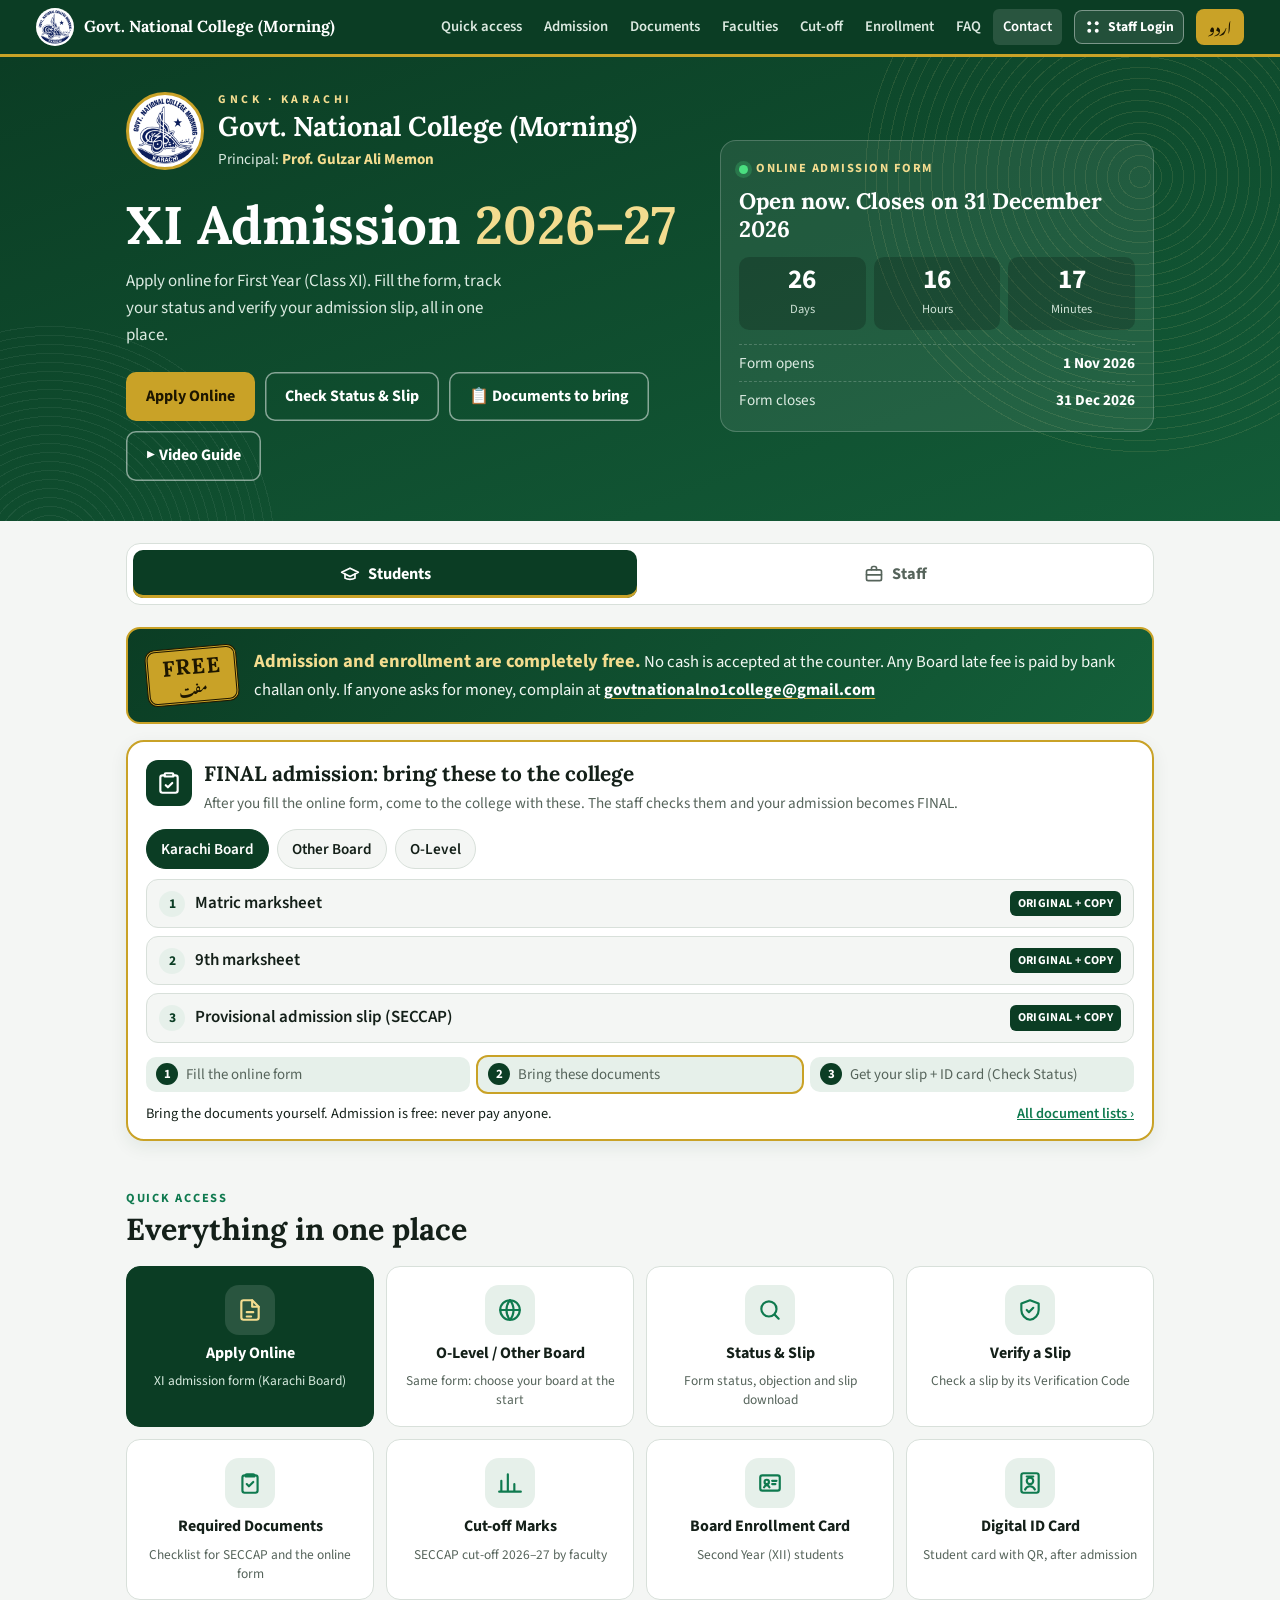
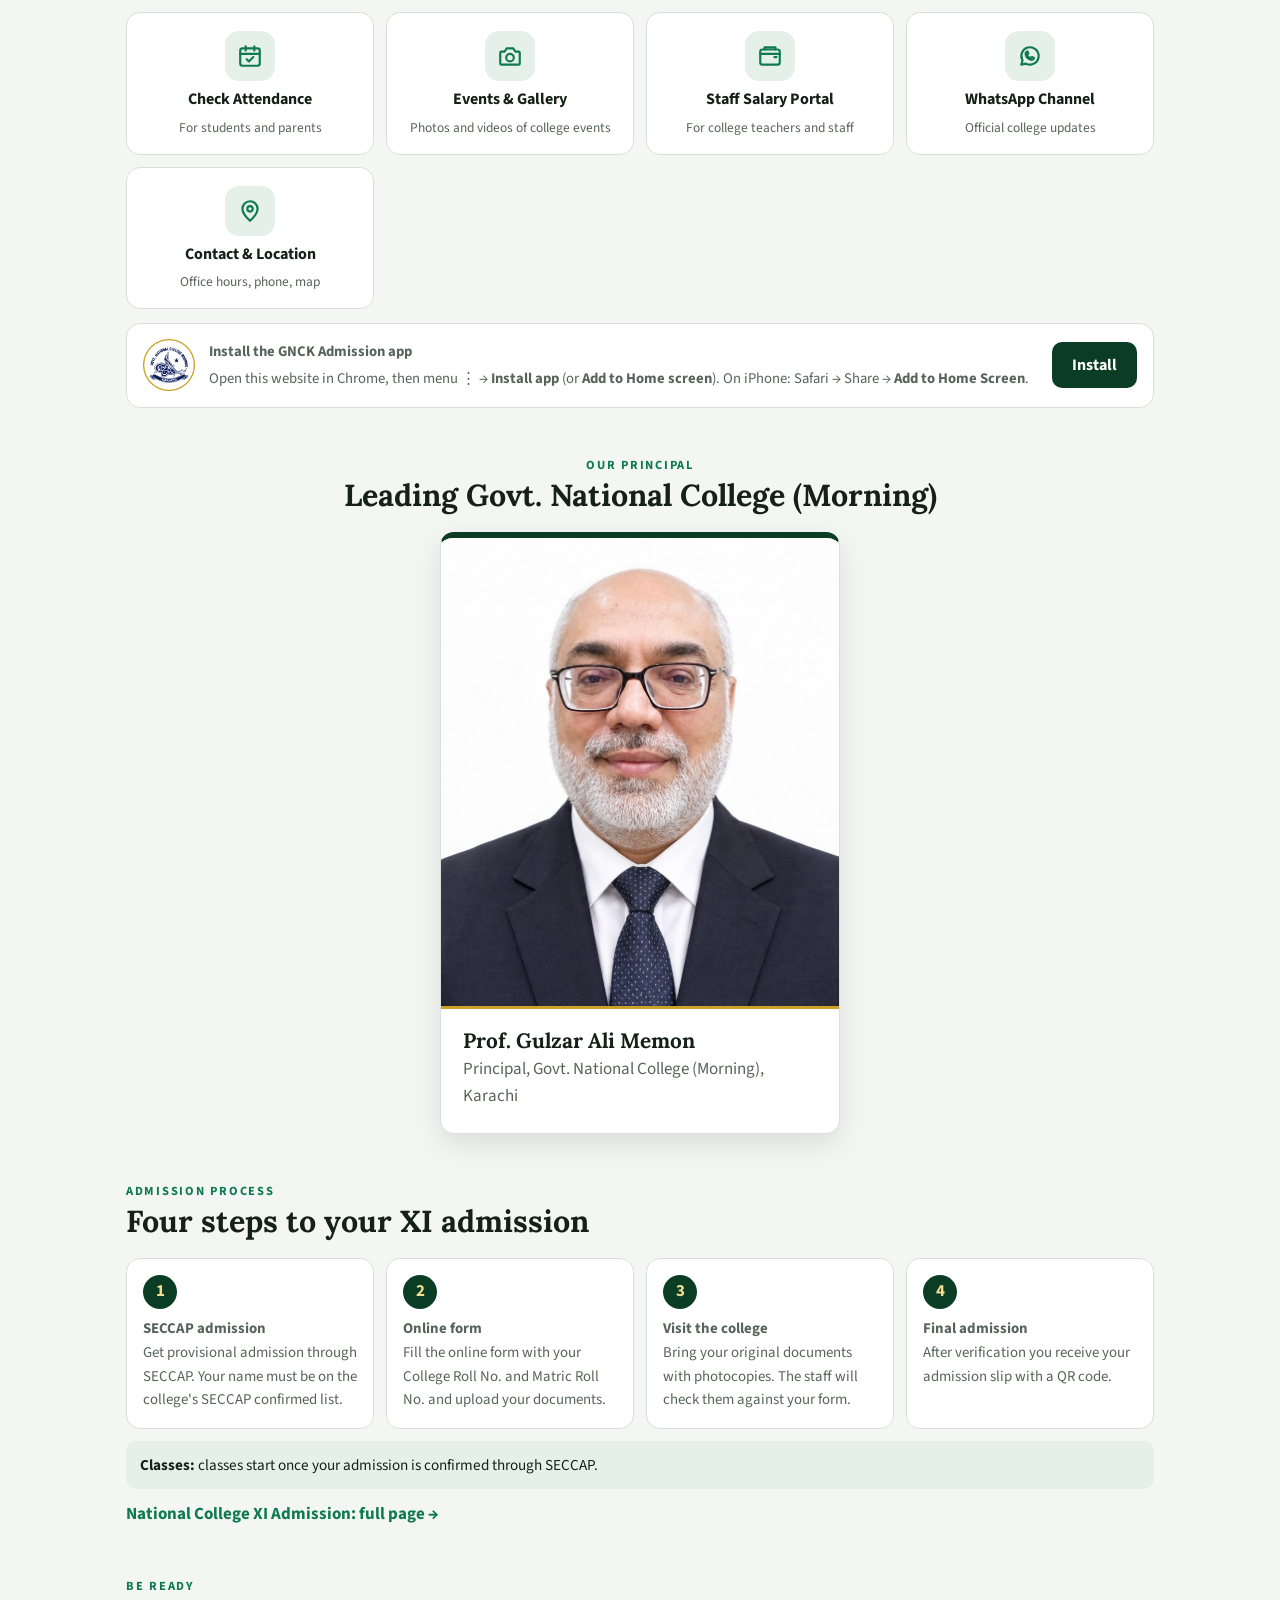
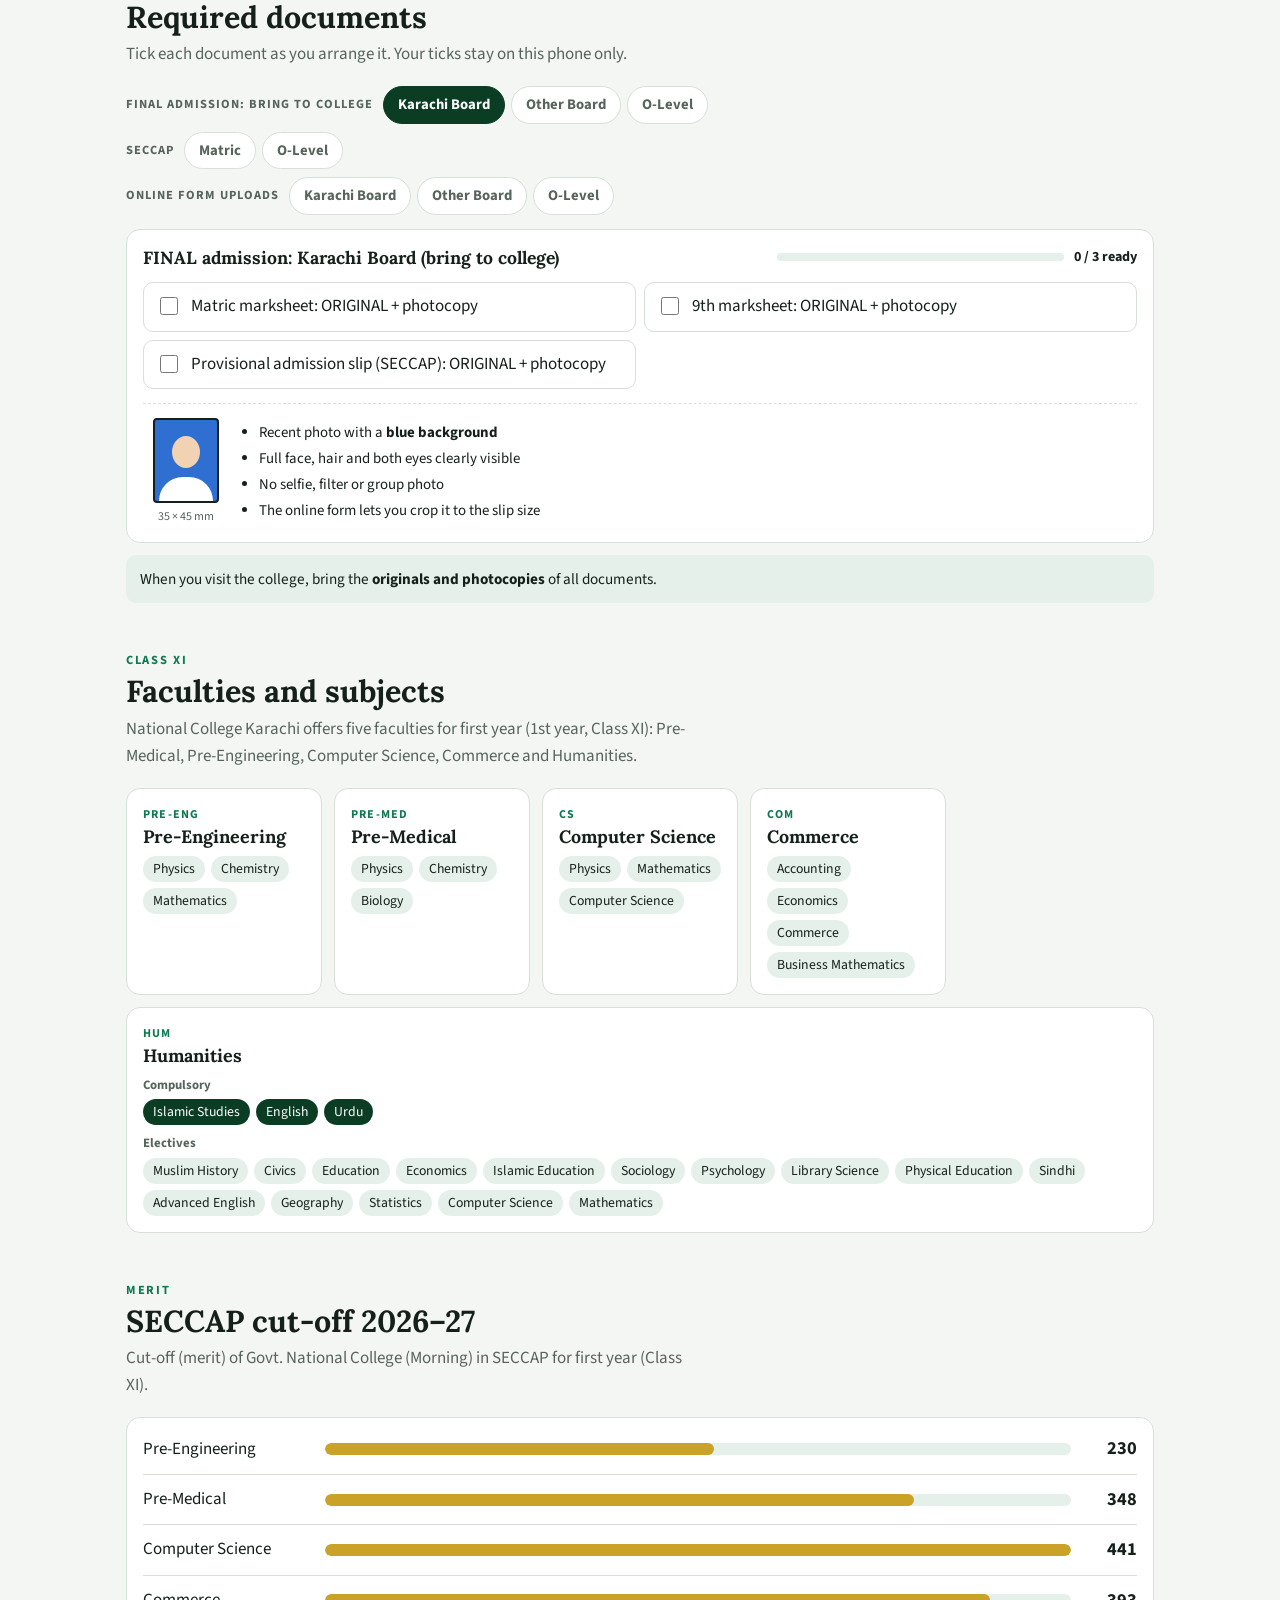
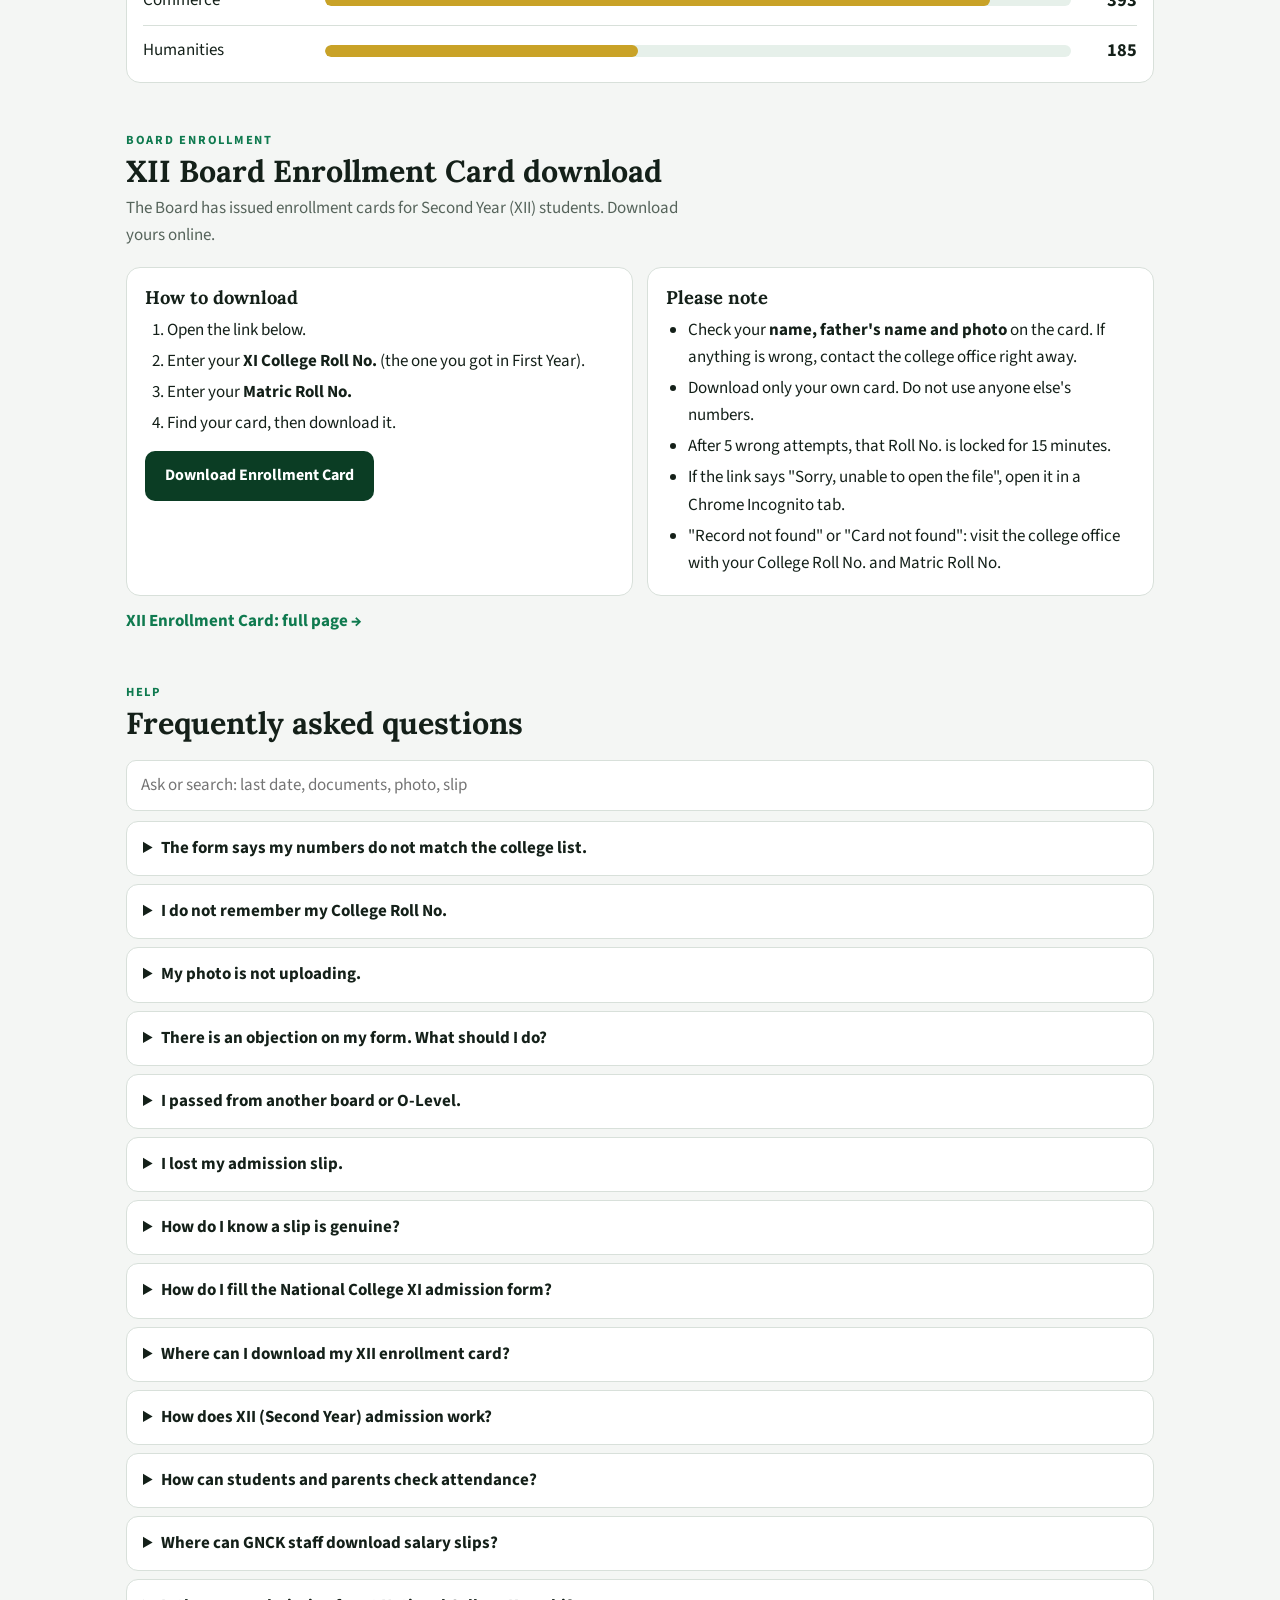
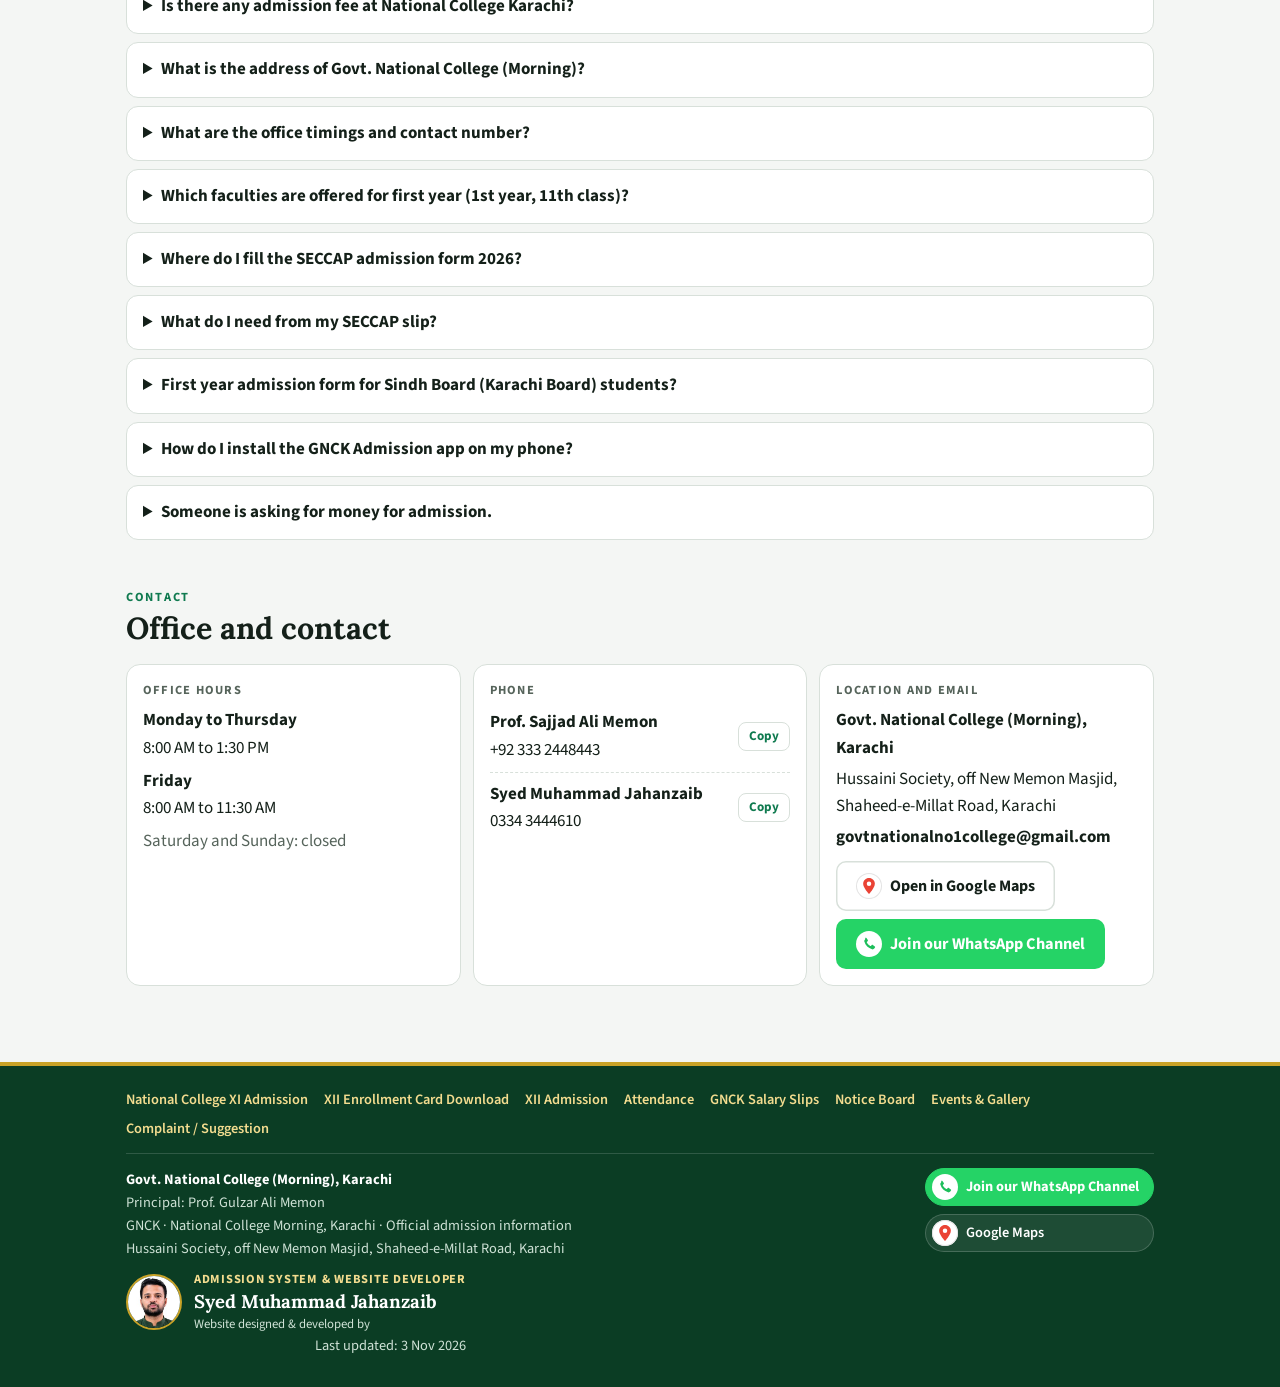
<file: index.html>
<!doctype html>
<html lang="en" dir="ltr" data-view="students">
<head>
<meta charset="utf-8">
<meta name="viewport" content="width=device-width, initial-scale=1, viewport-fit=cover">
<meta name="theme-color" content="#0b3d24">
<meta name="author" content="Syed Muhammad Jahanzaib">
<link rel="canonical" href="https://gnck.edu.pk/">
<meta property="og:url" content="https://gnck.edu.pk/">
<link rel="icon" type="image/png" sizes="192x192" href="/favicon.png">
<link rel="icon" type="image/png" sizes="48x48" href="/favicon-48.png">
<link rel="apple-touch-icon" href="/icon-192.png">
<link rel="manifest" href="/manifest.webmanifest">
<meta name="mobile-web-app-capable" content="yes">
<meta name="apple-mobile-web-app-capable" content="yes">
<meta name="apple-mobile-web-app-title" content="GNCK Admission">
<meta name="apple-mobile-web-app-status-bar-style" content="black-translucent">
<title>GNCK Admission 2026-27 | Government National College Morning Karachi: XI Form, XII Enrollment Card</title>
<meta name="description" content="GNCK - Govt. National College (Morning), Karachi (Government National College). First year (1st year, 11th class, inter) XI admission 2026-27: online XI form, status and slip. XII enrollment card download, XII admission, attendance, SECCAP cut-off, Pre-Medical, Pre-Engineering, Computer Science, Commerce, Humanities. Admission is free. Shaheed-e-Millat Road, Karachi.">
<meta property="og:title" content="GNCK Admission 2026-27 | Government National College Morning Karachi">
<meta property="og:description" content="National College XI admission form, status and slip, XII enrollment card download, attendance, documents, cut-off and staff salary slips.">
<meta property="og:type" content="website">
<meta property="og:site_name" content="GNCK Admission">
<meta property="og:image" content="https://gnck.edu.pk/favicon.png">
<link rel="preconnect" href="https://fonts.googleapis.com">
<link rel="preconnect" href="https://fonts.gstatic.com" crossorigin>
<link rel="stylesheet" href="https://fonts.googleapis.com/css2?family=Lora:wght@600;700&family=Source+Sans+3:wght@400;600;700&family=Noto+Nastaliq+Urdu:wght@400;600&display=swap">
<script type="application/ld+json">{"@context":"https://schema.org","@type":"WebSite","name":"GNCK Admission","alternateName":["Govt. National College (Morning), Karachi","GNC Morning Karachi","GNCK","National College Admission","Govt National College"],"url":"https://gnck.edu.pk/"}</script>
<script type="application/ld+json">{"@context":"https://schema.org","@type":"CollegeOrUniversity","name":"Govt. National College (Morning), Karachi","alternateName":["GNCK","GNCK Karachi","National College","National College Morning","National College Karachi","Govt National College","Govt. National College Karachi","Government National College Karachi","GNC Morning Karachi"],"url":"https://gnck.edu.pk/","logo":"https://gnck.edu.pk/favicon.png","email":"govtnationalno1college@gmail.com","telephone":"+92-333-2448443","openingHours":["Mo-Th 08:00-13:30","Fr 08:00-11:30"],"address":{"@type":"PostalAddress","streetAddress":"Hussaini Society, off New Memon Masjid, Shaheed-e-Millat Road","addressLocality":"Karachi","addressRegion":"Sindh","addressCountry":"PK"},"geo":{"@type":"GeoCoordinates","latitude":24.88455,"longitude":67.060145},"hasMap":"https://maps.app.goo.gl/5RZTDBZNfoEu52ge6","sameAs":["https://whatsapp.com/channel/0029VbDTnoP7j6g4Ll3sgT3F"],"employee":{"@type":"Person","name":"Prof. Gulzar Ali Memon","honorificPrefix":"Prof.","jobTitle":"Principal","image":"https://gnck.edu.pk/principal-full.jpg"}}</script>
<style>
/* Layout: college green letterhead with gold rule (same identity as the slips and
   the online form), live admission status beside the headline, sticky section nav,
   then one reading column of task blocks; tabs for the two document sets. */
:root {
  --green: #0b3d24;
  --green-2: #135c38;
  --gold: #c9a227;
  --gold-soft: #f3dc8f;
  --paper: #f4f6f4;
  --card: #ffffff;
  --fg: #142019;
  --muted: #56645b;
  --line: #d8e0da;
  --chip: #e6f0ea;
  --accent: #0f7a4f;
  --warn-bg: #fff6dc;
  --warn-fg: #6b4e00;
  --f-display: "Lora", Georgia, "Times New Roman", serif;
  --f-body: "Source Sans 3", "Segoe UI", Arial, sans-serif;
  --f-urdu: "Noto Nastaliq Urdu", "Jameel Noori Nastaleeq", "Urdu Typesetting", serif;
}
@media (prefers-color-scheme: dark) {
  :root:not([data-theme="light"]) {
    --green: #0c2e1d; --green-2: #12452b; --gold: #d9b443; --gold-soft: #f3dc8f;
    --paper: #0b1310; --card: #121d17; --fg: #e5ede8; --muted: #a0b0a6; --line: #23352a;
    --chip: #16301f; --accent: #45c487; --warn-bg: #2a2413; --warn-fg: #f0d58a; color-scheme: dark;
  }
}
:root[data-theme="dark"] {
  --green: #0c2e1d; --green-2: #12452b; --gold: #d9b443; --gold-soft: #f3dc8f;
  --paper: #0b1310; --card: #121d17; --fg: #e5ede8; --muted: #a0b0a6; --line: #23352a;
  --chip: #16301f; --accent: #45c487; --warn-bg: #2a2413; --warn-fg: #f0d58a; color-scheme: dark;
}
* { box-sizing: border-box; }
html { scroll-behavior: smooth; scroll-padding-top: 72px; }
body { margin: 0; background: var(--paper); color: var(--fg); font-family: var(--f-body); font-size: 17px; line-height: 1.6; }
html[lang="ur"] body { font-family: var(--f-urdu); font-size: 16px; line-height: 2.15; }
html[lang="ur"] .en, html:not([lang="ur"]) .ur { display: none !important; }
.wrap { max-width: 1060px; margin: 0 auto; padding-left: max(16px, env(safe-area-inset-left, 0px)); padding-right: max(16px, env(safe-area-inset-right, 0px)); }
h1, h2, h3 { font-family: var(--f-display); text-wrap: balance; margin: 0; line-height: 1.2; }
html[lang="ur"] h1, html[lang="ur"] h2, html[lang="ur"] h3 { font-family: var(--f-urdu); line-height: 1.9; font-weight: 600; }
a { color: var(--accent); }
:focus-visible { outline: 3px solid var(--gold); outline-offset: 2px; border-radius: 4px; }
.num { direction: ltr; unicode-bidi: isolate; font-family: var(--f-body); }

/* ---------- Top bar ---------- */
body::before { content: ""; position: fixed; inset: 0 0 auto; height: env(safe-area-inset-top, 0px); z-index: 20; background: var(--green); }
.top { position: sticky; top: env(safe-area-inset-top, 0px); z-index: 15; background: var(--green); color: #fff; border-bottom: 3px solid var(--gold); }
.top .wrap { max-width: 1240px; display: flex; align-items: center; gap: 12px; padding-block: 8px; }
.brandmini { display: flex; align-items: center; gap: 10px; text-decoration: none; color: #fff; min-width: 0; }
.brandmini img { width: 38px; height: 38px; border-radius: 50%; background: #fff; padding: 2px; flex: none; }
.brandmini b { font-family: var(--f-display); font-size: 1rem; white-space: nowrap; overflow: hidden; text-overflow: ellipsis; }
html[lang="ur"] .brandmini b { font-family: var(--f-urdu); font-size: .95rem; }
.navlinks { display: flex; gap: 2px; margin-inline-start: auto; overflow-x: auto; scrollbar-width: none; }
.navlinks::-webkit-scrollbar { display: none; }
.navlinks a { color: #dbe9e0; text-decoration: none; font-size: .92rem; font-weight: 600; padding: 6px 10px; border-radius: 6px; white-space: nowrap; }
.navlinks a:hover, .navlinks a.on { background: rgba(255,255,255,.12); color: #fff; }
.langbtn { flex: none; font: inherit; font-weight: 700; font-size: .9rem; background: var(--gold); color: #1d1600; border: 0; border-radius: 8px; padding: 6px 12px; cursor: pointer; }
html:not([lang="ur"]) .langbtn { font-family: var(--f-urdu); }
@media (max-width: 860px) { .navlinks { display: none; } .langbtn { margin-inline-start: auto; } }

/* ---------- Hero ---------- */
.hero { position: relative; overflow: hidden; background: linear-gradient(160deg, var(--green) 0%, var(--green-2) 100%); color: #fff; }
.hero::before, .hero::after { content: ""; position: absolute; border-radius: 50%; pointer-events: none; }
.hero::before { inset-inline-end: -140px; top: -160px; width: 560px; height: 560px; background: repeating-radial-gradient(circle, transparent 0 10px, rgba(243,220,143,.10) 10px 11px); }
.hero::after { inset-inline-start: -180px; bottom: -260px; width: 460px; height: 460px; background: repeating-radial-gradient(circle, transparent 0 8px, rgba(255,255,255,.06) 8px 9px); }
.hero .wrap { position: relative; z-index: 1; padding-block: 34px 40px; display: grid; grid-template-columns: minmax(0, 1.3fr) minmax(0, 1fr); gap: 30px; align-items: center; }
@media (max-width: 820px) { .hero .wrap { grid-template-columns: 1fr; padding-block: 24px 30px; } }
.crest { display: flex; gap: 14px; align-items: center; }
.crest img { width: 78px; height: 78px; border-radius: 50%; background: #fff; border: 3px solid var(--gold); padding: 3px; flex: none; }
.crest .prin { margin-top: 4px; font-size: .95rem; color: #dcebe2; }
.crest .prin b { color: var(--gold-soft); }
.crest .city { letter-spacing: .3em; font-size: .74rem; font-weight: 700; color: var(--gold-soft); font-family: var(--f-body); }
.crest .nm { font-family: var(--f-display); font-size: clamp(1.25rem, 3.2vw, 1.7rem); font-weight: 700; line-height: 1.2; }
html[lang="ur"] .crest .nm { font-family: var(--f-urdu); }
.hero h1 { margin-top: 22px; font-size: clamp(2.1rem, 6vw, 3.3rem); }
.hero h1 em { font-style: normal; color: var(--gold-soft); }
.hero .lede { margin: 12px 0 0; color: #dcebe2; max-width: 50ch; font-size: 1.06rem; }
.cta { display: flex; flex-wrap: wrap; gap: 10px; margin-top: 22px; }
.btn { display: inline-flex; align-items: center; justify-content: center; gap: 8px; text-decoration: none; font-weight: 700; border-radius: 10px; padding: 12px 20px; font-size: 1rem; border: 0; cursor: pointer; font-family: inherit; transition: transform .15s, background .15s; }
.btn.pri { background: var(--gold); color: #1d1600; }
.btn.pri:hover { transform: translateY(-1px); }
.btn.ghost { color: #fff; box-shadow: inset 0 0 0 1.5px rgba(255,255,255,.5); }
.btn.ghost:hover { background: rgba(255,255,255,.08); }
.btn.out { color: var(--fg); box-shadow: inset 0 0 0 1.5px var(--line); background: transparent; }
.btn.out:hover { box-shadow: inset 0 0 0 1.5px var(--accent); }
.btn.solid { background: var(--green); color: #fff; }

.status { background: rgba(255,255,255,.08); border: 1px solid rgba(255,255,255,.2); border-radius: 16px; padding: 18px; }
.status .k { display: flex; align-items: center; gap: 8px; font-size: .78rem; letter-spacing: .12em; font-weight: 700; color: var(--gold-soft); text-transform: uppercase; font-family: var(--f-body); }
html[lang="ur"] .status .k { letter-spacing: 0; font-family: var(--f-urdu); font-size: .85rem; text-transform: none; }
.dot { width: 9px; height: 9px; border-radius: 50%; background: #f5c542; box-shadow: 0 0 0 4px rgba(245,197,66,.22); flex: none; }
.dot.live { background: #4ade80; box-shadow: 0 0 0 4px rgba(74,222,128,.22); }
.dot.off { background: #f87171; box-shadow: 0 0 0 4px rgba(248,113,113,.22); }
.status .big { margin-top: 8px; font-family: var(--f-display); font-size: 1.4rem; font-weight: 700; line-height: 1.25; }
html[lang="ur"] .status .big { font-family: var(--f-urdu); line-height: 1.9; }
.count { display: grid; grid-template-columns: repeat(3, minmax(0, 1fr)); gap: 8px; margin-top: 14px; }
.count div { background: rgba(0,0,0,.2); border-radius: 10px; padding: 8px 4px; text-align: center; }
.count b { display: block; font-family: var(--f-body); font-size: 1.7rem; font-variant-numeric: tabular-nums; line-height: 1.1; }
.count span { font-size: .78rem; color: #cfe2d6; }
.dates { margin-top: 14px; display: grid; gap: 6px; font-size: .95rem; color: #dcebe2; }
.dates div { display: flex; justify-content: space-between; gap: 10px; border-top: 1px dashed rgba(255,255,255,.2); padding-top: 6px; }
.dates b { color: #fff; }

/* ---------- Sections ---------- */
main { padding-bottom: 20px; }
section { margin-top: 48px; }
.sh { margin-bottom: 18px; }
.sh .eyebrow { display: block; font-size: .78rem; letter-spacing: .14em; font-weight: 700; color: var(--accent); text-transform: uppercase; margin-bottom: 2px; font-family: var(--f-body); }
html[lang="ur"] .sh .eyebrow { letter-spacing: 0; text-transform: none; font-family: var(--f-urdu); font-size: .85rem; }
.sh h2 { font-size: clamp(1.45rem, 3.4vw, 1.9rem); }
.sh p { margin: 6px 0 0; color: var(--muted); max-width: 70ch; }
.card { background: var(--card); border: 1px solid var(--line); border-radius: 14px; }

.free { position: relative; overflow: hidden; margin-top: 22px; display: flex; gap: 16px; align-items: center; background: linear-gradient(135deg, #0b3d24 0%, #14603a 100%); color: #f1f8f3; border: 2px solid var(--gold); border-radius: 14px; padding: 18px 18px; animation: freeGlow 2.4s ease-in-out infinite; }
.free::after { content: ""; position: absolute; top: 0; bottom: 0; width: 40%; left: -60%; background: linear-gradient(100deg, transparent, rgba(255,255,255,.18), transparent); transform: skewX(-18deg); animation: freeShine 3.6s ease-in-out infinite; pointer-events: none; }
@keyframes freeGlow { 0%, 100% { box-shadow: 0 0 0 0 rgba(201,162,39,.55); } 50% { box-shadow: 0 0 0 8px rgba(201,162,39,0), 0 0 22px 2px rgba(243,220,143,.35); } }
@keyframes freeShine { 0% { left: -60%; } 60%, 100% { left: 130%; } }
@keyframes stampPulse { 0%, 100% { transform: rotate(-5deg) scale(1); } 50% { transform: rotate(-5deg) scale(1.08); } }
.free .stamp { position: relative; z-index: 1; flex: none; display: flex; flex-direction: column; align-items: center; font-family: var(--f-display); font-weight: 700; font-size: 1.35rem; letter-spacing: .06em; color: #1d1600; background: var(--gold); border: 3px double #1d1600; border-radius: 10px; padding: 4px 14px 2px; transform: rotate(-5deg); animation: stampPulse 1.6s ease-in-out infinite; line-height: 1.15; }
.free .stamp small { font-family: var(--f-urdu); font-size: .78rem; letter-spacing: 0; line-height: 1.6; }
.free p { position: relative; z-index: 1; margin: 0; min-width: 0; font-size: 1.04rem; }
.free p b { color: var(--gold-soft); font-size: 1.12em; }
.free .mail { color: #fff; text-decoration: underline; text-decoration-color: var(--gold); text-underline-offset: 3px; }
.free .mail { display: inline-block; }
@media (max-width: 600px) { .free { flex-direction: column; align-items: flex-start; } .free .mail { display: block; margin-top: 4px; word-break: break-all; } }
.mail { font-weight: 700; direction: ltr; unicode-bidi: isolate; font-family: var(--f-body); }

/* services */
.svc { display: grid; grid-template-columns: repeat(5, minmax(0, 1fr)); gap: 12px; }
@media (max-width: 980px) { .svc { grid-template-columns: repeat(2, minmax(0, 1fr)); } }
@media (max-width: 520px) { .svc { grid-template-columns: 1fr; } }
.tile { display: flex; flex-direction: column; gap: 6px; text-decoration: none; color: var(--fg); padding: 18px; min-width: 0; transition: border-color .15s, transform .15s; }
.tile:hover { border-color: var(--accent); transform: translateY(-2px); }
.tile .ic { width: 42px; height: 42px; border-radius: 10px; background: var(--chip); color: var(--accent); display: grid; place-items: center; }
.tile .ic svg { width: 22px; height: 22px; }
.tile .t { font-weight: 700; font-size: 1.05rem; line-height: 1.35; }
.tile .d { color: var(--muted); font-size: .92rem; }
.tile .go { margin-top: auto; padding-top: 4px; font-weight: 700; color: var(--accent); font-size: .92rem; }
.tile.main { background: var(--green); border-color: var(--green); color: #fff; }
.tile.main .ic { background: rgba(255,255,255,.12); color: var(--gold-soft); }
.tile.main .d, .tile.main .go { color: #d7ebdf; }

/* process */
.steps { list-style: none; margin: 0; padding: 0; display: grid; grid-template-columns: repeat(4, minmax(0, 1fr)); gap: 12px; counter-reset: s; }
@media (max-width: 860px) { .steps { grid-template-columns: 1fr; } }
.steps li { counter-increment: s; padding: 16px; position: relative; min-width: 0; }
.steps li::before { content: counter(s); display: grid; place-items: center; width: 34px; height: 34px; border-radius: 50%; background: var(--green); color: var(--gold-soft); font-weight: 700; font-family: var(--f-body); margin-bottom: 8px; }
.steps b { display: block; font-size: 1.02rem; }
.steps span { color: var(--muted); font-size: .93rem; display: block; }
.note { margin-top: 12px; padding: 12px 14px; border-radius: 10px; background: var(--chip); font-size: .95rem; }

/* documents */
.tabsbar { display: flex; flex-wrap: wrap; gap: 6px; align-items: center; }
.tabsbar .grp { font-size: .78rem; font-weight: 700; color: var(--muted); letter-spacing: .08em; text-transform: uppercase; margin-inline-end: 4px; font-family: var(--f-body); }
html[lang="ur"] .tabsbar .grp { letter-spacing: 0; text-transform: none; font-family: var(--f-urdu); }
.tabsbar button { font: inherit; font-size: .92rem; font-weight: 700; border: 1px solid var(--line); background: var(--card); color: var(--muted); border-radius: 999px; padding: 6px 14px; cursor: pointer; }
.tabsbar button[aria-selected="true"] { background: var(--green); border-color: var(--green); color: #fff; }
.tabsbar + .tabsbar { margin-top: 8px; }
.docbox { margin-top: 14px; padding: 16px; }
.dochead { display: flex; flex-wrap: wrap; justify-content: space-between; align-items: center; gap: 10px; }
.dochead h3 { font-size: 1.1rem; }
.prog { display: flex; align-items: center; gap: 10px; min-width: 200px; flex: 1 1 220px; max-width: 360px; }
.bar { flex: 1; height: 8px; border-radius: 999px; background: var(--chip); overflow: hidden; }
.bar i { display: block; height: 100%; width: 0; background: var(--accent); border-radius: 999px; transition: width .25s; }
.prog span { font-size: .88rem; font-weight: 700; font-variant-numeric: tabular-nums; white-space: nowrap; font-family: var(--f-body); }
.checks { list-style: none; margin: 14px 0 0; padding: 0; display: grid; grid-template-columns: repeat(2, minmax(0, 1fr)); gap: 8px; }
@media (max-width: 640px) { .checks { grid-template-columns: 1fr; } }
.checks label { display: flex; gap: 10px; align-items: flex-start; border: 1px solid var(--line); border-radius: 10px; padding: 10px 12px; cursor: pointer; min-width: 0; }
.checks input { width: 18px; height: 18px; margin-top: 4px; accent-color: var(--accent); flex: none; }
.checks small { display: block; color: var(--muted); font-size: .86rem; }
.checks label:has(input:checked) { border-color: var(--accent); background: var(--chip); }
.photo { margin-top: 14px; display: grid; grid-template-columns: 86px minmax(0, 1fr); gap: 14px; align-items: center; border-top: 1px dashed var(--line); padding-top: 14px; }
.ph { width: 66px; height: 85px; margin: 0 auto; border: 2px solid var(--fg); border-radius: 4px; background: #2f6fd1; position: relative; overflow: hidden; }
.ph::before { content: ""; position: absolute; left: 50%; top: 16px; width: 28px; height: 32px; border-radius: 50%; transform: translateX(-50%); background: #f1d3b3; }
.ph::after { content: ""; position: absolute; left: 50%; bottom: 0; width: 54px; height: 24px; border-radius: 30px 30px 0 0; transform: translateX(-50%); background: #fff; }
.mm { text-align: center; font-size: .75rem; color: var(--muted); margin-top: 4px; font-family: var(--f-body); }
.photo ul { margin: 0; padding-inline-start: 1.1em; display: grid; gap: 2px; font-size: .93rem; }

/* faculties */
.fac { display: grid; grid-template-columns: repeat(auto-fit, minmax(190px, 1fr)); gap: 12px; }
.fc { padding: 16px; min-width: 0; }
.fc .code { font-size: .75rem; font-weight: 700; letter-spacing: .1em; color: var(--accent); font-family: var(--f-body); }
.fc h3 { font-size: 1.12rem; margin: 2px 0 8px; }
.chips { display: flex; flex-wrap: wrap; gap: 6px; }
.chip { background: var(--chip); border-radius: 999px; padding: 2px 10px; font-size: .86rem; }
.chip.req { background: var(--green); color: #fff; }
.fc .lbl { font-size: .8rem; color: var(--muted); font-weight: 700; margin: 8px 0 4px; }
.fc.wide { grid-column: 1 / -1; }

/* cut-off */
.cut { padding: 6px 16px; }
.cr { display: grid; grid-template-columns: minmax(0, 170px) minmax(0, 1fr) 54px; gap: 12px; align-items: center; padding: 10px 0; border-bottom: 1px solid var(--line); }
.cr:last-child { border-bottom: 0; }
.cr .bar { height: 12px; }
.cr .bar i { background: var(--gold); }
.cr b { text-align: end; font-size: 1.15rem; font-variant-numeric: tabular-nums; font-family: var(--f-body); }
@media (max-width: 520px) { .cr { grid-template-columns: minmax(0, 1fr) 50px; } .cr .bar { grid-column: 1 / -1; grid-row: 2; } }

/* two-col info */
.two { display: grid; grid-template-columns: repeat(2, minmax(0, 1fr)); gap: 14px; }
@media (max-width: 820px) { .two { grid-template-columns: 1fr; } }
.info { padding: 18px; min-width: 0; }
.info h3 { font-size: 1.15rem; margin-bottom: 6px; }
.info ol, .info ul { margin: 8px 0 0; padding-inline-start: 1.3em; display: grid; gap: 4px; }
.info .row { display: flex; flex-wrap: wrap; gap: 8px; margin-top: 14px; }
.tag { display: inline-block; font-size: .75rem; font-weight: 700; letter-spacing: .06em; background: var(--chip); color: var(--accent); border-radius: 6px; padding: 2px 8px; font-family: var(--f-body); }
html[lang="ur"] .tag { font-family: var(--f-urdu); letter-spacing: 0; }

/* FAQ */
.faqs input { width: 100%; font: inherit; padding: 11px 14px; border-radius: 10px; border: 1px solid var(--line); background: var(--card); color: var(--fg); margin-bottom: 10px; }
.fqa { background: var(--chip); border: 1px solid var(--line); border-radius: 12px; padding: 4px 16px; margin-bottom: 10px; }
.fqa p { margin: 10px 0; font-weight: 600; }
.fqa a { font-weight: 700; margin-inline-start: 4px; }
details { background: var(--card); border: 1px solid var(--line); border-radius: 12px; padding: 0 16px; }
details + details { margin-top: 8px; }
summary { cursor: pointer; padding: 13px 0; font-weight: 700; }
details p { margin: 0 0 14px; color: var(--muted); }

/* contact */
.contact { display: grid; grid-template-columns: repeat(3, minmax(0, 1fr)); gap: 12px; }
@media (max-width: 900px) { .contact { grid-template-columns: 1fr; } }
.ci { padding: 16px; min-width: 0; }
.ci .k { font-size: .78rem; font-weight: 700; letter-spacing: .1em; color: var(--muted); text-transform: uppercase; font-family: var(--f-body); }
html[lang="ur"] .ci .k { letter-spacing: 0; text-transform: none; font-family: var(--f-urdu); }
.person { display: flex; justify-content: space-between; align-items: center; gap: 10px; padding: 8px 0; border-bottom: 1px dashed var(--line); }
.person:last-child { border-bottom: 0; }
.person b { display: block; }
.phone { display: block; font-family: var(--f-body); direction: ltr; unicode-bidi: isolate; font-variant-numeric: tabular-nums; }
.copy { font: inherit; font-size: .82rem; font-weight: 700; border: 1px solid var(--line); background: transparent; color: var(--accent); border-radius: 8px; padding: 3px 10px; cursor: pointer; flex: none; }


/* ---------- v1.6: Students / Staff tabs (WEB6) ---------- */
html[data-view="staff"] .v-st, html[data-view="students"] .v-sf { display: none !important; }
.mtabs { display: grid; grid-template-columns: 1fr 1fr; gap: 6px; margin-top: 22px; padding: 6px; background: var(--card); border: 1px solid var(--line); border-radius: 14px; }
.mtabs button { font: inherit; font-weight: 700; font-size: 1.02rem; display: flex; align-items: center; justify-content: center; gap: 8px; border: 0; border-radius: 10px; padding: 11px 10px; background: transparent; color: var(--muted); cursor: pointer; }
.mtabs button svg { width: 20px; height: 20px; flex: none; }
.mtabs button[aria-selected="true"] { background: var(--green); color: #fff; box-shadow: inset 0 -3px 0 var(--gold); }
.mtabs button:not([aria-selected="true"]):hover { background: var(--chip); color: var(--fg); }
/* ---------- v1.6: Quick Access grid (WEB8) ---------- */
.qa { display: grid; grid-template-columns: repeat(4, minmax(0, 1fr)); gap: 12px; }
@media (max-width: 900px) { .qa { grid-template-columns: repeat(3, minmax(0, 1fr)); } }
@media (max-width: 600px) { .qa { grid-template-columns: repeat(2, minmax(0, 1fr)); gap: 10px; } }
.qt { position: relative; align-items: center; text-align: center; gap: 8px; padding: 18px 10px 16px; min-height: 132px; justify-content: flex-start; }
.qt .ic { width: 50px; height: 50px; border-radius: 14px; }
.qt .ic svg { width: 26px; height: 26px; }
.qt .t { font-size: 1rem; }
.qt .d { font-size: .84rem; line-height: 1.4; }
html[lang="ur"] .qt .d { line-height: 1.9; }
.qt.soon { cursor: default; opacity: .78; border-style: dashed; }
.qt.soon:hover { transform: none; border-color: var(--line); }
.qt .badge { position: absolute; top: 8px; inset-inline-end: 8px; font-size: .68rem; font-weight: 700; background: var(--warn-bg); color: var(--warn-fg); border-radius: 999px; padding: 1px 8px; font-family: var(--f-body); letter-spacing: .02em; }
html[lang="ur"] .qt .badge { font-family: var(--f-urdu); letter-spacing: 0; }
@media (max-width: 600px) { .qt { min-height: 118px; padding: 16px 8px 14px; } .qt .d { display: none; } }
/* ---------- v1.6: install the app (WEB3) ---------- */
.inst { margin-top: 14px; display: flex; flex-wrap: wrap; align-items: center; gap: 14px; padding: 14px 16px; }
.inst img { width: 52px; height: 52px; border-radius: 12px; flex: none; }
.inst .tx { flex: 1 1 260px; min-width: 0; }
.inst .tx > b { display: block; }
.inst .tx span { color: var(--muted); font-size: .92rem; }
.inst .btn { flex: none; }
.instbtn { flex: none; font: inherit; font-weight: 700; font-size: .85rem; background: transparent; color: #fff; border: 1.5px solid rgba(255,255,255,.55); border-radius: 8px; padding: 5px 10px; cursor: pointer; }
@media (max-width: 860px) { .instbtn { margin-inline-start: auto; } .instbtn + .langbtn { margin-inline-start: 0; } }
@media (display-mode: standalone) { .inst, .instbtn { display: none !important; } }


/* ---------- v1.7.2: Principal card ---------- */
#leader .sh { text-align: center; }
#leader .sh p { margin-inline: auto; }
.lead { max-width: 400px; margin: 0 auto; overflow: hidden; border-top: 6px solid var(--green); box-shadow: 0 10px 28px rgba(0,0,0,.10); }
.lead img { display: block; width: 100%; height: auto; aspect-ratio: 800 / 941; object-fit: cover; background: #fff; }
.lead .lb { padding: 18px 22px 22px; border-top: 3px solid var(--gold); }
.lead .lb b { display: block; font-family: var(--f-display); font-size: 1.3rem; line-height: 1.3; }
html[lang="ur"] .lead .lb b { font-family: var(--f-urdu); line-height: 1.9; }
.lead .lb span.r { display: block; color: var(--muted); margin-top: 2px; }
/* ---------- v1.7: Staff Login menu (four dots) ---------- */
.smenu { position: relative; flex: none; }
.smbtn { display: flex; align-items: center; gap: 6px; font: inherit; font-weight: 700; font-size: .85rem; background: rgba(255,255,255,.1); color: #fff; border: 1.5px solid rgba(255,255,255,.4); border-radius: 8px; padding: 5px 9px; cursor: pointer; }
.smbtn svg { width: 18px; height: 18px; flex: none; }
.smbtn[aria-expanded="true"] { background: var(--gold); color: #1d1600; border-color: var(--gold); }
@media (max-width: 520px) { .smbtn .lbl { display: none; } }
@media (max-width: 860px) { .smenu { margin-inline-start: auto; } .instbtn:not([hidden]) + .smenu, .smenu + .langbtn { margin-inline-start: 0; } }
.smpanel { position: absolute; top: calc(100% + 10px); inset-inline-end: 0; width: min(320px, calc(100vw - 24px)); background: var(--card); color: var(--fg); border: 1px solid var(--line); border-top: 4px solid var(--gold); border-radius: 12px; box-shadow: 0 12px 32px rgba(0,0,0,.28); padding: 8px; z-index: 30; }
.smpanel[hidden] { display: none; }
.smpanel .hd { font-size: .74rem; font-weight: 700; letter-spacing: .1em; text-transform: uppercase; color: var(--muted); padding: 8px 10px 4px; font-family: var(--f-body); }
html[lang="ur"] .smpanel .hd { letter-spacing: 0; text-transform: none; font-family: var(--f-urdu); }
.smpanel a { display: flex; align-items: center; gap: 10px; padding: 9px 10px; border-radius: 8px; text-decoration: none; color: var(--fg); font-weight: 600; font-size: .95rem; }
.smpanel a:hover { background: var(--chip); }
.smpanel a .i { width: 32px; height: 32px; border-radius: 8px; background: var(--chip); color: var(--accent); display: grid; place-items: center; flex: none; }
.smpanel a .i svg { width: 18px; height: 18px; }
.smpanel a small { display: block; color: var(--muted); font-weight: 400; font-size: .8rem; line-height: 1.35; }
html[lang="ur"] .smpanel a small { line-height: 1.8; }
.smpanel a.soon { opacity: .6; cursor: default; }
.smpanel a.soon:hover { background: transparent; }
.smpanel a .sb { margin-inline-start: auto; font-size: .66rem; font-weight: 700; background: var(--warn-bg); color: var(--warn-fg); border-radius: 999px; padding: 1px 7px; white-space: nowrap; }
.smpanel .sep { border-top: 1px solid var(--line); margin: 6px 4px; }
.smpanel .nt { font-size: .78rem; color: var(--muted); padding: 6px 10px 4px; line-height: 1.45; }
html[lang="ur"] .smpanel .nt { line-height: 1.9; }
@media (max-width: 600px) { .smenu { position: static; } .smpanel { top: calc(100% + 6px); inset-inline: 12px; width: auto; max-height: calc(100vh - 90px); overflow-y: auto; } }
footer { margin-top: 56px; background: var(--green); color: #cfe2d6; border-top: 4px solid var(--gold); }
footer .wrap { padding-block: 22px 30px; display: flex; flex-wrap: wrap; justify-content: space-between; gap: 10px; font-size: .9rem; }
footer b { color: #fff; }
/* ---------- v1.8.1: developer credit (footer) + help line (Staff menu) ---------- */
.dev { display: flex; align-items: center; gap: 12px; text-align: start; }
.dev img { width: 56px; height: 56px; border-radius: 50%; border: 2px solid var(--gold); object-fit: cover; background: #fff; flex: none; }
.dev .r { display: block; font-size: .78rem; letter-spacing: .06em; text-transform: uppercase; color: var(--gold-soft); font-weight: 700; }
html[lang="ur"] .dev .r { letter-spacing: 0; text-transform: none; font-size: .85rem; }
.dev .n { display: block; color: #fff; font-family: var(--f-display); font-size: 1.15rem; font-weight: 700; line-height: 1.3; }
html[lang="ur"] .dev .n { font-family: var(--f-urdu); line-height: 1.9; }
.dev .u { display: block; font-size: .8rem; color: #cfe2d6; }
.smpanel .help { display: flex; align-items: center; gap: 10px; margin: 6px 4px 2px; padding: 10px; border-radius: 10px; background: var(--chip); }
.smpanel .help img { width: 40px; height: 40px; border-radius: 50%; border: 2px solid var(--gold); object-fit: cover; flex: none; background: #fff; }
.smpanel .help .t { flex: 1; min-width: 0; font-size: .82rem; line-height: 1.35; color: var(--muted); }
html[lang="ur"] .smpanel .help .t { line-height: 1.8; }
.smpanel .help .t b { display: block; color: var(--fg); font-size: .92rem; }
.smpanel .help a.wa { flex: none; display: inline-flex; align-items: center; gap: 4px; padding: 6px 10px; border-radius: 8px; background: #1fa855; color: #fff; font-weight: 700; font-size: .8rem; text-decoration: none; }
.smpanel .help a.wa:hover { background: #178a45; }

.pglink { margin: 12px 0 0; font-weight: 700; }
.pglink a { text-decoration: none; }
html[dir="rtl"] .pglink a { unicode-bidi: plaintext; }
.fpages { flex-basis: 100%; display: flex; flex-wrap: wrap; gap: 6px 16px; padding-bottom: 12px; margin-bottom: 4px; border-bottom: 1px solid rgba(255,255,255,.15); }
.fpages a { color: var(--gold-soft); font-weight: 600; text-decoration: none; }
.fpages a:hover { text-decoration: underline; }
/* v1.9.1: WhatsApp + Google Maps icons */
.sic { display: inline-flex; align-items: center; justify-content: center; width: 26px; height: 26px; min-width: 26px; border-radius: 50%; }
.sic svg { width: 20px; height: 20px; display: block; }
.sic.wa { background: #25D366; } .sic.map { background: #fff; box-shadow: inset 0 0 0 1px #e3e3e3; }
.social { display: flex; flex-direction: column; gap: 8px; }
.social a { display: inline-flex; align-items: center; gap: 8px; color: #fff; text-decoration: none; font-weight: 600; background: rgba(255,255,255,.08); border: 1px solid rgba(255,255,255,.18); border-radius: 999px; padding: 5px 14px 5px 6px; }
.social a:hover { background: rgba(255,255,255,.16); }
/* v1.9.3: big green WhatsApp button */
.wab, .social a.wab { background: #25D366 !important; color: #fff !important; border-color: #25D366 !important; box-shadow: none !important; font-weight: 700; }
.wab:hover, .social a.wab:hover { background: #1ebe5b !important; }
.wab .sic.wa { background: #fff; } .wab .sic.wa path { fill: #1ebe5b; }
.btn.wab { padding: 12px 20px; font-size: 1.02rem; }
.credit { text-align: end; }
@media (max-width: 600px) { .credit { text-align: start; } }
@media (prefers-reduced-motion: reduce) { html { scroll-behavior: auto; } .btn, .tile, .bar i { transition: none; } .free, .free::after, .free .stamp { animation: none; } .tile:hover, .btn.pri:hover { transform: none; } }
.vg-ask{position:fixed;inset:0;background:rgba(0,0,0,.55);display:flex;align-items:center;justify-content:center;padding:16px;z-index:80}
.vg-ask[hidden]{display:none}
.vg-box{background:var(--card,#fff);color:var(--fg,#142019);border-radius:16px;padding:22px;max-width:420px;width:100%;box-shadow:0 12px 40px rgba(0,0,0,.3)}
.vg-box h3{margin:0 0 6px;font-size:1.2rem}.vg-box p{margin:0 0 14px;opacity:.8}
.vg-box .cta{display:flex;flex-wrap:wrap;gap:10px}
.vg-box .btn.out{color:inherit;box-shadow:inset 0 0 0 1.5px currentColor}
</style>
<!-- Google Analytics (GA4, WEB10) -->
<script async src="https://www.googletagmanager.com/gtag/js?id=G-HG7CFTSNR5"></script>
<script>window.dataLayer=window.dataLayer||[];function gtag(){dataLayer.push(arguments);}gtag('js',new Date());gtag('config','G-HG7CFTSNR5');</script>
</head>
<body>

<header class="top">
  <div class="wrap">
    <a class="brandmini" href="#home"><img src="[data-uri]" alt=""><b><span class="en">Govt. National College (Morning)</span><span class="ur" data-nosnippet>گورنمنٹ نیشنل کالج (مارننگ)</span></b></a>
    <nav class="navlinks" aria-label="Sections">
      <a href="#services"><span class="en">Quick access</span><span class="ur" data-nosnippet>فوری رسائی</span></a>
      <a href="#process"><span class="en">Admission</span><span class="ur" data-nosnippet>داخلہ</span></a>
      <a href="#documents"><span class="en">Documents</span><span class="ur" data-nosnippet>دستاویزات</span></a>
      <a href="#faculties"><span class="en">Faculties</span><span class="ur" data-nosnippet>فیکلٹیز</span></a>
      <a href="#cutoff"><span class="en">Cut-off</span><span class="ur" data-nosnippet>کٹ آف</span></a>
      <a href="#enrollment"><span class="en">Enrollment</span><span class="ur" data-nosnippet>اینرولمنٹ</span></a>
      <a href="#faq"><span class="en">FAQ</span><span class="ur" data-nosnippet>سوالات</span></a>
      <a href="#contact"><span class="en">Contact</span><span class="ur" data-nosnippet>رابطہ</span></a>
    </nav>
    <button class="instbtn" id="instbtn" type="button" hidden><span class="en">Install app</span><span class="ur" data-nosnippet>ایپ انسٹال کریں</span></button>
    <div class="smenu">
      <button class="smbtn" id="smbtn" type="button" aria-haspopup="true" aria-expanded="false" aria-controls="smpanel"><svg viewBox="0 0 24 24" fill="currentColor" aria-hidden="true"><circle cx="7" cy="7" r="2.6"/><circle cx="17" cy="7" r="2.6"/><circle cx="7" cy="17" r="2.6"/><circle cx="17" cy="17" r="2.6"/></svg><span class="lbl"><span class="en">Staff Login</span><span class="ur" data-nosnippet>اسٹاف لاگ ان</span></span></button>
      <div class="smpanel" id="smpanel" role="menu" hidden>
        <div class="hd"><span class="en">Teachers and staff</span><span class="ur" data-nosnippet>اساتذہ اور عملہ</span></div>
        <a href="https://script.google.com/macros/s/AKfycbyuTQtponS5g2JFbPFS64W6DaCJUitUDn_6kGAx_rqOscU9dYdIkjBxs8gyeXtwJsJ5/exec" target="_blank" rel="noopener nofollow" role="menuitem"><span class="i"><svg viewBox="0 0 24 24" fill="none" stroke="currentColor" stroke-width="2" stroke-linecap="round" stroke-linejoin="round" aria-hidden="true"><rect x="3" y="6" width="18" height="14" rx="2"/><path d="M16 13h2M3 10h18M7 6V4h10v2"/></svg></span><span><span class="en">Salary / Payslip Portal</span><span class="ur" data-nosnippet>سیلری / پے سلپ پورٹل</span><small><span class="en">Personnel No. + CNIC</span><span class="ur" data-nosnippet>پرسونل نمبر + شناختی کارڈ</span></small></span></a>
        <a href="https://script.google.com/macros/s/AKfycby5KEXSxmiqXUC0hCk6jRTdc_-XagevQAWsCiEWTKjU1HLqtYm1RLPSQWn6513rPHhTHA/exec?action=staff" target="_blank" rel="noopener nofollow" role="menuitem"><span class="i"><svg viewBox="0 0 24 24" fill="none" stroke="currentColor" stroke-width="2" stroke-linecap="round" stroke-linejoin="round" aria-hidden="true"><path d="M9 4h6a1 1 0 0 1 1 1v1H8V5a1 1 0 0 1 1-1z"/><rect x="5" y="5" width="14" height="16" rx="2"/><path d="m9 13 2 2 4-4"/></svg></span><span><span class="en">Staff Page (Admission)</span><span class="ur" data-nosnippet>اسٹاف صفحہ (داخلہ)</span><small><span class="en">Check online forms: username + password</span><span class="ur" data-nosnippet>آن لائن فارم کی جانچ: یوزر نیم + پاس ورڈ</span></small></span></a>
        <a href="/attendance/scan/" role="menuitem"><span class="i"><svg viewBox="0 0 24 24" fill="none" stroke="currentColor" stroke-width="2" stroke-linecap="round" stroke-linejoin="round" aria-hidden="true"><circle cx="9" cy="8" r="3"/><path d="M3 20c.8-3.4 3.2-5 6-5s5.2 1.6 6 5M16 11l2 2 4-4"/></svg></span><span><span class="en">Teacher Attendance</span><span class="ur" data-nosnippet>اساتذہ کی حاضری</span><small><span class="en">Live QR scanner: camera opens by itself</span><span class="ur" data-nosnippet>لائیو کیو آر اسکینر: کیمرہ خود کھلتا ہے</span></small></span></a>

        <div class="help"><img src="developer-jahanzaib.jpg" width="40" height="40" alt="" loading="lazy"><div class="t"><b><span class="en">Syed Muhammad Jahanzaib</span><span class="ur" data-nosnippet>سید محمد جہانزیب</span></b><span class="en">Help / Portal Admin</span><span class="ur" data-nosnippet>مدد / پورٹل ایڈمن</span></div><a class="wa" href="https://wa.me/923343444610" target="_blank" rel="noopener"><span class="en">WhatsApp</span><span class="ur" data-nosnippet>واٹس ایپ</span></a></div>
        <div class="nt"><span class="en">Only for college staff. Every page opens with your own username and password. Never share them.</span><span class="ur" data-nosnippet>صرف کالج کے عملے کے لیے۔ ہر صفحہ آپ کے اپنے یوزر نیم اور پاس ورڈ سے کھلتا ہے۔ یہ کسی کو نہ بتائیں۔</span></div>
      </div>
    </div>
    <button class="langbtn" id="langbtn" type="button"><span class="en">اردو</span><span class="ur" data-nosnippet>English</span></button>
  </div>
</header>

<div class="hero" id="home">
  <div class="wrap">
    <div>
      <div class="crest">
        <img src="[data-uri]" alt="Govt. National College (Morning) logo">
        <div><div class="city">GNCK · KARACHI</div><div class="nm"><span class="en">Govt. National College (Morning)</span><span class="ur" data-nosnippet>گورنمنٹ نیشنل کالج (مارننگ)، کراچی</span></div><div class="prin"><span class="en">Principal: <b>Prof. Gulzar Ali Memon</b></span><span class="ur" data-nosnippet>پرنسپل: <b>پروفیسر گلزار علی میمن</b></span></div></div>
      </div>
      <h1><span class="en">XI Admission <em>2026–27</em></span><span class="ur" data-nosnippet>داخلہ جماعت گیارہویں <em class="num">2026–27</em></span></h1>
      <p class="lede"><span class="en">Apply online for First Year (Class XI). Fill the form, track your status and verify your admission slip, all in one place.</span><span class="ur" data-nosnippet>فرسٹ ایئر (جماعت گیارہویں) کے لیے آن لائن درخواست دیں۔ فارم بھریں، اپنے فارم کی صورتحال دیکھیں اور داخلہ سلپ کی تصدیق کریں، سب ایک جگہ۔</span></p>
      <div class="cta">
        <a class="btn pri" href="https://script.google.com/macros/s/AKfycby5KEXSxmiqXUC0hCk6jRTdc_-XagevQAWsCiEWTKjU1HLqtYm1RLPSQWn6513rPHhTHA/exec?action=apply" target="_blank" rel="noopener"><span class="en">Apply Online</span><span class="ur" data-nosnippet>آن لائن فارم بھریں</span></a>
        <a class="btn ghost" href="https://script.google.com/macros/s/AKfycby5KEXSxmiqXUC0hCk6jRTdc_-XagevQAWsCiEWTKjU1HLqtYm1RLPSQWn6513rPHhTHA/exec" target="_blank" rel="noopener"><span class="en">Check Status &amp; Slip</span><span class="ur" data-nosnippet>صورتحال اور سلپ دیکھیں</span></a>
        <a class="btn ghost" href="#bring"><span class="en">&#128203; Documents to bring</span><span class="ur" data-nosnippet>&#128203; کون سی دستاویزات لائیں</span></a>
        <a class="btn ghost vgbtn" href="/xi-admission/#video-guide"><span class="en">&#9654; Video Guide</span><span class="ur" data-nosnippet>&#9654; ویڈیو گائیڈ</span></a>
      </div>
    </div>
    <aside class="status" aria-live="polite">
      <div class="k"><span class="dot" id="sdot"></span><span class="en">Online Admission Form</span><span class="ur" data-nosnippet>آن لائن داخلہ فارم</span></div>
      <div class="big" id="sbig"></div>
      <div class="count" id="scount">
        <div><b id="cd">0</b><span><span class="en">Days</span><span class="ur" data-nosnippet>دن</span></span></div>
        <div><b id="ch">0</b><span><span class="en">Hours</span><span class="ur" data-nosnippet>گھنٹے</span></span></div>
        <div><b id="cm">0</b><span><span class="en">Minutes</span><span class="ur" data-nosnippet>منٹ</span></span></div>
      </div>
      <div class="dates">
        <div><span class="en">Form opens</span><span class="ur" data-nosnippet>فارم شروع</span><b class="num" id="dopen">1 Nov 2026</b></div>
        <div><span class="en">Form closes</span><span class="ur" data-nosnippet>فارم بند</span><b class="num" id="dclose">31 Dec 2026</b></div>
      </div>
    </aside>
  </div>
</div>

<main class="wrap">
  <div class="mtabs" role="tablist" aria-label="Students or staff">
    <button type="button" role="tab" id="tab-students" data-v="students" aria-selected="true"><svg viewBox="0 0 24 24" fill="none" stroke="currentColor" stroke-width="2" stroke-linecap="round" stroke-linejoin="round" aria-hidden="true"><path d="M22 10 12 5 2 10l10 5 10-5z"/><path d="M6 12v5c3 2 9 2 12 0v-5"/></svg><span class="en">Students</span><span class="ur" data-nosnippet>طلبہ</span></button>
    <button type="button" role="tab" id="tab-staff" data-v="staff" aria-selected="false"><svg viewBox="0 0 24 24" fill="none" stroke="currentColor" stroke-width="2" stroke-linecap="round" stroke-linejoin="round" aria-hidden="true"><rect x="3" y="7" width="18" height="13" rx="2"/><path d="M9 7V5a2 2 0 0 1 2-2h2a2 2 0 0 1 2 2v2M3 13h18"/></svg><span class="en">Staff</span><span class="ur" data-nosnippet>اسٹاف</span></button>
  </div>
  <div class="free v-st">
    <span class="stamp">FREE<small>مفت</small></span>
    <p><span class="en"><b>Admission and enrollment are completely free.</b> No cash is accepted at the counter. Any Board late fee is paid by bank challan only. If anyone asks for money, complain at </span><span class="ur" data-nosnippet><b>داخلہ اور اینرولمنٹ بالکل مفت ہے۔</b> کاؤنٹر پر کوئی نقد رقم نہیں لی جاتی۔ بورڈ کی لیٹ فیس صرف بینک چالان سے ادا ہوتی ہے۔ اگر کوئی پیسے مانگے تو اس ای میل پر شکایت کریں: </span><span class="mail">govtnationalno1college@gmail.com</span></p>
  </div>

  <section class="v-st" id="bring" data-full="#documents"></section>

  <section id="services" class="v-st" aria-labelledby="h-svc">
    <div class="sh"><span class="eyebrow"><span class="en">Quick access</span><span class="ur" data-nosnippet>فوری رسائی</span></span><h2 id="h-svc"><span class="en">Everything in one place</span><span class="ur" data-nosnippet>سب کچھ ایک جگہ</span></h2></div>
    <div class="qa">
      <a class="card tile qt main" href="https://script.google.com/macros/s/AKfycby5KEXSxmiqXUC0hCk6jRTdc_-XagevQAWsCiEWTKjU1HLqtYm1RLPSQWn6513rPHhTHA/exec?action=apply" target="_blank" rel="noopener"><span class="ic"><svg viewBox="0 0 24 24" fill="none" stroke="currentColor" stroke-width="2" stroke-linecap="round" stroke-linejoin="round" aria-hidden="true"><path d="M14 3H6a2 2 0 0 0-2 2v14a2 2 0 0 0 2 2h12a2 2 0 0 0 2-2V9z"/><path d="M14 3v6h6M9 14h6M9 18h4"/></svg></span><span class="t"><span class="en">Apply Online</span><span class="ur" data-nosnippet>آن لائن فارم</span></span><span class="d"><span class="en">XI admission form (Karachi Board)</span><span class="ur" data-nosnippet>گیارہویں داخلہ فارم (کراچی بورڈ)</span></span></a>
      <a class="card tile qt" href="https://script.google.com/macros/s/AKfycby5KEXSxmiqXUC0hCk6jRTdc_-XagevQAWsCiEWTKjU1HLqtYm1RLPSQWn6513rPHhTHA/exec?action=apply" target="_blank" rel="noopener"><span class="ic"><svg viewBox="0 0 24 24" fill="none" stroke="currentColor" stroke-width="2" stroke-linecap="round" stroke-linejoin="round" aria-hidden="true"><circle cx="12" cy="12" r="9"/><path d="M3 12h18M12 3a14 14 0 0 1 0 18M12 3a14 14 0 0 0 0 18"/></svg></span><span class="t"><span class="en">O-Level / Other Board</span><span class="ur" data-nosnippet>او لیول / دوسرا بورڈ</span></span><span class="d"><span class="en">Same form: choose your board at the start</span><span class="ur" data-nosnippet>یہی فارم: شروع میں اپنا بورڈ منتخب کریں</span></span></a>
      <a class="card tile qt" href="https://script.google.com/macros/s/AKfycby5KEXSxmiqXUC0hCk6jRTdc_-XagevQAWsCiEWTKjU1HLqtYm1RLPSQWn6513rPHhTHA/exec" target="_blank" rel="noopener"><span class="ic"><svg viewBox="0 0 24 24" fill="none" stroke="currentColor" stroke-width="2" stroke-linecap="round" stroke-linejoin="round" aria-hidden="true"><circle cx="11" cy="11" r="7"/><path d="m20 20-3.5-3.5"/></svg></span><span class="t"><span class="en">Status &amp; Slip</span><span class="ur" data-nosnippet>صورتحال اور سلپ</span></span><span class="d"><span class="en">Form status, objection and slip download</span><span class="ur" data-nosnippet>فارم کی صورتحال، اعتراض اور سلپ</span></span></a>
      <a class="card tile qt" href="https://script.google.com/macros/s/AKfycby5KEXSxmiqXUC0hCk6jRTdc_-XagevQAWsCiEWTKjU1HLqtYm1RLPSQWn6513rPHhTHA/exec?action=code" target="_blank" rel="noopener"><span class="ic"><svg viewBox="0 0 24 24" fill="none" stroke="currentColor" stroke-width="2" stroke-linecap="round" stroke-linejoin="round" aria-hidden="true"><path d="M12 3 4 6v6c0 4.5 3.4 8.3 8 9 4.6-.7 8-4.5 8-9V6z"/><path d="m9 12 2 2 4-4"/></svg></span><span class="t"><span class="en">Verify a Slip</span><span class="ur" data-nosnippet>سلپ کی تصدیق</span></span><span class="d"><span class="en">Check a slip by its Verification Code</span><span class="ur" data-nosnippet>ویریفکیشن کوڈ سے سلپ کی تصدیق</span></span></a>
      <a class="card tile qt sslip" data-sslip="1" style="display:none" href="#" target="_blank" rel="noopener"><span class="ic"><svg viewBox="0 0 24 24" fill="none" stroke="currentColor" stroke-width="2" stroke-linecap="round" stroke-linejoin="round" aria-hidden="true"><path d="M6 3h12v18l-3-2-3 2-3-2-3 2z"/><path d="M9 8h6M9 12h6M9 16h3"/></svg></span><span class="t"><span class="en">Provisional Receipt (SECCAP Slip)</span><span class="ur" data-nosnippet>پروویژنل داخلہ رسید (سیکیپ سلپ)</span></span><span class="d"><span class="en">Lost your SECCAP slip? Download it again (Online Copy)</span><span class="ur" data-nosnippet>سیکیپ سلپ گم ہو گئی؟ دوبارہ ڈاؤن لوڈ کریں (آن لائن کاپی)</span></span></a>
      <a class="card tile qt" href="#bring"><span class="ic"><svg viewBox="0 0 24 24" fill="none" stroke="currentColor" stroke-width="2" stroke-linecap="round" stroke-linejoin="round" aria-hidden="true"><path d="M9 4h6a1 1 0 0 1 1 1v1H8V5a1 1 0 0 1 1-1z"/><rect x="5" y="5" width="14" height="16" rx="2"/><path d="m9 13 2 2 4-4"/></svg></span><span class="t"><span class="en">Required Documents</span><span class="ur" data-nosnippet>ضروری دستاویزات</span></span><span class="d"><span class="en">Checklist for SECCAP and the online form</span><span class="ur" data-nosnippet>سیکیپ اور آن لائن فارم کی فہرست</span></span></a>
      <a class="card tile qt" href="#cutoff"><span class="ic"><svg viewBox="0 0 24 24" fill="none" stroke="currentColor" stroke-width="2" stroke-linecap="round" stroke-linejoin="round" aria-hidden="true"><path d="M4 20V10M10 20V4M16 20v-7M22 20H2"/></svg></span><span class="t"><span class="en">Cut-off Marks</span><span class="ur" data-nosnippet>کٹ آف مارکس</span></span><span class="d"><span class="en">SECCAP cut-off 2026–27 by faculty</span><span class="ur" data-nosnippet>فیکلٹی کے لحاظ سے سیکیپ کٹ آف</span></span></a>
      <a class="card tile qt" href="#enrollment"><span class="ic"><svg viewBox="0 0 24 24" fill="none" stroke="currentColor" stroke-width="2" stroke-linecap="round" stroke-linejoin="round" aria-hidden="true"><rect x="3" y="5" width="18" height="14" rx="2"/><circle cx="9" cy="11" r="2"/><path d="M6.5 16c.6-1.4 1.6-2 2.5-2s1.9.6 2.5 2M14 10h4M14 13h3"/></svg></span><span class="t"><span class="en">Board Enrollment Card</span><span class="ur" data-nosnippet>بورڈ اینرولمنٹ کارڈ</span></span><span class="d"><span class="en">Second Year (XII) students</span><span class="ur" data-nosnippet>سال دوم (بارہویں) کے طلبہ</span></span></a>
      <a class="card tile qt soon" data-soon="idcard" data-href="https://script.google.com/macros/s/AKfycby5KEXSxmiqXUC0hCk6jRTdc_-XagevQAWsCiEWTKjU1HLqtYm1RLPSQWn6513rPHhTHA/exec" aria-disabled="true"><span class="badge"><span class="en">Coming soon</span><span class="ur" data-nosnippet>جلد</span></span><span class="ic"><svg viewBox="0 0 24 24" fill="none" stroke="currentColor" stroke-width="2" stroke-linecap="round" stroke-linejoin="round" aria-hidden="true"><rect x="4" y="3" width="16" height="18" rx="2"/><circle cx="12" cy="10" r="3"/><path d="M7.5 18c.9-2 2.6-3 4.5-3s3.6 1 4.5 3M9 6h6"/></svg></span><span class="t"><span class="en">Digital ID Card</span><span class="ur" data-nosnippet>ڈیجیٹل آئی ڈی کارڈ</span></span><span class="d"><span class="en">Student card with QR, after admission</span><span class="ur" data-nosnippet>داخلے کے بعد کیو آر والا کارڈ</span></span></a>
      <a class="card tile qt soon" data-soon="attendance" data-href="https://script.google.com/macros/s/AKfycby5KEXSxmiqXUC0hCk6jRTdc_-XagevQAWsCiEWTKjU1HLqtYm1RLPSQWn6513rPHhTHA/exec?action=attendance" aria-disabled="true"><span class="badge"><span class="en">Coming soon</span><span class="ur" data-nosnippet>جلد</span></span><span class="ic"><svg viewBox="0 0 24 24" fill="none" stroke="currentColor" stroke-width="2" stroke-linecap="round" stroke-linejoin="round" aria-hidden="true"><rect x="3" y="5" width="18" height="16" rx="2"/><path d="M3 10h18M8 3v4M16 3v4"/><path d="m9 15 2 2 4-4"/></svg></span><span class="t"><span class="en">Check Attendance</span><span class="ur" data-nosnippet>حاضری دیکھیں</span></span><span class="d"><span class="en">For students and parents</span><span class="ur" data-nosnippet>طلبہ اور والدین کے لیے</span></span></a>
      <a class="card tile qt" href="/gallery/"><span class="ic"><svg viewBox="0 0 24 24" fill="none" stroke="currentColor" stroke-width="2" stroke-linecap="round" stroke-linejoin="round" aria-hidden="true"><path d="M4 8h3l2-3h6l2 3h3a1 1 0 0 1 1 1v10a1 1 0 0 1-1 1H4a1 1 0 0 1-1-1V9a1 1 0 0 1 1-1z"/><circle cx="12" cy="13.5" r="3.5"/></svg></span><span class="t"><span class="en">Events &amp; Gallery</span><span class="ur" data-nosnippet>تقریبات اور گیلری</span></span><span class="d"><span class="en">Photos and videos of college events</span><span class="ur" data-nosnippet>کالج کی تقریبات کی تصویریں اور ویڈیوز</span></span></a>
      <a class="card tile qt" href="#staff"><span class="ic"><svg viewBox="0 0 24 24" fill="none" stroke="currentColor" stroke-width="2" stroke-linecap="round" stroke-linejoin="round" aria-hidden="true"><rect x="3" y="6" width="18" height="14" rx="2"/><path d="M16 13h2M3 10h18M7 6V4h10v2"/></svg></span><span class="t"><span class="en">Staff Salary Portal</span><span class="ur" data-nosnippet>اسٹاف سیلری پورٹل</span></span><span class="d"><span class="en">For college teachers and staff</span><span class="ur" data-nosnippet>کالج کے اساتذہ اور عملے کے لیے</span></span></a>
      <a class="card tile qt" href="https://whatsapp.com/channel/0029VbDTnoP7j6g4Ll3sgT3F" target="_blank" rel="noopener"><span class="ic"><svg viewBox="0 0 24 24" fill="none" stroke="currentColor" stroke-width="2" stroke-linecap="round" stroke-linejoin="round" aria-hidden="true"><path d="M20 12a8 8 0 0 1-11.8 7L4 20l1.1-4A8 8 0 1 1 20 12z"/><path d="M9 10.5c.5 1.6 1.9 3 3.5 3.5l1.2-1.1 2 .9c-.3 1.2-1.3 1.9-2.6 1.7A6.4 6.4 0 0 1 8 10.4C7.8 9.1 8.5 8.1 9.7 7.8l.9 2z"/></svg></span><span class="t"><span class="en">WhatsApp Channel</span><span class="ur" data-nosnippet>واٹس ایپ چینل</span></span><span class="d"><span class="en">Official college updates</span><span class="ur" data-nosnippet>کالج کی سرکاری اطلاعات</span></span></a>
      <a class="card tile qt" href="#contact"><span class="ic"><svg viewBox="0 0 24 24" fill="none" stroke="currentColor" stroke-width="2" stroke-linecap="round" stroke-linejoin="round" aria-hidden="true"><path d="M12 21s-7-6.2-7-11a7 7 0 0 1 14 0c0 4.8-7 11-7 11z"/><circle cx="12" cy="10" r="2.5"/></svg></span><span class="t"><span class="en">Contact &amp; Location</span><span class="ur" data-nosnippet>رابطہ اور مقام</span></span><span class="d"><span class="en">Office hours, phone, map</span><span class="ur" data-nosnippet>دفتری اوقات، فون، نقشہ</span></span></a>
    </div>
    <div class="card inst" id="inst">
      <img src="/icon-192.png" alt="" width="52" height="52">
      <div class="tx"><b><span class="en">Install the GNCK Admission app</span><span class="ur" data-nosnippet>جی این سی کے ایڈمیشن ایپ انسٹال کریں</span></b><span id="insthint"><span class="en">Open this website in Chrome, then menu ⋮ → <b>Install app</b> (or <b>Add to Home screen</b>). On iPhone: Safari → Share → <b>Add to Home Screen</b>.</span><span class="ur" data-nosnippet>یہ ویب سائٹ کروم میں کھولیں، پھر مینو ⋮ ← <b>Install app</b> (یا <b>Add to Home screen</b>)۔ آئی فون پر: سفاری ← شیئر ← <b>Add to Home Screen</b>۔</span></span></div>
      <button class="btn solid" id="instbtn2" type="button" hidden><span class="en">Install</span><span class="ur" data-nosnippet>انسٹال کریں</span></button>
    </div>
  </section>

  <section id="leader" aria-labelledby="h-lead">
    <div class="sh"><span class="eyebrow"><span class="en">Our Principal</span><span class="ur" data-nosnippet>ہمارے پرنسپل</span></span><h2 id="h-lead"><span class="en">Leading Govt. National College (Morning)</span><span class="ur" data-nosnippet>گورنمنٹ نیشنل کالج (مارننگ) کی قیادت</span></h2></div>
    <div class="card lead">
      <img src="principal-full.jpg" width="800" height="941" alt="Prof. Gulzar Ali Memon, Principal, Govt. National College (Morning), Karachi" loading="lazy" decoding="async">
      <div class="lb">
        <b><span class="en">Prof. Gulzar Ali Memon</span><span class="ur" data-nosnippet>پروفیسر گلزار علی میمن</span></b>
        <span class="r"><span class="en">Principal, Govt. National College (Morning), Karachi</span><span class="ur" data-nosnippet>پرنسپل، گورنمنٹ نیشنل کالج (مارننگ)، کراچی</span></span>
      </div>
    </div>
  </section>

  <section id="process" class="v-st" aria-labelledby="h-proc">
    <div class="sh"><span class="eyebrow"><span class="en">Admission process</span><span class="ur" data-nosnippet>داخلے کا طریقہ</span></span><h2 id="h-proc"><span class="en">Four steps to your XI admission</span><span class="ur" data-nosnippet>گیارہویں جماعت میں داخلے کے چار مراحل</span></h2></div>
    <ol class="steps">
      <li class="card"><b><span class="en">SECCAP admission</span><span class="ur" data-nosnippet>سیکیپ داخلہ</span></b><span><span class="en">Get provisional admission through SECCAP. Your name must be on the college's SECCAP confirmed list.</span><span class="ur" data-nosnippet>سیکیپ کے ذریعے عارضی داخلہ لیں۔ آپ کا نام کالج کی سیکیپ کنفرم فہرست میں ہونا چاہیے۔</span></span></li>
      <li class="card"><b><span class="en">Online form</span><span class="ur" data-nosnippet>آن لائن فارم</span></b><span><span class="en">Fill the online form with your College Roll No. and Matric Roll No. and upload your documents.</span><span class="ur" data-nosnippet>کالج رول نمبر اور میٹرک رول نمبر سے آن لائن فارم بھریں اور دستاویزات اپ لوڈ کریں۔</span></span></li>
      <li class="card"><b><span class="en">Visit the college</span><span class="ur" data-nosnippet>کالج تشریف لائیں</span></b><span><span class="en">Bring your original documents with photocopies. The staff will check them against your form.</span><span class="ur" data-nosnippet>اصل دستاویزات اور ان کی فوٹو کاپیاں ساتھ لائیں۔ عملہ انہیں آپ کے فارم سے ملائے گا۔</span></span></li>
      <li class="card"><b><span class="en">Final admission</span><span class="ur" data-nosnippet>حتمی داخلہ</span></b><span><span class="en">After verification you receive your admission slip with a QR code.</span><span class="ur" data-nosnippet>تصدیق کے بعد آپ کو کیو آر کوڈ والی داخلہ سلپ ملے گی۔</span></span></li>
    </ol>
    <div class="note"><span class="en"><b>Classes:</b> classes start once your admission is confirmed through SECCAP.</span><span class="ur" data-nosnippet><b>کلاسز:</b> سیکیپ سے داخلہ کنفرم ہونے کے بعد کلاسز شروع ہو جاتی ہیں۔</span></div>
    <p class="pglink"><a href="/xi-admission/"><span class="en">National College XI Admission: full page</span><span class="ur" data-nosnippet>گیارہویں داخلہ: پورا صفحہ</span> →</a></p>
  </section>

  <section id="documents" class="v-st" aria-labelledby="h-docs">
    <div class="sh"><span class="eyebrow"><span class="en">Be ready</span><span class="ur" data-nosnippet>تیاری</span></span><h2 id="h-docs"><span class="en">Required documents</span><span class="ur" data-nosnippet>ضروری دستاویزات</span></h2><p><span class="en">Tick each document as you arrange it. Your ticks stay on this phone only.</span><span class="ur" data-nosnippet>ہر دستاویز تیار ہونے پر نشان لگائیں۔ یہ نشان صرف اسی فون پر محفوظ رہتے ہیں۔</span></p></div>
    <div class="tabsbar" role="tablist" aria-label="FINAL admission">
      <span class="grp"><span class="en">FINAL admission: bring to college</span><span class="ur" data-nosnippet>فائنل داخلہ: کالج ساتھ لائیں</span></span>
      <button type="button" role="tab" data-d="ak" aria-selected="true"><span class="en">Karachi Board</span><span class="ur" data-nosnippet>کراچی بورڈ</span></button>
      <button type="button" role="tab" data-d="ao" aria-selected="false"><span class="en">Other Board</span><span class="ur" data-nosnippet>دوسرا بورڈ</span></button>
      <button type="button" role="tab" data-d="al" aria-selected="false"><span class="en">O-Level</span><span class="ur" data-nosnippet>او لیول</span></button>
    </div>
    <div class="tabsbar" role="tablist" aria-label="SECCAP">
      <span class="grp"><span class="en">SECCAP</span><span class="ur" data-nosnippet>سیکیپ</span></span>
      <button type="button" role="tab" data-d="sm" aria-selected="false"><span class="en">Matric</span><span class="ur" data-nosnippet>میٹرک</span></button>
      <button type="button" role="tab" data-d="so" aria-selected="false"><span class="en">O-Level</span><span class="ur" data-nosnippet>او لیول</span></button>
    </div>
    <div class="tabsbar" role="tablist" aria-label="Online form">
      <span class="grp"><span class="en">Online form uploads</span><span class="ur" data-nosnippet>آن لائن فارم اپ لوڈ</span></span>
      <button type="button" role="tab" data-d="fk" aria-selected="false"><span class="en">Karachi Board</span><span class="ur" data-nosnippet>کراچی بورڈ</span></button>
      <button type="button" role="tab" data-d="fo" aria-selected="false"><span class="en">Other Board</span><span class="ur" data-nosnippet>دوسرا بورڈ</span></button>
      <button type="button" role="tab" data-d="fl" aria-selected="false"><span class="en">O-Level</span><span class="ur" data-nosnippet>او لیول</span></button>
    </div>
    <div class="card docbox">
      <div class="dochead"><h3 id="dtitle"></h3><div class="prog"><div class="bar"><i id="pbar"></i></div><span id="ptxt"></span></div></div>
      <ul class="checks" id="checks"></ul>
      <div class="photo">
        <div><div class="ph" aria-hidden="true"></div><div class="mm">35 × 45 mm</div></div>
        <ul>
          <li><span class="en">Recent photo with a <b>blue background</b></span><span class="ur" data-nosnippet>تازہ تصویر، <b>نیلا بیک گراؤنڈ</b></span></li>
          <li><span class="en">Full face, hair and both eyes clearly visible</span><span class="ur" data-nosnippet>پورا چہرہ، بال اور دونوں آنکھیں صاف نظر آئیں</span></li>
          <li><span class="en">No selfie, filter or group photo</span><span class="ur" data-nosnippet>سیلفی، فلٹر یا گروپ تصویر نہ ہو</span></li>
          <li><span class="en">The online form lets you crop it to the slip size</span><span class="ur" data-nosnippet>آن لائن فارم میں تصویر سلپ کے سائز میں کاٹی جا سکتی ہے</span></li>
        </ul>
      </div>
    </div>
    <div class="note"><span class="en">When you visit the college, bring the <b>originals and photocopies</b> of all documents.</span><span class="ur" data-nosnippet>کالج آتے وقت تمام دستاویزات کی <b>اصل اور فوٹو کاپیاں</b> ساتھ لائیں۔</span></div>
  </section>

  <section id="faculties" class="v-st" aria-labelledby="h-fac">
    <div class="sh"><span class="eyebrow"><span class="en">Class XI</span><span class="ur" data-nosnippet>جماعت گیارہویں</span></span><h2 id="h-fac"><span class="en">Faculties and subjects</span><span class="ur" data-nosnippet>فیکلٹیز اور مضامین</span></h2><p><span class="en">National College Karachi offers five faculties for first year (1st year, Class XI): Pre-Medical, Pre-Engineering, Computer Science, Commerce and Humanities.</span><span class="ur" data-nosnippet>نیشنل کالج کراچی میں فرسٹ ایئر (جماعت گیارہویں) کی پانچ فیکلٹیز ہیں: پری میڈیکل، پری انجینئرنگ، کمپیوٹر سائنس، کامرس اور ہیومینٹیز۔</span></p></div>
    <div class="fac" id="fac"></div>
  </section>

  <section id="cutoff" class="v-st" aria-labelledby="h-cut">
    <div class="sh"><span class="eyebrow"><span class="en">Merit</span><span class="ur" data-nosnippet>میرٹ</span></span><h2 id="h-cut"><span class="en">SECCAP cut-off 2026–27</span><span class="ur" data-nosnippet>سیکیپ کٹ آف <span class="num">2026–27</span></span></h2><p><span class="en">Cut-off (merit) of Govt. National College (Morning) in SECCAP for first year (Class XI).</span><span class="ur" data-nosnippet>جماعت گیارہویں کے لیے سیکیپ میں گورنمنٹ نیشنل کالج (مارننگ) کا کٹ آف۔</span></p></div>
    <div class="card cut" id="cut"></div>
  </section>

  <section id="enrollment" class="v-st" aria-labelledby="h-enr">
    <div class="sh"><span class="eyebrow"><span class="en">Board enrollment</span><span class="ur" data-nosnippet>بورڈ اینرولمنٹ</span></span><h2 id="h-enr"><span class="en">XII Board Enrollment Card download</span><span class="ur" data-nosnippet>بورڈ اینرولمنٹ کارڈ</span></h2><p><span class="en">The Board has issued enrollment cards for Second Year (XII) students. Download yours online.</span><span class="ur" data-nosnippet>بورڈ نے سال دوم (جماعت بارہویں) کے طلبہ کے اینرولمنٹ کارڈ جاری کر دیے ہیں۔ اپنا کارڈ آن لائن ڈاؤن لوڈ کریں۔</span></p></div>
    <div class="two">
      <div class="card info">
        <h3><span class="en">How to download</span><span class="ur" data-nosnippet>ڈاؤن لوڈ کا طریقہ</span></h3>
        <ol>
          <li><span class="en">Open the link below.</span><span class="ur" data-nosnippet>نیچے دیا گیا لنک کھولیں۔</span></li>
          <li><span class="en">Enter your <b>XI College Roll No.</b> (the one you got in First Year).</span><span class="ur" data-nosnippet>اپنا <b>گیارہویں کا کالج رول نمبر</b> لکھیں (جو فرسٹ ایئر میں ملا تھا)۔</span></li>
          <li><span class="en">Enter your <b>Matric Roll No.</b></span><span class="ur" data-nosnippet>اپنا <b>میٹرک رول نمبر</b> لکھیں۔</span></li>
          <li><span class="en">Find your card, then download it.</span><span class="ur" data-nosnippet>کارڈ تلاش کریں، پھر ڈاؤن لوڈ کریں۔</span></li>
        </ol>
        <div class="row"><a class="btn solid" href="https://script.google.com/macros/s/AKfycbw6V0Iqh_JYiTaNFiXJikddGGzGmYP1fLGlyNE_mMC98d-9rW4s6HDvHApdxL5-V39gdQ/exec" target="_blank" rel="noopener"><span class="en">Download Enrollment Card</span><span class="ur" data-nosnippet>اینرولمنٹ کارڈ ڈاؤن لوڈ کریں</span></a></div>
      </div>
      <div class="card info">
        <h3><span class="en">Please note</span><span class="ur" data-nosnippet>توجہ فرمائیں</span></h3>
        <ul>
          <li><span class="en">Check your <b>name, father's name and photo</b> on the card. If anything is wrong, contact the college office right away.</span><span class="ur" data-nosnippet>کارڈ پر اپنا <b>نام، والد کا نام اور تصویر</b> چیک کریں۔ کچھ غلط ہو تو فوراً کالج آفس سے رابطہ کریں۔</span></li>
          <li><span class="en">Download only your own card. Do not use anyone else's numbers.</span><span class="ur" data-nosnippet>صرف اپنا کارڈ ڈاؤن لوڈ کریں، کسی اور کے نمبر استعمال نہ کریں۔</span></li>
          <li><span class="en">After 5 wrong attempts, that Roll No. is locked for 15 minutes.</span><span class="ur" data-nosnippet>پانچ غلط کوششوں کے بعد وہ رول نمبر 15 منٹ کے لیے بند ہو جاتا ہے۔</span></li>
          <li><span class="en">If the link says "Sorry, unable to open the file", open it in a Chrome Incognito tab.</span><span class="ur" data-nosnippet>اگر لنک پر "Sorry, unable to open the file" آئے تو کروم کی Incognito ٹیب میں کھولیں۔</span></li>
          <li><span class="en">"Record not found" or "Card not found": visit the college office with your College Roll No. and Matric Roll No.</span><span class="ur" data-nosnippet>"ریکارڈ نہیں ملا" یا "کارڈ نہیں ملا" آئے تو کالج رول نمبر اور میٹرک رول نمبر کے ساتھ کالج آفس آئیں۔</span></li>
        </ul>
      </div>
    </div>
    <p class="pglink"><a href="/xii-enrollment-card/"><span class="en">XII Enrollment Card: full page</span><span class="ur" data-nosnippet>بارہویں اینرولمنٹ کارڈ: پورا صفحہ</span> →</a></p>
  </section>

  <section id="faq" class="v-st" aria-labelledby="h-faq">
    <div class="sh"><span class="eyebrow"><span class="en">Help</span><span class="ur" data-nosnippet>مدد</span></span><h2 id="h-faq"><span class="en">Frequently asked questions</span><span class="ur" data-nosnippet>عام سوالات</span></h2></div>
    <div class="faqs">
      <label for="fq" class="en" style="position:absolute;left:-9999px">Search questions</label>
      <input id="fq" type="search" autocomplete="off">
      <div id="fqa" class="fqa" hidden aria-live="polite"></div>
      <div id="faqlist"></div>
      <p id="nofaq" hidden><span class="en">No question matches. Please contact the college office: <a href="#contact">Contact</a>.</span><span class="ur" data-nosnippet>کوئی سوال نہیں ملا۔ کالج آفس سے رابطہ کریں: <a href="#contact">رابطہ</a>۔</span></p>
    </div>
  </section>

  <section id="staff" class="v-sf" aria-labelledby="h-staff">
    <div class="sh"><span class="eyebrow"><span class="en">For teachers and staff</span><span class="ur" data-nosnippet>اساتذہ اور عملے کے لیے</span></span><h2 id="h-staff"><span class="en">GNCK Staff Salary Slips Portal</span><span class="ur" data-nosnippet>سیلری سلپ پورٹل</span></h2><p><span class="en">College teachers and staff can download their salary slips here. Not for students.</span><span class="ur" data-nosnippet>کالج کے اساتذہ اور عملہ یہاں سے اپنی سیلری سلپ ڈاؤن لوڈ کر سکتے ہیں۔ یہ طلبہ کے لیے نہیں۔</span></p></div>
    <div class="two">
      <div class="card info">
        <h3><span class="en">How to use</span><span class="ur" data-nosnippet>طریقہ</span></h3>
        <ol>
          <li><span class="en">Open the portal.</span><span class="ur" data-nosnippet>پورٹل کھولیں۔</span></li>
          <li><span class="en">Enter your <b>Personnel Number</b> and <b>CNIC</b>, then continue.</span><span class="ur" data-nosnippet>اپنا <b>پرسونل نمبر</b> اور <b>شناختی کارڈ نمبر</b> لکھیں، پھر آگے بڑھیں۔</span></li>
          <li><span class="en">Enter the 6-digit code sent to your email (or your PIN, if you were given one) and verify.</span><span class="ur" data-nosnippet>ای میل پر آیا ہوا چھ ہندسوں کا کوڈ لکھیں (جنہیں پن دیا گیا ہے وہ اپنا پن لکھیں) اور تصدیق کریں۔</span></li>
          <li><span class="en">Choose the year, then press <b>Download</b> next to the month.</span><span class="ur" data-nosnippet>سال منتخب کریں، پھر مہینے کے سامنے <b>Download</b> دبائیں۔</span></li>
        </ol>
        <div class="row">
          <a class="btn solid" href="https://script.google.com/macros/s/AKfycbyuTQtponS5g2JFbPFS64W6DaCJUitUDn_6kGAx_rqOscU9dYdIkjBxs8gyeXtwJsJ5/exec" target="_blank" rel="noopener"><span class="en">Open Salary Portal</span><span class="ur" data-nosnippet>سیلری پورٹل کھولیں</span></a>
          <a class="btn out" href="https://docs.google.com/forms/d/e/1FAIpQLSeLEFUnxSdwRpQqWe-BFlDnFsqrbJpnOT2jAC6d7MakiRxRiA/viewform" target="_blank" rel="noopener"><span class="en">First time? Register</span><span class="ur" data-nosnippet>پہلی بار؟ رجسٹریشن</span></a>
        </div>
      </div>
      <div class="card info">
        <h3><span class="en">Please note</span><span class="ur" data-nosnippet>توجہ فرمائیں</span></h3>
        <ul>
          <li><span class="en">"Registration pending": please wait, approval will come soon.</span><span class="ur" data-nosnippet>"Registration pending" آئے تو تھوڑا انتظار کریں، منظوری جلد ہو جائے گی۔</span></li>
          <li><span class="en">Check the Spam / Promotions folder for the email code.</span><span class="ur" data-nosnippet>ای میل کا کوڈ Spam / Promotions فولڈر میں بھی دیکھیں۔</span></li>
          <li><span class="en">Never share your code or PIN with anyone.</span><span class="ur" data-nosnippet>اپنا کوڈ یا پن کسی کے ساتھ شیئر نہ کریں۔</span></li>
        </ul>
        <p style="margin:14px 0 0"><span class="tag"><span class="en">Portal Admin</span><span class="ur" data-nosnippet>پورٹل ایڈمن</span></span> <b><span class="en">Syed Muhammad Jahanzaib</span><span class="ur" data-nosnippet>سید محمد جہانزیب</span></b></p>
      </div>
    </div>
    <p class="pglink"><a href="/salary-slips/"><span class="en">GNCK Salary Slips: full page</span><span class="ur" data-nosnippet>سیلری سلپ: پورا صفحہ</span> →</a></p>
  </section>

  <section id="contact" aria-labelledby="h-con">
    <div class="sh"><span class="eyebrow"><span class="en">Contact</span><span class="ur" data-nosnippet>رابطہ</span></span><h2 id="h-con"><span class="en">Office and contact</span><span class="ur" data-nosnippet>دفتر اور رابطہ</span></h2></div>
    <div class="contact">
      <div class="card ci">
        <div class="k"><span class="en">Office hours</span><span class="ur" data-nosnippet>دفتری اوقات</span></div>
        <p style="margin:6px 0 0"><b><span class="en">Monday to Thursday</span><span class="ur" data-nosnippet>پیر تا جمعرات</span></b><br><span class="en">8:00 AM to 1:30 PM</span><span class="ur" data-nosnippet>صبح 8:00 بجے سے دوپہر 1:30 بجے تک</span></p>
        <p style="margin:6px 0 0"><b><span class="en">Friday</span><span class="ur" data-nosnippet>جمعہ</span></b><br><span class="en">8:00 AM to 11:30 AM</span><span class="ur" data-nosnippet>صبح 8:00 بجے سے 11:30 بجے تک</span></p>
        <p style="margin:6px 0 0;color:var(--muted)"><span class="en">Saturday and Sunday: closed</span><span class="ur" data-nosnippet>ہفتہ اور اتوار: چھٹی</span></p>
      </div>
      <div class="card ci">
        <div class="k"><span class="en">Phone</span><span class="ur" data-nosnippet>فون</span></div>
        <div class="person"><div><b><span class="en">Prof. Sajjad Ali Memon</span><span class="ur" data-nosnippet>پروفیسر سجاد علی میمن</span></b><span class="phone" id="p1">+92 333 2448443</span></div><button class="copy" type="button" data-c="p1"><span class="en">Copy</span><span class="ur" data-nosnippet>کاپی</span></button></div>
        <div class="person"><div><b><span class="en">Syed Muhammad Jahanzaib</span><span class="ur" data-nosnippet>سید محمد جہانزیب</span></b><span class="phone" id="p2">0334 3444610</span></div><button class="copy" type="button" data-c="p2"><span class="en">Copy</span><span class="ur" data-nosnippet>کاپی</span></button></div>
      </div>
      <div class="card ci">
        <div class="k"><span class="en">Location and email</span><span class="ur" data-nosnippet>مقام اور ای میل</span></div>
        <p style="margin:6px 0 0"><b><span class="en">Govt. National College (Morning), Karachi</span><span class="ur" data-nosnippet>گورنمنٹ نیشنل کالج (مارننگ)، کراچی</span></b></p>
        <p style="margin:4px 0 0" class="adr"><span class="en">Hussaini Society, off New Memon Masjid, Shaheed-e-Millat Road, Karachi</span><span class="ur" data-nosnippet>حسینی سوسائٹی، نزد نیو میمن مسجد، شہیدِ ملت روڈ، کراچی</span></p>
        <p style="margin:4px 0 0"><span class="mail">govtnationalno1college@gmail.com</span></p>
        <div class="row" style="display:flex;flex-wrap:wrap;gap:8px;margin-top:10px">
          <a class="btn out" href="https://maps.app.goo.gl/5RZTDBZNfoEu52ge6?g_st=ac" target="_blank" rel="noopener"><span class="sic map" aria-hidden="true"><svg viewBox="0 0 24 24"><path fill="#EA4335" d="M12 2.5c-3.9 0-7 3-7 6.8 0 5 7 12.2 7 12.2s7-7.2 7-12.2c0-3.8-3.1-6.8-7-6.8z"/><circle cx="12" cy="9.3" r="2.7" fill="#fff"/></svg></span><span class="en">Open in Google Maps</span><span class="ur" data-nosnippet>گوگل میپ پر دیکھیں</span></a>
          <a class="btn wab" href="https://whatsapp.com/channel/0029VbDTnoP7j6g4Ll3sgT3F" target="_blank" rel="noopener"><span class="sic wa" aria-hidden="true"><svg viewBox="0 0 24 24"><path fill="#fff" d="M7.6 4.6c.4-.3 1-.2 1.3.2l1.7 2.4c.3.4.2 1-.1 1.3l-1 1c-.2.2-.2.5-.1.7.9 1.8 2.4 3.3 4.2 4.2.2.1.5.1.7-.1l1-1c.3-.3.9-.4 1.3-.1l2.4 1.7c.4.3.5.9.2 1.3l-.9 1.3c-.6.8-1.6 1.2-2.6.9-4.5-1.3-8-4.8-9.3-9.3-.3-1 .1-2 .9-2.6z"/></svg></span><span class="en">Join our WhatsApp Channel</span><span class="ur" data-nosnippet>ہمارا واٹس ایپ چینل جوائن کریں</span></a>
        </div>
      </div>
    </div>
  </section>
</main>

<footer>
  <div class="wrap">
    <nav class="fpages" aria-label="Pages"><a href="/xi-admission/"><span class="en">National College XI Admission</span><span class="ur" data-nosnippet>گیارہویں داخلہ</span></a><a href="/xii-enrollment-card/"><span class="en">XII Enrollment Card Download</span><span class="ur" data-nosnippet>بارہویں اینرولمنٹ کارڈ</span></a><a href="/xii-admission/"><span class="en">XII Admission</span><span class="ur" data-nosnippet>بارہویں داخلہ</span></a><a href="/attendance/"><span class="en">Attendance</span><span class="ur" data-nosnippet>حاضری</span></a><a href="/salary-slips/"><span class="en">GNCK Salary Slips</span><span class="ur" data-nosnippet>اسٹاف سیلری سلپ</span></a><a href="/notices/"><span class="en">Notice Board</span><span class="ur" data-nosnippet>نوٹس بورڈ</span></a><a href="/gallery/"><span class="en">Events &amp; Gallery</span><span class="ur" data-nosnippet>تقریبات اور گیلری</span></a><a href="/complaint/"><span class="en">Complaint / Suggestion</span><span class="ur" data-nosnippet>شکایت / تجویز</span></a></nav>
    <div><b><span class="en">Govt. National College (Morning), Karachi</span><span class="ur" data-nosnippet>گورنمنٹ نیشنل کالج (مارننگ)، کراچی</span></b><br><span class="en">Principal: Prof. Gulzar Ali Memon</span><span class="ur" data-nosnippet>پرنسپل: پروفیسر گلزار علی میمن</span><br><span class="en">GNCK · National College Morning, Karachi · Official admission information</span><span class="ur" data-nosnippet>داخلے کی سرکاری معلومات</span><br><span class="en">Hussaini Society, off New Memon Masjid, Shaheed-e-Millat Road, Karachi</span><span class="ur" data-nosnippet>حسینی سوسائٹی، نزد نیو میمن مسجد، شہیدِ ملت روڈ، کراچی</span></div>
    <div class="social"><a class="wab" href="https://whatsapp.com/channel/0029VbDTnoP7j6g4Ll3sgT3F" target="_blank" rel="noopener"><span class="sic wa" aria-hidden="true"><svg viewBox="0 0 24 24"><path fill="#fff" d="M7.6 4.6c.4-.3 1-.2 1.3.2l1.7 2.4c.3.4.2 1-.1 1.3l-1 1c-.2.2-.2.5-.1.7.9 1.8 2.4 3.3 4.2 4.2.2.1.5.1.7-.1l1-1c.3-.3.9-.4 1.3-.1l2.4 1.7c.4.3.5.9.2 1.3l-.9 1.3c-.6.8-1.6 1.2-2.6.9-4.5-1.3-8-4.8-9.3-9.3-.3-1 .1-2 .9-2.6z"/></svg></span><span class="en">Join our WhatsApp Channel</span><span class="ur" data-nosnippet>ہمارا واٹس ایپ چینل جوائن کریں</span></a><a href="https://maps.app.goo.gl/5RZTDBZNfoEu52ge6?g_st=ac" target="_blank" rel="noopener"><span class="sic map" aria-hidden="true"><svg viewBox="0 0 24 24"><path fill="#EA4335" d="M12 2.5c-3.9 0-7 3-7 6.8 0 5 7 12.2 7 12.2s7-7.2 7-12.2c0-3.8-3.1-6.8-7-6.8z"/><circle cx="12" cy="9.3" r="2.7" fill="#fff"/></svg></span><span class="en">Google Maps</span><span class="ur" data-nosnippet>گوگل میپ</span></a></div>
    <div class="credit"><div class="dev"><img src="developer-jahanzaib.jpg" width="56" height="56" alt="Syed Muhammad Jahanzaib" loading="lazy" decoding="async"><div><span class="r"><span class="en">Admission System &amp; Website Developer</span><span class="ur" data-nosnippet>ایڈمیشن سسٹم اور ویب سائٹ</span></span><span class="n"><span class="en">Syed Muhammad Jahanzaib</span><span class="ur" data-nosnippet>سید محمد جہانزیب</span></span><span class="u"><span class="en">Website designed &amp; developed by</span><span class="ur" data-nosnippet>ویب سائٹ تیار کردہ</span></span></div></div><span class="en">Last updated: 3 Nov 2026</span><span class="ur" data-nosnippet>آخری تبدیلی: <span class="num">3 Nov 2026</span></span></div>
  </div>
</footer>

<script>
(function () {
  var root = document.documentElement;
  function lang() { return root.getAttribute('lang') === 'ur' ? 'ur' : 'en'; }
  function setLang(l) {
    root.setAttribute('lang', l);
    root.setAttribute('dir', l === 'ur' ? 'rtl' : 'ltr');
    try { localStorage.setItem('gnckLang', l); } catch (e) {}
    renderAll();
  }
  var saved = 'en';
  try { saved = localStorage.getItem('gnckLang') || 'en'; } catch (e) {}
  root.setAttribute('lang', saved === 'ur' ? 'ur' : 'en');
  root.setAttribute('dir', saved === 'ur' ? 'rtl' : 'ltr');
  document.getElementById('langbtn').addEventListener('click', function () { setLang(lang() === 'ur' ? 'en' : 'ur'); });
  function T(en, ur) { return lang() === 'ur' ? ur : en; }

  /* ---------- live status (v2.1: dates + status from the Control Panel, WEB13) ---------- */
  var OPEN = new Date('2026-11-01T00:00:00+05:00'), CLOSE = new Date('2026-12-31T23:59:00+05:00'), STAT = 'AUTO';
  var MON = [['January', 'جنوری'], ['February', 'فروری'], ['March', 'مارچ'], ['April', 'اپریل'], ['May', 'مئی'], ['June', 'جون'], ['July', 'جولائی'], ['August', 'اگست'], ['September', 'ستمبر'], ['October', 'اکتوبر'], ['November', 'نومبر'], ['December', 'دسمبر']];
  function pk(d) { return new Date(d.getTime() + 5 * 3600000); }   // Karachi time
  function longD(d) { var k = pk(d); return T(k.getUTCDate() + ' ' + MON[k.getUTCMonth()][0] + ' ' + k.getUTCFullYear(), k.getUTCDate() + ' ' + MON[k.getUTCMonth()][1] + ' ' + k.getUTCFullYear()); }
  function shortD(d) { var k = pk(d); return k.getUTCDate() + ' ' + MON[k.getUTCMonth()][0].slice(0, 3) + ' ' + k.getUTCFullYear(); }
  function tick() {
    var n = new Date(), big = document.getElementById('sbig'), dot = document.getElementById('sdot'), box = document.getElementById('scount'), target;
    document.getElementById('dopen').textContent = shortD(OPEN); document.getElementById('dclose').textContent = shortD(CLOSE);
    var st = STAT !== 'AUTO' ? STAT : (n < OPEN ? 'SOON' : (n <= CLOSE ? 'OPEN' : 'CLOSED'));
    if (st === 'SOON') { target = n < OPEN ? OPEN : null; big.textContent = n < OPEN ? T('Opens on ' + longD(OPEN), 'فارم ' + longD(OPEN) + ' سے شروع ہوگا') : T('Opens soon', 'فارم جلد شروع ہوگا'); dot.className = 'dot'; }
    else if (st === 'OPEN') { target = n <= CLOSE ? CLOSE : null; big.textContent = T('Open now. Closes on ' + longD(CLOSE), 'فارم جاری ہے، ' + longD(CLOSE) + ' کو بند ہوگا'); dot.className = 'dot live'; }
    else { big.textContent = T('The online form is closed', 'آن لائن فارم بند ہو چکا ہے'); dot.className = 'dot off'; box.style.display = 'none'; return; }
    if (!target) { box.style.display = 'none'; return; }
    box.style.display = '';
    var m = Math.max(0, Math.floor((target - n) / 60000));
    document.getElementById('cd').textContent = Math.floor(m / 1440);
    document.getElementById('ch').textContent = Math.floor(m / 60) % 24;
    document.getElementById('cm').textContent = m % 60;
  }

  /* ---------- documents ---------- */
  var DOCS = {
    ak: { t: ['FINAL admission: Karachi Board (bring to college)', 'فائنل داخلہ: کراچی بورڈ (کالج ساتھ لائیں)'], items: [
      ['Matric marksheet: ORIGINAL + photocopy', 'میٹرک کی مارکس شیٹ: اصل + فوٹو کاپی'],
      ['9th marksheet: ORIGINAL + photocopy', 'نویں جماعت کی مارکس شیٹ: اصل + فوٹو کاپی'],
      ['Provisional admission slip (SECCAP): ORIGINAL + photocopy', 'عارضی داخلہ سلپ (سیکیپ): اصل + فوٹو کاپی']] },
    ao: { t: ['FINAL admission: Other Board (bring to college)', 'فائنل داخلہ: دوسرا بورڈ (کالج ساتھ لائیں)'], items: [
      ['Matric marksheet: ORIGINAL + photocopy', 'میٹرک کی مارکس شیٹ: اصل + فوٹو کاپی'],
      ['9th marksheet: ORIGINAL + photocopy', 'نویں جماعت کی مارکس شیٹ: اصل + فوٹو کاپی'],
      ['Provisional admission slip (SECCAP): ORIGINAL + photocopy', 'عارضی داخلہ سلپ (سیکیپ): اصل + فوٹو کاپی'],
      ['Migration certificate: photocopy', 'مائیگریشن سرٹیفکیٹ: فوٹو کاپی'],
      ['Permission letter: photocopy', 'اجازت نامہ: فوٹو کاپی']] },
    al: { t: ['FINAL admission: O-Level (bring to college)', 'فائنل داخلہ: او لیول (کالج ساتھ لائیں)'], items: [
      ['O-Level result: ORIGINAL + photocopy', 'او لیول کا رزلٹ: اصل + فوٹو کاپی'],
      ['IBCC Equivalence certificate: ORIGINAL + photocopy', 'آئی بی سی سی ایکوئیولنس سرٹیفکیٹ: اصل + فوٹو کاپی'],
      ['Provisional admission slip (SECCAP): ORIGINAL + photocopy', 'عارضی داخلہ سلپ (سیکیپ): اصل + فوٹو کاپی'],
      ['Migration certificate: photocopy', 'مائیگریشن سرٹیفکیٹ: فوٹو کاپی'],
      ['Permission letter: photocopy', 'اجازت نامہ: فوٹو کاپی']] },
    sm: { t: ['SECCAP documents: Matric', 'سیکیپ دستاویزات: میٹرک'], items: [
      ['Admission form (with the granted provisional admission)', 'داخلہ فارم (عارضی داخلے کے ساتھ)'],
      ['9th marksheet (if Matric year 2026)', 'نویں جماعت کی مارکس شیٹ (اگر میٹرک 2026 ہے)'],
      ['10th marksheet (if Matric year 2025)', 'دسویں جماعت کی مارکس شیٹ (اگر میٹرک 2025 ہے)'],
      ['10th class admit card', 'دسویں جماعت کا ایڈمٹ کارڈ'],
      ['CNIC / B-Form of student', 'طالب علم کا شناختی کارڈ / ب فارم'],
      ['CNIC of father', 'والد کا شناختی کارڈ'],
      ['Two self-addressed envelopes', 'اپنے پتے والے دو لفافے'],
      ['Domicile of student (if not available now, submit it with the Matric pass marksheet)', 'طالب علم کا ڈومیسائل (ابھی نہ ہو تو میٹرک پاس مارکس شیٹ کے ساتھ جمع کرائیں)'],
      ['Recent passport-size photograph with blue background', 'نیلے بیک گراؤنڈ والی تازہ پاسپورٹ سائز تصویر'],
      ['Undertaking of 75% attendance', '75 فیصد حاضری کا حلف نامہ']] },
    so: { t: ['SECCAP documents: O-Level', 'سیکیپ دستاویزات: او لیول'], items: [
      ['O-Level final result / certificates', 'او لیول کا فائنل رزلٹ / سرٹیفکیٹس'],
      ['IBCC Equivalence Certificate', 'آئی بی سی سی ایکوئیولنس سرٹیفکیٹ'],
      ['Character certificate', 'کریکٹر سرٹیفکیٹ'],
      ['Student / father / guardian B-Form / CNIC', 'طالب علم / والد / سرپرست کا ب فارم / شناختی کارڈ'],
      ['Coloured photograph', 'رنگین تصویر'],
      ['Undertaking to ensure 75% attendance, in black and white, by parent / guardian', 'والدین / سرپرست کی طرف سے 75 فیصد حاضری کا حلف نامہ (بلیک اینڈ وائٹ)']] },
    fk: { t: ['Online form uploads: Karachi Board', 'آن لائن فارم اپ لوڈ: کراچی بورڈ'], items: [
      ['Temporary admission slip (SECCAP)', 'عارضی داخلہ سلپ (سیکیپ)'],
      ['Matric marksheet', 'میٹرک کی مارکس شیٹ'],
      ['9th marksheet', 'نویں جماعت کی مارکس شیٹ'],
      ['Passport photo (blue background)', 'پاسپورٹ تصویر (نیلا بیک گراؤنڈ)']] },
    fo: { t: ['Online form uploads: Other Board', 'آن لائن فارم اپ لوڈ: دوسرا بورڈ'], items: [
      ['Temporary admission slip (SECCAP)', 'عارضی داخلہ سلپ (سیکیپ)'],
      ['Matric marksheet', 'میٹرک کی مارکس شیٹ'],
      ['9th marksheet', 'نویں جماعت کی مارکس شیٹ'],
      ['Passport photo (blue background)', 'پاسپورٹ تصویر (نیلا بیک گراؤنڈ)'],
      ['Migration certificate', 'مائیگریشن سرٹیفکیٹ'],
      ['Permission letter', 'اجازت نامہ']] },
    fl: { t: ['Online form uploads: O-Level', 'آن لائن فارم اپ لوڈ: او لیول'], items: [
      ['Temporary admission slip (SECCAP)', 'عارضی داخلہ سلپ (سیکیپ)'],
      ['O-Level result', 'او لیول کا رزلٹ'],
      ['IBCC Equivalence certificate (write its number in the form)', 'آئی بی سی سی ایکوئیولنس سرٹیفکیٹ (اس کا نمبر فارم میں لکھیں)'],
      ['Passport photo (blue background)', 'پاسپورٹ تصویر (نیلا بیک گراؤنڈ)']] }
  };
  var cur = 'ak', ticks = {};
  try { ticks = JSON.parse(localStorage.getItem('gnckDocs') || '{}') || {}; } catch (e) { ticks = {}; }
  function saveTicks() { try { localStorage.setItem('gnckDocs', JSON.stringify(ticks)); } catch (e) {} }
  function prog() {
    var all = document.querySelectorAll('#checks input'), on = document.querySelectorAll('#checks input:checked').length;
    document.getElementById('pbar').style.width = (all.length ? on / all.length * 100 : 0) + '%';
    document.getElementById('ptxt').textContent = on + ' / ' + all.length + ' ' + T('ready', 'تیار');
  }
  function drawDocs() {
    var d = DOCS[cur], ul = document.getElementById('checks');
    document.getElementById('dtitle').textContent = T(d.t[0], d.t[1]);
    ul.innerHTML = '';
    d.items.forEach(function (x, i) {
      var id = 'doc-' + cur + '-' + i, li = document.createElement('li'), lab = document.createElement('label'), inp = document.createElement('input'), sp = document.createElement('span');
      lab.htmlFor = id; inp.type = 'checkbox'; inp.id = id; inp.checked = !!ticks[id]; sp.textContent = T(x[0], x[1]);
      lab.appendChild(inp); lab.appendChild(sp); li.appendChild(lab); ul.appendChild(li);
    });
    prog();
  }
  document.getElementById('checks').addEventListener('change', function (e) { ticks[e.target.id] = e.target.checked; saveTicks(); prog(); });
  document.querySelectorAll('.tabsbar button').forEach(function (b) {
    b.addEventListener('click', function () {
      document.querySelectorAll('.tabsbar button').forEach(function (o) { o.setAttribute('aria-selected', o === b ? 'true' : 'false'); });
      cur = b.getAttribute('data-d'); drawDocs();
    });
  });

  /* ---------- faculties ---------- */
  var FAC = [
    { c: 'PRE-ENG', n: ['Pre-Engineering', 'پری انجینئرنگ'], s: [['Physics', 'فزکس'], ['Chemistry', 'کیمسٹری'], ['Mathematics', 'ریاضی']] },
    { c: 'PRE-MED', n: ['Pre-Medical', 'پری میڈیکل'], s: [['Physics', 'فزکس'], ['Chemistry', 'کیمسٹری'], ['Biology', 'حیاتیات']] },
    { c: 'CS', n: ['Computer Science', 'کمپیوٹر سائنس'], s: [['Physics', 'فزکس'], ['Mathematics', 'ریاضی'], ['Computer Science', 'کمپیوٹر سائنس']] },
    { c: 'COM', n: ['Commerce', 'کامرس'], s: [['Accounting', 'اکاؤنٹنگ'], ['Economics', 'معاشیات'], ['Commerce', 'کامرس'], ['Business Mathematics', 'بزنس میتھمیٹکس']] },
    { c: 'HUM', n: ['Humanities', 'ہیومینٹیز'], wide: true,
      req: [['Islamic Studies', 'اسلامیات'], ['English', 'انگریزی'], ['Urdu', 'اردو']],
      s: [['Muslim History', 'مسلم تاریخ'], ['Civics', 'شہریت'], ['Education', 'تعلیم'], ['Economics', 'معاشیات'], ['Islamic Education', 'اسلامی تعلیمات'], ['Sociology', 'عمرانیات'], ['Psychology', 'نفسیات'], ['Library Science', 'لائبریری سائنس'], ['Physical Education', 'جسمانی تعلیم'], ['Sindhi', 'سندھی'], ['Advanced English', 'ایڈوانس انگلش'], ['Geography', 'جغرافیہ'], ['Statistics', 'شماریات'], ['Computer Science', 'کمپیوٹر سائنس'], ['Mathematics', 'ریاضی']] }
  ];
  function drawFac() {
    var box = document.getElementById('fac'); box.innerHTML = '';
    FAC.forEach(function (f) {
      var d = document.createElement('div'); d.className = 'card fc' + (f.wide ? ' wide' : '');
      var h = '<div class="code">' + f.c + '</div><h3>' + T(f.n[0], f.n[1]) + '</h3>';
      if (f.req) h += '<div class="lbl">' + T('Compulsory', 'لازمی') + '</div><div class="chips">' + f.req.map(function (x) { return '<span class="chip req">' + T(x[0], x[1]) + '</span>'; }).join('') + '</div><div class="lbl">' + T('Electives', 'اختیاری مضامین') + '</div>';
      h += '<div class="chips">' + f.s.map(function (x) { return '<span class="chip">' + T(x[0], x[1]) + '</span>'; }).join('') + '</div>';
      d.innerHTML = h; box.appendChild(d);
    });
  }

  /* ---------- cut-off ---------- */
  var CUT = [[['Pre-Engineering', 'پری انجینئرنگ'], 230], [['Pre-Medical', 'پری میڈیکل'], 348], [['Computer Science', 'کمپیوٹر سائنس'], 441], [['Commerce', 'کامرس'], 393], [['Humanities', 'ہیومینٹیز'], 185]];
  function drawCut() {
    var box = document.getElementById('cut'), max = 0; box.innerHTML = '';
    CUT.forEach(function (c) { if (c[1] > max) max = c[1]; });
    CUT.forEach(function (c) {
      var r = document.createElement('div'); r.className = 'cr';
      r.innerHTML = '<span>' + T(c[0][0], c[0][1]) + '</span><div class="bar"><i style="width:' + (c[1] / max * 100) + '%"></i></div><b>' + c[1] + '</b>';
      box.appendChild(r);
    });
  }

  /* ---------- FAQ ---------- */
  var FAQ = [
    ['The form says my numbers do not match the college list.', 'Only students confirmed through SECCAP can fill the form. Check the College Roll No. and Matric Roll No. on your temporary slip. If it still does not open, contact the college office.',
     'فارم پر لکھا آتا ہے کہ نمبر کالج کی فہرست سے نہیں ملتے۔', 'فارم صرف وہ طلبہ بھر سکتے ہیں جن کا داخلہ سیکیپ سے کنفرم ہو۔ عارضی سلپ پر کالج رول نمبر اور میٹرک رول نمبر دوبارہ دیکھیں۔ پھر بھی نہ کھلے تو کالج آفس سے رابطہ کریں۔'],
    ['I do not remember my College Roll No.', 'It is printed on your SECCAP temporary slip. If you lost the slip, visit the office with your Matric Roll No.',
     'مجھے اپنا کالج رول نمبر یاد نہیں۔', 'یہ آپ کی سیکیپ عارضی سلپ پر لکھا ہوتا ہے۔ سلپ گم ہو جائے تو میٹرک رول نمبر کے ساتھ آفس آئیں۔'],
    ['My photo is not uploading.', 'Use a clear JPG or PNG photo with a blue background, not a PDF. The form lets you crop it to the slip size.',
     'میری تصویر اپ لوڈ نہیں ہو رہی۔', 'نیلے بیک گراؤنڈ والی صاف JPG یا PNG تصویر استعمال کریں، PDF نہیں۔ فارم میں تصویر سلپ کے سائز میں کاٹی جا سکتی ہے۔'],
    ['There is an objection on my form. What should I do?', 'The reason is shown on the status page. Correct that document and upload it again, or visit the college office.',
     'میرے فارم پر اعتراض لگا ہے، اب کیا کروں؟', 'اعتراض کی وجہ صورتحال والے صفحے پر لکھی ہوتی ہے۔ وہی دستاویز درست کر کے دوبارہ اپ لوڈ کریں یا کالج آفس آئیں۔'],
    ['I passed from another board or O-Level.', 'Choose your board at the start of the form. Other boards need a Migration certificate and Permission letter; O-Level needs the IBCC Equivalence certificate.',
     'میں نے دوسرے بورڈ یا او لیول سے پاس کیا ہے۔', 'فارم کے شروع میں اپنا بورڈ منتخب کریں۔ دوسرے بورڈ کے لیے مائیگریشن سرٹیفکیٹ اور اجازت نامہ، اور او لیول کے لیے آئی بی سی سی ایکوئیولنس سرٹیفکیٹ ضروری ہے۔'],
    ['I lost my admission slip.', 'You can download it again from the status page, or get a duplicate slip from the college office.',
     'میری داخلہ سلپ گم ہو گئی ہے۔', 'صورتحال والے صفحے سے دوبارہ ڈاؤن لوڈ کر سکتے ہیں، یا کالج آفس سے ڈپلیکیٹ سلپ لے سکتے ہیں۔'],
    ['How do I know a slip is genuine?', 'Scan the QR code on the slip, or enter the College Roll No., Receipt No. and Verification Code on the Verify a Slip page. The name, photo and pattern must match the slip.',
     'کیسے معلوم ہو کہ سلپ اصلی ہے؟', 'سلپ کا کیو آر کوڈ اسکین کریں، یا "سلپ کی تصدیق" کے صفحے پر کالج رول نمبر، رسید نمبر اور ویریفکیشن کوڈ لکھیں۔ نام، تصویر اور نقش سلپ جیسے ہونے چاہئیں۔'],
    ['How do I fill the National College XI admission form?', 'Press Apply Online at the top. Only students confirmed for GNCK through SECCAP can fill the XI form, with their College Roll No. and Matric Roll No. Admission is free.',
     'نیشنل کالج کا گیارہویں (XI) داخلہ فارم کیسے بھریں؟', 'اوپر "آن لائن فارم بھریں" دبائیں۔ XI فارم صرف وہ طلبہ بھر سکتے ہیں جن کا داخلہ سیکیپ سے جی این سی کے میں کنفرم ہو، کالج رول نمبر اور میٹرک رول نمبر کے ساتھ۔ داخلہ مفت ہے۔'],
    ['Where can I download my XII enrollment card?', 'In the Board Enrollment Card section on this page (also in Quick Access). Enter your XI College Roll No. and Matric Roll No.',
     'بارہویں (XII) کا اینرولمنٹ کارڈ کہاں سے ڈاؤن لوڈ کریں؟', 'اسی صفحے پر "بورڈ اینرولمنٹ کارڈ" والے حصے سے (فوری رسائی میں بھی)۔ گیارہویں کا کالج رول نمبر اور میٹرک رول نمبر لکھیں۔'],
    ['How does XII (Second Year) admission work?', 'XII admission is for students of this college moving from First Year to Second Year. Please contact the college office during office hours for dates and documents.',
     'بارہویں (XII، سال دوم) کا داخلہ کیسے ہوتا ہے؟', 'بارہویں کا داخلہ اسی کالج کے فرسٹ ایئر سے سیکنڈ ایئر میں جانے والے طلبہ کے لیے ہے۔ تاریخوں اور دستاویزات کے لیے دفتری اوقات میں کالج آفس سے رابطہ کریں۔'],
    ['How can students and parents check attendance?', 'Online attendance check is coming soon on this website (Check Attendance in Quick Access). Until then, ask the college office.',
     'طلبہ اور والدین حاضری کیسے دیکھیں؟', 'آن لائن حاضری چیک جلد اسی ویب سائٹ پر آئے گا (فوری رسائی میں "حاضری دیکھیں")۔ تب تک کالج آفس سے پوچھیں۔'],
    ['Where can GNCK staff download salary slips?', 'Teachers and staff: open Staff Login (top) or the Staff tab and choose the Salary Slip Portal. Use your Personnel No. and CNIC.',
     'جی این سی کے کا عملہ سیلری سلپ کہاں سے ڈاؤن لوڈ کرے؟', 'اساتذہ اور عملہ: اوپر "اسٹاف لاگ ان" یا اسٹاف ٹیب کھولیں اور سیلری سلپ پورٹل چنیں۔ پرسونل نمبر اور شناختی کارڈ نمبر استعمال کریں۔'],
    ['Is there any admission fee at National College Karachi?', 'No. Admission and enrollment at Govt. National College (Morning) are completely free. No cash is taken at the counter; any Board late fee is paid by bank challan only.',
     'کیا نیشنل کالج کراچی میں داخلے کی کوئی فیس ہے؟', 'نہیں۔ گورنمنٹ نیشنل کالج (مارننگ) میں داخلہ اور اینرولمنٹ بالکل مفت ہے۔ کاؤنٹر پر کوئی نقد رقم نہیں لی جاتی؛ بورڈ کی لیٹ فیس صرف بینک چالان سے۔'],
    ['What is the address of Govt. National College (Morning)?', 'Hussaini Society, off New Memon Masjid, Shaheed-e-Millat Road, Karachi. See Contact for the Google Maps link.',
     'گورنمنٹ نیشنل کالج (مارننگ) کا پتہ کیا ہے؟', 'حسینی سوسائٹی، نزد نیو میمن مسجد، شہیدِ ملت روڈ، کراچی۔ گوگل میپ کا لنک رابطہ والے حصے میں ہے۔'],
    ['What are the office timings and contact number?', 'Monday to Thursday 8:00 AM to 1:30 PM; Friday 8:00 AM to 11:30 AM; Saturday and Sunday closed. Phone numbers are in the Contact section; email govtnationalno1college@gmail.com.',
     'دفتری اوقات اور رابطہ نمبر کیا ہیں؟', 'پیر تا جمعرات صبح 8 سے دوپہر 1:30؛ جمعہ صبح 8 سے 11:30؛ ہفتہ اور اتوار چھٹی۔ فون نمبر رابطہ والے حصے میں ہیں؛ ای میل govtnationalno1college@gmail.com۔'],
    ['Which faculties are offered for first year (1st year, 11th class)?', 'Pre-Medical, Pre-Engineering, Computer Science, Commerce and Humanities. Admission is through SECCAP.',
     'فرسٹ ایئر (گیارہویں) میں کون سی فیکلٹیز ہیں؟', 'پری میڈیکل، پری انجینئرنگ، کمپیوٹر سائنس، کامرس اور ہیومینٹیز۔ داخلہ سیکیپ کے ذریعے۔'],
    ['Where do I fill the SECCAP admission form 2026?', 'On the official SECCAP website of the College Education Department, Sindh. This website is not SECCAP. When SECCAP gives you Govt. National College (Morning), fill our XI online form here (1 November to 31 December 2026).',
     'سیکیپ داخلہ فارم 2026 کہاں بھریں؟', 'محکمہ کالج ایجوکیشن سندھ کی سیکیپ کی آفیشل ویب سائٹ پر۔ یہ ویب سائٹ سیکیپ نہیں ہے۔ سیکیپ سے گورنمنٹ نیشنل کالج (مارننگ) ملنے پر یہاں ہمارا گیارہویں کا آن لائن فارم بھریں (1 نومبر سے 31 دسمبر 2026)۔'],
    ['What do I need from my SECCAP slip?', 'Your SECCAP temporary slip shows your College Roll No. You need it, with your Matric Roll No., to fill the XI online form on this website.',
     'سیکیپ سلپ سے مجھے کیا چاہیے؟', 'سیکیپ کی عارضی سلپ پر آپ کا کالج رول نمبر لکھا ہوتا ہے۔ اس ویب سائٹ پر گیارہویں کا آن لائن فارم بھرنے کے لیے یہ اور میٹرک رول نمبر چاہیے۔'],
    ['First year admission form for Sindh Board (Karachi Board) students?', 'Matric students of Karachi Board / Sindh boards confirmed for GNCK through SECCAP fill the XI online form on this website. O-Level and other boards use the same form and choose their board at the start.',
     'سندھ بورڈ (کراچی بورڈ) کے طلبہ کا فرسٹ ایئر داخلہ فارم؟', 'سیکیپ سے جی این سی کے کے لیے کنفرم کراچی بورڈ / سندھ کے بورڈز کے میٹرک طلبہ اسی ویب سائٹ پر گیارہویں کا آن لائن فارم بھریں۔ او لیول اور دوسرے بورڈ بھی یہی فارم، شروع میں اپنا بورڈ چنیں۔'],
    ['How do I install the GNCK Admission app on my phone?', 'Open this website in Chrome and press Install app (or menu ⋮ → Add to Home screen). On iPhone use Safari → Share → Add to Home Screen. The college logo appears on your home screen. It is free and needs no Play Store.',
     'جی این سی کے ایڈمیشن ایپ فون پر کیسے انسٹال کریں؟', 'یہ ویب سائٹ کروم میں کھولیں اور Install app دبائیں (یا مینو ⋮ سے Add to Home screen)۔ آئی فون پر سفاری میں شیئر ← Add to Home Screen۔ ہوم اسکرین پر کالج کا لوگو آ جائے گا۔ یہ مفت ہے، پلے اسٹور کی ضرورت نہیں۔'],
    ['Someone is asking for money for admission.', 'Admission is completely free. Do not pay anyone, and complain at govtnationalno1college@gmail.com.',
     'کوئی داخلے کے پیسے مانگ رہا ہے۔', 'داخلہ بالکل مفت ہے۔ کسی کو پیسے نہ دیں اور govtnationalno1college@gmail.com پر شکایت کریں۔']
  ];
  /* v2.6 WEB18: question search. Words in EN / Urdu / Roman Urdu, with same-meaning words; live dates and cut-off on top. No AI, nothing leaves the phone. */
  var SYN = [
    ['date', 'dates', 'last', 'deadline', 'open', 'close', 'kab', 'tareekh', 'tarikh', 'akhri', 'aakhri', 'تاریخ', 'آخری', 'کب'],
    ['document', 'documents', 'docs', 'kaghaz', 'kaghzat', 'dastavez', 'marksheet', 'certificate', 'دستاویز', 'دستاویزات', 'کاغذات', 'مارک'],
    ['photo', 'picture', 'pic', 'tasveer', 'tasweer', 'تصویر'],
    ['fee', 'fees', 'paisa', 'paise', 'paisay', 'money', 'free', 'muft', 'challan', 'فیس', 'پیسے', 'مفت'],
    ['cutoff', 'cut', 'merit', 'percentage', 'marks', 'numbers', 'نمبر', 'میرٹ', 'فیصد'],
    ['slip', 'receipt', 'raseed', 'download', 'print', 'سلپ', 'رسید'],
    ['roll', 'rollno', 'رول'],
    ['form', 'apply', 'admission', 'dakhla', 'daakhla', 'online', 'فارم', 'داخلہ'],
    ['contact', 'phone', 'call', 'rabta', 'office', 'timing', 'timings', 'time', 'waqt', 'address', 'رابطہ', 'دفتر', 'وقت', 'اوقات', 'پتہ'],
    ['faculty', 'group', 'science', 'commerce', 'arts', 'humanities', 'computer', 'engineering', 'medical', 'فیکلٹی', 'گروپ'],
    ['attendance', 'hazri', 'haazri', 'absent', 'حاضری'],
    ['card', 'idcard', 'کارڈ'],
    ['enrollment', 'enrolment', 'board', 'انرولمنٹ', 'بورڈ'],
    ['status', 'check', 'verify', 'اسٹیٹس', 'تصدیق'],
    ['correction', 'mistake', 'wrong', 'ghalat', 'galat', 'edit', 'change', 'badal', 'غلط', 'درستی', 'تبدیلی'],
    ['mobile', 'number', 'sim', 'whatsapp', 'موبائل', 'واٹس']
  ];
  var STOP = { ka: 1, ki: 1, ke: 1, ko: 1, hai: 1, hain: 1, kya: 1, the: 1, is: 1, a: 1, an: 1, to: 1, of: 1, 'in': 1, on: 1, my: 1, i: 1, me: 1, mein: 1, se: 1, par: 1, how: 1, what: 1, 'do': 1, can: 1, aur: 1, and: 1, mera: 1, meri: 1, hoga: 1, hogi: 1, karna: 1, karein: 1, kaise: 1, 'کیا': 1, 'ہے': 1, 'کا': 1, 'کی': 1, 'کے': 1, 'میں': 1, 'کو': 1, 'سے': 1, 'پر': 1, 'اور': 1, 'ہیں': 1, 'کیسے': 1 };
  function words(q) { return String(q || '').toLowerCase().replace(/cut[\s-]*off/g, 'cutoff').split(/[^a-z0-9؀-ۿ]+/).filter(function (w) { return w.length > 1 && !STOP[w]; }); }
  function grow(w) { var out = [w]; SYN.forEach(function (g) { if (g.indexOf(w) >= 0) g.forEach(function (x) { if (out.indexOf(x) < 0) out.push(x); }); }); return out; }
  function hasW(hay, w) { return /[؀-ۿ]/.test(w) || w.length > 4 ? hay.indexOf(w) >= 0 : new RegExp('(^|[^a-z0-9])' + w + '(s|es)?([^a-z0-9]|$)').test(hay); }
  function inGroup(ws, key) { var g = SYN.filter(function (x) { return x[0] === key; })[0] || []; return ws.some(function (w) { return g.indexOf(w) >= 0; }); }
  function quick(ws) {
    var out = [];
    if (inGroup(ws, 'date')) out.push([T('Online form: opens ' + longD(OPEN) + ', last date ' + longD(CLOSE) + '.', 'آن لائن فارم: آغاز ' + longD(OPEN) + '، آخری تاریخ ' + longD(CLOSE) + '۔'), '#top']);
    if (inGroup(ws, 'cutoff')) out.push([T('Last cut-off (Matric marks): ', 'آخری کٹ آف (میٹرک نمبر): ') + CUT.map(function (c) { return T(c[0][0], c[0][1]) + ' ' + c[1]; }).join(T(', ', '، ')), '#cutoff']);
    if (inGroup(ws, 'document')) { out.push([T('FINAL admission: documents to bring to the college.', 'فائنل داخلہ: کالج ساتھ لانے والی دستاویزات۔'), '#bring']); out.push([T('See the list of documents to upload.', 'اپ لوڈ کی جانے والی دستاویزات کی فہرست دیکھیں۔'), '#documents']); }
    if (inGroup(ws, 'fee')) out.push([T('Admission is completely free. Do not pay anyone.', 'داخلہ بالکل مفت ہے۔ کسی کو پیسے نہ دیں۔'), '']);
    if (inGroup(ws, 'contact')) out.push([T('Office timings, address and contact are here.', 'دفتر کے اوقات، پتہ اور رابطہ یہاں ہے۔'), '#contact']);
    return out;
  }
  function drawFaq() {
    var box = document.getElementById('faqlist'), q = document.getElementById('fq'), shown = 0, raw = q.value.trim().toLowerCase(), ws = words(raw), qa = document.getElementById('fqa');
    q.placeholder = T('Ask or search: last date, documents, photo, slip', 'پوچھیں یا تلاش کریں: آخری تاریخ، دستاویزات، تصویر، سلپ');
    box.innerHTML = '';
    var sets = ws.map(grow), list = FAQ.map(function (f, i) {
      if (!raw) return [1, i, f];
      var hq = (f[0] + ' ' + f[2]).toLowerCase(), ha = (f[1] + ' ' + f[3]).toLowerCase(), sc = 0;
      if ((hq + ' ' + ha).indexOf(raw) >= 0) sc += 3;
      sets.forEach(function (g) { if (g.some(function (w) { return hasW(hq, w); })) sc += 2; else if (g.some(function (w) { return hasW(ha, w); })) sc += 1; });
      return [sc, i, f];
    }).filter(function (x) { return x[0] > 0; });
    if (raw) list.sort(function (a, b) { return b[0] - a[0] || a[1] - b[1]; });
    list.slice(0, raw ? 8 : 999).forEach(function (x) {
      var f = x[2], d = document.createElement('details'), sm = document.createElement('summary'), p = document.createElement('p');
      sm.textContent = T(f[0], f[2]); p.textContent = T(f[1], f[3]); d.appendChild(sm); d.appendChild(p);
      if (raw && shown < 2) d.open = true;
      box.appendChild(d); shown++;
    });
    if (qa) {
      var qk = raw ? quick(ws) : [];
      qa.hidden = !qk.length; qa.innerHTML = '';
      qk.forEach(function (k) { var p = document.createElement('p'); p.textContent = k[0] + ' '; if (k[1]) { var a = document.createElement('a'); a.href = k[1]; a.textContent = T('Open', 'کھولیں'); p.appendChild(a); } qa.appendChild(p); });
      shown += qk.length;
    }
    document.getElementById('nofaq').hidden = shown > 0;
  }
  try { var q0 = new URLSearchParams(location.search).get('q'); if (q0) { document.getElementById('fq').value = q0.slice(0, 80); setTimeout(function () { var s0 = document.getElementById('faq'); if (s0 && s0.scrollIntoView) s0.scrollIntoView(); }, 400); } } catch (e) {}
  document.getElementById('fq').addEventListener('input', drawFaq);

  /* ---------- copy phone ---------- */
  document.querySelectorAll('.copy').forEach(function (b) {
    b.addEventListener('click', function () {
      var el = document.getElementById(b.getAttribute('data-c')), old = b.innerHTML;
      function done(m) { b.textContent = m; setTimeout(function () { b.innerHTML = old; }, 1500); }
      function sel() { var r = document.createRange(); r.selectNodeContents(el); var x = getSelection(); x.removeAllRanges(); x.addRange(r); done(T('Selected', 'منتخب')); }
      try { navigator.clipboard.writeText(el.textContent).then(function () { done(T('Copied', 'کاپی ہو گیا')); }, sel); } catch (e) { sel(); }
    });
  });

  /* ---------- nav highlight ---------- */
  var links = document.querySelectorAll('.navlinks a');
  if ('IntersectionObserver' in window) {
    var io = new IntersectionObserver(function (es) {
      es.forEach(function (en) { if (en.isIntersecting) links.forEach(function (a) { a.classList.toggle('on', a.getAttribute('href') === '#' + en.target.id); }); });
    }, { rootMargin: '-40% 0px -55% 0px' });
    document.querySelectorAll('main section[id]').forEach(function (s) { io.observe(s); });
  }


  /* ---------- v1.6: Students / Staff tabs (WEB6) ---------- */
  function setView(v, scroll) {
    v = v === 'staff' ? 'staff' : 'students';
    root.setAttribute('data-view', v);
    document.querySelectorAll('.mtabs button').forEach(function (b) { b.setAttribute('aria-selected', b.getAttribute('data-v') === v ? 'true' : 'false'); });
    try { localStorage.setItem('gnckView', v); } catch (e) {}
    if (scroll) document.querySelector('.mtabs').scrollIntoView({ behavior: 'smooth', block: 'start' });
  }
  document.querySelectorAll('.mtabs button').forEach(function (b) { b.addEventListener('click', function () { setView(b.getAttribute('data-v'), true); }); });
  // a link to a section of the other tab opens that tab first
  document.addEventListener('click', function (e) {
    var a = e.target.closest && e.target.closest('a[href^="#"]');
    if (!a) return;
    var el = document.getElementById(a.getAttribute('href').slice(1));
    if (!el) return;
    if (el.classList.contains('v-sf')) setView('staff');
    else if (el.classList.contains('v-st')) setView('students');
  }, true);
  (function () {
    var v = 'students';
    try { v = localStorage.getItem('gnckView') || 'students'; } catch (e) {}
    if (location.hash === '#staff') v = 'staff';
    else { try { if (location.hash && document.querySelector(location.hash + '.v-st')) v = 'students'; } catch (e) {} }
    setView(v);
    if (location.hash) { try { var h = document.querySelector(location.hash); if (h) setTimeout(function () { h.scrollIntoView(); }, 60); } catch (e) {} }
  })();

  /* ---------- v1.6: Quick Access - tiles that need the new Google code (WEB8) ---------- */
  // true = the page exists in the admission web app (Code_v21.0 IDATTEND deployed)
  var READY = { idcard: true, attendance: true, attend: true, attadmin: true };
  document.querySelectorAll('.qt[data-soon], .smpanel a[data-soon]').forEach(function (t) {
    if (READY[t.getAttribute('data-soon')]) {
      t.href = t.getAttribute('data-href'); t.target = '_blank'; t.rel = 'noopener nofollow';
      t.classList.remove('soon'); t.removeAttribute('aria-disabled');
      var bd = t.querySelector('.badge, .sb'); if (bd) bd.remove();
    } else {
      t.addEventListener('click', function (e) { e.preventDefault(); });
    }
  });


  /* ---------- v1.7: Staff Login menu ---------- */
  var smb = document.getElementById('smbtn'), smp = document.getElementById('smpanel');
  function smenu(open) { smp.hidden = !open; smb.setAttribute('aria-expanded', open ? 'true' : 'false'); }
  smb.addEventListener('click', function (e) { e.stopPropagation(); smenu(smp.hidden); });
  document.addEventListener('click', function (e) { if (!smp.hidden && !smp.contains(e.target)) smenu(false); });
  document.addEventListener('keydown', function (e) { if (e.key === 'Escape' && !smp.hidden) { smenu(false); smb.focus(); } });

  /* ---------- v1.6: install the app (WEB3) ---------- */
  var deferred = null, ib = document.getElementById('instbtn'), ib2 = document.getElementById('instbtn2');
  window.addEventListener('beforeinstallprompt', function (e) {
    e.preventDefault(); deferred = e; ib.hidden = false; ib2.hidden = false;
  });
  function install() {
    if (!deferred) return;
    deferred.prompt();
    deferred.userChoice.then(function () { deferred = null; ib.hidden = true; ib2.hidden = true; });
  }
  ib.addEventListener('click', install); ib2.addEventListener('click', install);
  window.addEventListener('appinstalled', function () { ib.hidden = true; ib2.hidden = true; document.getElementById('inst').hidden = true; });
  if ('serviceWorker' in navigator && (location.protocol === 'https:' || location.hostname === 'localhost')) {
    window.addEventListener('load', function () { navigator.serviceWorker.register('/sw.js').catch(function () {}); });
  }

  function renderAll() { tick(); drawDocs(); drawFac(); drawCut(); drawFaq(); if (window.GNCK && GNCK.onRender) GNCK.onRender(); }
  /* ---------- v2.1: hooks for settings.js (Control Panel, WEB13) ---------- */
  window.GNCK = {
    T: T, lang: lang,
    setStatus: function (st, open, close) {
      var o = open ? new Date(open + 'T00:00:00+05:00') : null, c = close ? new Date(close + 'T23:59:00+05:00') : null;
      if (o && !isNaN(o)) OPEN = o; if (c && !isNaN(c)) CLOSE = c;
      STAT = /^(SOON|OPEN|CLOSED)$/.test(st) ? st : 'AUTO'; tick();
    },
    setCut: function (m) {
      var K = { PE: 0, PM: 1, CS: 2, CM: 3, HU: 4 };
      Object.keys(m || {}).forEach(function (k) { var n = parseInt(m[k], 10); if (K[k] !== undefined && n >= 0) CUT[K[k]][1] = n; });
      drawCut();
    },
    setFaq: function (list) {
      if (!list || !list.length) return;
      FAQ = list.map(function (q) { return [q.qEn || q.qUr || '', q.aEn || q.aUr || '', q.qUr || q.qEn || '', q.aUr || q.aEn || '']; });
      drawFaq();
    }
  };
  renderAll();
  setInterval(tick, 30000);
})();
</script>

<script src="/settings.js" defer></script>
<script src="/notice.js" defer></script>
<script data-goatcounter="https://gnck.goatcounter.com/count" async src="https://gc.zgo.at/count.js"></script>
<div class="vg-ask" id="vgAsk" role="dialog" aria-modal="true" aria-labelledby="vgAskH" hidden><div class="vg-box">
  <h3 id="vgAskH"><span class="en">Watch the video guide first?</span><span class="ur" data-nosnippet>پہلے ویڈیو گائیڈ دیکھیں؟</span></h3>
  <p><span class="en">It takes about 2 minutes and helps you fill the form without mistakes.</span><span class="ur" data-nosnippet>صرف تقریباً 2 منٹ، اور فارم بغیر غلطی کے بھرنے میں مدد ملے گی۔</span></p>
  <div class="cta"><a class="btn pri" href="/xi-admission/#video-guide"><span class="en">Watch video</span><span class="ur" data-nosnippet>ویڈیو دیکھیں</span></a><a class="btn out" id="vgGo" href="#" target="_blank" rel="noopener"><span class="en">Go to the form</span><span class="ur" data-nosnippet>فارم پر جائیں</span></a></div>
</div></div>
<script>
(function(){
  var K='gnckVidSeen', ask=document.getElementById('vgAsk'), go=document.getElementById('vgGo');
  function seen(){ try{ return localStorage.getItem(K)==='1'; }catch(e){ return false; } }
  function mark(){ try{ localStorage.setItem(K,'1'); }catch(e){} }
  if(!ask) return;
  document.addEventListener('click', function(ev){
    var a = ev.target.closest && ev.target.closest('a[href*="action=apply"]');
    if(!a || a===go || seen() || document.documentElement.classList.contains('novg')) return;
    ev.preventDefault(); go.href=a.href; ask.hidden=false;
  });
  go.addEventListener('click', function(){ mark(); ask.hidden=true; });
  ask.addEventListener('click', function(ev){ if(ev.target===ask) ask.hidden=true; });
  document.addEventListener('keydown', function(ev){ if(ev.key==='Escape') ask.hidden=true; });
})();
</script>
<script src="/site28.js" defer></script>
<script src="/bring.js" defer></script>
</body>
</html>
</file>
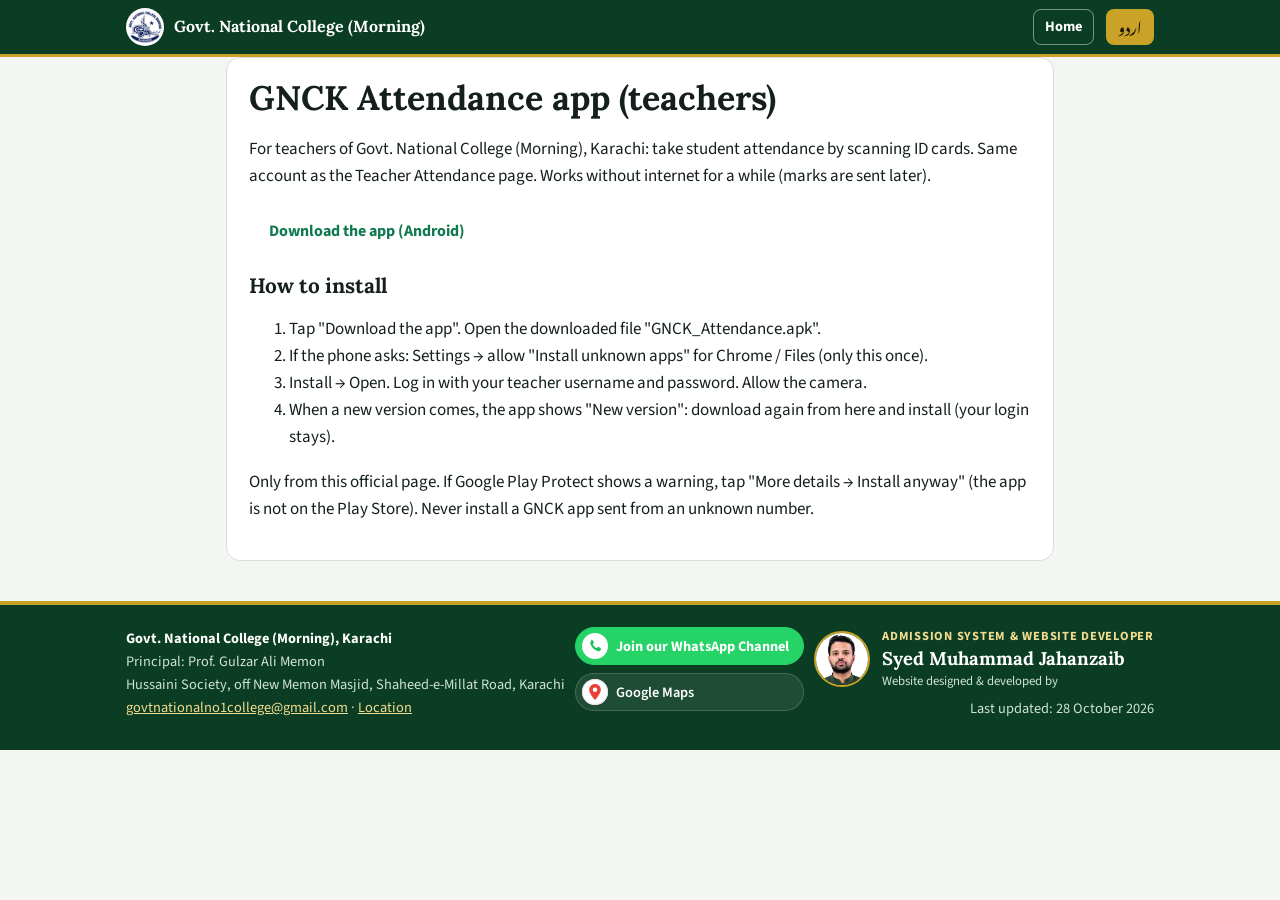
<file: apps/index.html>
<!doctype html>
<html lang="en" dir="ltr">
<head>
<meta charset="utf-8">
<meta name="viewport" content="width=device-width, initial-scale=1, viewport-fit=cover">
<meta name="theme-color" content="#0b3d24">
<meta name="author" content="Syed Muhammad Jahanzaib">
<title>Apps | Govt. National College (Morning) Karachi</title>
<meta name="description" content="GNCK Attendance app for teachers (Android APK).">
<link rel="canonical" href="https://gnck.edu.pk/apps/">
<meta property="og:url" content="https://gnck.edu.pk/apps/">
<meta property="og:title" content="Apps | Govt. National College (Morning) Karachi">
<meta property="og:description" content="GNCK Attendance app for teachers (Android APK).">
<meta property="og:type" content="website">
<meta property="og:site_name" content="GNCK Admission">
<meta property="og:image" content="https://gnck.edu.pk/favicon.png">
<link rel="icon" type="image/png" sizes="192x192" href="/favicon.png">
<link rel="icon" type="image/png" sizes="48x48" href="/favicon-48.png">
<link rel="apple-touch-icon" href="/icon-192.png">
<link rel="manifest" href="/manifest.webmanifest">
<link rel="preconnect" href="https://fonts.googleapis.com">
<link rel="preconnect" href="https://fonts.gstatic.com" crossorigin>
<link rel="stylesheet" href="https://fonts.googleapis.com/css2?family=Lora:wght@600;700&family=Source+Sans+3:wght@400;600;700&family=Noto+Nastaliq+Urdu:wght@400;600&display=swap">
<link rel="stylesheet" href="/pages.css">
<script>try{if(localStorage.getItem('gnckLang')==='ur'){document.documentElement.lang='ur';document.documentElement.dir='rtl';}}catch(e){}</script>
<!-- Google Analytics (GA4, WEB10) -->
<script async src="https://www.googletagmanager.com/gtag/js?id=G-HG7CFTSNR5"></script>
<script>window.dataLayer=window.dataLayer||[];function gtag(){dataLayer.push(arguments);}gtag('js',new Date());gtag('config','G-HG7CFTSNR5');</script>
</head>
<body>
<header class="top">
  <div class="wrap">
    <a class="brandmini" href="/"><img src="/favicon-48.png" width="38" height="38" alt=""><b><span class="en">Govt. National College (Morning)</span><span class="ur" data-nosnippet>گورنمنٹ نیشنل کالج (مارننگ)</span></b></a>
    <a class="homebtn" href="/"><span class="en">Home</span><span class="ur" data-nosnippet>ہوم</span></a>
    <button class="langbtn" id="langbtn" type="button"><span class="en">اردو</span><span class="ur" data-nosnippet>English</span></button>
  </div>
</header>
<main class="wrap">
<div class="card"><h1><span class="en">GNCK Attendance app (teachers)</span><span class="ur" data-nosnippet>جی این سی کے اٹینڈنس ایپ (اساتذہ)</span></h1>
<p><span class="en">For teachers of Govt. National College (Morning), Karachi: take student attendance by scanning ID cards. Same account as the Teacher Attendance page. Works without internet for a while (marks are sent later).</span><span class="ur" data-nosnippet>گورنمنٹ نیشنل کالج (مارننگ) کراچی کے اساتذہ کے لیے: آئی ڈی کارڈ اسکین کر کے طلبہ کی حاضری۔ ٹیچر اٹینڈنس پیج والا ہی اکاؤنٹ۔ کچھ دیر انٹرنیٹ کے بغیر بھی چلتی ہے (حاضری بعد میں خود جاتی ہے)۔</span></p>
<p id="ver28" class="muted"></p>
<p><a class="btn" id="dl28" href="/apps/GNCK_Attendance.apk" download><span class="en">Download the app (Android)</span><span class="ur" data-nosnippet>ایپ ڈاؤن لوڈ کریں (اینڈرائیڈ)</span></a></p>
<h2><span class="en">How to install</span><span class="ur" data-nosnippet>انسٹال کیسے کریں</span></h2>
<ol>
<li><span class="en">Tap "Download the app". Open the downloaded file "GNCK_Attendance.apk".</span><span class="ur" data-nosnippet>"ایپ ڈاؤن لوڈ کریں" دبائیں۔ ڈاؤن لوڈ ہونے والی فائل "GNCK_Attendance.apk" کھولیں۔</span></li>
<li><span class="en">If the phone asks: Settings → allow "Install unknown apps" for Chrome / Files (only this once).</span><span class="ur" data-nosnippet>اگر فون پوچھے: سیٹنگ ← کروم / فائلز کو "نامعلوم ایپس انسٹال" کی اجازت دیں (صرف ایک بار)۔</span></li>
<li><span class="en">Install → Open. Log in with your teacher username and password. Allow the camera.</span><span class="ur" data-nosnippet>انسٹال ← کھولیں۔ اپنے ٹیچر یوزر نیم اور پاس ورڈ سے لاگ ان کریں۔ کیمرے کی اجازت دیں۔</span></li>
<li><span class="en">When a new version comes, the app shows "New version": download again from here and install (your login stays).</span><span class="ur" data-nosnippet>جب نیا ورژن آئے، ایپ "نیا ورژن" دکھائے گی: یہیں سے دوبارہ ڈاؤن لوڈ کر کے انسٹال کریں (لاگ ان رہتا ہے)۔</span></li>
</ol>
<p class="muted"><span class="en">Only from this official page. If Google Play Protect shows a warning, tap "More details → Install anyway" (the app is not on the Play Store). Never install a GNCK app sent from an unknown number.</span><span class="ur" data-nosnippet>صرف اسی سرکاری صفحے سے۔ اگر گوگل پلے پروٹیکٹ وارننگ دے تو "مزید تفصیل ← پھر بھی انسٹال کریں" دبائیں (ایپ پلے اسٹور پر نہیں)۔ کسی انجان نمبر سے آئی جی این سی کے ایپ کبھی انسٹال نہ کریں۔</span></p>
</div>
</main>
<script>
(function(){var EXEC='https://script.google.com/macros/s/AKfycby5KEXSxmiqXUC0hCk6jRTdc_-XagevQAWsCiEWTKjU1HLqtYm1RLPSQWn6513rPHhTHA/exec';
fetch(EXEC+'?action=settings',{cache:'no-store'}).then(function(r){return r.json();}).then(function(s){var a=s&&s.apps&&s.apps.att;if(!a||!a.ver)return;
document.getElementById('ver28').innerHTML='<span class="en">Latest version: '+String(a.ver).replace(/[^0-9.]/g,'')+'</span><span class="ur" data-nosnippet>تازہ ورژن: '+String(a.ver).replace(/[^0-9.]/g,'')+'</span>';}).catch(function(){});})();
</script>
<footer>
  <div class="wrap">
    <div><b><span class="en">Govt. National College (Morning), Karachi</span><span class="ur" data-nosnippet>گورنمنٹ نیشنل کالج (مارننگ)، کراچی</span></b><br><span class="en">Principal: Prof. Gulzar Ali Memon</span><span class="ur" data-nosnippet>پرنسپل: پروفیسر گلزار علی میمن</span><br><span class="en">Hussaini Society, off New Memon Masjid, Shaheed-e-Millat Road, Karachi</span><span class="ur" data-nosnippet>حسینی سوسائٹی، نزد نیو میمن مسجد، شہیدِ ملت روڈ، کراچی</span><br><a href="mailto:govtnationalno1college@gmail.com">govtnationalno1college@gmail.com</a> · <a href="https://maps.app.goo.gl/5RZTDBZNfoEu52ge6" target="_blank" rel="noopener"><span class="en">Location</span><span class="ur" data-nosnippet>مقام</span></a></div>
    <div class="social"><a class="wab" href="https://whatsapp.com/channel/0029VbDTnoP7j6g4Ll3sgT3F" target="_blank" rel="noopener"><span class="sic wa" aria-hidden="true"><svg viewBox="0 0 24 24"><path fill="#fff" d="M7.6 4.6c.4-.3 1-.2 1.3.2l1.7 2.4c.3.4.2 1-.1 1.3l-1 1c-.2.2-.2.5-.1.7.9 1.8 2.4 3.3 4.2 4.2.2.1.5.1.7-.1l1-1c.3-.3.9-.4 1.3-.1l2.4 1.7c.4.3.5.9.2 1.3l-.9 1.3c-.6.8-1.6 1.2-2.6.9-4.5-1.3-8-4.8-9.3-9.3-.3-1 .1-2 .9-2.6z"/></svg></span><span class="en">Join our WhatsApp Channel</span><span class="ur" data-nosnippet>ہمارا واٹس ایپ چینل جوائن کریں</span></a><a href="https://maps.app.goo.gl/5RZTDBZNfoEu52ge6?g_st=ac" target="_blank" rel="noopener"><span class="sic map" aria-hidden="true"><svg viewBox="0 0 24 24"><path fill="#EA4335" d="M12 2.5c-3.9 0-7 3-7 6.8 0 5 7 12.2 7 12.2s7-7.2 7-12.2c0-3.8-3.1-6.8-7-6.8z"/><circle cx="12" cy="9.3" r="2.7" fill="#fff"/></svg></span><span class="en">Google Maps</span><span class="ur" data-nosnippet>گوگل میپ</span></a></div>
    <div class="credit"><div class="dev"><img src="/developer-jahanzaib.jpg" width="56" height="56" alt="Syed Muhammad Jahanzaib" loading="lazy" decoding="async"><div><span class="r"><span class="en">Admission System &amp; Website Developer</span><span class="ur" data-nosnippet>ایڈمیشن سسٹم اور ویب سائٹ</span></span><span class="n"><span class="en">Syed Muhammad Jahanzaib</span><span class="ur" data-nosnippet>سید محمد جہانزیب</span></span><span class="u"><span class="en">Website designed &amp; developed by</span><span class="ur" data-nosnippet>ویب سائٹ تیار کردہ</span></span></div></div><span class="en">Last updated: 28 October 2026</span><span class="ur" data-nosnippet>آخری تبدیلی: 28 اکتوبر 2026</span></div>
  </div>
</footer>
<script>
(function () {
  var root = document.documentElement, b = document.getElementById('langbtn');
  b.addEventListener('click', function () {
    var l = root.getAttribute('lang') === 'ur' ? 'en' : 'ur';
    root.setAttribute('lang', l); root.setAttribute('dir', l === 'ur' ? 'rtl' : 'ltr');
    try { localStorage.setItem('gnckLang', l); } catch (e) {}
  });
  document.querySelectorAll('a.soon').forEach(function (a) { a.addEventListener('click', function (e) { e.preventDefault(); }); });
  if ('serviceWorker' in navigator) { window.addEventListener('load', function () { navigator.serviceWorker.register('/sw.js').catch(function () {}); }); }
})();
</script>
<script src="/notice.js" defer></script>
<script data-goatcounter="https://gnck.goatcounter.com/count" async src="https://gc.zgo.at/count.js"></script>
<script src="/site28.js" defer></script>
</body>
</html>
</file>
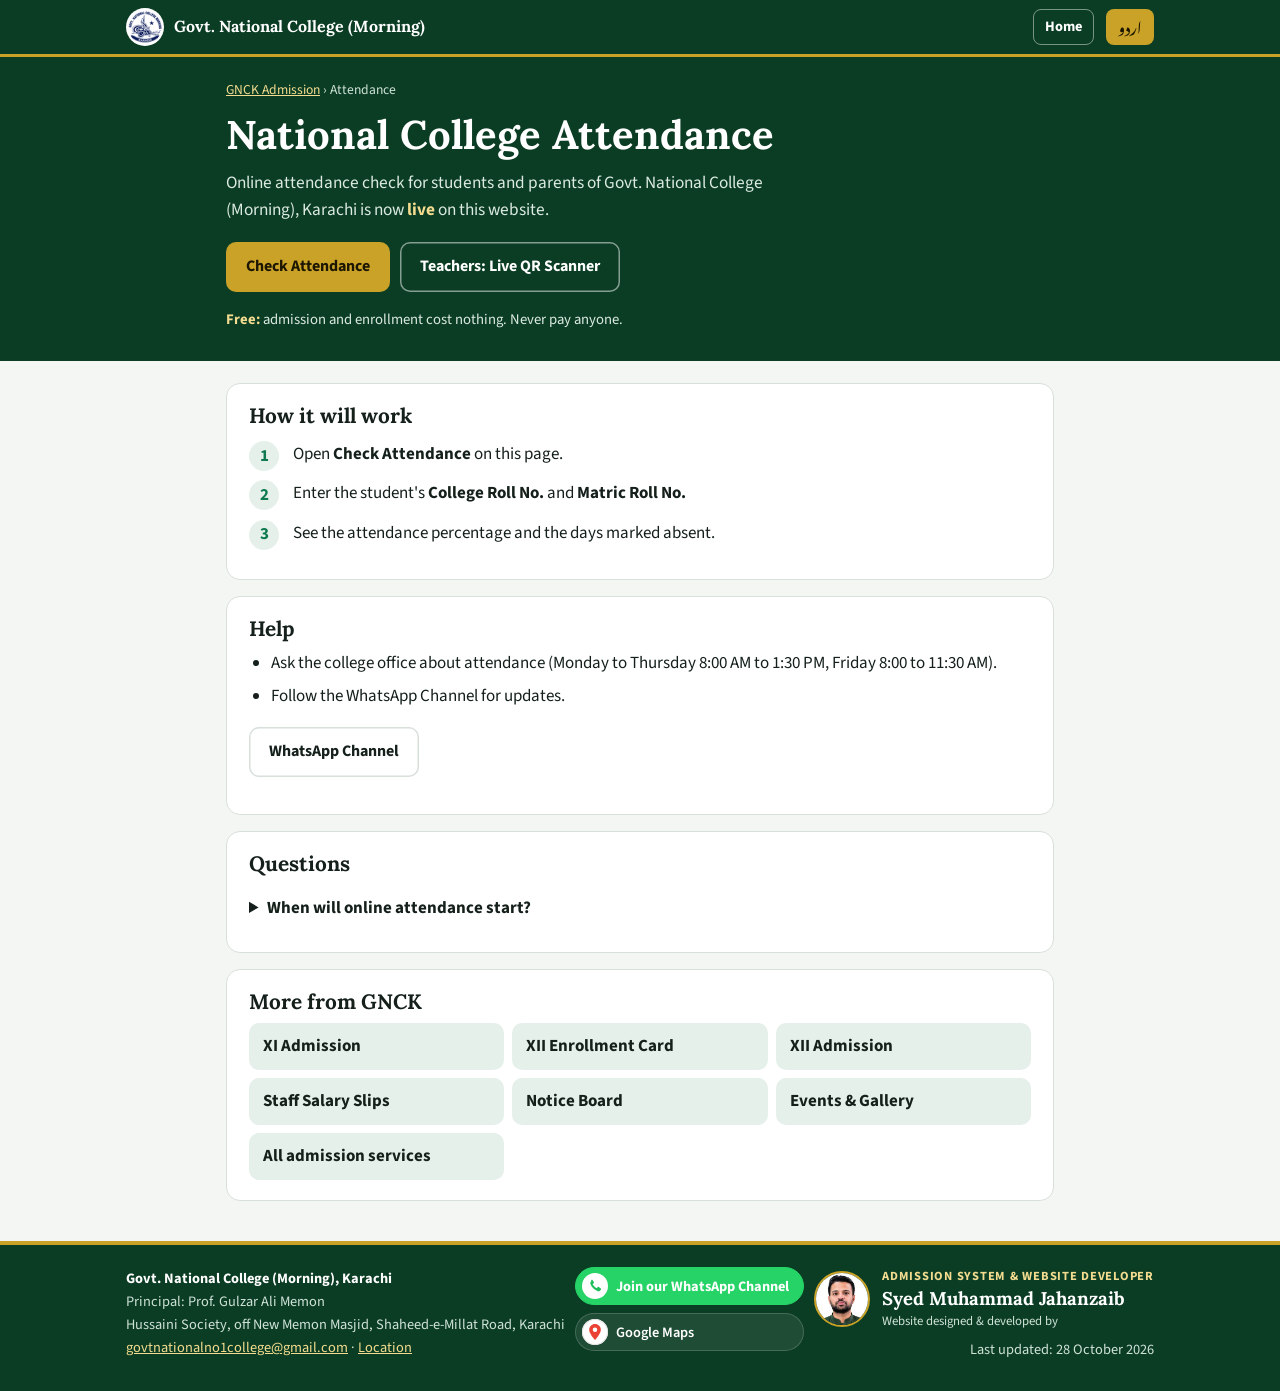
<file: attendance/index.html>
<!doctype html>
<html lang="en" dir="ltr">
<head>
<meta charset="utf-8">
<meta name="viewport" content="width=device-width, initial-scale=1, viewport-fit=cover">
<meta name="theme-color" content="#0b3d24">
<meta name="author" content="Syed Muhammad Jahanzaib">
<title>National College Attendance Check for Students and Parents | GNCK Karachi</title>
<meta name="description" content="Student attendance at Govt. National College (Morning), Karachi (GNCK). Online attendance check for students and parents is coming soon on this website.">
<link rel="canonical" href="https://gnck.edu.pk/attendance/">
<meta property="og:url" content="https://gnck.edu.pk/attendance/">
<meta property="og:title" content="National College Attendance Check for Students and Parents | GNCK Karachi">
<meta property="og:description" content="Student attendance at Govt. National College (Morning), Karachi (GNCK). Online attendance check for students and parents is coming soon on this website.">
<meta property="og:type" content="website">
<meta property="og:site_name" content="GNCK Admission">
<meta property="og:image" content="https://gnck.edu.pk/favicon.png">
<link rel="icon" type="image/png" sizes="192x192" href="/favicon.png">
<link rel="icon" type="image/png" sizes="48x48" href="/favicon-48.png">
<link rel="apple-touch-icon" href="/icon-192.png">
<link rel="manifest" href="/manifest.webmanifest">
<link rel="preconnect" href="https://fonts.googleapis.com">
<link rel="preconnect" href="https://fonts.gstatic.com" crossorigin>
<link rel="stylesheet" href="https://fonts.googleapis.com/css2?family=Lora:wght@600;700&family=Source+Sans+3:wght@400;600;700&family=Noto+Nastaliq+Urdu:wght@400;600&display=swap">
<link rel="stylesheet" href="/pages.css">
<script>try{if(localStorage.getItem('gnckLang')==='ur'){document.documentElement.lang='ur';document.documentElement.dir='rtl';}}catch(e){}</script>
<script type="application/ld+json">[{"@context":"https://schema.org","@type":"WebPage","name":"National College Attendance Check for Students and Parents | GNCK Karachi","description":"Student attendance at Govt. National College (Morning), Karachi (GNCK). Online attendance check for students and parents is coming soon on this website.","url":"https://gnck.edu.pk/attendance/","inLanguage":["en","ur"],"isPartOf":{"@type":"WebSite","name":"GNCK Admission","url":"https://gnck.edu.pk/"},"about":{"@type":"CollegeOrUniversity","name":"Govt. National College (Morning), Karachi","alternateName":["GNCK","National College","Govt National College"],"url":"https://gnck.edu.pk/"}},{"@context":"https://schema.org","@type":"BreadcrumbList","itemListElement":[{"@type":"ListItem","position":1,"name":"GNCK Admission","item":"https://gnck.edu.pk/"},{"@type":"ListItem","position":2,"name":"Attendance","item":"https://gnck.edu.pk/attendance/"}]},{"@context":"https://schema.org","@type":"FAQPage","mainEntity":[{"@type":"Question","name":"When will online attendance start?","acceptedAnswer":{"@type":"Answer","text":"Soon. This page and the WhatsApp Channel will show it as soon as it is live."}}]}]</script>
<!-- Google Analytics (GA4, WEB10) -->
<script async src="https://www.googletagmanager.com/gtag/js?id=G-HG7CFTSNR5"></script>
<script>window.dataLayer=window.dataLayer||[];function gtag(){dataLayer.push(arguments);}gtag('js',new Date());gtag('config','G-HG7CFTSNR5');</script>
</head>
<body>
<header class="top">
  <div class="wrap">
    <a class="brandmini" href="/"><img src="/favicon-48.png" width="38" height="38" alt=""><b><span class="en">Govt. National College (Morning)</span><span class="ur" data-nosnippet>گورنمنٹ نیشنل کالج (مارننگ)</span></b></a>
    <a class="homebtn" href="/"><span class="en">Home</span><span class="ur" data-nosnippet>ہوم</span></a>
    <button class="langbtn" id="langbtn" type="button"><span class="en">اردو</span><span class="ur" data-nosnippet>English</span></button>
  </div>
</header>
<main>
<div class="hero">
  <div class="wrap">
    <nav class="crumb" aria-label="Breadcrumb"><a href="/"><span class="en">GNCK Admission</span><span class="ur" data-nosnippet>جی این سی کے ایڈمیشن</span></a> <span aria-hidden="true">›</span> <span class="en">Attendance</span><span class="ur" data-nosnippet>حاضری</span></nav>
    <h1><span class="en">National College Attendance</span><span class="ur" data-nosnippet>نیشنل کالج حاضری</span></h1>
    <p class="lede"><span class="en">Online attendance check for students and parents of Govt. National College (Morning), Karachi is now <b>live</b> on this website.</span><span class="ur" data-nosnippet>گورنمنٹ نیشنل کالج (مارننگ)، کراچی کے طلبہ اور والدین کے لیے آن لائن حاضری چیک <b>جلد</b> اسی ویب سائٹ پر آ رہا ہے۔</span></p>
    <div class="cta"><a class="btn pri" href="https://script.google.com/macros/s/AKfycby5KEXSxmiqXUC0hCk6jRTdc_-XagevQAWsCiEWTKjU1HLqtYm1RLPSQWn6513rPHhTHA/exec?action=attendance" target="_blank" rel="noopener"><span class="en">Check Attendance</span><span class="ur" data-nosnippet>حاضری دیکھیں</span></a><a class="btn ghost" href="/attendance/scan/"><span class="en">Teachers: Live QR Scanner</span><span class="ur" data-nosnippet>اساتذہ: لائیو کیو آر اسکینر</span></a></div>
    <p class="free"><span class="en"><b>Free:</b> admission and enrollment cost nothing. Never pay anyone.</span><span class="ur" data-nosnippet><b>مفت:</b> داخلہ اور اینرولمنٹ کی کوئی فیس نہیں۔ کسی کو پیسے نہ دیں۔</span></p>
  </div>
</div>
<div class="wrap body">
<div class="card"><h2><span class="en">How it will work</span><span class="ur" data-nosnippet>یہ کیسے کام کرے گا</span></h2><ol class="steps"><li><span class="en">Open <b>Check Attendance</b> on this page.</span><span class="ur" data-nosnippet>اس صفحے پر <b>حاضری دیکھیں</b> کھولیں۔</span></li><li><span class="en">Enter the student's <b>College Roll No.</b> and <b>Matric Roll No.</b></span><span class="ur" data-nosnippet>طالب علم کا <b>کالج رول نمبر</b> اور <b>میٹرک رول نمبر</b> لکھیں۔</span></li><li><span class="en">See the attendance percentage and the days marked absent.</span><span class="ur" data-nosnippet>حاضری کا فیصد اور غیر حاضر دنوں کی فہرست دیکھیں۔</span></li></ol></div><div class="card"><h2><span class="en">Help</span><span class="ur" data-nosnippet>مدد</span></h2><ul class="notes"><li><span class="en">Ask the college office about attendance (Monday to Thursday 8:00 AM to 1:30 PM, Friday 8:00 to 11:30 AM).</span><span class="ur" data-nosnippet>حاضری کے بارے میں کالج آفس سے پوچھیں (پیر تا جمعرات صبح 8 سے دوپہر 1:30، جمعہ صبح 8 سے 11:30)۔</span></li><li><span class="en">Follow the WhatsApp Channel for updates.</span><span class="ur" data-nosnippet>نئی اطلاعات کے لیے واٹس ایپ چینل دیکھتے رہیں۔</span></li></ul><p class="row"><a class="btn out" href="https://whatsapp.com/channel/0029VbDTnoP7j6g4Ll3sgT3F" target="_blank" rel="noopener"><span class="en">WhatsApp Channel</span><span class="ur" data-nosnippet>واٹس ایپ چینل</span></a></p></div>
<div class="card"><h2><span class="en">Questions</span><span class="ur" data-nosnippet>سوالات</span></h2><div class="faq"><details><summary><span class="en">When will online attendance start?</span><span class="ur" data-nosnippet>آن لائن حاضری کب شروع ہوگی؟</span></summary><p><span class="en">Soon. This page and the WhatsApp Channel will show it as soon as it is live.</span><span class="ur" data-nosnippet>جلد۔ شروع ہوتے ہی یہ صفحہ اور واٹس ایپ چینل بتا دیں گے۔</span></p></details></div></div>
<div class="card more"><h2><span class="en">More from GNCK</span><span class="ur" data-nosnippet>جی این سی کے کی مزید سہولیات</span></h2><div class="links"><a href="/xi-admission/"><span class="en">XI Admission</span><span class="ur" data-nosnippet>گیارہویں داخلہ</span></a><a href="/xii-enrollment-card/"><span class="en">XII Enrollment Card</span><span class="ur" data-nosnippet>بارہویں اینرولمنٹ کارڈ</span></a><a href="/xii-admission/"><span class="en">XII Admission</span><span class="ur" data-nosnippet>بارہویں داخلہ</span></a><a href="/salary-slips/"><span class="en">Staff Salary Slips</span><span class="ur" data-nosnippet>اسٹاف سیلری سلپ</span></a><a href="/notices/"><span class="en">Notice Board</span><span class="ur" data-nosnippet>نوٹس بورڈ</span></a><a href="/gallery/"><span class="en">Events &amp; Gallery</span><span class="ur" data-nosnippet>تقریبات اور گیلری</span></a><a href="/"><span class="en">All admission services</span><span class="ur" data-nosnippet>داخلے کی تمام سہولیات</span></a></div></div>
</div>
</main>
<footer>
  <div class="wrap">
    <div><b><span class="en">Govt. National College (Morning), Karachi</span><span class="ur" data-nosnippet>گورنمنٹ نیشنل کالج (مارننگ)، کراچی</span></b><br><span class="en">Principal: Prof. Gulzar Ali Memon</span><span class="ur" data-nosnippet>پرنسپل: پروفیسر گلزار علی میمن</span><br><span class="en">Hussaini Society, off New Memon Masjid, Shaheed-e-Millat Road, Karachi</span><span class="ur" data-nosnippet>حسینی سوسائٹی، نزد نیو میمن مسجد، شہیدِ ملت روڈ، کراچی</span><br><a href="mailto:govtnationalno1college@gmail.com">govtnationalno1college@gmail.com</a> · <a href="https://maps.app.goo.gl/5RZTDBZNfoEu52ge6" target="_blank" rel="noopener"><span class="en">Location</span><span class="ur" data-nosnippet>مقام</span></a></div>
    <div class="social"><a class="wab" href="https://whatsapp.com/channel/0029VbDTnoP7j6g4Ll3sgT3F" target="_blank" rel="noopener"><span class="sic wa" aria-hidden="true"><svg viewBox="0 0 24 24"><path fill="#fff" d="M7.6 4.6c.4-.3 1-.2 1.3.2l1.7 2.4c.3.4.2 1-.1 1.3l-1 1c-.2.2-.2.5-.1.7.9 1.8 2.4 3.3 4.2 4.2.2.1.5.1.7-.1l1-1c.3-.3.9-.4 1.3-.1l2.4 1.7c.4.3.5.9.2 1.3l-.9 1.3c-.6.8-1.6 1.2-2.6.9-4.5-1.3-8-4.8-9.3-9.3-.3-1 .1-2 .9-2.6z"/></svg></span><span class="en">Join our WhatsApp Channel</span><span class="ur" data-nosnippet>ہمارا واٹس ایپ چینل جوائن کریں</span></a><a href="https://maps.app.goo.gl/5RZTDBZNfoEu52ge6?g_st=ac" target="_blank" rel="noopener"><span class="sic map" aria-hidden="true"><svg viewBox="0 0 24 24"><path fill="#EA4335" d="M12 2.5c-3.9 0-7 3-7 6.8 0 5 7 12.2 7 12.2s7-7.2 7-12.2c0-3.8-3.1-6.8-7-6.8z"/><circle cx="12" cy="9.3" r="2.7" fill="#fff"/></svg></span><span class="en">Google Maps</span><span class="ur" data-nosnippet>گوگل میپ</span></a></div>
    <div class="credit"><div class="dev"><img src="/developer-jahanzaib.jpg" width="56" height="56" alt="Syed Muhammad Jahanzaib" loading="lazy" decoding="async"><div><span class="r"><span class="en">Admission System &amp; Website Developer</span><span class="ur" data-nosnippet>ایڈمیشن سسٹم اور ویب سائٹ</span></span><span class="n"><span class="en">Syed Muhammad Jahanzaib</span><span class="ur" data-nosnippet>سید محمد جہانزیب</span></span><span class="u"><span class="en">Website designed &amp; developed by</span><span class="ur" data-nosnippet>ویب سائٹ تیار کردہ</span></span></div></div><span class="en">Last updated: 28 October 2026</span><span class="ur" data-nosnippet>آخری تبدیلی: 28 اکتوبر 2026</span></div>
  </div>
</footer>
<script>
(function () {
  var root = document.documentElement, b = document.getElementById('langbtn');
  b.addEventListener('click', function () {
    var l = root.getAttribute('lang') === 'ur' ? 'en' : 'ur';
    root.setAttribute('lang', l); root.setAttribute('dir', l === 'ur' ? 'rtl' : 'ltr');
    try { localStorage.setItem('gnckLang', l); } catch (e) {}
  });
  document.querySelectorAll('a.soon').forEach(function (a) { a.addEventListener('click', function (e) { e.preventDefault(); }); });
  if ('serviceWorker' in navigator) { window.addEventListener('load', function () { navigator.serviceWorker.register('/sw.js').catch(function () {}); }); }
})();
</script>
<script src="/notice.js" defer></script>
<script data-goatcounter="https://gnck.goatcounter.com/count" async src="https://gc.zgo.at/count.js"></script>
<script src="/site28.js" defer></script>
</body>
</html>
</file>
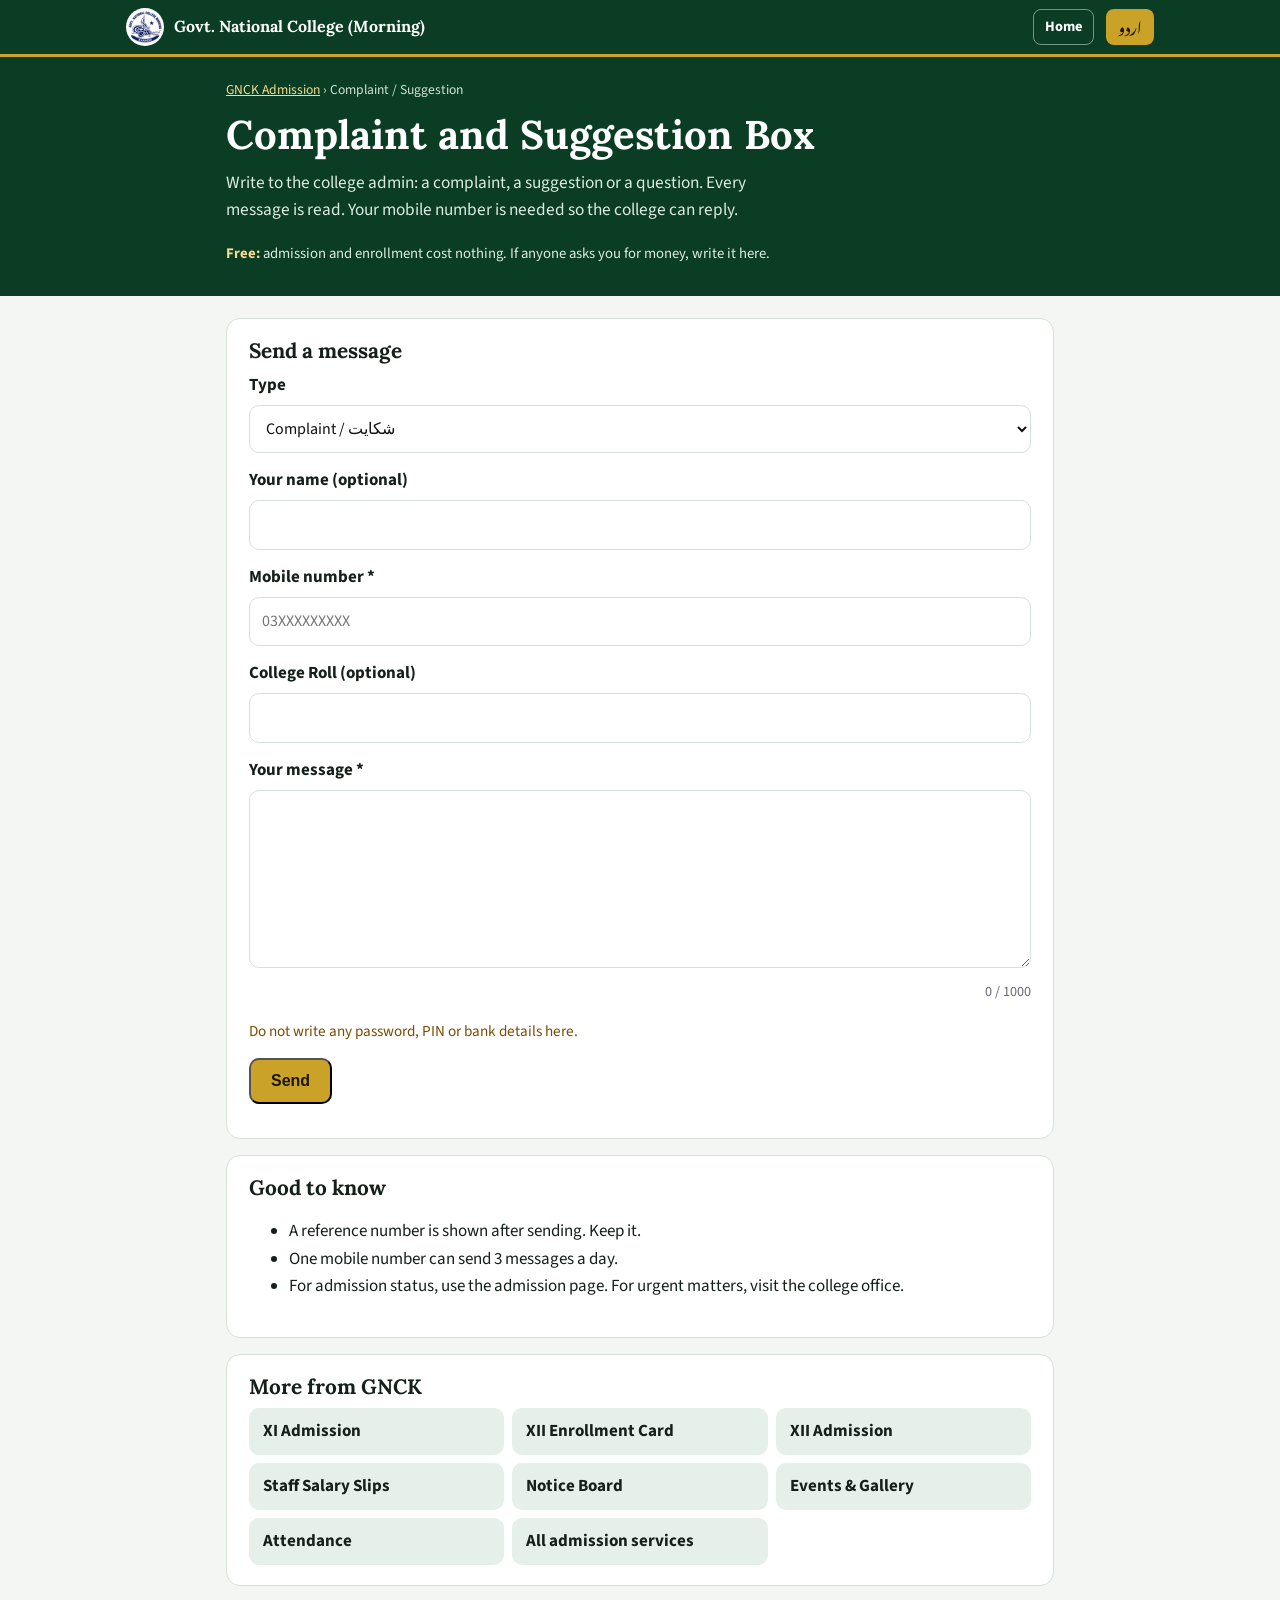
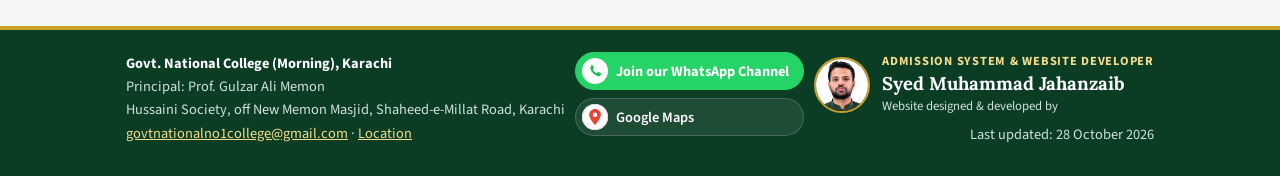
<file: complaint/index.html>
<!doctype html>
<html lang="en" dir="ltr">
<head>
<meta charset="utf-8">
<meta name="viewport" content="width=device-width, initial-scale=1, viewport-fit=cover">
<meta name="theme-color" content="#0b3d24">
<meta name="author" content="Syed Muhammad Jahanzaib">
<title>Complaint and Suggestion Box | Govt. National College (Morning) Karachi</title>
<meta name="description" content="Send a complaint, suggestion or question to Govt. National College (Morning), Karachi (GNCK). The college admin reads every message.">
<link rel="canonical" href="https://gnck.edu.pk/complaint/">
<meta property="og:url" content="https://gnck.edu.pk/complaint/">
<meta property="og:title" content="Complaint and Suggestion Box | Govt. National College (Morning) Karachi">
<meta property="og:description" content="Send a complaint, suggestion or question to Govt. National College (Morning), Karachi (GNCK). The college admin reads every message.">
<meta property="og:type" content="website">
<meta property="og:site_name" content="GNCK Admission">
<meta property="og:image" content="https://gnck.edu.pk/favicon.png">
<link rel="icon" type="image/png" sizes="192x192" href="/favicon.png">
<link rel="icon" type="image/png" sizes="48x48" href="/favicon-48.png">
<link rel="apple-touch-icon" href="/icon-192.png">
<link rel="manifest" href="/manifest.webmanifest">
<link rel="preconnect" href="https://fonts.googleapis.com">
<link rel="preconnect" href="https://fonts.gstatic.com" crossorigin>
<link rel="stylesheet" href="https://fonts.googleapis.com/css2?family=Lora:wght@600;700&family=Source+Sans+3:wght@400;600;700&family=Noto+Nastaliq+Urdu:wght@400;600&display=swap">
<link rel="stylesheet" href="/pages.css">
<script>try{if(localStorage.getItem('gnckLang')==='ur'){document.documentElement.lang='ur';document.documentElement.dir='rtl';}}catch(e){}</script>
<script type="application/ld+json">[{"@context": "https://schema.org", "@type": "WebPage", "name": "Complaint and Suggestion Box | Govt. National College (Morning) Karachi", "description": "Send a complaint, suggestion or question to Govt. National College (Morning), Karachi (GNCK). The college admin reads every message.", "url": "https://gnck.edu.pk/complaint/", "inLanguage": ["en", "ur"], "isPartOf": {"@type": "WebSite", "name": "GNCK Admission", "url": "https://gnck.edu.pk/"}}]</script>
<!-- Google Analytics (GA4, WEB10) -->
<script async src="https://www.googletagmanager.com/gtag/js?id=G-HG7CFTSNR5"></script>
<script>window.dataLayer=window.dataLayer||[];function gtag(){dataLayer.push(arguments);}gtag('js',new Date());gtag('config','G-HG7CFTSNR5');</script>
<style>
.cf{margin:0 0 14px}.cf label{display:block;font-weight:700;margin-bottom:6px}
.cf input,.cf select,.cf textarea{width:100%;box-sizing:border-box;font:inherit;font-size:1rem;padding:11px 12px;border:1.5px solid var(--line);border-radius:10px;background:#fff;color:#111}
.cf textarea{resize:vertical;min-height:130px}.cf small{color:#667;display:block;text-align:right;margin-top:4px}
.cf input:focus,.cf select:focus,.cf textarea:focus{outline:none;border-color:var(--accent)}
.hp{position:absolute;left:-9999px;width:1px;height:1px;overflow:hidden}
.cnote{color:#7a4b00;font-size:.95rem}.cres{margin-top:14px;font-weight:600}.cres.ok{color:#0b6b2e}.cres.bad{color:#b3261e}
.btn[disabled]{opacity:.6}
</style>
</head>
<body>
<header class="top">
  <div class="wrap">
    <a class="brandmini" href="/"><img src="/favicon-48.png" width="38" height="38" alt=""><b><span class="en">Govt. National College (Morning)</span><span class="ur" data-nosnippet>گورنمنٹ نیشنل کالج (مارننگ)</span></b></a>
    <a class="homebtn" href="/"><span class="en">Home</span><span class="ur" data-nosnippet>ہوم</span></a>
    <button class="langbtn" id="langbtn" type="button"><span class="en">اردو</span><span class="ur" data-nosnippet>English</span></button>
  </div>
</header>
<main>
<div class="hero">
  <div class="wrap">
    <nav class="crumb" aria-label="Breadcrumb"><a href="/"><span class="en">GNCK Admission</span><span class="ur" data-nosnippet>جی این سی کے ایڈمیشن</span></a> <span aria-hidden="true">›</span> <span><span class="en">Complaint / Suggestion</span><span class="ur" data-nosnippet>شکایت / تجویز</span></span></nav>
    <h1><span class="en">Complaint and Suggestion Box</span><span class="ur" data-nosnippet>شکایت اور تجویز باکس</span></h1>
    <p class="lede"><span class="en">Write to the college admin: a complaint, a suggestion or a question. Every message is read. Your mobile number is needed so the college can reply.</span><span class="ur" data-nosnippet>کالج ایڈمن کو لکھیں: شکایت، تجویز یا سوال۔ ہر پیغام پڑھا جاتا ہے۔ جواب کے لیے موبائل نمبر ضروری ہے۔</span></p>
    <p class="free"><span class="en"><b>Free:</b> admission and enrollment cost nothing. If anyone asks you for money, write it here.</span><span class="ur" data-nosnippet><b>مفت:</b> داخلہ اور اینرولمنٹ کی کوئی فیس نہیں۔ کوئی پیسے مانگے تو یہاں لکھیں۔</span></p>
  </div>
</div>
<div class="wrap body">
<div class="card" id="cmpcard"><h2><span class="en">Send a message</span><span class="ur" data-nosnippet>پیغام بھیجیں</span></h2>
<form id="cmpform" novalidate>
  <div class="cf"><label for="ctype"><span class="en">Type</span><span class="ur" data-nosnippet>قسم</span></label>
    <select id="ctype" name="type"><option value="COMPLAINT">Complaint / شکایت</option><option value="SUGGESTION">Suggestion / تجویز</option><option value="QUESTION">Question / سوال</option></select></div>
  <div class="cf"><label for="cname"><span class="en">Your name (optional)</span><span class="ur" data-nosnippet>آپ کا نام (اختیاری)</span></label><input id="cname" name="name" maxlength="60" autocomplete="name"></div>
  <div class="cf"><label for="cmob"><span class="en">Mobile number</span><span class="ur" data-nosnippet>موبائل نمبر</span> *</label><input id="cmob" name="mobile" inputmode="tel" maxlength="14" placeholder="03XXXXXXXXX" autocomplete="tel" dir="ltr"></div>
  <div class="cf"><label for="croll"><span class="en">College Roll (optional)</span><span class="ur" data-nosnippet>کالج رول (اختیاری)</span></label><input id="croll" name="roll" inputmode="numeric" maxlength="10" dir="ltr"></div>
  <div class="cf"><label for="ctext"><span class="en">Your message</span><span class="ur" data-nosnippet>آپ کا پیغام</span> *</label><textarea id="ctext" name="text" rows="6" maxlength="1000"></textarea><small id="ccount">0 / 1000</small></div>
  <div class="hp" aria-hidden="true"><label for="cweb">Website</label><input id="cweb" name="website" tabindex="-1" autocomplete="off"></div>
  <p class="cnote"><span class="en">Do not write any password, PIN or bank details here.</span><span class="ur" data-nosnippet>یہاں کوئی پاس ورڈ، پن یا بینک کی تفصیل نہ لکھیں۔</span></p>
  <button class="btn pri" id="csend" type="submit"><span class="en">Send</span><span class="ur" data-nosnippet>بھیجیں</span></button>
  <div id="cres" class="cres" role="status" aria-live="polite"></div>
</form>
</div>
<div class="card"><h2><span class="en">Good to know</span><span class="ur" data-nosnippet>جاننے کی باتیں</span></h2><ul>
<li><span class="en">A reference number is shown after sending. Keep it.</span><span class="ur" data-nosnippet>بھیجنے کے بعد ایک ریفرنس نمبر آتا ہے۔ اسے سنبھال کر رکھیں۔</span></li>
<li><span class="en">One mobile number can send 3 messages a day.</span><span class="ur" data-nosnippet>ایک موبائل نمبر سے دن میں 3 پیغام بھیجے جا سکتے ہیں۔</span></li>
<li><span class="en">For admission status, use the admission page. For urgent matters, visit the college office.</span><span class="ur" data-nosnippet>داخلے کی صورتحال کے لیے داخلے کا صفحہ دیکھیں۔ فوری کام کے لیے کالج آفس آئیں۔</span></li>
</ul></div>
<div class="card more"><h2><span class="en">More from GNCK</span><span class="ur" data-nosnippet>جی این سی کے کی مزید سہولیات</span></h2><div class="links"><a href="/xi-admission/"><span class="en">XI Admission</span><span class="ur" data-nosnippet>گیارہویں داخلہ</span></a><a href="/xii-enrollment-card/"><span class="en">XII Enrollment Card</span><span class="ur" data-nosnippet>بارہویں اینرولمنٹ کارڈ</span></a><a href="/xii-admission/"><span class="en">XII Admission</span><span class="ur" data-nosnippet>بارہویں داخلہ</span></a><a href="/salary-slips/"><span class="en">Staff Salary Slips</span><span class="ur" data-nosnippet>اسٹاف سیلری سلپ</span></a><a href="/notices/"><span class="en">Notice Board</span><span class="ur" data-nosnippet>نوٹس بورڈ</span></a><a href="/gallery/"><span class="en">Events &amp; Gallery</span><span class="ur" data-nosnippet>تقریبات اور گیلری</span></a><a href="/attendance/"><span class="en">Attendance</span><span class="ur" data-nosnippet>حاضری</span></a><a href="/"><span class="en">All admission services</span><span class="ur" data-nosnippet>داخلے کی تمام سہولیات</span></a></div></div>
</div>
</main>
<footer>
  <div class="wrap">
    <div><b><span class="en">Govt. National College (Morning), Karachi</span><span class="ur" data-nosnippet>گورنمنٹ نیشنل کالج (مارننگ)، کراچی</span></b><br><span class="en">Principal: Prof. Gulzar Ali Memon</span><span class="ur" data-nosnippet>پرنسپل: پروفیسر گلزار علی میمن</span><br><span class="en">Hussaini Society, off New Memon Masjid, Shaheed-e-Millat Road, Karachi</span><span class="ur" data-nosnippet>حسینی سوسائٹی، نزد نیو میمن مسجد، شہیدِ ملت روڈ، کراچی</span><br><a href="mailto:govtnationalno1college@gmail.com">govtnationalno1college@gmail.com</a> · <a href="https://maps.app.goo.gl/5RZTDBZNfoEu52ge6" target="_blank" rel="noopener"><span class="en">Location</span><span class="ur" data-nosnippet>مقام</span></a></div>
    <div class="social"><a class="wab" href="https://whatsapp.com/channel/0029VbDTnoP7j6g4Ll3sgT3F" target="_blank" rel="noopener"><span class="sic wa" aria-hidden="true"><svg viewBox="0 0 24 24"><path fill="#fff" d="M7.6 4.6c.4-.3 1-.2 1.3.2l1.7 2.4c.3.4.2 1-.1 1.3l-1 1c-.2.2-.2.5-.1.7.9 1.8 2.4 3.3 4.2 4.2.2.1.5.1.7-.1l1-1c.3-.3.9-.4 1.3-.1l2.4 1.7c.4.3.5.9.2 1.3l-.9 1.3c-.6.8-1.6 1.2-2.6.9-4.5-1.3-8-4.8-9.3-9.3-.3-1 .1-2 .9-2.6z"/></svg></span><span class="en">Join our WhatsApp Channel</span><span class="ur" data-nosnippet>ہمارا واٹس ایپ چینل جوائن کریں</span></a><a href="https://maps.app.goo.gl/5RZTDBZNfoEu52ge6?g_st=ac" target="_blank" rel="noopener"><span class="sic map" aria-hidden="true"><svg viewBox="0 0 24 24"><path fill="#EA4335" d="M12 2.5c-3.9 0-7 3-7 6.8 0 5 7 12.2 7 12.2s7-7.2 7-12.2c0-3.8-3.1-6.8-7-6.8z"/><circle cx="12" cy="9.3" r="2.7" fill="#fff"/></svg></span><span class="en">Google Maps</span><span class="ur" data-nosnippet>گوگل میپ</span></a></div>
    <div class="credit"><div class="dev"><img src="/developer-jahanzaib.jpg" width="56" height="56" alt="Syed Muhammad Jahanzaib" loading="lazy" decoding="async"><div><span class="r"><span class="en">Admission System &amp; Website Developer</span><span class="ur" data-nosnippet>ایڈمیشن سسٹم اور ویب سائٹ</span></span><span class="n"><span class="en">Syed Muhammad Jahanzaib</span><span class="ur" data-nosnippet>سید محمد جہانزیب</span></span><span class="u"><span class="en">Website designed &amp; developed by</span><span class="ur" data-nosnippet>ویب سائٹ تیار کردہ</span></span></div></div><span class="en">Last updated: 28 October 2026</span><span class="ur" data-nosnippet>آخری تبدیلی: 28 اکتوبر 2026</span></div>
  </div>
</footer>
<script>
(function () {
  var root = document.documentElement, b = document.getElementById('langbtn');
  b.addEventListener('click', function () {
    var l = root.getAttribute('lang') === 'ur' ? 'en' : 'ur';
    root.setAttribute('lang', l); root.setAttribute('dir', l === 'ur' ? 'rtl' : 'ltr');
    try { localStorage.setItem('gnckLang', l); } catch (e) {}
  });
  document.querySelectorAll('a.soon').forEach(function (a) { a.addEventListener('click', function (e) { e.preventDefault(); }); });
  if ('serviceWorker' in navigator) { window.addEventListener('load', function () { navigator.serviceWorker.register('/sw.js').catch(function () {}); }); }
})();
</script>
<script>
(function () {
  var EXEC = 'https://script.google.com/macros/s/AKfycby5KEXSxmiqXUC0hCk6jRTdc_-XagevQAWsCiEWTKjU1HLqtYm1RLPSQWn6513rPHhTHA/exec', f = document.getElementById('cmpform'), res = document.getElementById('cres'), btn = document.getElementById('csend'), tx = document.getElementById('ctext');
  function ur() { return document.documentElement.getAttribute('lang') === 'ur'; }
  function say(en, u, good) { res.className = 'cres ' + (good ? 'ok' : 'bad'); res.textContent = ur() ? u : en; }
  var MSG = { mobile: ['Write a correct mobile number (03XXXXXXXXX).', 'درست موبائل نمبر لکھیں (03XXXXXXXXX)۔'], short: ['Write your message (at least 10 letters).', 'اپنا پیغام لکھیں (کم از کم 10 حروف)۔'],
    many: ['Too many messages from this number today. Try tomorrow.', 'آج اس نمبر سے بہت پیغام آ چکے۔ کل کوشش کریں۔'], full: ['The box is full for today. Try tomorrow or visit the office.', 'آج کے لیے باکس بھر گیا۔ کل کوشش کریں یا آفس آئیں۔'],
    off: ['The complaint box is closed right now. Please visit the college office.', 'شکایت باکس ابھی بند ہے۔ کالج آفس آئیں۔'], busy: ['Busy, please try again.', 'مصروف ہے، دوبارہ کوشش کریں۔'],
    error: ['Could not send. Please try again.', 'نہیں بھیجا جا سکا۔ دوبارہ کوشش کریں۔'], net: ['No internet. Please try again.', 'انٹرنیٹ نہیں۔ دوبارہ کوشش کریں۔'] };
  tx.addEventListener('input', function () { document.getElementById('ccount').textContent = tx.value.length + ' / 1000'; });
  f.addEventListener('submit', function (e) {
    e.preventDefault();
    var mob = document.getElementById('cmob').value.replace(/\D/g, '');
    if (!/^(03\d{9}|923\d{9})$/.test(mob)) { say(MSG.mobile[0], MSG.mobile[1]); return; }
    if (tx.value.trim().length < 10) { say(MSG.short[0], MSG.short[1]); return; }
    var body = new URLSearchParams();
    body.append('action', 'complaint');
    ['ctype:type', 'cname:name', 'cmob:mobile', 'croll:roll', 'ctext:text', 'cweb:website'].forEach(function (p) { var a = p.split(':'); body.append(a[1], document.getElementById(a[0]).value); });
    btn.disabled = true; say('Sending...', 'بھیجا جا رہا ہے...', true);
    fetch(EXEC, { method: 'POST', body: body }).then(function (r) { return r.json(); }).then(function (r) {
      btn.disabled = false;
      if (r && r.ok) { f.reset(); document.getElementById('ccount').textContent = '0 / 1000'; say('Received. Your reference number: ' + r.id + '. The college admin will read it.', 'موصول ہو گیا۔ آپ کا ریفرنس نمبر: ' + r.id + '۔ کالج ایڈمن اسے پڑھے گا۔', true); if (window.gtag) gtag('event', 'complaint_sent'); return; }
      var m = MSG[(r && r.code) || 'error'] || MSG.error; say(m[0], m[1]);
    }).catch(function () { btn.disabled = false; say(MSG.net[0], MSG.net[1]); });
  });
  // closed by the admin (Control Panel) or the Google side is older than Code v27: the settings answer says so
  fetch(EXEC + '?action=settings').then(function (r) { return r.json(); }).then(function (s) {
    if (s && s.ok && (!s.services || s.services.complaint !== true)) { say(MSG.off[0], MSG.off[1]); btn.disabled = true; }
  }).catch(function () {});
})();
</script>
<script src="/notice.js" defer></script>
<script data-goatcounter="https://gnck.goatcounter.com/count" async src="https://gc.zgo.at/count.js"></script>
<script src="/site28.js" defer></script>
</body>
</html>
</file>
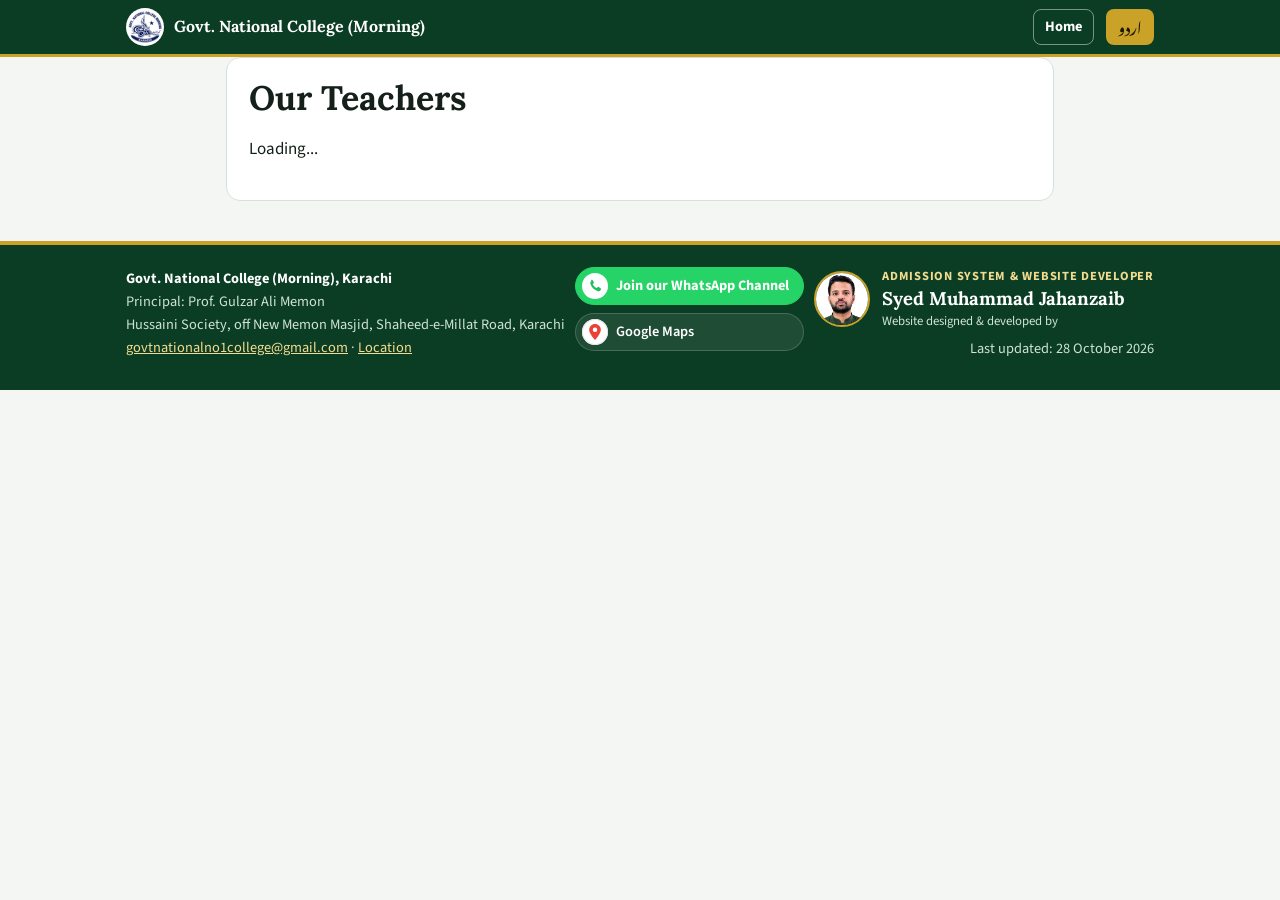
<file: faculty/index.html>
<!doctype html>
<html lang="en" dir="ltr">
<head>
<meta charset="utf-8">
<meta name="viewport" content="width=device-width, initial-scale=1, viewport-fit=cover">
<meta name="theme-color" content="#0b3d24">
<meta name="author" content="Syed Muhammad Jahanzaib">
<title>Our Teachers | Govt. National College (Morning) Karachi</title>
<meta name="description" content="Teachers of Govt. National College (Morning), Karachi (GNCK).">
<link rel="canonical" href="https://gnck.edu.pk/faculty/">
<meta property="og:url" content="https://gnck.edu.pk/faculty/">
<meta property="og:title" content="Our Teachers | Govt. National College (Morning) Karachi">
<meta property="og:description" content="Teachers of Govt. National College (Morning), Karachi (GNCK).">
<meta property="og:type" content="website">
<meta property="og:site_name" content="GNCK Admission">
<meta property="og:image" content="https://gnck.edu.pk/favicon.png">
<link rel="icon" type="image/png" sizes="192x192" href="/favicon.png">
<link rel="icon" type="image/png" sizes="48x48" href="/favicon-48.png">
<link rel="apple-touch-icon" href="/icon-192.png">
<link rel="manifest" href="/manifest.webmanifest">
<link rel="preconnect" href="https://fonts.googleapis.com">
<link rel="preconnect" href="https://fonts.gstatic.com" crossorigin>
<link rel="stylesheet" href="https://fonts.googleapis.com/css2?family=Lora:wght@600;700&family=Source+Sans+3:wght@400;600;700&family=Noto+Nastaliq+Urdu:wght@400;600&display=swap">
<link rel="stylesheet" href="/pages.css">
<script>try{if(localStorage.getItem('gnckLang')==='ur'){document.documentElement.lang='ur';document.documentElement.dir='rtl';}}catch(e){}</script>
<!-- Google Analytics (GA4, WEB10) -->
<script async src="https://www.googletagmanager.com/gtag/js?id=G-HG7CFTSNR5"></script>
<script>window.dataLayer=window.dataLayer||[];function gtag(){dataLayer.push(arguments);}gtag('js',new Date());gtag('config','G-HG7CFTSNR5');</script>
</head>
<body>
<header class="top">
  <div class="wrap">
    <a class="brandmini" href="/"><img src="/favicon-48.png" width="38" height="38" alt=""><b><span class="en">Govt. National College (Morning)</span><span class="ur" data-nosnippet>گورنمنٹ نیشنل کالج (مارننگ)</span></b></a>
    <a class="homebtn" href="/"><span class="en">Home</span><span class="ur" data-nosnippet>ہوم</span></a>
    <button class="langbtn" id="langbtn" type="button"><span class="en">اردو</span><span class="ur" data-nosnippet>English</span></button>
  </div>
</header>
<main class="wrap">
<div class="card"><h1><span class="en">Our Teachers</span><span class="ur" data-nosnippet>ہمارے اساتذہ</span></h1>
<div id="fac28"><p class="muted"><span class="en">Loading...</span><span class="ur" data-nosnippet>لوڈ ہو رہا ہے...</span></p></div></div>
</main>
<footer>
  <div class="wrap">
    <div><b><span class="en">Govt. National College (Morning), Karachi</span><span class="ur" data-nosnippet>گورنمنٹ نیشنل کالج (مارننگ)، کراچی</span></b><br><span class="en">Principal: Prof. Gulzar Ali Memon</span><span class="ur" data-nosnippet>پرنسپل: پروفیسر گلزار علی میمن</span><br><span class="en">Hussaini Society, off New Memon Masjid, Shaheed-e-Millat Road, Karachi</span><span class="ur" data-nosnippet>حسینی سوسائٹی، نزد نیو میمن مسجد، شہیدِ ملت روڈ، کراچی</span><br><a href="mailto:govtnationalno1college@gmail.com">govtnationalno1college@gmail.com</a> · <a href="https://maps.app.goo.gl/5RZTDBZNfoEu52ge6" target="_blank" rel="noopener"><span class="en">Location</span><span class="ur" data-nosnippet>مقام</span></a></div>
    <div class="social"><a class="wab" href="https://whatsapp.com/channel/0029VbDTnoP7j6g4Ll3sgT3F" target="_blank" rel="noopener"><span class="sic wa" aria-hidden="true"><svg viewBox="0 0 24 24"><path fill="#fff" d="M7.6 4.6c.4-.3 1-.2 1.3.2l1.7 2.4c.3.4.2 1-.1 1.3l-1 1c-.2.2-.2.5-.1.7.9 1.8 2.4 3.3 4.2 4.2.2.1.5.1.7-.1l1-1c.3-.3.9-.4 1.3-.1l2.4 1.7c.4.3.5.9.2 1.3l-.9 1.3c-.6.8-1.6 1.2-2.6.9-4.5-1.3-8-4.8-9.3-9.3-.3-1 .1-2 .9-2.6z"/></svg></span><span class="en">Join our WhatsApp Channel</span><span class="ur" data-nosnippet>ہمارا واٹس ایپ چینل جوائن کریں</span></a><a href="https://maps.app.goo.gl/5RZTDBZNfoEu52ge6?g_st=ac" target="_blank" rel="noopener"><span class="sic map" aria-hidden="true"><svg viewBox="0 0 24 24"><path fill="#EA4335" d="M12 2.5c-3.9 0-7 3-7 6.8 0 5 7 12.2 7 12.2s7-7.2 7-12.2c0-3.8-3.1-6.8-7-6.8z"/><circle cx="12" cy="9.3" r="2.7" fill="#fff"/></svg></span><span class="en">Google Maps</span><span class="ur" data-nosnippet>گوگل میپ</span></a></div>
    <div class="credit"><div class="dev"><img src="/developer-jahanzaib.jpg" width="56" height="56" alt="Syed Muhammad Jahanzaib" loading="lazy" decoding="async"><div><span class="r"><span class="en">Admission System &amp; Website Developer</span><span class="ur" data-nosnippet>ایڈمیشن سسٹم اور ویب سائٹ</span></span><span class="n"><span class="en">Syed Muhammad Jahanzaib</span><span class="ur" data-nosnippet>سید محمد جہانزیب</span></span><span class="u"><span class="en">Website designed &amp; developed by</span><span class="ur" data-nosnippet>ویب سائٹ تیار کردہ</span></span></div></div><span class="en">Last updated: 28 October 2026</span><span class="ur" data-nosnippet>آخری تبدیلی: 28 اکتوبر 2026</span></div>
  </div>
</footer>
<script>
(function () {
  var root = document.documentElement, b = document.getElementById('langbtn');
  b.addEventListener('click', function () {
    var l = root.getAttribute('lang') === 'ur' ? 'en' : 'ur';
    root.setAttribute('lang', l); root.setAttribute('dir', l === 'ur' ? 'rtl' : 'ltr');
    try { localStorage.setItem('gnckLang', l); } catch (e) {}
  });
  document.querySelectorAll('a.soon').forEach(function (a) { a.addEventListener('click', function (e) { e.preventDefault(); }); });
  if ('serviceWorker' in navigator) { window.addEventListener('load', function () { navigator.serviceWorker.register('/sw.js').catch(function () {}); }); }
})();
</script>
<script src="/notice.js" defer></script>
<script data-goatcounter="https://gnck.goatcounter.com/count" async src="https://gc.zgo.at/count.js"></script>
<script src="/site28.js" defer></script>
</body>
</html>
</file>
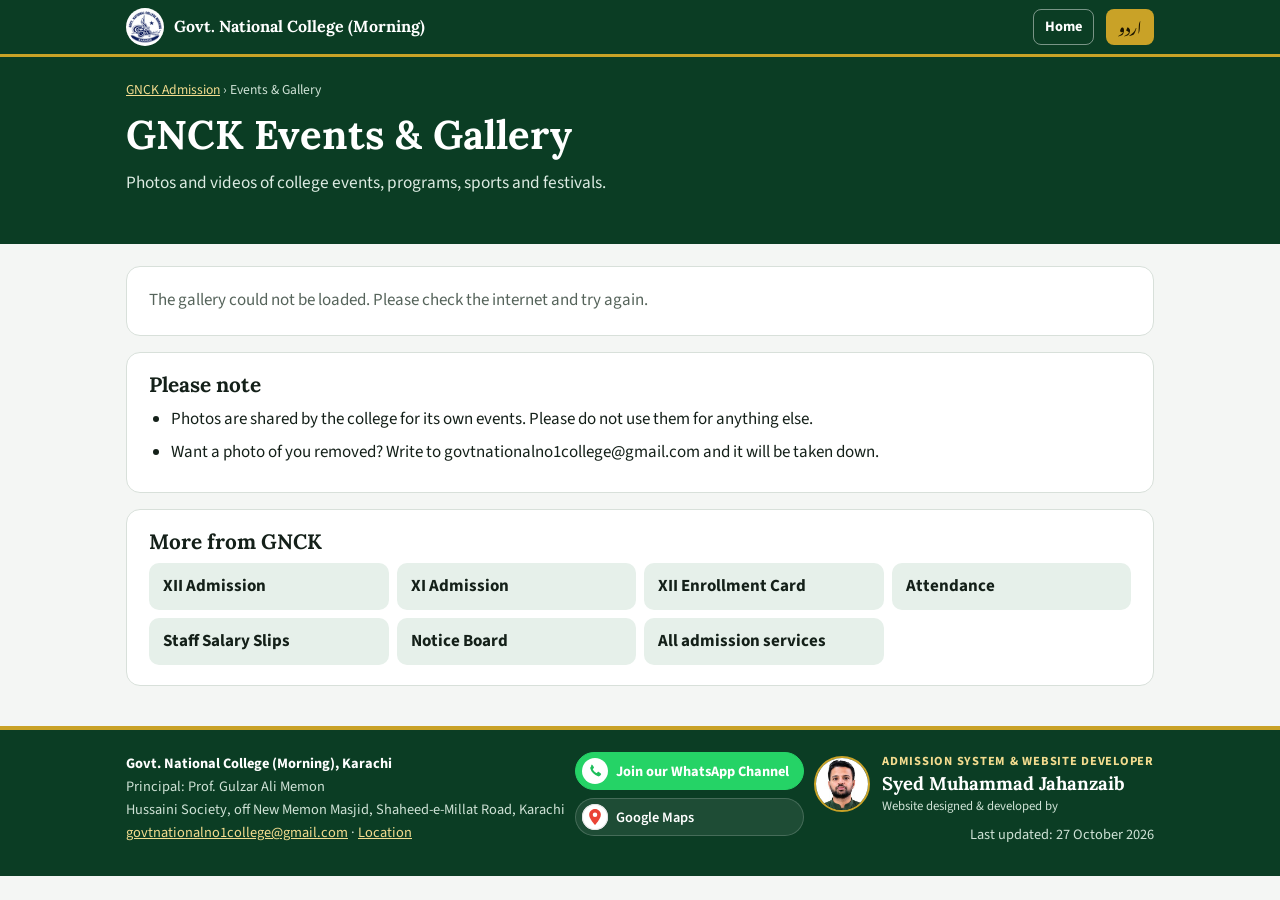
<file: gallery/index.html>
<!doctype html>
<html lang="en" dir="ltr">
<head>
<meta charset="utf-8">
<meta name="viewport" content="width=device-width, initial-scale=1, viewport-fit=cover">
<meta name="theme-color" content="#0b3d24">
<meta name="author" content="Syed Muhammad Jahanzaib">
<title>GNCK Events &amp; Gallery: College Photos and Videos | Govt. National College Karachi</title>
<meta name="description" content="Photos and videos of events, programs, sports and festivals at Govt. National College (Morning), Karachi (GNCK).">
<link rel="canonical" href="https://gnck.edu.pk/gallery/">
<meta property="og:url" content="https://gnck.edu.pk/gallery/">
<meta property="og:title" content="GNCK Events &amp; Gallery: College Photos and Videos | Govt. National College Karachi">
<meta property="og:description" content="Photos and videos of events, programs, sports and festivals at Govt. National College (Morning), Karachi (GNCK).">
<meta property="og:type" content="website">
<meta property="og:site_name" content="GNCK Admission">
<meta property="og:image" content="https://gnck.edu.pk/favicon.png">
<link rel="icon" type="image/png" sizes="192x192" href="/favicon.png">
<link rel="icon" type="image/png" sizes="48x48" href="/favicon-48.png">
<link rel="apple-touch-icon" href="/icon-192.png">
<link rel="manifest" href="/manifest.webmanifest">
<link rel="preconnect" href="https://fonts.googleapis.com">
<link rel="preconnect" href="https://fonts.gstatic.com" crossorigin>
<link rel="stylesheet" href="https://fonts.googleapis.com/css2?family=Lora:wght@600;700&family=Source+Sans+3:wght@400;600;700&family=Noto+Nastaliq+Urdu:wght@400;600&display=swap">
<link rel="stylesheet" href="/pages.css">
<script>try{if(localStorage.getItem('gnckLang')==='ur'){document.documentElement.lang='ur';document.documentElement.dir='rtl';}}catch(e){}</script>
<script type="application/ld+json">{"@context":"https://schema.org","@type":"CollectionPage","name":"GNCK Events & Gallery","description":"Photos and videos of events, programs, sports and festivals at Govt. National College (Morning), Karachi (GNCK).","url":"https://gnck.edu.pk/gallery/","inLanguage":["en","ur"],"isPartOf":{"@type":"WebSite","name":"GNCK Admission","url":"https://gnck.edu.pk/"},"about":{"@type":"CollegeOrUniversity","name":"Govt. National College (Morning), Karachi","alternateName":["GNCK","National College"]}}</script>
<style>
.gbody { max-width: 1060px; }
.gmsg p { margin: 0; color: var(--muted); }
#gal .chips { display: flex; flex-wrap: wrap; gap: 8px; margin: 18px 0 14px; }
#gal .chip { font: inherit; font-weight: 700; font-size: .92rem; border: 0; border-radius: 999px; padding: 7px 15px; background: var(--chip); color: var(--fg); cursor: pointer; }
#gal .chip.on { background: var(--green); color: #fff; }
#gal .albums { display: grid; grid-template-columns: repeat(auto-fill, minmax(240px, 1fr)); gap: 16px; }
#gal .album { display: flex; flex-direction: column; background: var(--card); border: 1px solid var(--line); border-radius: 14px; overflow: hidden; text-decoration: none; color: var(--fg); }
#gal .album:hover { border-color: var(--accent); }
#gal .cover { position: relative; display: block; aspect-ratio: 4 / 3; background: var(--chip); }
#gal .cover img { width: 100%; height: 100%; object-fit: cover; display: block; }
#gal .tag, #gal .tag2 { font-size: .78rem; font-weight: 700; padding: 3px 10px; border-radius: 999px; background: rgba(11,61,36,.88); color: #fff; }
#gal .tag { position: absolute; top: 10px; inset-inline-start: 10px; }
#gal .tag2 { display: inline-block; margin-bottom: 8px; background: var(--green); }
#gal .new { position: absolute; top: 10px; inset-inline-end: 10px; background: var(--gold); color: #1d1600; font-size: .75rem; font-weight: 700; padding: 3px 9px; border-radius: 999px; }
#gal .meta { display: block; padding: 12px 14px 14px; }
#gal .meta b { display: block; font-family: var(--f-display); font-size: 1.12rem; line-height: 1.3; }
#gal .sub { display: block; color: var(--muted); font-size: .9rem; margin-top: 2px; }
#gal .back { margin: 18px 0 0; font-weight: 700; }
#gal .back a { text-decoration: none; }
#gal .albumv h2 { font-size: 1.5rem; }
#gal .hint { color: var(--muted); font-size: .9rem; margin: 2px 0 12px; }
#gal .pgrid { display: grid; grid-template-columns: repeat(auto-fill, minmax(150px, 1fr)); gap: 8px; }
#gal .pi { position: relative; display: block; padding: 0; border: 0; aspect-ratio: 1; border-radius: 10px; overflow: hidden; background: var(--chip); cursor: zoom-in; }
#gal .pi img { width: 100%; height: 100%; object-fit: cover; display: block; }
.play { position: absolute; inset: 0; display: grid; place-items: center; }
.play i { width: 54px; height: 54px; border-radius: 50%; background: rgba(0,0,0,.62); display: grid; place-items: center; }
.play i::before { content: ""; border-style: solid; border-width: 11px 0 11px 18px; border-color: transparent transparent transparent #fff; margin-inline-start: 4px; }
.lbx { position: fixed; inset: 0; z-index: 60; background: rgba(5,12,8,.95); display: flex; flex-direction: column; align-items: center; justify-content: center; gap: 12px; padding: 56px 12px 20px; color: #fff; }
.lbx img { max-width: 100%; max-height: 72vh; border-radius: 10px; object-fit: contain; }
.lbx .vwrap { width: min(960px, 100%); aspect-ratio: 16 / 9; }
.lbx iframe { width: 100%; height: 100%; border: 0; border-radius: 10px; }
.lbx .cap { margin: 0; color: #cfe2d6; font-size: .95rem; text-align: center; }
.lbx .bar { display: flex; gap: 10px; align-items: center; }
.lbx button, .lbx .dlb { font: inherit; font-weight: 700; background: rgba(255,255,255,.15); color: #fff; border: 0; border-radius: 10px; padding: 9px 18px; text-decoration: none; cursor: pointer; }
.lbx .x { position: absolute; top: 12px; inset-inline-end: 12px; }
</style>
<!-- Google Analytics (GA4, WEB10) -->
<script async src="https://www.googletagmanager.com/gtag/js?id=G-HG7CFTSNR5"></script>
<script>window.dataLayer=window.dataLayer||[];function gtag(){dataLayer.push(arguments);}gtag('js',new Date());gtag('config','G-HG7CFTSNR5');</script>
</head>
<body>
<header class="top">
  <div class="wrap">
    <a class="brandmini" href="/"><img src="/favicon-48.png" width="38" height="38" alt=""><b><span class="en">Govt. National College (Morning)</span><span class="ur" data-nosnippet>گورنمنٹ نیشنل کالج (مارننگ)</span></b></a>
    <a class="homebtn" href="/"><span class="en">Home</span><span class="ur" data-nosnippet>ہوم</span></a>
    <button class="langbtn" id="langbtn" type="button"><span class="en">اردو</span><span class="ur" data-nosnippet>English</span></button>
  </div>
</header>
<main>
<div class="hero">
  <div class="wrap gbody">
    <nav class="crumb" aria-label="Breadcrumb"><a href="/"><span class="en">GNCK Admission</span><span class="ur" data-nosnippet>جی این سی کے ایڈمیشن</span></a> <span aria-hidden="true">›</span> <span class="en">Events &amp; Gallery</span><span class="ur" data-nosnippet>تقریبات اور گیلری</span></nav>
    <h1><span class="en">GNCK Events &amp; Gallery</span><span class="ur" data-nosnippet>جی این سی کے: تقریبات اور گیلری</span></h1>
    <p class="lede"><span class="en">Photos and videos of college events, programs, sports and festivals.</span><span class="ur" data-nosnippet>کالج کی تقریبات، پروگرام، کھیل اور جشن کی تصویریں اور ویڈیوز۔</span></p>
    
  </div>
</div>
<div class="wrap body gbody">
<div id="gal" aria-live="polite"><div class="card gmsg"><p><span class="en">Loading albums…</span><span class="ur" data-nosnippet>البم لوڈ ہو رہے ہیں…</span></p></div></div>
<noscript><div class="card"><p><span class="en">Please turn on JavaScript to see the gallery.</span><span class="ur" data-nosnippet>گیلری دیکھنے کے لیے جاوا اسکرپٹ چالو کریں۔</span></p></div></noscript>
<div class="card"><h2><span class="en">Please note</span><span class="ur" data-nosnippet>دھیان دیں</span></h2><ul class="notes"><li><span class="en">Photos are shared by the college for its own events. Please do not use them for anything else.</span><span class="ur" data-nosnippet>یہ تصویریں کالج اپنی تقریبات کے لیے دکھاتا ہے۔ انہیں کسی اور کام میں استعمال نہ کریں۔</span></li><li><span class="en">Want a photo of you removed? Write to govtnationalno1college@gmail.com and it will be taken down.</span><span class="ur" data-nosnippet>اپنی کوئی تصویر ہٹوانی ہو؟ govtnationalno1college@gmail.com پر لکھیں، ہٹا دی جائے گی۔</span></li></ul></div>
<div class="card more"><h2><span class="en">More from GNCK</span><span class="ur" data-nosnippet>جی این سی کے کی مزید سہولیات</span></h2><div class="links"><a href="/xii-admission/"><span class="en">XII Admission</span><span class="ur" data-nosnippet>بارہویں داخلہ</span></a><a href="/xi-admission/"><span class="en">XI Admission</span><span class="ur" data-nosnippet>گیارہویں داخلہ</span></a><a href="/xii-enrollment-card/"><span class="en">XII Enrollment Card</span><span class="ur" data-nosnippet>بارہویں اینرولمنٹ کارڈ</span></a><a href="/attendance/"><span class="en">Attendance</span><span class="ur" data-nosnippet>حاضری</span></a><a href="/salary-slips/"><span class="en">Staff Salary Slips</span><span class="ur" data-nosnippet>اسٹاف سیلری سلپ</span></a><a href="/notices/"><span class="en">Notice Board</span><span class="ur" data-nosnippet>نوٹس بورڈ</span></a><a href="/"><span class="en">All admission services</span><span class="ur" data-nosnippet>داخلے کی تمام سہولیات</span></a></div></div>
</div>
</main>
<footer>
  <div class="wrap">
    <div><b><span class="en">Govt. National College (Morning), Karachi</span><span class="ur" data-nosnippet>گورنمنٹ نیشنل کالج (مارننگ)، کراچی</span></b><br><span class="en">Principal: Prof. Gulzar Ali Memon</span><span class="ur" data-nosnippet>پرنسپل: پروفیسر گلزار علی میمن</span><br><span class="en">Hussaini Society, off New Memon Masjid, Shaheed-e-Millat Road, Karachi</span><span class="ur" data-nosnippet>حسینی سوسائٹی، نزد نیو میمن مسجد، شہیدِ ملت روڈ، کراچی</span><br><a href="mailto:govtnationalno1college@gmail.com">govtnationalno1college@gmail.com</a> · <a href="https://maps.app.goo.gl/5RZTDBZNfoEu52ge6" target="_blank" rel="noopener"><span class="en">Location</span><span class="ur" data-nosnippet>مقام</span></a></div>
    <div class="social"><a class="wab" href="https://whatsapp.com/channel/0029VbDTnoP7j6g4Ll3sgT3F" target="_blank" rel="noopener"><span class="sic wa" aria-hidden="true"><svg viewBox="0 0 24 24"><path fill="#fff" d="M7.6 4.6c.4-.3 1-.2 1.3.2l1.7 2.4c.3.4.2 1-.1 1.3l-1 1c-.2.2-.2.5-.1.7.9 1.8 2.4 3.3 4.2 4.2.2.1.5.1.7-.1l1-1c.3-.3.9-.4 1.3-.1l2.4 1.7c.4.3.5.9.2 1.3l-.9 1.3c-.6.8-1.6 1.2-2.6.9-4.5-1.3-8-4.8-9.3-9.3-.3-1 .1-2 .9-2.6z"/></svg></span><span class="en">Join our WhatsApp Channel</span><span class="ur" data-nosnippet>ہمارا واٹس ایپ چینل جوائن کریں</span></a><a href="https://maps.app.goo.gl/5RZTDBZNfoEu52ge6?g_st=ac" target="_blank" rel="noopener"><span class="sic map" aria-hidden="true"><svg viewBox="0 0 24 24"><path fill="#EA4335" d="M12 2.5c-3.9 0-7 3-7 6.8 0 5 7 12.2 7 12.2s7-7.2 7-12.2c0-3.8-3.1-6.8-7-6.8z"/><circle cx="12" cy="9.3" r="2.7" fill="#fff"/></svg></span><span class="en">Google Maps</span><span class="ur" data-nosnippet>گوگل میپ</span></a></div>
    <div class="credit"><div class="dev"><img src="/developer-jahanzaib.jpg" width="56" height="56" alt="Syed Muhammad Jahanzaib" loading="lazy" decoding="async"><div><span class="r"><span class="en">Admission System &amp; Website Developer</span><span class="ur" data-nosnippet>ایڈمیشن سسٹم اور ویب سائٹ</span></span><span class="n"><span class="en">Syed Muhammad Jahanzaib</span><span class="ur" data-nosnippet>سید محمد جہانزیب</span></span><span class="u"><span class="en">Website designed &amp; developed by</span><span class="ur" data-nosnippet>ویب سائٹ تیار کردہ</span></span></div></div><span class="en">Last updated: 27 October 2026</span><span class="ur" data-nosnippet>آخری تبدیلی: 27 اکتوبر 2026</span></div>
  </div>
</footer>
<script>
(function () {
  var root = document.documentElement, b = document.getElementById('langbtn');
  b.addEventListener('click', function () {
    var l = root.getAttribute('lang') === 'ur' ? 'en' : 'ur';
    root.setAttribute('lang', l); root.setAttribute('dir', l === 'ur' ? 'rtl' : 'ltr');
    try { localStorage.setItem('gnckLang', l); } catch (e) {}
  });
  document.querySelectorAll('a.soon').forEach(function (a) { a.addEventListener('click', function (e) { e.preventDefault(); }); });
  if ('serviceWorker' in navigator) { window.addEventListener('load', function () { navigator.serviceWorker.register('/sw.js').catch(function () {}); }); }
})();
</script>
<script src="/notice.js" defer></script>
<script src="/gallery.js" defer></script>
<script data-goatcounter="https://gnck.goatcounter.com/count" async src="https://gc.zgo.at/count.js"></script>
<script src="/site28.js" defer></script>
</body>
</html>
</file>
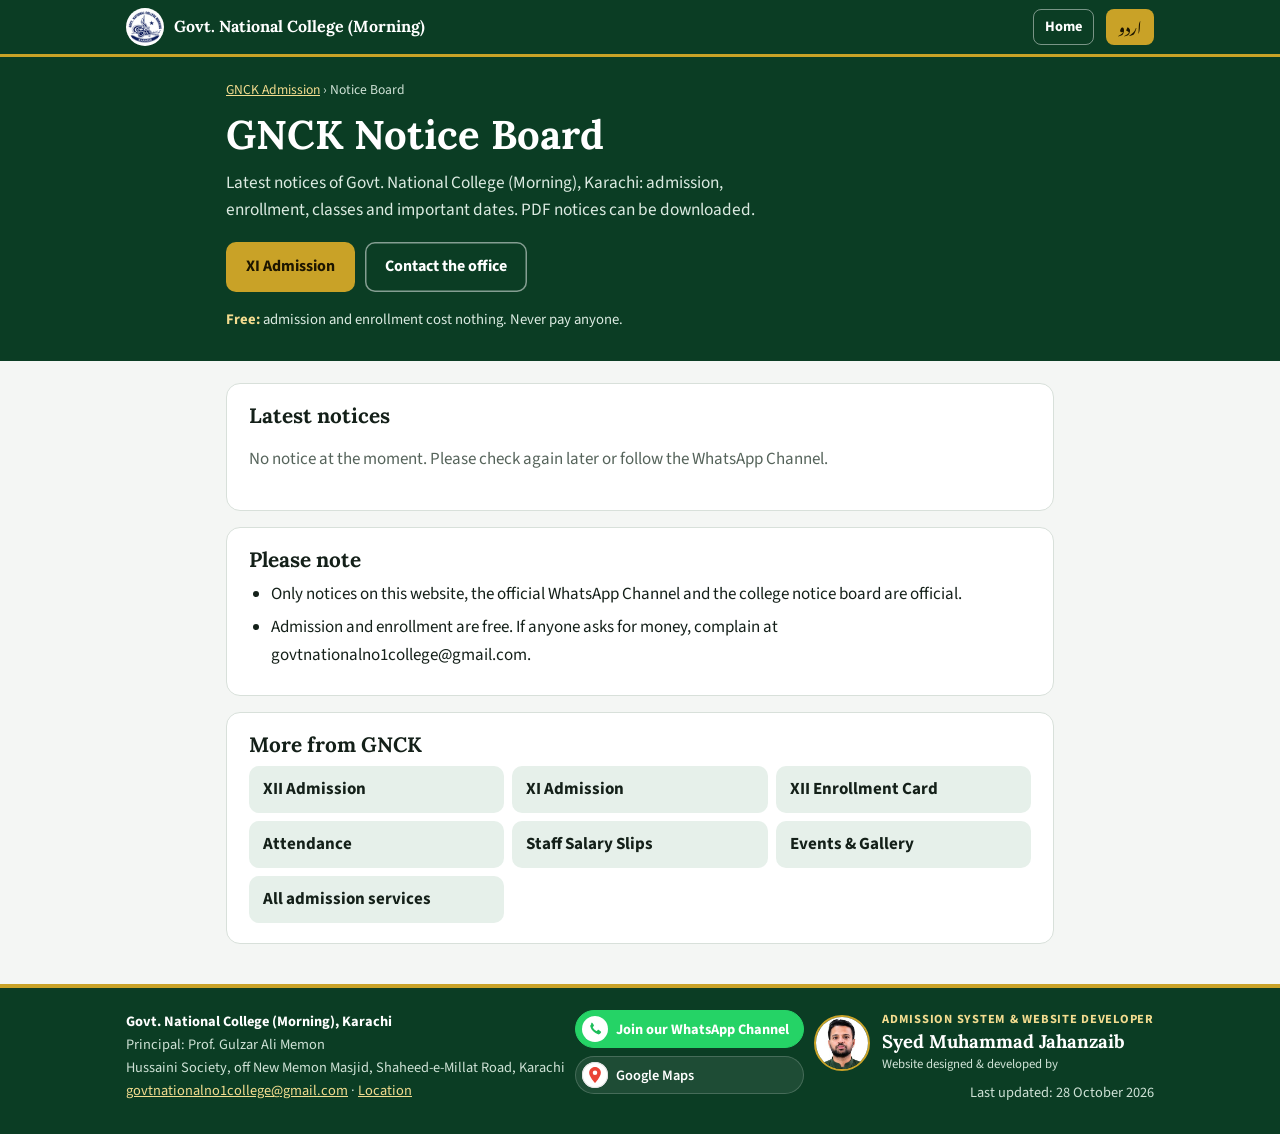
<file: notices/index.html>
<!doctype html>
<html lang="en" dir="ltr">
<head>
<meta charset="utf-8">
<meta name="viewport" content="width=device-width, initial-scale=1, viewport-fit=cover">
<meta name="theme-color" content="#0b3d24">
<meta name="author" content="Syed Muhammad Jahanzaib">
<title>GNCK Notice Board: Latest Notices | Govt. National College Karachi</title>
<meta name="description" content="Latest notices of Govt. National College (Morning), Karachi (GNCK): XI admission, XII enrollment, classes, dates and PDF notices to download.">
<link rel="canonical" href="https://gnck.edu.pk/notices/">
<meta property="og:url" content="https://gnck.edu.pk/notices/">
<meta property="og:title" content="GNCK Notice Board: Latest Notices | Govt. National College Karachi">
<meta property="og:description" content="Latest notices of Govt. National College (Morning), Karachi (GNCK): XI admission, XII enrollment, classes, dates and PDF notices to download.">
<meta property="og:type" content="website">
<meta property="og:site_name" content="GNCK Admission">
<meta property="og:image" content="https://gnck.edu.pk/favicon.png">
<link rel="icon" type="image/png" sizes="192x192" href="/favicon.png">
<link rel="icon" type="image/png" sizes="48x48" href="/favicon-48.png">
<link rel="apple-touch-icon" href="/icon-192.png">
<link rel="manifest" href="/manifest.webmanifest">
<link rel="preconnect" href="https://fonts.googleapis.com">
<link rel="preconnect" href="https://fonts.gstatic.com" crossorigin>
<link rel="stylesheet" href="https://fonts.googleapis.com/css2?family=Lora:wght@600;700&family=Source+Sans+3:wght@400;600;700&family=Noto+Nastaliq+Urdu:wght@400;600&display=swap">
<link rel="stylesheet" href="/pages.css">
<script>try{if(localStorage.getItem('gnckLang')==='ur'){document.documentElement.lang='ur';document.documentElement.dir='rtl';}}catch(e){}</script>
<script type="application/ld+json">{"@context":"https://schema.org","@type":"WebPage","name":"GNCK Notice Board: Latest Notices | Govt. National College Karachi","description":"Latest notices of Govt. National College (Morning), Karachi (GNCK): XI admission, XII enrollment, classes, dates and PDF notices to download.","url":"https://gnck.edu.pk/notices/","inLanguage":["en","ur"],"isPartOf":{"@type":"WebSite","name":"GNCK Admission","url":"https://gnck.edu.pk/"}}</script>
<!-- Google Analytics (GA4, WEB10) -->
<script async src="https://www.googletagmanager.com/gtag/js?id=G-HG7CFTSNR5"></script>
<script>window.dataLayer=window.dataLayer||[];function gtag(){dataLayer.push(arguments);}gtag('js',new Date());gtag('config','G-HG7CFTSNR5');</script>
</head>
<body>
<header class="top">
  <div class="wrap">
    <a class="brandmini" href="/"><img src="/favicon-48.png" width="38" height="38" alt=""><b><span class="en">Govt. National College (Morning)</span><span class="ur" data-nosnippet>گورنمنٹ نیشنل کالج (مارننگ)</span></b></a>
    <a class="homebtn" href="/"><span class="en">Home</span><span class="ur" data-nosnippet>ہوم</span></a>
    <button class="langbtn" id="langbtn" type="button"><span class="en">اردو</span><span class="ur" data-nosnippet>English</span></button>
  </div>
</header>
<main>
<div class="hero">
  <div class="wrap">
    <nav class="crumb" aria-label="Breadcrumb"><a href="/"><span class="en">GNCK Admission</span><span class="ur" data-nosnippet>جی این سی کے ایڈمیشن</span></a> <span aria-hidden="true">›</span> <span class="en">Notice Board</span><span class="ur" data-nosnippet>نوٹس بورڈ</span></nav>
    <h1><span class="en">GNCK Notice Board</span><span class="ur" data-nosnippet>جی این سی کے نوٹس بورڈ</span></h1>
    <p class="lede"><span class="en">Latest notices of Govt. National College (Morning), Karachi: admission, enrollment, classes and important dates. PDF notices can be downloaded.</span><span class="ur" data-nosnippet>گورنمنٹ نیشنل کالج (مارننگ)، کراچی کے تازہ نوٹس: داخلہ، اینرولمنٹ، کلاسیں اور اہم تاریخیں۔ پی ڈی ایف نوٹس ڈاؤن لوڈ کیے جا سکتے ہیں۔</span></p>
    <div class="cta"><a class="btn pri" href="/xi-admission/"><span class="en">XI Admission</span><span class="ur" data-nosnippet>گیارہویں داخلہ</span></a><a class="btn ghost" href="/#contact"><span class="en">Contact the office</span><span class="ur" data-nosnippet>آفس سے رابطہ</span></a></div>
    <p class="free"><span class="en"><b>Free:</b> admission and enrollment cost nothing. Never pay anyone.</span><span class="ur" data-nosnippet><b>مفت:</b> داخلہ اور اینرولمنٹ کی کوئی فیس نہیں۔ کسی کو پیسے نہ دیں۔</span></p>
  </div>
</div>
<div class="wrap body">
<div class="card"><h2><span class="en">Latest notices</span><span class="ur" data-nosnippet>تازہ نوٹس</span></h2><div id="nlist" aria-live="polite"><p class="nempty"><span class="en">Loading notices…</span><span class="ur" data-nosnippet>نوٹس لوڈ ہو رہے ہیں…</span></p></div><noscript><p><span class="en">Please turn on JavaScript to see the notices, or visit the college office.</span><span class="ur" data-nosnippet>نوٹس دیکھنے کے لیے جاوا اسکرپٹ چالو کریں، یا کالج آفس تشریف لائیں۔</span></p></noscript></div>
<div class="card"><h2><span class="en">Please note</span><span class="ur" data-nosnippet>دھیان دیں</span></h2><ul class="notes"><li><span class="en">Only notices on this website, the official WhatsApp Channel and the college notice board are official.</span><span class="ur" data-nosnippet>صرف اس ویب سائٹ، سرکاری واٹس ایپ چینل اور کالج کے نوٹس بورڈ کے نوٹس سرکاری ہیں۔</span></li><li><span class="en">Admission and enrollment are free. If anyone asks for money, complain at govtnationalno1college@gmail.com.</span><span class="ur" data-nosnippet>داخلہ اور اینرولمنٹ مفت ہیں۔ کوئی پیسے مانگے تو govtnationalno1college@gmail.com پر شکایت کریں۔</span></li></ul></div>
<div class="card more"><h2><span class="en">More from GNCK</span><span class="ur" data-nosnippet>جی این سی کے کی مزید سہولیات</span></h2><div class="links"><a href="/xii-admission/"><span class="en">XII Admission</span><span class="ur" data-nosnippet>بارہویں داخلہ</span></a><a href="/xi-admission/"><span class="en">XI Admission</span><span class="ur" data-nosnippet>گیارہویں داخلہ</span></a><a href="/xii-enrollment-card/"><span class="en">XII Enrollment Card</span><span class="ur" data-nosnippet>بارہویں اینرولمنٹ کارڈ</span></a><a href="/attendance/"><span class="en">Attendance</span><span class="ur" data-nosnippet>حاضری</span></a><a href="/salary-slips/"><span class="en">Staff Salary Slips</span><span class="ur" data-nosnippet>اسٹاف سیلری سلپ</span></a><a href="/gallery/"><span class="en">Events &amp; Gallery</span><span class="ur" data-nosnippet>تقریبات اور گیلری</span></a><a href="/"><span class="en">All admission services</span><span class="ur" data-nosnippet>داخلے کی تمام سہولیات</span></a></div></div>
</div>
</main>
<footer>
  <div class="wrap">
    <div><b><span class="en">Govt. National College (Morning), Karachi</span><span class="ur" data-nosnippet>گورنمنٹ نیشنل کالج (مارننگ)، کراچی</span></b><br><span class="en">Principal: Prof. Gulzar Ali Memon</span><span class="ur" data-nosnippet>پرنسپل: پروفیسر گلزار علی میمن</span><br><span class="en">Hussaini Society, off New Memon Masjid, Shaheed-e-Millat Road, Karachi</span><span class="ur" data-nosnippet>حسینی سوسائٹی، نزد نیو میمن مسجد، شہیدِ ملت روڈ، کراچی</span><br><a href="mailto:govtnationalno1college@gmail.com">govtnationalno1college@gmail.com</a> · <a href="https://maps.app.goo.gl/5RZTDBZNfoEu52ge6" target="_blank" rel="noopener"><span class="en">Location</span><span class="ur" data-nosnippet>مقام</span></a></div>
    <div class="social"><a class="wab" href="https://whatsapp.com/channel/0029VbDTnoP7j6g4Ll3sgT3F" target="_blank" rel="noopener"><span class="sic wa" aria-hidden="true"><svg viewBox="0 0 24 24"><path fill="#fff" d="M7.6 4.6c.4-.3 1-.2 1.3.2l1.7 2.4c.3.4.2 1-.1 1.3l-1 1c-.2.2-.2.5-.1.7.9 1.8 2.4 3.3 4.2 4.2.2.1.5.1.7-.1l1-1c.3-.3.9-.4 1.3-.1l2.4 1.7c.4.3.5.9.2 1.3l-.9 1.3c-.6.8-1.6 1.2-2.6.9-4.5-1.3-8-4.8-9.3-9.3-.3-1 .1-2 .9-2.6z"/></svg></span><span class="en">Join our WhatsApp Channel</span><span class="ur" data-nosnippet>ہمارا واٹس ایپ چینل جوائن کریں</span></a><a href="https://maps.app.goo.gl/5RZTDBZNfoEu52ge6?g_st=ac" target="_blank" rel="noopener"><span class="sic map" aria-hidden="true"><svg viewBox="0 0 24 24"><path fill="#EA4335" d="M12 2.5c-3.9 0-7 3-7 6.8 0 5 7 12.2 7 12.2s7-7.2 7-12.2c0-3.8-3.1-6.8-7-6.8z"/><circle cx="12" cy="9.3" r="2.7" fill="#fff"/></svg></span><span class="en">Google Maps</span><span class="ur" data-nosnippet>گوگل میپ</span></a></div>
    <div class="credit"><div class="dev"><img src="/developer-jahanzaib.jpg" width="56" height="56" alt="Syed Muhammad Jahanzaib" loading="lazy" decoding="async"><div><span class="r"><span class="en">Admission System &amp; Website Developer</span><span class="ur" data-nosnippet>ایڈمیشن سسٹم اور ویب سائٹ</span></span><span class="n"><span class="en">Syed Muhammad Jahanzaib</span><span class="ur" data-nosnippet>سید محمد جہانزیب</span></span><span class="u"><span class="en">Website designed &amp; developed by</span><span class="ur" data-nosnippet>ویب سائٹ تیار کردہ</span></span></div></div><span class="en">Last updated: 28 October 2026</span><span class="ur" data-nosnippet>آخری تبدیلی: 28 اکتوبر 2026</span></div>
  </div>
</footer>
<script>
(function () {
  var root = document.documentElement, b = document.getElementById('langbtn');
  b.addEventListener('click', function () {
    var l = root.getAttribute('lang') === 'ur' ? 'en' : 'ur';
    root.setAttribute('lang', l); root.setAttribute('dir', l === 'ur' ? 'rtl' : 'ltr');
    try { localStorage.setItem('gnckLang', l); } catch (e) {}
  });
  document.querySelectorAll('a.soon').forEach(function (a) { a.addEventListener('click', function (e) { e.preventDefault(); }); });
  if ('serviceWorker' in navigator) { window.addEventListener('load', function () { navigator.serviceWorker.register('/sw.js').catch(function () {}); }); }
})();
</script>
<script src="/notice.js" defer></script>
<script data-goatcounter="https://gnck.goatcounter.com/count" async src="https://gc.zgo.at/count.js"></script>
<script src="/site28.js" defer></script>
</body>
</html>
</file>
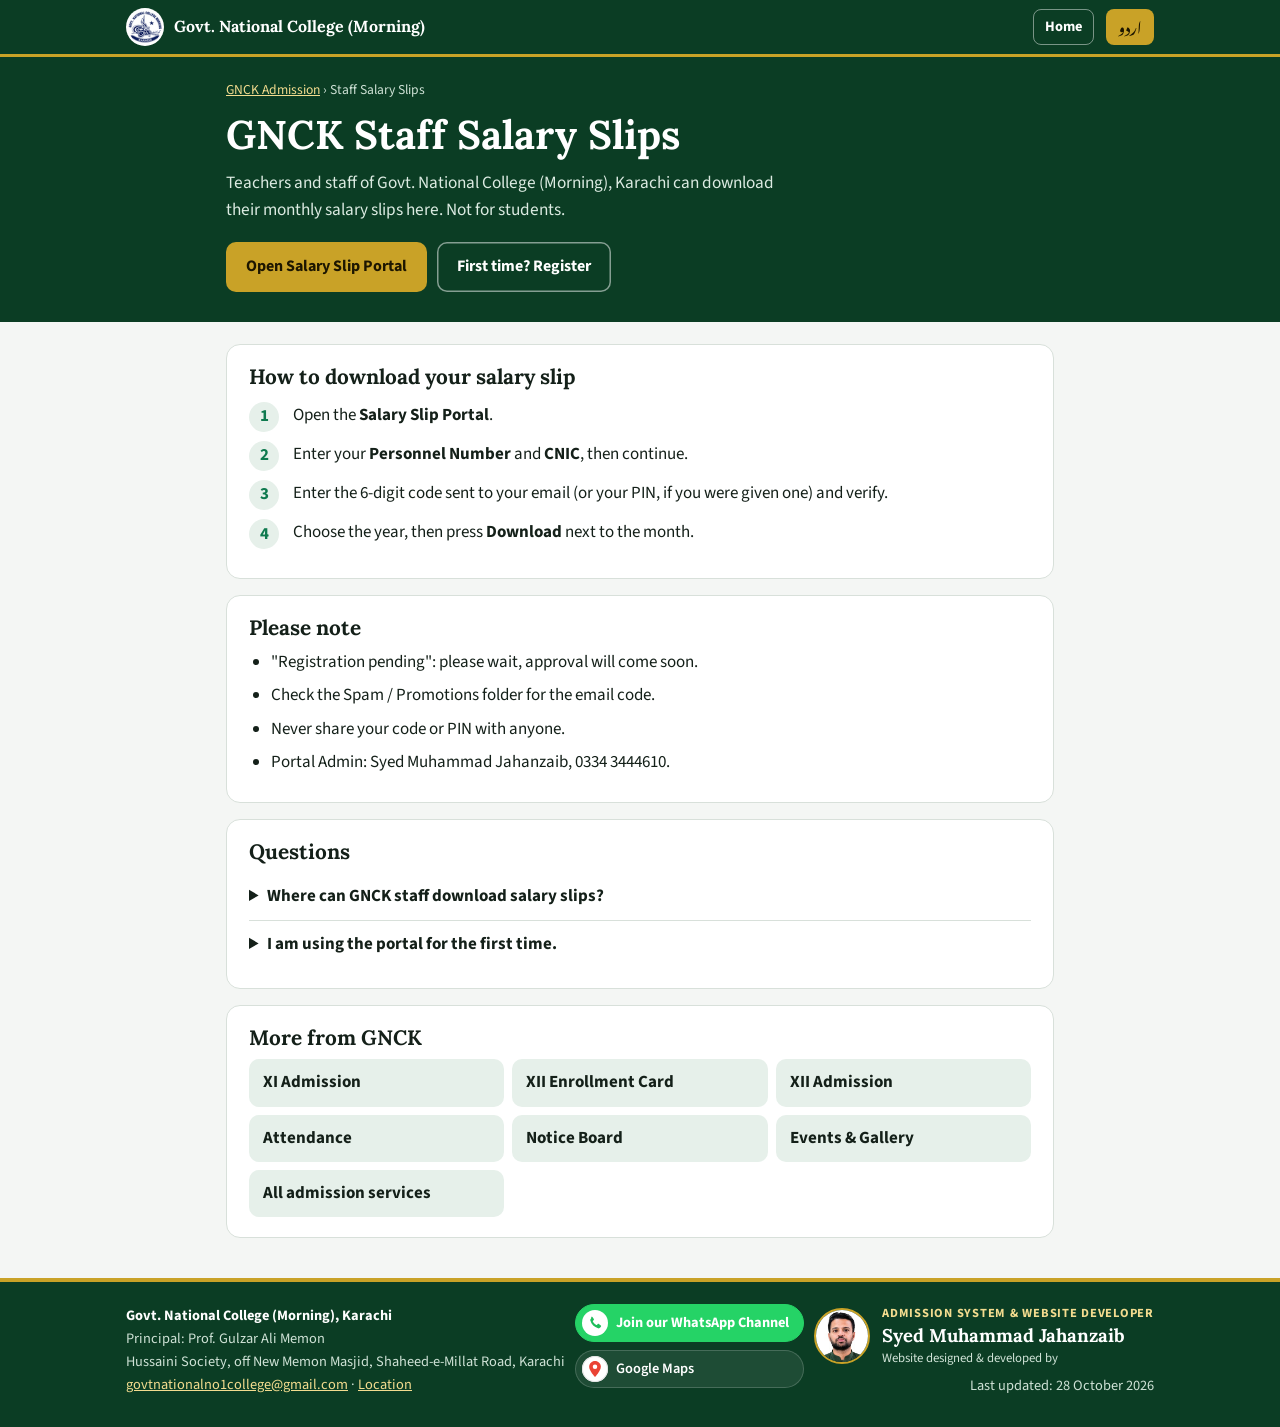
<file: salary-slips/index.html>
<!doctype html>
<html lang="en" dir="ltr">
<head>
<meta charset="utf-8">
<meta name="viewport" content="width=device-width, initial-scale=1, viewport-fit=cover">
<meta name="theme-color" content="#0b3d24">
<meta name="author" content="Syed Muhammad Jahanzaib">
<title>GNCK Salary Slips: Staff Salary Slip Portal | Govt. National College Karachi</title>
<meta name="description" content="GNCK staff salary slips. Teachers and staff of Govt. National College (Morning), Karachi can download monthly salary slips from the Salary Slip Portal with Personnel No. and CNIC.">
<link rel="canonical" href="https://gnck.edu.pk/salary-slips/">
<meta property="og:url" content="https://gnck.edu.pk/salary-slips/">
<meta property="og:title" content="GNCK Salary Slips: Staff Salary Slip Portal | Govt. National College Karachi">
<meta property="og:description" content="GNCK staff salary slips. Teachers and staff of Govt. National College (Morning), Karachi can download monthly salary slips from the Salary Slip Portal with Personnel No. and CNIC.">
<meta property="og:type" content="website">
<meta property="og:site_name" content="GNCK Admission">
<meta property="og:image" content="https://gnck.edu.pk/favicon.png">
<link rel="icon" type="image/png" sizes="192x192" href="/favicon.png">
<link rel="icon" type="image/png" sizes="48x48" href="/favicon-48.png">
<link rel="apple-touch-icon" href="/icon-192.png">
<link rel="manifest" href="/manifest.webmanifest">
<link rel="preconnect" href="https://fonts.googleapis.com">
<link rel="preconnect" href="https://fonts.gstatic.com" crossorigin>
<link rel="stylesheet" href="https://fonts.googleapis.com/css2?family=Lora:wght@600;700&family=Source+Sans+3:wght@400;600;700&family=Noto+Nastaliq+Urdu:wght@400;600&display=swap">
<link rel="stylesheet" href="/pages.css">
<script>try{if(localStorage.getItem('gnckLang')==='ur'){document.documentElement.lang='ur';document.documentElement.dir='rtl';}}catch(e){}</script>
<script type="application/ld+json">[{"@context":"https://schema.org","@type":"WebPage","name":"GNCK Salary Slips: Staff Salary Slip Portal | Govt. National College Karachi","description":"GNCK staff salary slips. Teachers and staff of Govt. National College (Morning), Karachi can download monthly salary slips from the Salary Slip Portal with Personnel No. and CNIC.","url":"https://gnck.edu.pk/salary-slips/","inLanguage":["en","ur"],"isPartOf":{"@type":"WebSite","name":"GNCK Admission","url":"https://gnck.edu.pk/"},"about":{"@type":"CollegeOrUniversity","name":"Govt. National College (Morning), Karachi","alternateName":["GNCK","National College","Govt National College"],"url":"https://gnck.edu.pk/"}},{"@context":"https://schema.org","@type":"BreadcrumbList","itemListElement":[{"@type":"ListItem","position":1,"name":"GNCK Admission","item":"https://gnck.edu.pk/"},{"@type":"ListItem","position":2,"name":"Staff Salary Slips","item":"https://gnck.edu.pk/salary-slips/"}]},{"@context":"https://schema.org","@type":"FAQPage","mainEntity":[{"@type":"Question","name":"Where can GNCK staff download salary slips?","acceptedAnswer":{"@type":"Answer","text":"From the Salary Slip Portal on this page, or Staff Login at the top of the website. Use your Personnel No. and CNIC."}},{"@type":"Question","name":"I am using the portal for the first time.","acceptedAnswer":{"@type":"Answer","text":"Press \"First time? Register\", fill the form, and wait for approval."}}]}]</script>
<!-- Google Analytics (GA4, WEB10) -->
<script async src="https://www.googletagmanager.com/gtag/js?id=G-HG7CFTSNR5"></script>
<script>window.dataLayer=window.dataLayer||[];function gtag(){dataLayer.push(arguments);}gtag('js',new Date());gtag('config','G-HG7CFTSNR5');</script>
</head>
<body>
<header class="top">
  <div class="wrap">
    <a class="brandmini" href="/"><img src="/favicon-48.png" width="38" height="38" alt=""><b><span class="en">Govt. National College (Morning)</span><span class="ur" data-nosnippet>گورنمنٹ نیشنل کالج (مارننگ)</span></b></a>
    <a class="homebtn" href="/"><span class="en">Home</span><span class="ur" data-nosnippet>ہوم</span></a>
    <button class="langbtn" id="langbtn" type="button"><span class="en">اردو</span><span class="ur" data-nosnippet>English</span></button>
  </div>
</header>
<main>
<div class="hero">
  <div class="wrap">
    <nav class="crumb" aria-label="Breadcrumb"><a href="/"><span class="en">GNCK Admission</span><span class="ur" data-nosnippet>جی این سی کے ایڈمیشن</span></a> <span aria-hidden="true">›</span> <span class="en">Staff Salary Slips</span><span class="ur" data-nosnippet>اسٹاف سیلری سلپ</span></nav>
    <h1><span class="en">GNCK Staff Salary Slips</span><span class="ur" data-nosnippet>جی این سی کے اسٹاف سیلری سلپ</span></h1>
    <p class="lede"><span class="en">Teachers and staff of Govt. National College (Morning), Karachi can download their monthly salary slips here. Not for students.</span><span class="ur" data-nosnippet>گورنمنٹ نیشنل کالج (مارننگ)، کراچی کے اساتذہ اور عملہ یہاں سے اپنی ماہانہ سیلری سلپ ڈاؤن لوڈ کر سکتے ہیں۔ طلبہ کے لیے نہیں۔</span></p>
    <div class="cta"><a class="btn pri" href="https://script.google.com/macros/s/AKfycbyuTQtponS5g2JFbPFS64W6DaCJUitUDn_6kGAx_rqOscU9dYdIkjBxs8gyeXtwJsJ5/exec" target="_blank" rel="noopener"><span class="en">Open Salary Slip Portal</span><span class="ur" data-nosnippet>سیلری سلپ پورٹل کھولیں</span></a><a class="btn ghost" href="https://docs.google.com/forms/d/e/1FAIpQLSeLEFUnxSdwRpQqWe-BFlDnFsqrbJpnOT2jAC6d7MakiRxRiA/viewform" target="_blank" rel="noopener"><span class="en">First time? Register</span><span class="ur" data-nosnippet>پہلی بار؟ رجسٹر کریں</span></a></div>
    
  </div>
</div>
<div class="wrap body">
<div class="card"><h2><span class="en">How to download your salary slip</span><span class="ur" data-nosnippet>سیلری سلپ ڈاؤن لوڈ کا طریقہ</span></h2><ol class="steps"><li><span class="en">Open the <b>Salary Slip Portal</b>.</span><span class="ur" data-nosnippet><b>سیلری سلپ پورٹل</b> کھولیں۔</span></li><li><span class="en">Enter your <b>Personnel Number</b> and <b>CNIC</b>, then continue.</span><span class="ur" data-nosnippet>اپنا <b>پرسونل نمبر</b> اور <b>شناختی کارڈ نمبر</b> لکھیں، پھر آگے بڑھیں۔</span></li><li><span class="en">Enter the 6-digit code sent to your email (or your PIN, if you were given one) and verify.</span><span class="ur" data-nosnippet>ای میل پر آنے والا 6 ہندسوں کا کوڈ (یا اگر دیا گیا ہو تو اپنا PIN) لکھ کر تصدیق کریں۔</span></li><li><span class="en">Choose the year, then press <b>Download</b> next to the month.</span><span class="ur" data-nosnippet>سال چنیں، پھر مہینے کے سامنے <b>Download</b> دبائیں۔</span></li></ol></div><div class="card"><h2><span class="en">Please note</span><span class="ur" data-nosnippet>دھیان دیں</span></h2><ul class="notes"><li><span class="en">"Registration pending": please wait, approval will come soon.</span><span class="ur" data-nosnippet>"Registration pending": انتظار کریں، منظوری جلد آئے گی۔</span></li><li><span class="en">Check the Spam / Promotions folder for the email code.</span><span class="ur" data-nosnippet>ای میل کوڈ کے لیے Spam / Promotions فولڈر بھی دیکھیں۔</span></li><li><span class="en">Never share your code or PIN with anyone.</span><span class="ur" data-nosnippet>اپنا کوڈ یا PIN کبھی کسی کو نہ بتائیں۔</span></li><li><span class="en">Portal Admin: Syed Muhammad Jahanzaib, <span class="num">0334 3444610</span>.</span><span class="ur" data-nosnippet>پورٹل ایڈمن: سید محمد جہانزیب، <span class="num">0334 3444610</span>۔</span></li></ul></div>
<div class="card"><h2><span class="en">Questions</span><span class="ur" data-nosnippet>سوالات</span></h2><div class="faq"><details><summary><span class="en">Where can GNCK staff download salary slips?</span><span class="ur" data-nosnippet>جی این سی کے کا عملہ سیلری سلپ کہاں سے ڈاؤن لوڈ کرے؟</span></summary><p><span class="en">From the Salary Slip Portal on this page, or Staff Login at the top of the website. Use your Personnel No. and CNIC.</span><span class="ur" data-nosnippet>اسی صفحے کے سیلری سلپ پورٹل سے، یا ویب سائٹ کے اوپر "اسٹاف لاگ ان" سے۔ پرسونل نمبر اور شناختی کارڈ نمبر استعمال کریں۔</span></p></details><details><summary><span class="en">I am using the portal for the first time.</span><span class="ur" data-nosnippet>میں پہلی بار پورٹل استعمال کر رہا ہوں۔</span></summary><p><span class="en">Press "First time? Register", fill the form, and wait for approval.</span><span class="ur" data-nosnippet>"پہلی بار؟ رجسٹر کریں" دبائیں، فارم بھریں اور منظوری کا انتظار کریں۔</span></p></details></div></div>
<div class="card more"><h2><span class="en">More from GNCK</span><span class="ur" data-nosnippet>جی این سی کے کی مزید سہولیات</span></h2><div class="links"><a href="/xi-admission/"><span class="en">XI Admission</span><span class="ur" data-nosnippet>گیارہویں داخلہ</span></a><a href="/xii-enrollment-card/"><span class="en">XII Enrollment Card</span><span class="ur" data-nosnippet>بارہویں اینرولمنٹ کارڈ</span></a><a href="/xii-admission/"><span class="en">XII Admission</span><span class="ur" data-nosnippet>بارہویں داخلہ</span></a><a href="/attendance/"><span class="en">Attendance</span><span class="ur" data-nosnippet>حاضری</span></a><a href="/notices/"><span class="en">Notice Board</span><span class="ur" data-nosnippet>نوٹس بورڈ</span></a><a href="/gallery/"><span class="en">Events &amp; Gallery</span><span class="ur" data-nosnippet>تقریبات اور گیلری</span></a><a href="/"><span class="en">All admission services</span><span class="ur" data-nosnippet>داخلے کی تمام سہولیات</span></a></div></div>
</div>
</main>
<footer>
  <div class="wrap">
    <div><b><span class="en">Govt. National College (Morning), Karachi</span><span class="ur" data-nosnippet>گورنمنٹ نیشنل کالج (مارننگ)، کراچی</span></b><br><span class="en">Principal: Prof. Gulzar Ali Memon</span><span class="ur" data-nosnippet>پرنسپل: پروفیسر گلزار علی میمن</span><br><span class="en">Hussaini Society, off New Memon Masjid, Shaheed-e-Millat Road, Karachi</span><span class="ur" data-nosnippet>حسینی سوسائٹی، نزد نیو میمن مسجد، شہیدِ ملت روڈ، کراچی</span><br><a href="mailto:govtnationalno1college@gmail.com">govtnationalno1college@gmail.com</a> · <a href="https://maps.app.goo.gl/5RZTDBZNfoEu52ge6" target="_blank" rel="noopener"><span class="en">Location</span><span class="ur" data-nosnippet>مقام</span></a></div>
    <div class="social"><a class="wab" href="https://whatsapp.com/channel/0029VbDTnoP7j6g4Ll3sgT3F" target="_blank" rel="noopener"><span class="sic wa" aria-hidden="true"><svg viewBox="0 0 24 24"><path fill="#fff" d="M7.6 4.6c.4-.3 1-.2 1.3.2l1.7 2.4c.3.4.2 1-.1 1.3l-1 1c-.2.2-.2.5-.1.7.9 1.8 2.4 3.3 4.2 4.2.2.1.5.1.7-.1l1-1c.3-.3.9-.4 1.3-.1l2.4 1.7c.4.3.5.9.2 1.3l-.9 1.3c-.6.8-1.6 1.2-2.6.9-4.5-1.3-8-4.8-9.3-9.3-.3-1 .1-2 .9-2.6z"/></svg></span><span class="en">Join our WhatsApp Channel</span><span class="ur" data-nosnippet>ہمارا واٹس ایپ چینل جوائن کریں</span></a><a href="https://maps.app.goo.gl/5RZTDBZNfoEu52ge6?g_st=ac" target="_blank" rel="noopener"><span class="sic map" aria-hidden="true"><svg viewBox="0 0 24 24"><path fill="#EA4335" d="M12 2.5c-3.9 0-7 3-7 6.8 0 5 7 12.2 7 12.2s7-7.2 7-12.2c0-3.8-3.1-6.8-7-6.8z"/><circle cx="12" cy="9.3" r="2.7" fill="#fff"/></svg></span><span class="en">Google Maps</span><span class="ur" data-nosnippet>گوگل میپ</span></a></div>
    <div class="credit"><div class="dev"><img src="/developer-jahanzaib.jpg" width="56" height="56" alt="Syed Muhammad Jahanzaib" loading="lazy" decoding="async"><div><span class="r"><span class="en">Admission System &amp; Website Developer</span><span class="ur" data-nosnippet>ایڈمیشن سسٹم اور ویب سائٹ</span></span><span class="n"><span class="en">Syed Muhammad Jahanzaib</span><span class="ur" data-nosnippet>سید محمد جہانزیب</span></span><span class="u"><span class="en">Website designed &amp; developed by</span><span class="ur" data-nosnippet>ویب سائٹ تیار کردہ</span></span></div></div><span class="en">Last updated: 28 October 2026</span><span class="ur" data-nosnippet>آخری تبدیلی: 28 اکتوبر 2026</span></div>
  </div>
</footer>
<script>
(function () {
  var root = document.documentElement, b = document.getElementById('langbtn');
  b.addEventListener('click', function () {
    var l = root.getAttribute('lang') === 'ur' ? 'en' : 'ur';
    root.setAttribute('lang', l); root.setAttribute('dir', l === 'ur' ? 'rtl' : 'ltr');
    try { localStorage.setItem('gnckLang', l); } catch (e) {}
  });
  document.querySelectorAll('a.soon').forEach(function (a) { a.addEventListener('click', function (e) { e.preventDefault(); }); });
  if ('serviceWorker' in navigator) { window.addEventListener('load', function () { navigator.serviceWorker.register('/sw.js').catch(function () {}); }); }
})();
</script>
<script src="/notice.js" defer></script>
<script data-goatcounter="https://gnck.goatcounter.com/count" async src="https://gc.zgo.at/count.js"></script>
<script src="/site28.js" defer></script>
</body>
</html>
</file>
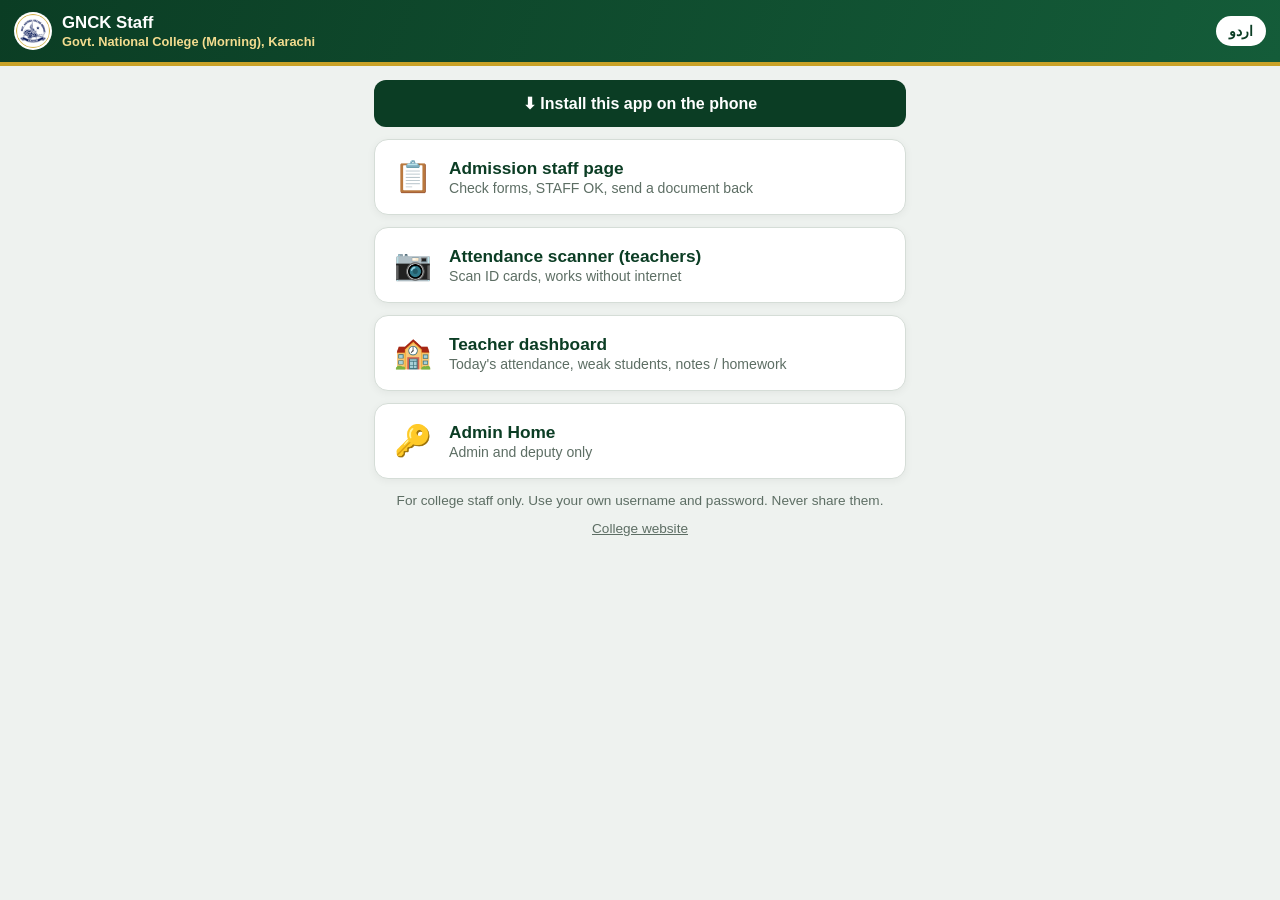
<file: staff-app/index.html>
<!doctype html>
<html lang="en" dir="ltr">
<head>
<meta charset="utf-8">
<meta name="viewport" content="width=device-width, initial-scale=1, viewport-fit=cover">
<meta name="theme-color" content="#0b3d24">
<meta name="robots" content="noindex, nofollow">
<meta name="referrer" content="no-referrer">
<title>GNCK Staff</title>
<link rel="icon" type="image/png" sizes="192x192" href="/favicon.png">
<link rel="apple-touch-icon" href="/icon-192.png">
<link rel="manifest" href="/staff-app/manifest.webmanifest">
<meta name="apple-mobile-web-app-capable" content="yes">
<meta name="apple-mobile-web-app-title" content="GNCK Staff">
<script>try{if(localStorage.getItem('gnckLang')==='ur'){document.documentElement.lang='ur';document.documentElement.dir='rtl';}}catch(e){}</script>
<style>
:root{--g:#0b3d24;--g2:#145c39;--gold:#c9a227;--bg:#eef2ef;--card:#fff;--fg:#13261b;--muted:#5d6e64;--line:#d5ddd7;--bad:#c62828}
*{box-sizing:border-box}html,body{margin:0}body{background:var(--bg);color:var(--fg);font-family:'Segoe UI',Roboto,Arial,sans-serif;font-size:16px;min-height:100vh;padding-bottom:env(safe-area-inset-bottom,0)}
html[lang="ur"] body{font-family:'Noto Nastaliq Urdu','Jameel Noori Nastaleeq','Segoe UI',Arial,sans-serif;line-height:2}
html[lang="en"] .ur,html[lang="ur"] .en{display:none}
.top{background:linear-gradient(110deg,var(--g),var(--g2));color:#fff;border-bottom:4px solid var(--gold);padding:12px 14px;display:flex;align-items:center;gap:10px}
.top img{width:38px;height:38px;border-radius:50%;background:#fff;padding:2px}.top b{font-size:1.05rem;line-height:1.25;flex:1}.top small{display:block;color:#f3dc8f;font-weight:600;font-size:.8rem}
.tb{background:#fff;color:var(--g);border:0;border-radius:16px;padding:7px 13px;font-weight:700;font-size:.85rem;cursor:pointer;font-family:inherit}
.wrap{max-width:560px;margin:0 auto;padding:14px}
.go{display:flex;align-items:center;gap:14px;background:var(--card);border:1px solid var(--line);border-radius:14px;padding:16px;margin-bottom:12px;text-decoration:none;color:var(--fg);box-shadow:0 2px 8px rgba(0,0,0,.05);min-height:76px}
.go:active{transform:scale(.99)}.go .ic{font-size:1.9rem;flex:none;width:44px;text-align:center}.go b{display:block;color:var(--g);font-size:1.08rem}.go span.d{color:var(--muted);font-size:.88rem}
.note{background:#fff6dc;color:#6b4e00;border:1px solid rgba(201,162,39,.5);border-radius:12px;padding:12px 14px;margin-bottom:12px;font-size:.92rem}
.off{background:#fde8e8;color:var(--bad);border-color:#f3b4b4;font-weight:700}
.btn{display:block;width:100%;background:var(--g);color:#fff;border:0;border-radius:12px;padding:14px;font-weight:700;font-size:1rem;cursor:pointer;font-family:inherit;margin-bottom:12px}
.muted{color:var(--muted);font-size:.85rem;text-align:center}
</style>
</head>
<body>
<div class="top"><img src="/icon-192.png" alt="" width="38" height="38"><b>GNCK Staff<small><span class="en">Govt. National College (Morning), Karachi</span><span class="ur">گورنمنٹ نیشنل کالج (مارننگ)، کراچی</span></small></b><button class="tb" id="lg" type="button">اردو</button></div>
<div class="wrap">
  <div class="note off" id="offl" hidden><span class="en">No internet. The staff page and admin pages need internet. The attendance scanner keeps attendance on the phone and sends it later.</span><span class="ur">انٹرنیٹ نہیں ہے۔ اسٹاف اور ایڈمن پیج کے لیے انٹرنیٹ ضروری ہے۔ حاضری اسکینر حاضری فون میں رکھتا ہے اور بعد میں بھیج دیتا ہے۔</span></div>
  <button class="btn" id="inst" type="button" hidden>&#11015; <span class="en">Install this app on the phone</span><span class="ur">یہ ایپ فون میں انسٹال کریں</span></button>
  <a class="go" id="aStaff" rel="noopener"><span class="ic" aria-hidden="true">&#128203;</span><span><b><span class="en">Admission staff page</span><span class="ur">داخلہ اسٹاف پیج</span></b><span class="d"><span class="en">Check forms, STAFF OK, send a document back</span><span class="ur">فارم چیک، اسٹاف اوکے، دستاویز واپس</span></span></span></a>
  <a class="go" href="/attendance/scan/"><span class="ic" aria-hidden="true">&#128247;</span><span><b><span class="en">Attendance scanner (teachers)</span><span class="ur">حاضری اسکینر (اساتذہ)</span></b><span class="d"><span class="en">Scan ID cards, works without internet</span><span class="ur">کارڈ اسکین، انٹرنیٹ کے بغیر بھی</span></span></span></a>
  <a class="go" id="aTeach" rel="noopener"><span class="ic" aria-hidden="true">&#127979;</span><span><b><span class="en">Teacher dashboard</span><span class="ur">استاد کا ڈیش بورڈ</span></b><span class="d"><span class="en">Today's attendance, weak students, notes / homework</span><span class="ur">آج کی حاضری، کمزور طلبہ، نوٹس / کام</span></span></span></a>
  <a class="go" id="aAdmin" rel="noopener"><span class="ic" aria-hidden="true">&#128273;</span><span><b><span class="en">Admin Home</span><span class="ur">ایڈمن ہوم</span></b><span class="d"><span class="en">Admin and deputy only</span><span class="ur">صرف ایڈمن اور ڈپٹی</span></span></span></a>
  <div class="note" id="ios" hidden><span class="en">iPhone: tap the Share button, then "Add to Home Screen".</span><span class="ur">آئی فون: شیئر کا بٹن دبائیں، پھر "Add to Home Screen"۔</span></div>
  <p class="muted"><span class="en">For college staff only. Use your own username and password. Never share them.</span><span class="ur">صرف کالج اسٹاف کے لیے۔ اپنا یوزر نیم اور پاس ورڈ استعمال کریں، کسی کو نہ دیں۔</span></p>
  <p class="muted"><a href="/" style="color:inherit"><span class="en">College website</span><span class="ur">کالج کی ویب سائٹ</span></a></p>
</div>
<script>
(function(){
  var EXEC='https://script.google.com/macros/s/AKfycby5KEXSxmiqXUC0hCk6jRTdc_-XagevQAWsCiEWTKjU1HLqtYm1RLPSQWn6513rPHhTHA/exec';
  function $(i){return document.getElementById(i);}
  $('aStaff').href=EXEC+'?action=staff';$('aTeach').href=EXEC+'?action=teacher';$('aAdmin').href=EXEC+'?action=adminhome';
  var H=document.documentElement,lg=$('lg');
  function lab(){lg.textContent=H.lang==='ur'?'English':'اردو';}
  lg.onclick=function(){var ur=H.lang!=='ur';H.lang=ur?'ur':'en';H.dir=ur?'rtl':'ltr';try{localStorage.setItem('gnckLang',ur?'ur':'en');}catch(e){}lab();};lab();
  function net(){$('offl').hidden=navigator.onLine!==false;}
  window.addEventListener('online',net);window.addEventListener('offline',net);net();
  var ev=null,ib=$('inst');
  window.addEventListener('beforeinstallprompt',function(e){e.preventDefault();ev=e;ib.hidden=false;});
  ib.onclick=function(){if(!ev)return;ev.prompt();ev.userChoice.then(function(){ev=null;ib.hidden=true;});};
  window.addEventListener('appinstalled',function(){ib.hidden=true;});
  var standalone=(window.matchMedia&&matchMedia('(display-mode: standalone)').matches)||navigator.standalone===true;
  if(/iphone|ipad|ipod/i.test(navigator.userAgent)&&!standalone)$('ios').hidden=false;
  if('serviceWorker' in navigator)navigator.serviceWorker.register('/sw.js').catch(function(){});
})();
</script>
</body>
</html>
</file>
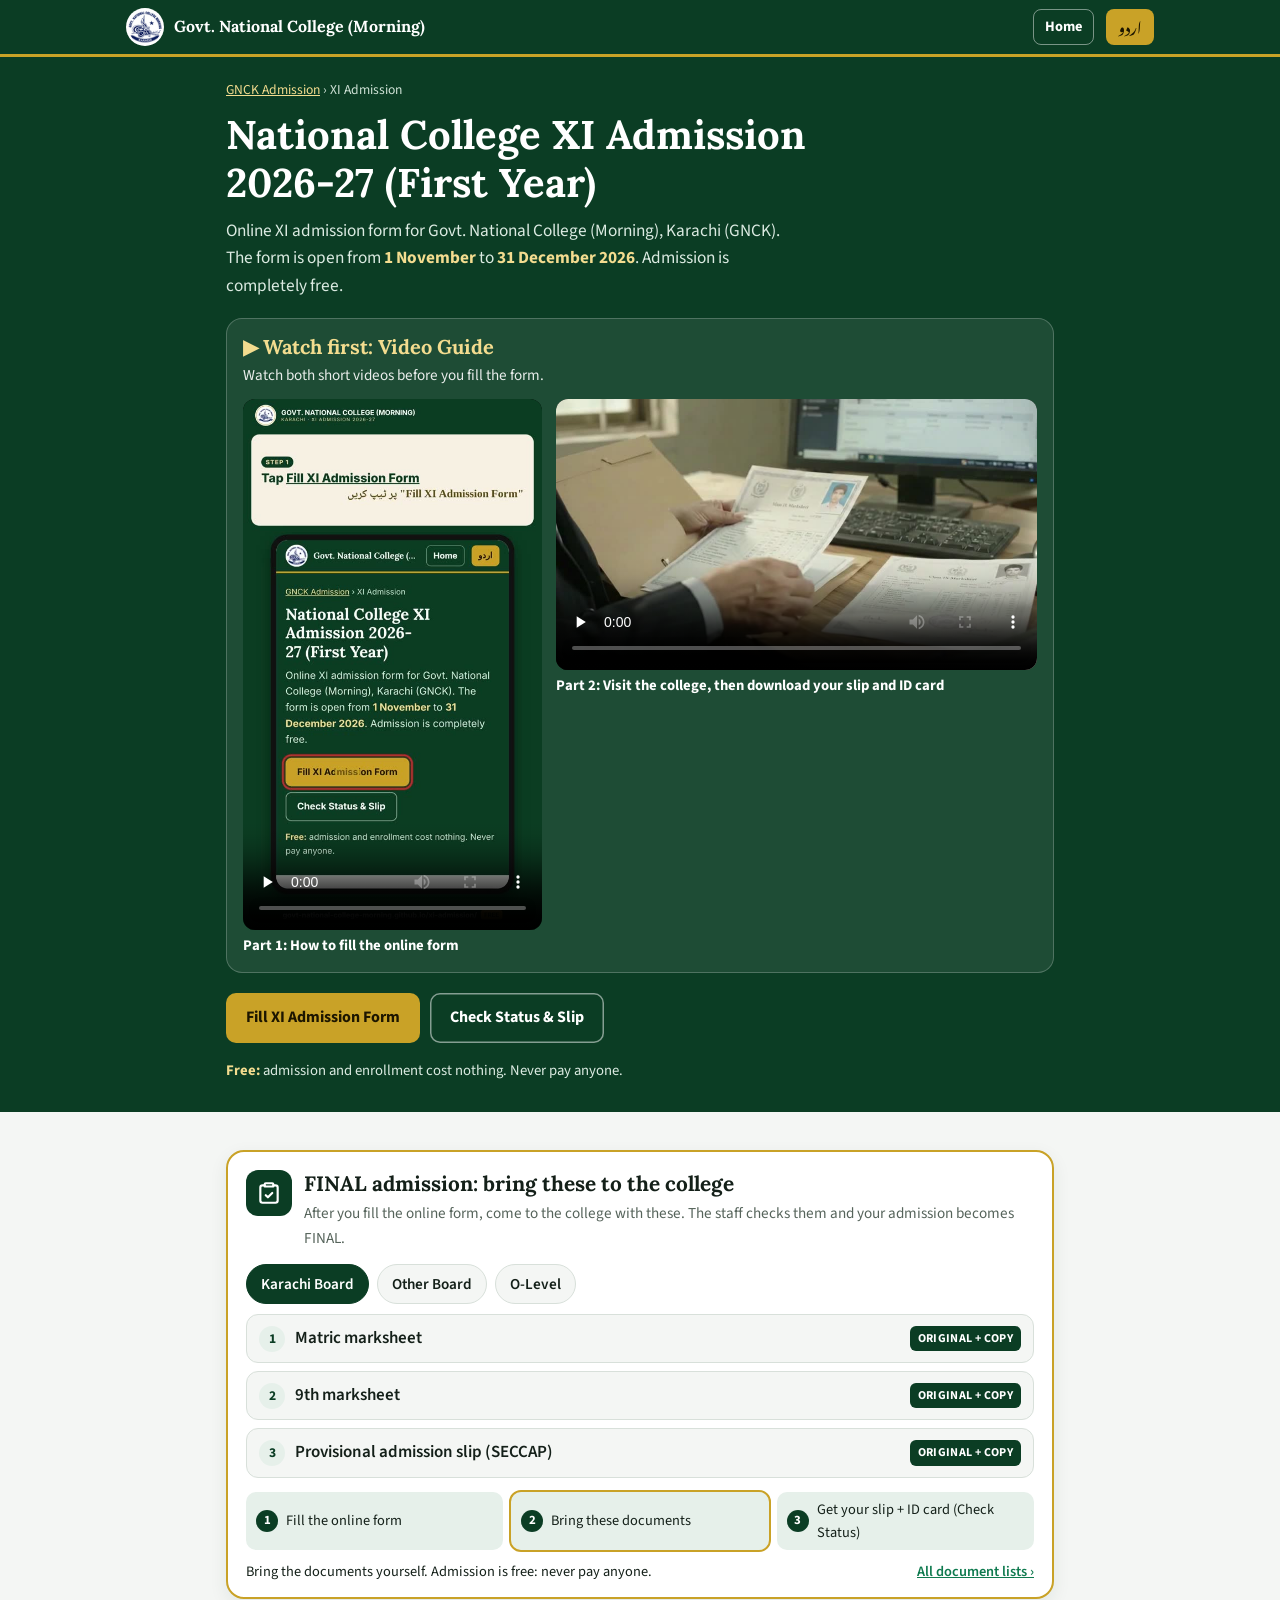
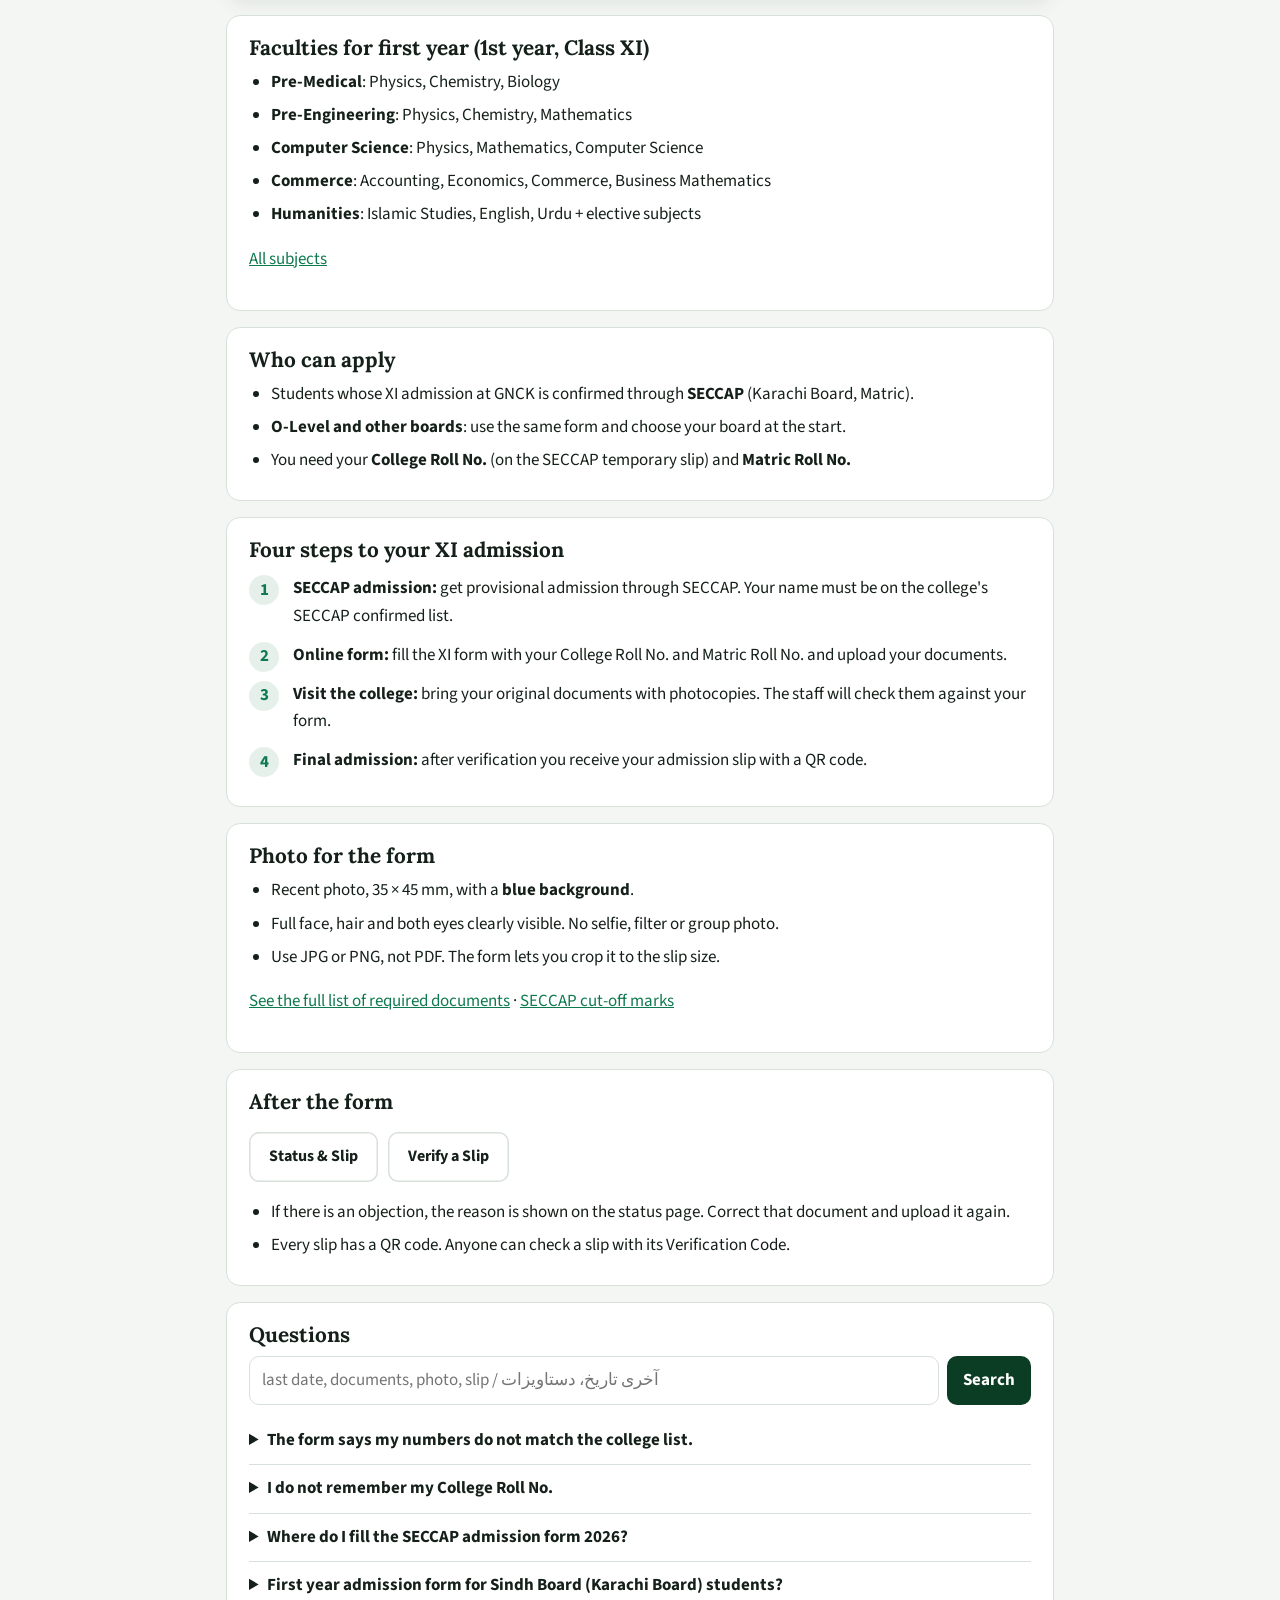
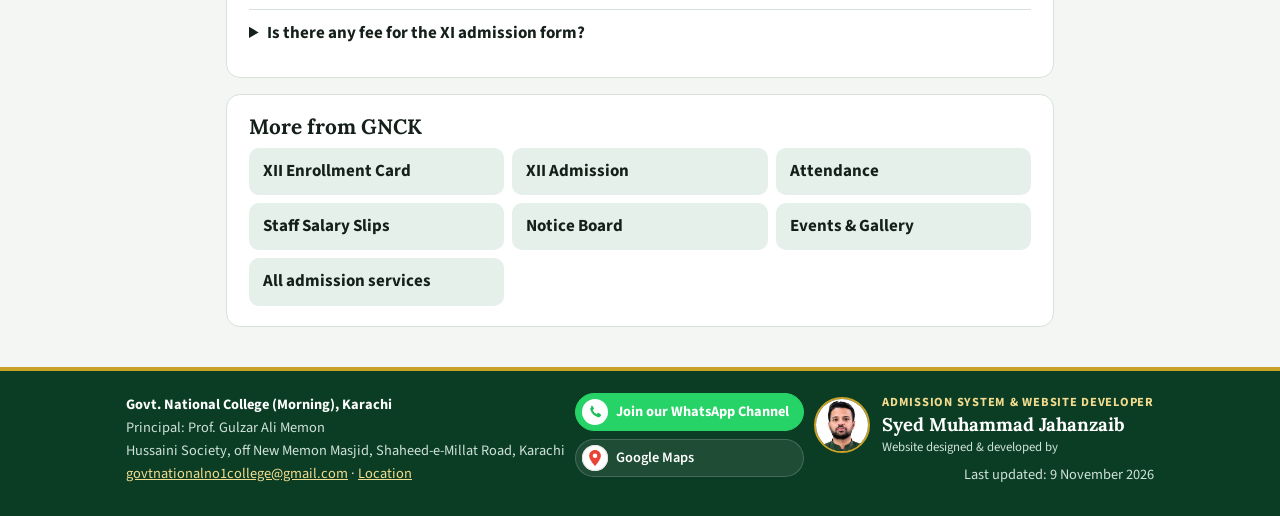
<file: xi-admission/index.html>
<!doctype html>
<html lang="en" dir="ltr">
<head>
<meta charset="utf-8">
<meta name="viewport" content="width=device-width, initial-scale=1, viewport-fit=cover">
<meta name="theme-color" content="#0b3d24">
<meta name="author" content="Syed Muhammad Jahanzaib">
<title>National College XI Admission 2026-27: 1st Year Online Form | GNCK Karachi</title>
<meta name="description" content="Government National College (Morning), Karachi (GNCK) first year (1st year, 11th class, inter) XI admission 2026-27. Fill the National College XI admission form online from 1 November to 31 December 2026: Pre-Medical, Pre-Engineering, Computer Science, Commerce, Humanities. Check status, download and verify your slip. Admission is free.">
<link rel="canonical" href="https://gnck.edu.pk/xi-admission/">
<meta property="og:url" content="https://gnck.edu.pk/xi-admission/">
<meta property="og:title" content="National College XI Admission 2026-27: 1st Year Online Form | GNCK Karachi">
<meta property="og:description" content="Government National College (Morning), Karachi (GNCK) first year (1st year, 11th class, inter) XI admission 2026-27. Fill the National College XI admission form online from 1 November to 31 December 2026: Pre-Medical, Pre-Engineering, Computer Science, Commerce, Humanities. Check status, download and verify your slip. Admission is free.">
<meta property="og:type" content="website">
<meta property="og:site_name" content="GNCK Admission">
<meta property="og:image" content="https://gnck.edu.pk/favicon.png">
<link rel="icon" type="image/png" sizes="192x192" href="/favicon.png">
<link rel="icon" type="image/png" sizes="48x48" href="/favicon-48.png">
<link rel="apple-touch-icon" href="/icon-192.png">
<link rel="manifest" href="/manifest.webmanifest">
<link rel="preconnect" href="https://fonts.googleapis.com">
<link rel="preconnect" href="https://fonts.gstatic.com" crossorigin>
<link rel="stylesheet" href="https://fonts.googleapis.com/css2?family=Lora:wght@600;700&family=Source+Sans+3:wght@400;600;700&family=Noto+Nastaliq+Urdu:wght@400;600&display=swap">
<link rel="stylesheet" href="/pages.css">
<script>try{if(localStorage.getItem('gnckLang')==='ur'){document.documentElement.lang='ur';document.documentElement.dir='rtl';}}catch(e){}</script>
<script type="application/ld+json">[{"@context":"https://schema.org","@type":"WebPage","name":"National College XI Admission 2026-27: 1st Year Online Form | GNCK Karachi","description":"Government National College (Morning), Karachi (GNCK) first year (1st year, 11th class, inter) XI admission 2026-27. Fill the National College XI admission form online from 1 November to 31 December 2026: Pre-Medical, Pre-Engineering, Computer Science, Commerce, Humanities. Check status, download and verify your slip. Admission is free.","url":"https://gnck.edu.pk/xi-admission/","inLanguage":["en","ur"],"isPartOf":{"@type":"WebSite","name":"GNCK Admission","url":"https://gnck.edu.pk/"},"about":{"@type":"CollegeOrUniversity","name":"Govt. National College (Morning), Karachi","alternateName":["GNCK","National College","Govt National College"],"url":"https://gnck.edu.pk/"}},{"@context":"https://schema.org","@type":"BreadcrumbList","itemListElement":[{"@type":"ListItem","position":1,"name":"GNCK Admission","item":"https://gnck.edu.pk/"},{"@type":"ListItem","position":2,"name":"XI Admission","item":"https://gnck.edu.pk/xi-admission/"}]},{"@context":"https://schema.org","@type":"FAQPage","mainEntity":[{"@type":"Question","name":"The form says my numbers do not match the college list.","acceptedAnswer":{"@type":"Answer","text":"Only students confirmed through SECCAP can fill the form. Check the College Roll No. and Matric Roll No. on your temporary slip. If it still does not open, contact the college office."}},{"@type":"Question","name":"I do not remember my College Roll No.","acceptedAnswer":{"@type":"Answer","text":"It is printed on your SECCAP temporary slip. If you lost the slip, visit the office with your Matric Roll No."}},{"@type":"Question","name":"Where do I fill the SECCAP admission form 2026?","acceptedAnswer":{"@type":"Answer","text":"On the official SECCAP website of the College Education Department, Sindh. This website is not SECCAP. When SECCAP gives you Govt. National College (Morning), fill our XI online form here."}},{"@type":"Question","name":"First year admission form for Sindh Board (Karachi Board) students?","acceptedAnswer":{"@type":"Answer","text":"Matric students of Karachi Board / Sindh boards confirmed for GNCK through SECCAP fill the XI online form on this page. O-Level and other boards use the same form."}},{"@type":"Question","name":"Is there any fee for the XI admission form?","acceptedAnswer":{"@type":"Answer","text":"No. Admission and enrollment at GNCK are completely free. Do not pay anyone, and complain at govtnationalno1college@gmail.com."}}]}]</script>
<!-- Google Analytics (GA4, WEB10) -->
<script async src="https://www.googletagmanager.com/gtag/js?id=G-HG7CFTSNR5"></script>
<script>window.dataLayer=window.dataLayer||[];function gtag(){dataLayer.push(arguments);}gtag('js',new Date());gtag('config','G-HG7CFTSNR5');</script>
<style>
.vg{margin:18px 0 20px;background:rgba(255,255,255,.08);border:1.5px solid rgba(255,255,255,.22);border-radius:16px;padding:16px}
.vg h2{margin:0 0 4px;font-size:1.25rem;color:var(--gold-soft)}
.vg-sub{margin:0 0 12px;font-size:.95rem;opacity:.9}
.vg-grid{display:grid;grid-template-columns:minmax(0,.62fr) minmax(0,1fr);gap:14px;align-items:start}
.vg-item{margin:0}
.vg-item video{width:100%;display:block;border-radius:12px;background:#000;aspect-ratio:16/9;object-fit:contain}
.vg-item.tall video{aspect-ratio:9/16;max-height:70vh}
.vg-item figcaption{margin-top:6px;font-size:.92rem;line-height:1.4}
@media (max-width:640px){.vg-grid{grid-template-columns:1fr}.vg-item.tall video{max-height:80vh}}
.vg-ask{position:fixed;inset:0;background:rgba(0,0,0,.55);display:flex;align-items:center;justify-content:center;padding:16px;z-index:50}
.vg-ask[hidden]{display:none}
.vg-box{background:var(--card);color:var(--fg);border-radius:16px;padding:22px;max-width:420px;width:100%}
.vg-box h3{margin:0 0 6px;font-size:1.2rem}.vg-box p{margin:0 0 14px;color:var(--muted)}
</style>
</head>
<body>
<header class="top">
  <div class="wrap">
    <a class="brandmini" href="/"><img src="/favicon-48.png" width="38" height="38" alt=""><b><span class="en">Govt. National College (Morning)</span><span class="ur" data-nosnippet>گورنمنٹ نیشنل کالج (مارننگ)</span></b></a>
    <a class="homebtn" href="/"><span class="en">Home</span><span class="ur" data-nosnippet>ہوم</span></a>
    <button class="langbtn" id="langbtn" type="button"><span class="en">اردو</span><span class="ur" data-nosnippet>English</span></button>
  </div>
</header>
<main>
<div class="hero">
  <div class="wrap">
    <nav class="crumb" aria-label="Breadcrumb"><a href="/"><span class="en">GNCK Admission</span><span class="ur" data-nosnippet>جی این سی کے ایڈمیشن</span></a> <span aria-hidden="true">›</span> <span class="en">XI Admission</span><span class="ur" data-nosnippet>گیارہویں داخلہ</span></nav>
    <h1><span class="en">National College XI Admission 2026-27 (First Year)</span><span class="ur" data-nosnippet>نیشنل کالج گیارہویں (XI) داخلہ 2026-27 (فرسٹ ایئر)</span></h1>
    <p class="lede"><span class="en">Online XI admission form for Govt. National College (Morning), Karachi (GNCK). The form is open from <b>1 November</b> to <b>31 December 2026</b>. Admission is completely free.</span><span class="ur" data-nosnippet>گورنمنٹ نیشنل کالج (مارننگ)، کراچی (جی این سی کے) کا آن لائن گیارہویں داخلہ فارم۔ فارم <b>1 نومبر</b> سے <b>31 دسمبر 2026</b> تک کھلا ہے۔ داخلہ بالکل مفت ہے۔</span></p>
    <section class="vg" id="video-guide" aria-labelledby="vg-h">
      <h2 id="vg-h"><span class="en">&#9654; Watch first: Video Guide</span><span class="ur" data-nosnippet>&#9654; پہلے ویڈیو گائیڈ دیکھیں</span></h2>
      <p class="vg-sub"><span class="en">Watch both short videos before you fill the form.</span><span class="ur" data-nosnippet>فارم بھرنے سے پہلے دونوں مختصر ویڈیوز دیکھیں۔</span></p>
      <div class="vg-grid">
        <figure class="vg-item tall"><video id="vg1" controls playsinline preload="none" poster="/videos/xi-guide-part1.jpg"><source src="/videos/xi-guide-part1.mp4" type="video/mp4"></video>
          <figcaption><b><span class="en">Part 1: How to fill the online form</span><span class="ur" data-nosnippet>حصہ 1: آن لائن فارم کیسے بھریں</span></b></figcaption></figure>
        <figure class="vg-item"><video id="vg2" controls playsinline preload="none" poster="/videos/xi-guide-part2.jpg"><source src="/videos/xi-guide-part2.mp4" type="video/mp4"></video>
          <figcaption><b><span class="en">Part 2: Visit the college, then download your slip and ID card</span><span class="ur" data-nosnippet>حصہ 2: کالج آئیں، پھر سلپ اور آئی ڈی کارڈ ڈاؤن لوڈ کریں</span></b></figcaption></figure>
      </div>
    </section>
    <div class="vg-ask" id="vgAsk" role="dialog" aria-modal="true" aria-labelledby="vgAskH" hidden><div class="vg-box">
      <h3 id="vgAskH"><span class="en">Watch the video guide first?</span><span class="ur" data-nosnippet>پہلے ویڈیو گائیڈ دیکھیں؟</span></h3>
      <p><span class="en">It takes about 2 minutes and helps you fill the form without mistakes.</span><span class="ur" data-nosnippet>صرف تقریباً 2 منٹ، اور فارم بغیر غلطی کے بھرنے میں مدد ملے گی۔</span></p>
      <div class="cta"><button type="button" class="btn pri" id="vgWatch"><span class="en">Watch video</span><span class="ur" data-nosnippet>ویڈیو دیکھیں</span></button><a class="btn out" id="vgGo" href="#" target="_blank" rel="noopener"><span class="en">Go to the form</span><span class="ur" data-nosnippet>فارم پر جائیں</span></a></div>
    </div></div>
    <div class="cta"><a class="btn pri" id="applyBtn" href="https://script.google.com/macros/s/AKfycby5KEXSxmiqXUC0hCk6jRTdc_-XagevQAWsCiEWTKjU1HLqtYm1RLPSQWn6513rPHhTHA/exec?action=apply" target="_blank" rel="noopener"><span class="en">Fill XI Admission Form</span><span class="ur" data-nosnippet>گیارہویں داخلہ فارم بھریں</span></a><a class="btn ghost" href="https://script.google.com/macros/s/AKfycby5KEXSxmiqXUC0hCk6jRTdc_-XagevQAWsCiEWTKjU1HLqtYm1RLPSQWn6513rPHhTHA/exec" target="_blank" rel="noopener"><span class="en">Check Status &amp; Slip</span><span class="ur" data-nosnippet>صورتحال اور سلپ</span></a><a class="btn ghost" data-sslip="1" style="display:none" href="#" target="_blank" rel="noopener"><span class="en">SECCAP Slip (Online Copy)</span><span class="ur" data-nosnippet>سیکیپ سلپ (آن لائن کاپی)</span></a></div>
    <p class="free"><span class="en"><b>Free:</b> admission and enrollment cost nothing. Never pay anyone.</span><span class="ur" data-nosnippet><b>مفت:</b> داخلہ اور اینرولمنٹ کی کوئی فیس نہیں۔ کسی کو پیسے نہ دیں۔</span></p>
  </div>
</div>
<div class="wrap body">
<div id="bring" data-full="/#documents"></div>
<div class="card"><h2><span class="en">Faculties for first year (1st year, Class XI)</span><span class="ur" data-nosnippet>فرسٹ ایئر (گیارہویں) کی فیکلٹیز</span></h2><ul class="notes"><li><span class="en"><b>Pre-Medical</b>: Physics, Chemistry, Biology</span><span class="ur" data-nosnippet><b>پری میڈیکل</b>: فزکس، کیمسٹری، حیاتیات</span></li><li><span class="en"><b>Pre-Engineering</b>: Physics, Chemistry, Mathematics</span><span class="ur" data-nosnippet><b>پری انجینئرنگ</b>: فزکس، کیمسٹری، ریاضی</span></li><li><span class="en"><b>Computer Science</b>: Physics, Mathematics, Computer Science</span><span class="ur" data-nosnippet><b>کمپیوٹر سائنس</b>: فزکس، ریاضی، کمپیوٹر سائنس</span></li><li><span class="en"><b>Commerce</b>: Accounting, Economics, Commerce, Business Mathematics</span><span class="ur" data-nosnippet><b>کامرس</b>: اکاؤنٹنگ، معاشیات، کامرس، بزنس میتھمیٹکس</span></li><li><span class="en"><b>Humanities</b>: Islamic Studies, English, Urdu + elective subjects</span><span class="ur" data-nosnippet><b>ہیومینٹیز</b>: اسلامیات، انگریزی، اردو + اختیاری مضامین</span></li></ul><p><a href="/#faculties"><span class="en">All subjects</span><span class="ur" data-nosnippet>تمام مضامین</span></a></p></div><div class="card"><h2><span class="en">Who can apply</span><span class="ur" data-nosnippet>کون درخواست دے سکتا ہے</span></h2><ul class="notes"><li><span class="en">Students whose XI admission at GNCK is confirmed through <b>SECCAP</b> (Karachi Board, Matric).</span><span class="ur" data-nosnippet>وہ طلبہ جن کا جی این سی کے میں گیارہویں کا داخلہ <b>سیکیپ</b> سے کنفرم ہو (کراچی بورڈ، میٹرک)۔</span></li><li><span class="en"><b>O-Level and other boards</b>: use the same form and choose your board at the start.</span><span class="ur" data-nosnippet><b>او لیول اور دوسرے بورڈ</b>: یہی فارم، شروع میں اپنا بورڈ چنیں۔</span></li><li><span class="en">You need your <b>College Roll No.</b> (on the SECCAP temporary slip) and <b>Matric Roll No.</b></span><span class="ur" data-nosnippet>آپ کو اپنا <b>کالج رول نمبر</b> (سیکیپ عارضی سلپ پر) اور <b>میٹرک رول نمبر</b> چاہیے۔</span></li></ul></div><div class="card"><h2><span class="en">Four steps to your XI admission</span><span class="ur" data-nosnippet>گیارہویں داخلے کے چار مرحلے</span></h2><ol class="steps"><li><span class="en"><b>SECCAP admission:</b> get provisional admission through SECCAP. Your name must be on the college's SECCAP confirmed list.</span><span class="ur" data-nosnippet><b>سیکیپ داخلہ:</b> سیکیپ سے عارضی داخلہ لیں۔ آپ کا نام کالج کی سیکیپ کنفرم فہرست میں ہونا چاہیے۔</span></li><li><span class="en"><b>Online form:</b> fill the XI form with your College Roll No. and Matric Roll No. and upload your documents.</span><span class="ur" data-nosnippet><b>آن لائن فارم:</b> کالج رول نمبر اور میٹرک رول نمبر سے گیارہویں کا فارم بھریں اور دستاویزات اپ لوڈ کریں۔</span></li><li><span class="en"><b>Visit the college:</b> bring your original documents with photocopies. The staff will check them against your form.</span><span class="ur" data-nosnippet><b>کالج آئیں:</b> اصل دستاویزات اور فوٹو کاپیاں ساتھ لائیں۔ عملہ انہیں آپ کے فارم سے ملائے گا۔</span></li><li><span class="en"><b>Final admission:</b> after verification you receive your admission slip with a QR code.</span><span class="ur" data-nosnippet><b>فائنل داخلہ:</b> تصدیق کے بعد آپ کو کیو آر کوڈ والی داخلہ سلپ ملے گی۔</span></li></ol></div><div class="card"><h2><span class="en">Photo for the form</span><span class="ur" data-nosnippet>فارم کے لیے تصویر</span></h2><ul class="notes"><li><span class="en">Recent photo, 35 × 45 mm, with a <b>blue background</b>.</span><span class="ur" data-nosnippet>حالیہ تصویر، 35 × 45 ملی میٹر، <b>نیلے بیک گراؤنڈ</b> کے ساتھ۔</span></li><li><span class="en">Full face, hair and both eyes clearly visible. No selfie, filter or group photo.</span><span class="ur" data-nosnippet>پورا چہرہ، بال اور دونوں آنکھیں صاف نظر آئیں۔ سیلفی، فلٹر یا گروپ تصویر نہیں۔</span></li><li><span class="en">Use JPG or PNG, not PDF. The form lets you crop it to the slip size.</span><span class="ur" data-nosnippet>JPG یا PNG، PDF نہیں۔ فارم میں تصویر سلپ کے سائز میں کاٹی جا سکتی ہے۔</span></li></ul><p><a href="/#documents"><span class="en">See the full list of required documents</span><span class="ur" data-nosnippet>ضروری دستاویزات کی پوری فہرست دیکھیں</span></a> · <a href="/#cutoff"><span class="en">SECCAP cut-off marks</span><span class="ur" data-nosnippet>سیکیپ کٹ آف</span></a></p></div><div class="card"><h2><span class="en">After the form</span><span class="ur" data-nosnippet>فارم کے بعد</span></h2><p class="row"><a class="btn out" href="https://script.google.com/macros/s/AKfycby5KEXSxmiqXUC0hCk6jRTdc_-XagevQAWsCiEWTKjU1HLqtYm1RLPSQWn6513rPHhTHA/exec" target="_blank" rel="noopener"><span class="en">Status &amp; Slip</span><span class="ur" data-nosnippet>صورتحال اور سلپ</span></a><a class="btn out" href="https://script.google.com/macros/s/AKfycby5KEXSxmiqXUC0hCk6jRTdc_-XagevQAWsCiEWTKjU1HLqtYm1RLPSQWn6513rPHhTHA/exec?action=code" target="_blank" rel="noopener"><span class="en">Verify a Slip</span><span class="ur" data-nosnippet>سلپ کی تصدیق</span></a></p><ul class="notes"><li><span class="en">If there is an objection, the reason is shown on the status page. Correct that document and upload it again.</span><span class="ur" data-nosnippet>اعتراض ہو تو وجہ صورتحال والے صفحے پر لکھی ہوتی ہے۔ وہی دستاویز درست کر کے دوبارہ اپ لوڈ کریں۔</span></li><li><span class="en">Every slip has a QR code. Anyone can check a slip with its Verification Code.</span><span class="ur" data-nosnippet>ہر سلپ پر کیو آر کوڈ ہوتا ہے۔ تصدیقی کوڈ سے کوئی بھی سلپ جانچ سکتا ہے۔</span></li></ul></div>
<div class="card"><h2><span class="en">Questions</span><span class="ur" data-nosnippet>سوالات</span></h2><form action="/" method="get" role="search" style="display:flex;gap:8px;flex-wrap:wrap;margin:0 0 12px"><input name="q" type="search" maxlength="80" required aria-label="Search questions" placeholder="last date, documents, photo, slip / آخری تاریخ، دستاویزات" style="flex:1 1 220px;min-width:0;font:inherit;padding:10px 12px;border-radius:10px;border:1px solid var(--line);background:var(--card);color:var(--fg)"><button type="submit" style="font:inherit;font-weight:700;padding:10px 16px;border-radius:10px;border:0;background:var(--green,#0b3d24);color:#fff;cursor:pointer"><span class="en">Search</span><span class="ur" data-nosnippet>تلاش</span></button></form><div class="faq"><details><summary><span class="en">The form says my numbers do not match the college list.</span><span class="ur" data-nosnippet>فارم پر لکھا آتا ہے کہ نمبر کالج کی فہرست سے نہیں ملتے۔</span></summary><p><span class="en">Only students confirmed through SECCAP can fill the form. Check the College Roll No. and Matric Roll No. on your temporary slip. If it still does not open, contact the college office.</span><span class="ur" data-nosnippet>فارم صرف وہ طلبہ بھر سکتے ہیں جن کا داخلہ سیکیپ سے کنفرم ہو۔ عارضی سلپ پر کالج رول نمبر اور میٹرک رول نمبر دوبارہ دیکھیں۔ پھر بھی نہ کھلے تو کالج آفس سے رابطہ کریں۔</span></p></details><details><summary><span class="en">I do not remember my College Roll No.</span><span class="ur" data-nosnippet>مجھے اپنا کالج رول نمبر یاد نہیں۔</span></summary><p><span class="en">It is printed on your SECCAP temporary slip. If you lost the slip, visit the office with your Matric Roll No.</span><span class="ur" data-nosnippet>یہ آپ کی سیکیپ عارضی سلپ پر لکھا ہوتا ہے۔ سلپ گم ہو جائے تو میٹرک رول نمبر کے ساتھ آفس آئیں۔</span></p></details><details><summary><span class="en">Where do I fill the SECCAP admission form 2026?</span><span class="ur" data-nosnippet>سیکیپ داخلہ فارم 2026 کہاں بھریں؟</span></summary><p><span class="en">On the official SECCAP website of the College Education Department, Sindh. This website is not SECCAP. When SECCAP gives you Govt. National College (Morning), fill our XI online form here.</span><span class="ur" data-nosnippet>محکمہ کالج ایجوکیشن سندھ کی سیکیپ کی آفیشل ویب سائٹ پر۔ یہ ویب سائٹ سیکیپ نہیں ہے۔ سیکیپ سے گورنمنٹ نیشنل کالج (مارننگ) ملنے پر یہاں ہمارا گیارہویں کا آن لائن فارم بھریں۔</span></p></details><details><summary><span class="en">First year admission form for Sindh Board (Karachi Board) students?</span><span class="ur" data-nosnippet>سندھ بورڈ (کراچی بورڈ) کے طلبہ کا فرسٹ ایئر داخلہ فارم؟</span></summary><p><span class="en">Matric students of Karachi Board / Sindh boards confirmed for GNCK through SECCAP fill the XI online form on this page. O-Level and other boards use the same form.</span><span class="ur" data-nosnippet>سیکیپ سے جی این سی کے کے لیے کنفرم کراچی بورڈ / سندھ کے بورڈز کے میٹرک طلبہ اسی صفحے سے گیارہویں کا آن لائن فارم بھریں۔ او لیول اور دوسرے بورڈ بھی یہی فارم۔</span></p></details><details><summary><span class="en">Is there any fee for the XI admission form?</span><span class="ur" data-nosnippet>کیا گیارہویں داخلہ فارم کی کوئی فیس ہے؟</span></summary><p><span class="en">No. Admission and enrollment at GNCK are completely free. Do not pay anyone, and complain at govtnationalno1college@gmail.com.</span><span class="ur" data-nosnippet>نہیں۔ جی این سی کے میں داخلہ اور اینرولمنٹ بالکل مفت ہے۔ کسی کو پیسے نہ دیں اور govtnationalno1college@gmail.com پر شکایت کریں۔</span></p></details></div></div>
<div class="card more"><h2><span class="en">More from GNCK</span><span class="ur" data-nosnippet>جی این سی کے کی مزید سہولیات</span></h2><div class="links"><a href="/xii-enrollment-card/"><span class="en">XII Enrollment Card</span><span class="ur" data-nosnippet>بارہویں اینرولمنٹ کارڈ</span></a><a href="/xii-admission/"><span class="en">XII Admission</span><span class="ur" data-nosnippet>بارہویں داخلہ</span></a><a href="/attendance/"><span class="en">Attendance</span><span class="ur" data-nosnippet>حاضری</span></a><a href="/salary-slips/"><span class="en">Staff Salary Slips</span><span class="ur" data-nosnippet>اسٹاف سیلری سلپ</span></a><a href="/notices/"><span class="en">Notice Board</span><span class="ur" data-nosnippet>نوٹس بورڈ</span></a><a href="/gallery/"><span class="en">Events &amp; Gallery</span><span class="ur" data-nosnippet>تقریبات اور گیلری</span></a><a href="/"><span class="en">All admission services</span><span class="ur" data-nosnippet>داخلے کی تمام سہولیات</span></a></div></div>
</div>
</main>
<footer>
  <div class="wrap">
    <div><b><span class="en">Govt. National College (Morning), Karachi</span><span class="ur" data-nosnippet>گورنمنٹ نیشنل کالج (مارننگ)، کراچی</span></b><br><span class="en">Principal: Prof. Gulzar Ali Memon</span><span class="ur" data-nosnippet>پرنسپل: پروفیسر گلزار علی میمن</span><br><span class="en">Hussaini Society, off New Memon Masjid, Shaheed-e-Millat Road, Karachi</span><span class="ur" data-nosnippet>حسینی سوسائٹی، نزد نیو میمن مسجد، شہیدِ ملت روڈ، کراچی</span><br><a href="mailto:govtnationalno1college@gmail.com">govtnationalno1college@gmail.com</a> · <a href="https://maps.app.goo.gl/5RZTDBZNfoEu52ge6" target="_blank" rel="noopener"><span class="en">Location</span><span class="ur" data-nosnippet>مقام</span></a></div>
    <div class="social"><a class="wab" href="https://whatsapp.com/channel/0029VbDTnoP7j6g4Ll3sgT3F" target="_blank" rel="noopener"><span class="sic wa" aria-hidden="true"><svg viewBox="0 0 24 24"><path fill="#fff" d="M7.6 4.6c.4-.3 1-.2 1.3.2l1.7 2.4c.3.4.2 1-.1 1.3l-1 1c-.2.2-.2.5-.1.7.9 1.8 2.4 3.3 4.2 4.2.2.1.5.1.7-.1l1-1c.3-.3.9-.4 1.3-.1l2.4 1.7c.4.3.5.9.2 1.3l-.9 1.3c-.6.8-1.6 1.2-2.6.9-4.5-1.3-8-4.8-9.3-9.3-.3-1 .1-2 .9-2.6z"/></svg></span><span class="en">Join our WhatsApp Channel</span><span class="ur" data-nosnippet>ہمارا واٹس ایپ چینل جوائن کریں</span></a><a href="https://maps.app.goo.gl/5RZTDBZNfoEu52ge6?g_st=ac" target="_blank" rel="noopener"><span class="sic map" aria-hidden="true"><svg viewBox="0 0 24 24"><path fill="#EA4335" d="M12 2.5c-3.9 0-7 3-7 6.8 0 5 7 12.2 7 12.2s7-7.2 7-12.2c0-3.8-3.1-6.8-7-6.8z"/><circle cx="12" cy="9.3" r="2.7" fill="#fff"/></svg></span><span class="en">Google Maps</span><span class="ur" data-nosnippet>گوگل میپ</span></a></div>
    <div class="credit"><div class="dev"><img src="/developer-jahanzaib.jpg" width="56" height="56" alt="Syed Muhammad Jahanzaib" loading="lazy" decoding="async"><div><span class="r"><span class="en">Admission System &amp; Website Developer</span><span class="ur" data-nosnippet>ایڈمیشن سسٹم اور ویب سائٹ</span></span><span class="n"><span class="en">Syed Muhammad Jahanzaib</span><span class="ur" data-nosnippet>سید محمد جہانزیب</span></span><span class="u"><span class="en">Website designed &amp; developed by</span><span class="ur" data-nosnippet>ویب سائٹ تیار کردہ</span></span></div></div><span class="en">Last updated: 9 November 2026</span><span class="ur" data-nosnippet>آخری تبدیلی: 9 نومبر 2026</span></div>
  </div>
</footer>
<script>
(function () {
  var root = document.documentElement, b = document.getElementById('langbtn');
  b.addEventListener('click', function () {
    var l = root.getAttribute('lang') === 'ur' ? 'en' : 'ur';
    root.setAttribute('lang', l); root.setAttribute('dir', l === 'ur' ? 'rtl' : 'ltr');
    try { localStorage.setItem('gnckLang', l); } catch (e) {}
  });
  document.querySelectorAll('a.soon').forEach(function (a) { a.addEventListener('click', function (e) { e.preventDefault(); }); });
  if ('serviceWorker' in navigator) { window.addEventListener('load', function () { navigator.serviceWorker.register('/sw.js').catch(function () {}); }); }
})();
</script>
<script>
(function(){
  var K='gnckVidSeen', seen=false;
  try{ seen = localStorage.getItem(K)==='1'; }catch(e){}
  function mark(){ seen=true; try{ localStorage.setItem(K,'1'); }catch(e){} }
  ['vg1','vg2'].forEach(function(id){ var v=document.getElementById(id); if(v) v.addEventListener('play', mark); });
  var btn=document.getElementById('applyBtn'), ask=document.getElementById('vgAsk'), go=document.getElementById('vgGo'), w=document.getElementById('vgWatch');
  if(!btn||!ask) return;
  go.href=btn.href;
  btn.addEventListener('click', function(ev){ if(seen || document.documentElement.classList.contains('novg')) return; ev.preventDefault(); ask.hidden=false; w.focus(); });
  go.addEventListener('click', function(){ mark(); ask.hidden=true; });
  w.addEventListener('click', function(){ ask.hidden=true; var g=document.getElementById('video-guide'); if(g) g.scrollIntoView({behavior:'smooth',block:'start'}); var v=document.getElementById('vg1'); if(v){ try{ v.play(); }catch(e){} } });
  ask.addEventListener('click', function(ev){ if(ev.target===ask) ask.hidden=true; });
  document.addEventListener('keydown', function(ev){ if(ev.key==='Escape') ask.hidden=true; });
})();
</script>
<script src="/settings.js" defer></script>
<script src="/notice.js" defer></script>
<script data-goatcounter="https://gnck.goatcounter.com/count" async src="https://gc.zgo.at/count.js"></script>
<script src="/site28.js" defer></script>
<script src="/bring.js" defer></script>
</body>
</html>
</file>
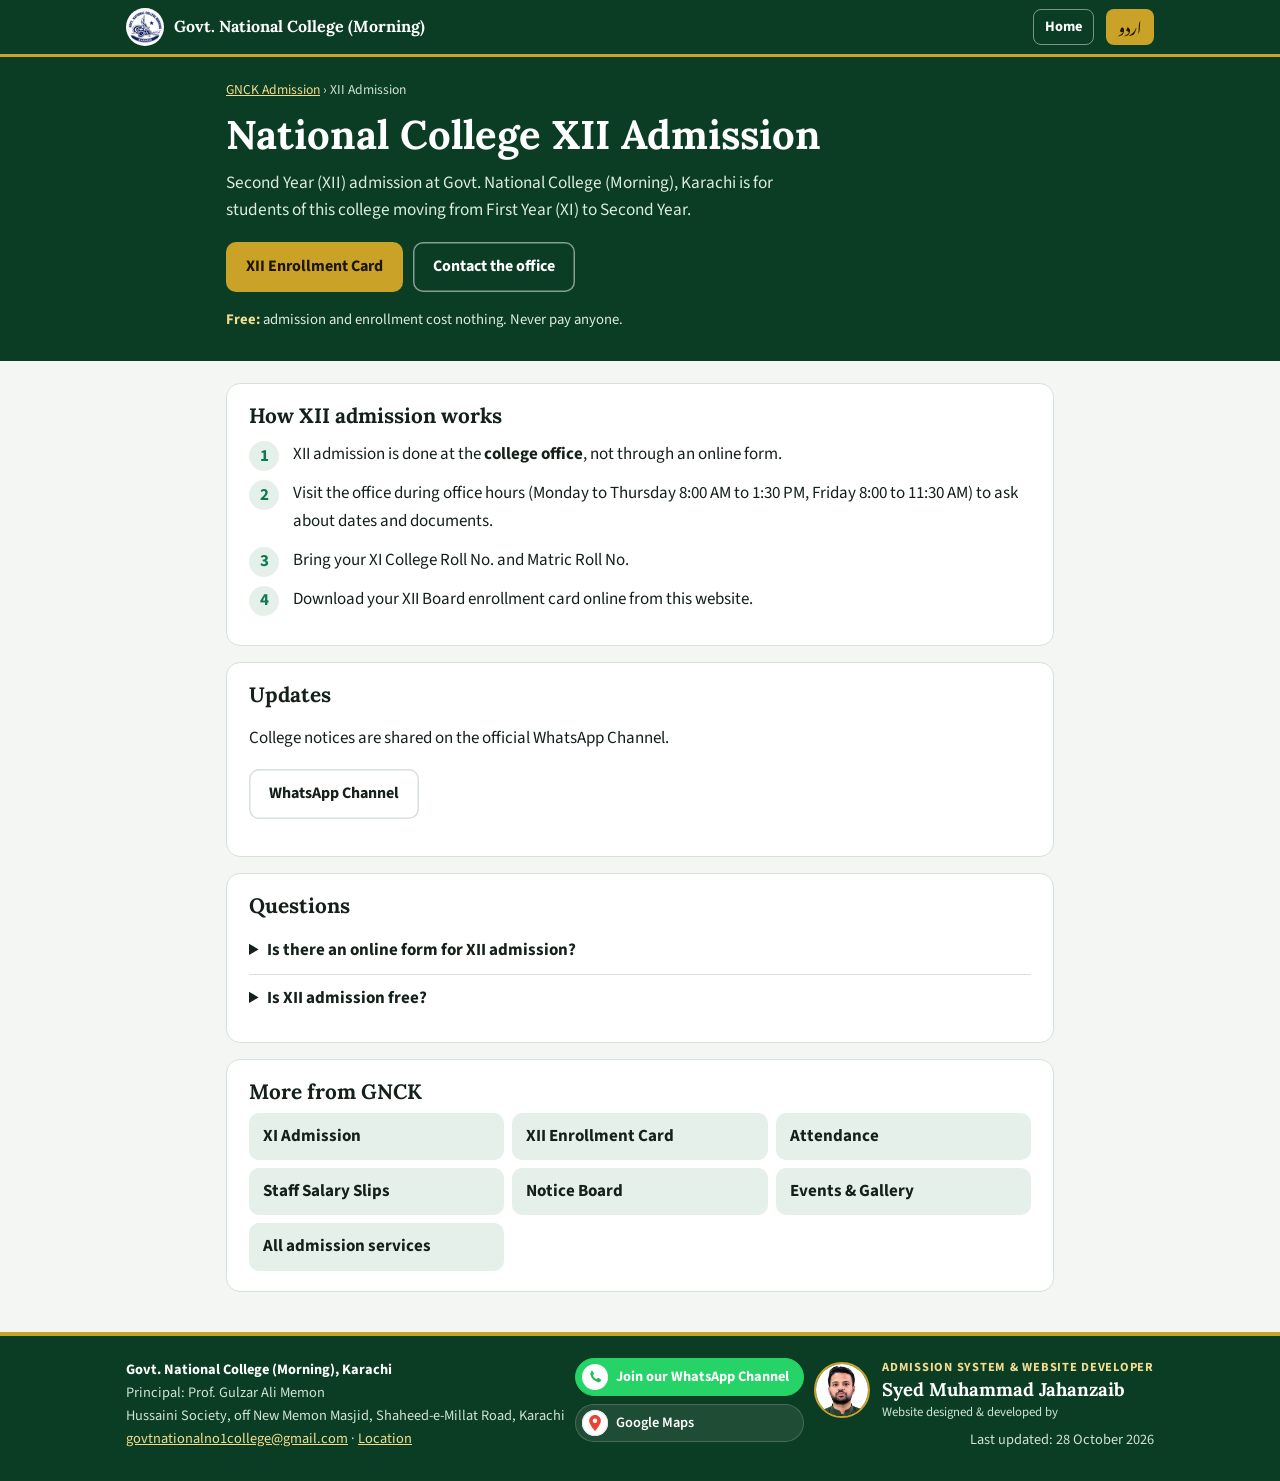
<file: xii-admission/index.html>
<!doctype html>
<html lang="en" dir="ltr">
<head>
<meta charset="utf-8">
<meta name="viewport" content="width=device-width, initial-scale=1, viewport-fit=cover">
<meta name="theme-color" content="#0b3d24">
<meta name="author" content="Syed Muhammad Jahanzaib">
<title>National College XII Admission (Second Year) | GNCK Karachi</title>
<meta name="description" content="XII (Second Year) admission at Govt. National College (Morning), Karachi (GNCK): who it is for, where to go, and the XII Board enrollment card download.">
<link rel="canonical" href="https://gnck.edu.pk/xii-admission/">
<meta property="og:url" content="https://gnck.edu.pk/xii-admission/">
<meta property="og:title" content="National College XII Admission (Second Year) | GNCK Karachi">
<meta property="og:description" content="XII (Second Year) admission at Govt. National College (Morning), Karachi (GNCK): who it is for, where to go, and the XII Board enrollment card download.">
<meta property="og:type" content="website">
<meta property="og:site_name" content="GNCK Admission">
<meta property="og:image" content="https://gnck.edu.pk/favicon.png">
<link rel="icon" type="image/png" sizes="192x192" href="/favicon.png">
<link rel="icon" type="image/png" sizes="48x48" href="/favicon-48.png">
<link rel="apple-touch-icon" href="/icon-192.png">
<link rel="manifest" href="/manifest.webmanifest">
<link rel="preconnect" href="https://fonts.googleapis.com">
<link rel="preconnect" href="https://fonts.gstatic.com" crossorigin>
<link rel="stylesheet" href="https://fonts.googleapis.com/css2?family=Lora:wght@600;700&family=Source+Sans+3:wght@400;600;700&family=Noto+Nastaliq+Urdu:wght@400;600&display=swap">
<link rel="stylesheet" href="/pages.css">
<script>try{if(localStorage.getItem('gnckLang')==='ur'){document.documentElement.lang='ur';document.documentElement.dir='rtl';}}catch(e){}</script>
<script type="application/ld+json">[{"@context":"https://schema.org","@type":"WebPage","name":"National College XII Admission (Second Year) | GNCK Karachi","description":"XII (Second Year) admission at Govt. National College (Morning), Karachi (GNCK): who it is for, where to go, and the XII Board enrollment card download.","url":"https://gnck.edu.pk/xii-admission/","inLanguage":["en","ur"],"isPartOf":{"@type":"WebSite","name":"GNCK Admission","url":"https://gnck.edu.pk/"},"about":{"@type":"CollegeOrUniversity","name":"Govt. National College (Morning), Karachi","alternateName":["GNCK","National College","Govt National College"],"url":"https://gnck.edu.pk/"}},{"@context":"https://schema.org","@type":"BreadcrumbList","itemListElement":[{"@type":"ListItem","position":1,"name":"GNCK Admission","item":"https://gnck.edu.pk/"},{"@type":"ListItem","position":2,"name":"XII Admission","item":"https://gnck.edu.pk/xii-admission/"}]},{"@context":"https://schema.org","@type":"FAQPage","mainEntity":[{"@type":"Question","name":"Is there an online form for XII admission?","acceptedAnswer":{"@type":"Answer","text":"No. XII admission is handled at the college office. The online form on this website is for XI admission."}},{"@type":"Question","name":"Is XII admission free?","acceptedAnswer":{"@type":"Answer","text":"Admission at GNCK is free. Do not pay anyone; complain at govtnationalno1college@gmail.com if someone asks for money."}}]}]</script>
<!-- Google Analytics (GA4, WEB10) -->
<script async src="https://www.googletagmanager.com/gtag/js?id=G-HG7CFTSNR5"></script>
<script>window.dataLayer=window.dataLayer||[];function gtag(){dataLayer.push(arguments);}gtag('js',new Date());gtag('config','G-HG7CFTSNR5');</script>
</head>
<body>
<header class="top">
  <div class="wrap">
    <a class="brandmini" href="/"><img src="/favicon-48.png" width="38" height="38" alt=""><b><span class="en">Govt. National College (Morning)</span><span class="ur" data-nosnippet>گورنمنٹ نیشنل کالج (مارننگ)</span></b></a>
    <a class="homebtn" href="/"><span class="en">Home</span><span class="ur" data-nosnippet>ہوم</span></a>
    <button class="langbtn" id="langbtn" type="button"><span class="en">اردو</span><span class="ur" data-nosnippet>English</span></button>
  </div>
</header>
<main>
<div class="hero">
  <div class="wrap">
    <nav class="crumb" aria-label="Breadcrumb"><a href="/"><span class="en">GNCK Admission</span><span class="ur" data-nosnippet>جی این سی کے ایڈمیشن</span></a> <span aria-hidden="true">›</span> <span class="en">XII Admission</span><span class="ur" data-nosnippet>بارہویں داخلہ</span></nav>
    <h1><span class="en">National College XII Admission</span><span class="ur" data-nosnippet>نیشنل کالج بارہویں (XII) داخلہ</span></h1>
    <p class="lede"><span class="en">Second Year (XII) admission at Govt. National College (Morning), Karachi is for students of this college moving from First Year (XI) to Second Year.</span><span class="ur" data-nosnippet>گورنمنٹ نیشنل کالج (مارننگ)، کراچی میں سال دوم (بارہویں) کا داخلہ اسی کالج کے فرسٹ ایئر (گیارہویں) سے سیکنڈ ایئر میں جانے والے طلبہ کے لیے ہے۔</span></p>
    <div class="cta"><a class="btn pri" href="/xii-enrollment-card/"><span class="en">XII Enrollment Card</span><span class="ur" data-nosnippet>بارہویں اینرولمنٹ کارڈ</span></a><a class="btn ghost" href="/#contact"><span class="en">Contact the office</span><span class="ur" data-nosnippet>آفس سے رابطہ</span></a></div>
    <p class="free"><span class="en"><b>Free:</b> admission and enrollment cost nothing. Never pay anyone.</span><span class="ur" data-nosnippet><b>مفت:</b> داخلہ اور اینرولمنٹ کی کوئی فیس نہیں۔ کسی کو پیسے نہ دیں۔</span></p>
  </div>
</div>
<div class="wrap body">
<div class="card"><h2><span class="en">How XII admission works</span><span class="ur" data-nosnippet>بارہویں کا داخلہ کیسے ہوتا ہے</span></h2><ol class="steps"><li><span class="en">XII admission is done at the <b>college office</b>, not through an online form.</span><span class="ur" data-nosnippet>بارہویں کا داخلہ <b>کالج آفس</b> میں ہوتا ہے، آن لائن فارم سے نہیں۔</span></li><li><span class="en">Visit the office during office hours (Monday to Thursday 8:00 AM to 1:30 PM, Friday 8:00 to 11:30 AM) to ask about dates and documents.</span><span class="ur" data-nosnippet>تاریخوں اور دستاویزات کے لیے دفتری اوقات (پیر تا جمعرات صبح 8 سے دوپہر 1:30، جمعہ صبح 8 سے 11:30) میں آفس آئیں۔</span></li><li><span class="en">Bring your XI College Roll No. and Matric Roll No.</span><span class="ur" data-nosnippet>گیارہویں کا کالج رول نمبر اور میٹرک رول نمبر ساتھ لائیں۔</span></li><li><span class="en">Download your XII Board enrollment card online from this website.</span><span class="ur" data-nosnippet>بارہویں کا بورڈ اینرولمنٹ کارڈ اسی ویب سائٹ سے آن لائن ڈاؤن لوڈ کریں۔</span></li></ol></div><div class="card"><h2><span class="en">Updates</span><span class="ur" data-nosnippet>تازہ خبریں</span></h2><p><span class="en">College notices are shared on the official WhatsApp Channel.</span><span class="ur" data-nosnippet>کالج کی خبریں آفیشل واٹس ایپ چینل پر دی جاتی ہیں۔</span></p><p class="row"><a class="btn out" href="https://whatsapp.com/channel/0029VbDTnoP7j6g4Ll3sgT3F" target="_blank" rel="noopener"><span class="en">WhatsApp Channel</span><span class="ur" data-nosnippet>واٹس ایپ چینل</span></a></p></div>
<div class="card"><h2><span class="en">Questions</span><span class="ur" data-nosnippet>سوالات</span></h2><div class="faq"><details><summary><span class="en">Is there an online form for XII admission?</span><span class="ur" data-nosnippet>کیا بارہویں داخلے کا آن لائن فارم ہے؟</span></summary><p><span class="en">No. XII admission is handled at the college office. The online form on this website is for XI admission.</span><span class="ur" data-nosnippet>نہیں۔ بارہویں کا داخلہ کالج آفس میں ہوتا ہے۔ اس ویب سائٹ کا آن لائن فارم گیارہویں داخلے کے لیے ہے۔</span></p></details><details><summary><span class="en">Is XII admission free?</span><span class="ur" data-nosnippet>کیا بارہویں کا داخلہ مفت ہے؟</span></summary><p><span class="en">Admission at GNCK is free. Do not pay anyone; complain at govtnationalno1college@gmail.com if someone asks for money.</span><span class="ur" data-nosnippet>جی این سی کے میں داخلہ مفت ہے۔ کسی کو پیسے نہ دیں؛ کوئی مانگے تو govtnationalno1college@gmail.com پر شکایت کریں۔</span></p></details></div></div>
<div class="card more"><h2><span class="en">More from GNCK</span><span class="ur" data-nosnippet>جی این سی کے کی مزید سہولیات</span></h2><div class="links"><a href="/xi-admission/"><span class="en">XI Admission</span><span class="ur" data-nosnippet>گیارہویں داخلہ</span></a><a href="/xii-enrollment-card/"><span class="en">XII Enrollment Card</span><span class="ur" data-nosnippet>بارہویں اینرولمنٹ کارڈ</span></a><a href="/attendance/"><span class="en">Attendance</span><span class="ur" data-nosnippet>حاضری</span></a><a href="/salary-slips/"><span class="en">Staff Salary Slips</span><span class="ur" data-nosnippet>اسٹاف سیلری سلپ</span></a><a href="/notices/"><span class="en">Notice Board</span><span class="ur" data-nosnippet>نوٹس بورڈ</span></a><a href="/gallery/"><span class="en">Events &amp; Gallery</span><span class="ur" data-nosnippet>تقریبات اور گیلری</span></a><a href="/"><span class="en">All admission services</span><span class="ur" data-nosnippet>داخلے کی تمام سہولیات</span></a></div></div>
</div>
</main>
<footer>
  <div class="wrap">
    <div><b><span class="en">Govt. National College (Morning), Karachi</span><span class="ur" data-nosnippet>گورنمنٹ نیشنل کالج (مارننگ)، کراچی</span></b><br><span class="en">Principal: Prof. Gulzar Ali Memon</span><span class="ur" data-nosnippet>پرنسپل: پروفیسر گلزار علی میمن</span><br><span class="en">Hussaini Society, off New Memon Masjid, Shaheed-e-Millat Road, Karachi</span><span class="ur" data-nosnippet>حسینی سوسائٹی، نزد نیو میمن مسجد، شہیدِ ملت روڈ، کراچی</span><br><a href="mailto:govtnationalno1college@gmail.com">govtnationalno1college@gmail.com</a> · <a href="https://maps.app.goo.gl/5RZTDBZNfoEu52ge6" target="_blank" rel="noopener"><span class="en">Location</span><span class="ur" data-nosnippet>مقام</span></a></div>
    <div class="social"><a class="wab" href="https://whatsapp.com/channel/0029VbDTnoP7j6g4Ll3sgT3F" target="_blank" rel="noopener"><span class="sic wa" aria-hidden="true"><svg viewBox="0 0 24 24"><path fill="#fff" d="M7.6 4.6c.4-.3 1-.2 1.3.2l1.7 2.4c.3.4.2 1-.1 1.3l-1 1c-.2.2-.2.5-.1.7.9 1.8 2.4 3.3 4.2 4.2.2.1.5.1.7-.1l1-1c.3-.3.9-.4 1.3-.1l2.4 1.7c.4.3.5.9.2 1.3l-.9 1.3c-.6.8-1.6 1.2-2.6.9-4.5-1.3-8-4.8-9.3-9.3-.3-1 .1-2 .9-2.6z"/></svg></span><span class="en">Join our WhatsApp Channel</span><span class="ur" data-nosnippet>ہمارا واٹس ایپ چینل جوائن کریں</span></a><a href="https://maps.app.goo.gl/5RZTDBZNfoEu52ge6?g_st=ac" target="_blank" rel="noopener"><span class="sic map" aria-hidden="true"><svg viewBox="0 0 24 24"><path fill="#EA4335" d="M12 2.5c-3.9 0-7 3-7 6.8 0 5 7 12.2 7 12.2s7-7.2 7-12.2c0-3.8-3.1-6.8-7-6.8z"/><circle cx="12" cy="9.3" r="2.7" fill="#fff"/></svg></span><span class="en">Google Maps</span><span class="ur" data-nosnippet>گوگل میپ</span></a></div>
    <div class="credit"><div class="dev"><img src="/developer-jahanzaib.jpg" width="56" height="56" alt="Syed Muhammad Jahanzaib" loading="lazy" decoding="async"><div><span class="r"><span class="en">Admission System &amp; Website Developer</span><span class="ur" data-nosnippet>ایڈمیشن سسٹم اور ویب سائٹ</span></span><span class="n"><span class="en">Syed Muhammad Jahanzaib</span><span class="ur" data-nosnippet>سید محمد جہانزیب</span></span><span class="u"><span class="en">Website designed &amp; developed by</span><span class="ur" data-nosnippet>ویب سائٹ تیار کردہ</span></span></div></div><span class="en">Last updated: 28 October 2026</span><span class="ur" data-nosnippet>آخری تبدیلی: 28 اکتوبر 2026</span></div>
  </div>
</footer>
<script>
(function () {
  var root = document.documentElement, b = document.getElementById('langbtn');
  b.addEventListener('click', function () {
    var l = root.getAttribute('lang') === 'ur' ? 'en' : 'ur';
    root.setAttribute('lang', l); root.setAttribute('dir', l === 'ur' ? 'rtl' : 'ltr');
    try { localStorage.setItem('gnckLang', l); } catch (e) {}
  });
  document.querySelectorAll('a.soon').forEach(function (a) { a.addEventListener('click', function (e) { e.preventDefault(); }); });
  if ('serviceWorker' in navigator) { window.addEventListener('load', function () { navigator.serviceWorker.register('/sw.js').catch(function () {}); }); }
})();
</script>
<script src="/notice.js" defer></script>
<script data-goatcounter="https://gnck.goatcounter.com/count" async src="https://gc.zgo.at/count.js"></script>
<script src="/site28.js" defer></script>
</body>
</html>
</file>
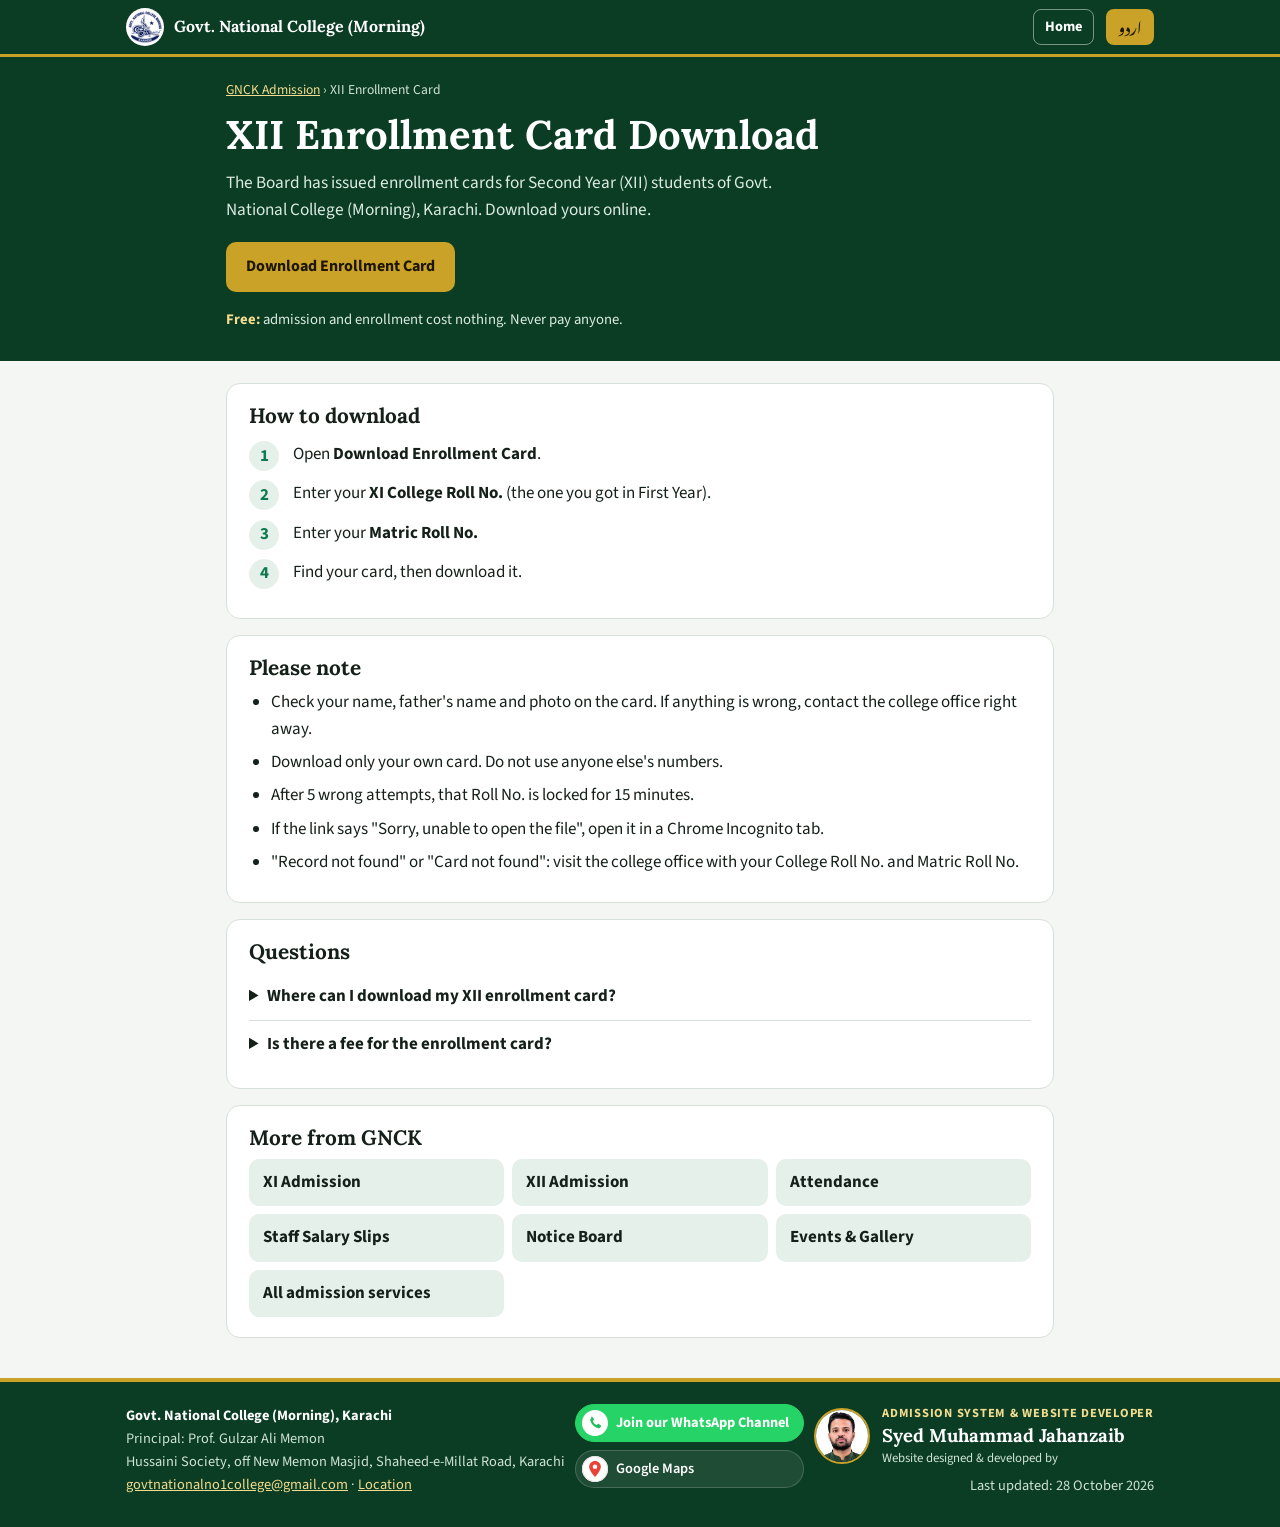
<file: xii-enrollment-card/index.html>
<!doctype html>
<html lang="en" dir="ltr">
<head>
<meta charset="utf-8">
<meta name="viewport" content="width=device-width, initial-scale=1, viewport-fit=cover">
<meta name="theme-color" content="#0b3d24">
<meta name="author" content="Syed Muhammad Jahanzaib">
<title>National College XII Enrollment Card Download | GNCK Karachi</title>
<meta name="description" content="Download your XII (Second Year) Board enrollment card online from Govt. National College (Morning), Karachi (GNCK). Enter your XI College Roll No. and Matric Roll No.">
<link rel="canonical" href="https://gnck.edu.pk/xii-enrollment-card/">
<meta property="og:url" content="https://gnck.edu.pk/xii-enrollment-card/">
<meta property="og:title" content="National College XII Enrollment Card Download | GNCK Karachi">
<meta property="og:description" content="Download your XII (Second Year) Board enrollment card online from Govt. National College (Morning), Karachi (GNCK). Enter your XI College Roll No. and Matric Roll No.">
<meta property="og:type" content="website">
<meta property="og:site_name" content="GNCK Admission">
<meta property="og:image" content="https://gnck.edu.pk/favicon.png">
<link rel="icon" type="image/png" sizes="192x192" href="/favicon.png">
<link rel="icon" type="image/png" sizes="48x48" href="/favicon-48.png">
<link rel="apple-touch-icon" href="/icon-192.png">
<link rel="manifest" href="/manifest.webmanifest">
<link rel="preconnect" href="https://fonts.googleapis.com">
<link rel="preconnect" href="https://fonts.gstatic.com" crossorigin>
<link rel="stylesheet" href="https://fonts.googleapis.com/css2?family=Lora:wght@600;700&family=Source+Sans+3:wght@400;600;700&family=Noto+Nastaliq+Urdu:wght@400;600&display=swap">
<link rel="stylesheet" href="/pages.css">
<script>try{if(localStorage.getItem('gnckLang')==='ur'){document.documentElement.lang='ur';document.documentElement.dir='rtl';}}catch(e){}</script>
<script type="application/ld+json">[{"@context":"https://schema.org","@type":"WebPage","name":"National College XII Enrollment Card Download | GNCK Karachi","description":"Download your XII (Second Year) Board enrollment card online from Govt. National College (Morning), Karachi (GNCK). Enter your XI College Roll No. and Matric Roll No.","url":"https://gnck.edu.pk/xii-enrollment-card/","inLanguage":["en","ur"],"isPartOf":{"@type":"WebSite","name":"GNCK Admission","url":"https://gnck.edu.pk/"},"about":{"@type":"CollegeOrUniversity","name":"Govt. National College (Morning), Karachi","alternateName":["GNCK","National College","Govt National College"],"url":"https://gnck.edu.pk/"}},{"@context":"https://schema.org","@type":"BreadcrumbList","itemListElement":[{"@type":"ListItem","position":1,"name":"GNCK Admission","item":"https://gnck.edu.pk/"},{"@type":"ListItem","position":2,"name":"XII Enrollment Card","item":"https://gnck.edu.pk/xii-enrollment-card/"}]},{"@context":"https://schema.org","@type":"FAQPage","mainEntity":[{"@type":"Question","name":"Where can I download my XII enrollment card?","acceptedAnswer":{"@type":"Answer","text":"On this page: press Download Enrollment Card and enter your XI College Roll No. and Matric Roll No."}},{"@type":"Question","name":"Is there a fee for the enrollment card?","acceptedAnswer":{"@type":"Answer","text":"No. Enrollment at GNCK is free and no cash is taken at the counter. Any Board late fee is paid by bank challan only."}}]}]</script>
<!-- Google Analytics (GA4, WEB10) -->
<script async src="https://www.googletagmanager.com/gtag/js?id=G-HG7CFTSNR5"></script>
<script>window.dataLayer=window.dataLayer||[];function gtag(){dataLayer.push(arguments);}gtag('js',new Date());gtag('config','G-HG7CFTSNR5');</script>
</head>
<body>
<header class="top">
  <div class="wrap">
    <a class="brandmini" href="/"><img src="/favicon-48.png" width="38" height="38" alt=""><b><span class="en">Govt. National College (Morning)</span><span class="ur" data-nosnippet>گورنمنٹ نیشنل کالج (مارننگ)</span></b></a>
    <a class="homebtn" href="/"><span class="en">Home</span><span class="ur" data-nosnippet>ہوم</span></a>
    <button class="langbtn" id="langbtn" type="button"><span class="en">اردو</span><span class="ur" data-nosnippet>English</span></button>
  </div>
</header>
<main>
<div class="hero">
  <div class="wrap">
    <nav class="crumb" aria-label="Breadcrumb"><a href="/"><span class="en">GNCK Admission</span><span class="ur" data-nosnippet>جی این سی کے ایڈمیشن</span></a> <span aria-hidden="true">›</span> <span class="en">XII Enrollment Card</span><span class="ur" data-nosnippet>بارہویں اینرولمنٹ کارڈ</span></nav>
    <h1><span class="en">XII Enrollment Card Download</span><span class="ur" data-nosnippet>بارہویں (XII) اینرولمنٹ کارڈ ڈاؤن لوڈ</span></h1>
    <p class="lede"><span class="en">The Board has issued enrollment cards for Second Year (XII) students of Govt. National College (Morning), Karachi. Download yours online.</span><span class="ur" data-nosnippet>بورڈ نے گورنمنٹ نیشنل کالج (مارننگ)، کراچی کے سال دوم (بارہویں) کے طلبہ کے اینرولمنٹ کارڈ جاری کر دیے ہیں۔ اپنا کارڈ آن لائن ڈاؤن لوڈ کریں۔</span></p>
    <div class="cta"><a class="btn pri" href="https://script.google.com/macros/s/AKfycbw6V0Iqh_JYiTaNFiXJikddGGzGmYP1fLGlyNE_mMC98d-9rW4s6HDvHApdxL5-V39gdQ/exec" target="_blank" rel="noopener"><span class="en">Download Enrollment Card</span><span class="ur" data-nosnippet>اینرولمنٹ کارڈ ڈاؤن لوڈ کریں</span></a></div>
    <p class="free"><span class="en"><b>Free:</b> admission and enrollment cost nothing. Never pay anyone.</span><span class="ur" data-nosnippet><b>مفت:</b> داخلہ اور اینرولمنٹ کی کوئی فیس نہیں۔ کسی کو پیسے نہ دیں۔</span></p>
  </div>
</div>
<div class="wrap body">
<div class="card"><h2><span class="en">How to download</span><span class="ur" data-nosnippet>ڈاؤن لوڈ کا طریقہ</span></h2><ol class="steps"><li><span class="en">Open <b>Download Enrollment Card</b>.</span><span class="ur" data-nosnippet><b>اینرولمنٹ کارڈ ڈاؤن لوڈ کریں</b> کھولیں۔</span></li><li><span class="en">Enter your <b>XI College Roll No.</b> (the one you got in First Year).</span><span class="ur" data-nosnippet>اپنا <b>گیارہویں کا کالج رول نمبر</b> لکھیں (جو فرسٹ ایئر میں ملا تھا)۔</span></li><li><span class="en">Enter your <b>Matric Roll No.</b></span><span class="ur" data-nosnippet>اپنا <b>میٹرک رول نمبر</b> لکھیں۔</span></li><li><span class="en">Find your card, then download it.</span><span class="ur" data-nosnippet>اپنا کارڈ تلاش کریں، پھر ڈاؤن لوڈ کریں۔</span></li></ol></div><div class="card"><h2><span class="en">Please note</span><span class="ur" data-nosnippet>دھیان دیں</span></h2><ul class="notes"><li><span class="en">Check your name, father's name and photo on the card. If anything is wrong, contact the college office right away.</span><span class="ur" data-nosnippet>کارڈ پر اپنا نام، والد کا نام اور تصویر دیکھیں۔ کچھ غلط ہو تو فوراً کالج آفس سے رابطہ کریں۔</span></li><li><span class="en">Download only your own card. Do not use anyone else's numbers.</span><span class="ur" data-nosnippet>صرف اپنا کارڈ ڈاؤن لوڈ کریں۔ کسی اور کے نمبر استعمال نہ کریں۔</span></li><li><span class="en">After 5 wrong attempts, that Roll No. is locked for 15 minutes.</span><span class="ur" data-nosnippet>5 غلط کوششوں کے بعد وہ رول نمبر 15 منٹ کے لیے بند ہو جاتا ہے۔</span></li><li><span class="en">If the link says "Sorry, unable to open the file", open it in a Chrome Incognito tab.</span><span class="ur" data-nosnippet>اگر لنک پر "Sorry, unable to open the file" آئے تو کروم کی Incognito ٹیب میں کھولیں۔</span></li><li><span class="en">"Record not found" or "Card not found": visit the college office with your College Roll No. and Matric Roll No.</span><span class="ur" data-nosnippet>"Record not found" یا "Card not found": کالج رول نمبر اور میٹرک رول نمبر کے ساتھ کالج آفس آئیں۔</span></li></ul></div>
<div class="card"><h2><span class="en">Questions</span><span class="ur" data-nosnippet>سوالات</span></h2><div class="faq"><details><summary><span class="en">Where can I download my XII enrollment card?</span><span class="ur" data-nosnippet>بارہویں کا اینرولمنٹ کارڈ کہاں سے ڈاؤن لوڈ کریں؟</span></summary><p><span class="en">On this page: press Download Enrollment Card and enter your XI College Roll No. and Matric Roll No.</span><span class="ur" data-nosnippet>اسی صفحے پر: "اینرولمنٹ کارڈ ڈاؤن لوڈ کریں" دبائیں اور گیارہویں کا کالج رول نمبر اور میٹرک رول نمبر لکھیں۔</span></p></details><details><summary><span class="en">Is there a fee for the enrollment card?</span><span class="ur" data-nosnippet>کیا اینرولمنٹ کارڈ کی کوئی فیس ہے؟</span></summary><p><span class="en">No. Enrollment at GNCK is free and no cash is taken at the counter. Any Board late fee is paid by bank challan only.</span><span class="ur" data-nosnippet>نہیں۔ جی این سی کے میں اینرولمنٹ مفت ہے اور کاؤنٹر پر کوئی نقد رقم نہیں لی جاتی۔ بورڈ کی لیٹ فیس صرف بینک چالان سے ادا ہوتی ہے۔</span></p></details></div></div>
<div class="card more"><h2><span class="en">More from GNCK</span><span class="ur" data-nosnippet>جی این سی کے کی مزید سہولیات</span></h2><div class="links"><a href="/xi-admission/"><span class="en">XI Admission</span><span class="ur" data-nosnippet>گیارہویں داخلہ</span></a><a href="/xii-admission/"><span class="en">XII Admission</span><span class="ur" data-nosnippet>بارہویں داخلہ</span></a><a href="/attendance/"><span class="en">Attendance</span><span class="ur" data-nosnippet>حاضری</span></a><a href="/salary-slips/"><span class="en">Staff Salary Slips</span><span class="ur" data-nosnippet>اسٹاف سیلری سلپ</span></a><a href="/notices/"><span class="en">Notice Board</span><span class="ur" data-nosnippet>نوٹس بورڈ</span></a><a href="/gallery/"><span class="en">Events &amp; Gallery</span><span class="ur" data-nosnippet>تقریبات اور گیلری</span></a><a href="/"><span class="en">All admission services</span><span class="ur" data-nosnippet>داخلے کی تمام سہولیات</span></a></div></div>
</div>
</main>
<footer>
  <div class="wrap">
    <div><b><span class="en">Govt. National College (Morning), Karachi</span><span class="ur" data-nosnippet>گورنمنٹ نیشنل کالج (مارننگ)، کراچی</span></b><br><span class="en">Principal: Prof. Gulzar Ali Memon</span><span class="ur" data-nosnippet>پرنسپل: پروفیسر گلزار علی میمن</span><br><span class="en">Hussaini Society, off New Memon Masjid, Shaheed-e-Millat Road, Karachi</span><span class="ur" data-nosnippet>حسینی سوسائٹی، نزد نیو میمن مسجد، شہیدِ ملت روڈ، کراچی</span><br><a href="mailto:govtnationalno1college@gmail.com">govtnationalno1college@gmail.com</a> · <a href="https://maps.app.goo.gl/5RZTDBZNfoEu52ge6" target="_blank" rel="noopener"><span class="en">Location</span><span class="ur" data-nosnippet>مقام</span></a></div>
    <div class="social"><a class="wab" href="https://whatsapp.com/channel/0029VbDTnoP7j6g4Ll3sgT3F" target="_blank" rel="noopener"><span class="sic wa" aria-hidden="true"><svg viewBox="0 0 24 24"><path fill="#fff" d="M7.6 4.6c.4-.3 1-.2 1.3.2l1.7 2.4c.3.4.2 1-.1 1.3l-1 1c-.2.2-.2.5-.1.7.9 1.8 2.4 3.3 4.2 4.2.2.1.5.1.7-.1l1-1c.3-.3.9-.4 1.3-.1l2.4 1.7c.4.3.5.9.2 1.3l-.9 1.3c-.6.8-1.6 1.2-2.6.9-4.5-1.3-8-4.8-9.3-9.3-.3-1 .1-2 .9-2.6z"/></svg></span><span class="en">Join our WhatsApp Channel</span><span class="ur" data-nosnippet>ہمارا واٹس ایپ چینل جوائن کریں</span></a><a href="https://maps.app.goo.gl/5RZTDBZNfoEu52ge6?g_st=ac" target="_blank" rel="noopener"><span class="sic map" aria-hidden="true"><svg viewBox="0 0 24 24"><path fill="#EA4335" d="M12 2.5c-3.9 0-7 3-7 6.8 0 5 7 12.2 7 12.2s7-7.2 7-12.2c0-3.8-3.1-6.8-7-6.8z"/><circle cx="12" cy="9.3" r="2.7" fill="#fff"/></svg></span><span class="en">Google Maps</span><span class="ur" data-nosnippet>گوگل میپ</span></a></div>
    <div class="credit"><div class="dev"><img src="/developer-jahanzaib.jpg" width="56" height="56" alt="Syed Muhammad Jahanzaib" loading="lazy" decoding="async"><div><span class="r"><span class="en">Admission System &amp; Website Developer</span><span class="ur" data-nosnippet>ایڈمیشن سسٹم اور ویب سائٹ</span></span><span class="n"><span class="en">Syed Muhammad Jahanzaib</span><span class="ur" data-nosnippet>سید محمد جہانزیب</span></span><span class="u"><span class="en">Website designed &amp; developed by</span><span class="ur" data-nosnippet>ویب سائٹ تیار کردہ</span></span></div></div><span class="en">Last updated: 28 October 2026</span><span class="ur" data-nosnippet>آخری تبدیلی: 28 اکتوبر 2026</span></div>
  </div>
</footer>
<script>
(function () {
  var root = document.documentElement, b = document.getElementById('langbtn');
  b.addEventListener('click', function () {
    var l = root.getAttribute('lang') === 'ur' ? 'en' : 'ur';
    root.setAttribute('lang', l); root.setAttribute('dir', l === 'ur' ? 'rtl' : 'ltr');
    try { localStorage.setItem('gnckLang', l); } catch (e) {}
  });
  document.querySelectorAll('a.soon').forEach(function (a) { a.addEventListener('click', function (e) { e.preventDefault(); }); });
  if ('serviceWorker' in navigator) { window.addEventListener('load', function () { navigator.serviceWorker.register('/sw.js').catch(function () {}); }); }
})();
</script>
<script src="/notice.js" defer></script>
<script data-goatcounter="https://gnck.goatcounter.com/count" async src="https://gc.zgo.at/count.js"></script>
<script src="/site28.js" defer></script>
</body>
</html>
</file>
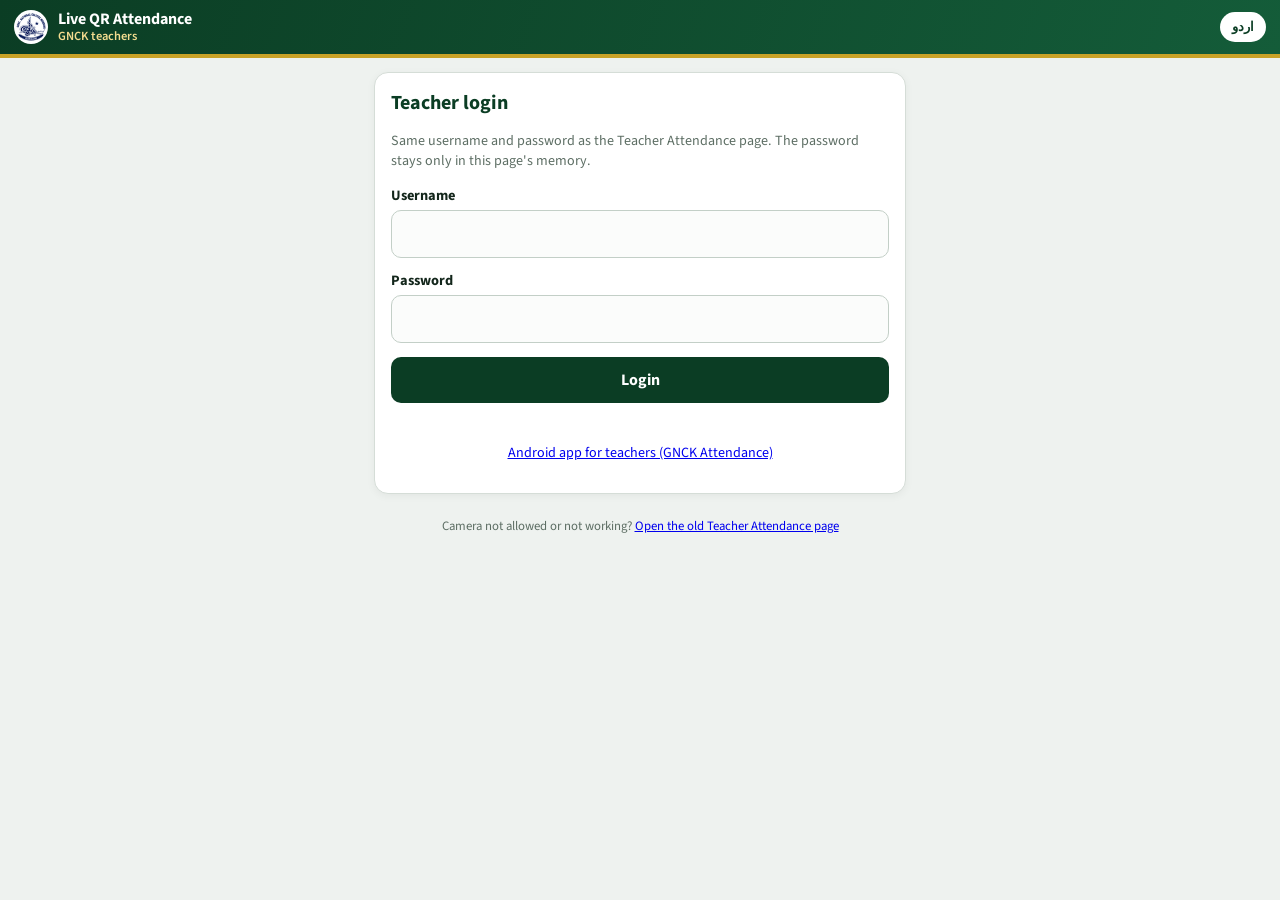
<file: attendance/scan/index.html>
<!doctype html>
<html lang="en" dir="ltr">
<head>
<meta charset="utf-8">
<meta name="viewport" content="width=device-width, initial-scale=1, viewport-fit=cover">
<meta name="theme-color" content="#0b3d24">
<meta name="robots" content="noindex, nofollow">
<meta name="referrer" content="no-referrer">
<title>Live QR Attendance | GNCK Teachers</title>
<link rel="icon" type="image/png" sizes="192x192" href="/favicon.png">
<link rel="apple-touch-icon" href="/icon-192.png">
<link rel="manifest" href="/manifest.webmanifest">
<link rel="preconnect" href="https://fonts.googleapis.com">
<link rel="preconnect" href="https://fonts.gstatic.com" crossorigin>
<link rel="stylesheet" href="https://fonts.googleapis.com/css2?family=Source+Sans+3:wght@400;600;700&family=Noto+Nastaliq+Urdu:wght@400;600&display=swap">
<script>try{if(localStorage.getItem('gnckLang')==='ur'){document.documentElement.lang='ur';document.documentElement.dir='rtl';}}catch(e){}</script>
<style>
.kiosk .tools,.kiosk #chg,.kiosk #fin,.kiosk #listcard,.kiosk header.bar .tb,.kiosk #manbox,.kiosk #qbar,.kiosk #langbtn,.kiosk #lo{display:none!important}.kiosk .res{min-height:46vh;font-size:1.4em}.kiosk .res .st{font-size:2.2em}.kiosk .res img{width:140px;height:170px}
#kx28{position:fixed;right:10px;bottom:10px;opacity:.75;z-index:99;display:none}.b28o{position:fixed;inset:0;background:rgba(0,0,0,.6);z-index:200;overflow:auto;padding:14px}.b28o .card{max-width:560px;margin:10px auto}.b28o label{display:block;padding:9px 4px;border-bottom:1px solid #e3e3e3}
:root{--g:#0b3d24;--g2:#145c39;--gold:#c9a227;--bg:#eef2ef;--card:#fff;--fg:#13261b;--muted:#5d6e64;--line:#d5ddd7;--ok:#1f8a4c;--late:#c77700;--bad:#c62828}
*{box-sizing:border-box}html,body{margin:0}body{background:var(--bg);color:var(--fg);font-family:'Source Sans 3',Arial,sans-serif;font-size:16px;min-height:100vh}
html[lang="ur"] body{font-family:'Noto Nastaliq Urdu','Source Sans 3',Arial,sans-serif}
html[lang="en"] .ur,html[lang="ur"] .en{display:none}
.top{background:linear-gradient(110deg,var(--g),var(--g2));color:#fff;border-bottom:4px solid var(--gold);padding:10px 14px;display:flex;align-items:center;gap:10px;position:sticky;top:0;z-index:20}
.top img{width:34px;height:34px;border-radius:50%;background:#fff;padding:2px}.top b{font-size:1rem;line-height:1.2;flex:1}.top small{display:block;color:#f3dc8f;font-weight:600;font-size:.78rem}
.tb{background:#fff;color:var(--g);border:0;border-radius:16px;padding:6px 12px;font-weight:700;font-size:.82rem;cursor:pointer;font-family:inherit}
.wrap{max-width:560px;margin:0 auto;padding:14px}
.card{background:var(--card);border:1px solid var(--line);border-radius:14px;padding:16px;box-shadow:0 2px 8px rgba(0,0,0,.05);margin-bottom:12px}
h1{font-size:1.25rem;color:var(--g);margin:0 0 4px}.muted{color:var(--muted);font-size:.88rem}
label{display:block;font-weight:700;font-size:.9rem;margin:12px 0 4px}
input.f{width:100%;border:1px solid #c3cfc7;border-radius:10px;padding:12px;font-size:1rem;font-family:inherit;background:#fbfcfb}
.btn{display:inline-flex;align-items:center;justify-content:center;gap:6px;background:var(--g);color:#fff;border:0;border-radius:10px;padding:12px 16px;font-weight:700;font-size:1rem;cursor:pointer;font-family:inherit;text-decoration:none}
.btn.w{width:100%;margin-top:14px}.btn.o{background:#fff;color:var(--g);border:2px solid var(--g)}.btn.r{background:#fff;color:var(--bad);border:2px solid var(--bad)}.btn.gd{background:var(--gold);color:#13261b}
.btn.s{padding:8px 12px;font-size:.88rem}.btn:disabled{opacity:.55}
.msg{min-height:20px;color:var(--bad);font-weight:600;margin-top:10px;font-size:.92rem}
.facs{display:grid;gap:10px;margin-top:12px}.facs .btn{justify-content:space-between;padding:16px;font-size:1.05rem}
.cam{position:relative;background:#000;border-radius:14px;overflow:hidden;aspect-ratio:3/4;max-height:58vh;width:100%}
.cam video{width:100%;height:100%;object-fit:cover;display:block}
.frame{position:absolute;inset:14% 12%;border:3px solid rgba(255,255,255,.85);border-radius:16px;box-shadow:0 0 0 999px rgba(0,0,0,.28)}
.frame:after{content:"";position:absolute;left:6%;right:6%;top:50%;height:2px;background:#4be08a;box-shadow:0 0 10px #4be08a;animation:sl 1.8s ease-in-out infinite}
@keyframes sl{0%,100%{top:10%}50%{top:90%}}
.pill{position:absolute;top:10px;inset-inline-start:10px;background:rgba(0,0,0,.6);color:#fff;border-radius:14px;padding:4px 10px;font-size:.8rem;font-weight:700}
.camoff{position:absolute;inset:0;display:flex;flex-direction:column;align-items:center;justify-content:center;color:#fff;text-align:center;padding:20px;gap:12px}
.res{display:flex;gap:12px;align-items:center;border-radius:14px;padding:12px;margin:12px 0;border:3px solid var(--line);background:#fff;min-height:96px}
.res img{width:70px;height:88px;object-fit:cover;border-radius:8px;border:2px solid var(--g);flex:none;background:#e9eeea}
.res .st{font-size:1.5rem;font-weight:800;letter-spacing:.5px}.res .nm{font-weight:700;font-size:1.05rem}.res .sm{color:var(--muted);font-size:.85rem}
.res.ok{border-color:var(--ok);background:#ecf8f0}.res.ok .st{color:var(--ok)}.res.late{border-color:var(--late);background:#fff6e6}.res.late .st{color:var(--late)}
.res.bad{border-color:var(--bad);background:#fdecec}.res.bad .st{color:var(--bad)}.res.al{border-color:#5b7fbf;background:#eef3fc}.res.al .st{color:#2f5aa8}
.cnt{display:grid;grid-template-columns:repeat(5,1fr);gap:6px;text-align:center}.cnt div{background:#fff;border:1px solid var(--line);border-radius:10px;padding:6px 2px}
.cnt b{display:block;font-size:1.25rem}.cnt span{font-size:.72rem;color:var(--muted);font-weight:700}
.row{display:flex;flex-wrap:wrap;gap:8px;margin-top:10px}.row .btn{flex:1 1 auto}
.q{background:#fff3cd;color:#6b5200;border-radius:10px;padding:8px 12px;font-weight:600;font-size:.9rem;margin-top:10px;display:flex;justify-content:space-between;align-items:center;gap:8px}
.list{max-height:60vh;overflow:auto}.lr{display:flex;align-items:center;gap:8px;padding:8px 2px;border-bottom:1px solid #e6ece8}
.lr .n{flex:1;min-width:0}.lr .n b{display:block;white-space:nowrap;overflow:hidden;text-overflow:ellipsis}.lr .n small{color:var(--muted)}
.chip{font-size:.75rem;font-weight:800;border-radius:8px;padding:3px 7px;background:#eceff1;color:#455a64;min-width:28px;text-align:center}
.chip.P{background:#e3f4e8;color:var(--ok)}.chip.L{background:#fff1d6;color:var(--late)}.chip.A{background:#fde2e1;color:var(--bad)}.chip.LV{background:#e8eefc;color:#2f5aa8}
.mk{border:1px solid #c3cfc7;background:#fff;border-radius:8px;padding:5px 8px;font-weight:800;cursor:pointer;font-family:inherit}
.hide{display:none!important}
.foot{text-align:center;color:var(--muted);font-size:.8rem;padding:10px 0 30px}
</style>
</head>
<body>
<header class="top">
  <img src="/favicon-48.png" alt="">
  <b><span class="en">Live QR Attendance</span><span class="ur">لائیو کیو آر حاضری</span><small><span class="en">GNCK teachers</span><span class="ur">جی این سی کے اساتذہ</span></small></b>
  <button class="tb" id="langbtn" type="button"><span class="en">اردو</span><span class="ur">English</span></button>
  <button class="tb hide" id="lo" type="button"><span class="en">Logout</span><span class="ur">لاگ آؤٹ</span></button>
</header>
<div class="wrap">

<!-- 1. login -->
<div id="s1" class="card">
  <h1><span class="en">Teacher login</span><span class="ur">ٹیچر لاگ ان</span></h1>
  <p class="muted"><span class="en">Same username and password as the Teacher Attendance page. The password stays only in this page's memory.</span><span class="ur">وہی یوزر نیم اور پاس ورڈ جو ٹیچر اٹینڈنس صفحے کا ہے۔ پاس ورڈ صرف اس صفحے کی میموری میں رہتا ہے۔</span></p>
  <label for="u"><span class="en">Username</span><span class="ur">یوزر نیم</span></label>
  <input class="f" id="u" autocomplete="username" autocapitalize="characters" spellcheck="false">
  <label for="p"><span class="en">Password</span><span class="ur">پاس ورڈ</span></label>
  <input class="f" id="p" type="password" autocomplete="current-password">
  <button class="btn w" id="lb" type="button"><span class="en">Login</span><span class="ur">لاگ ان</span></button>
  <div class="msg" id="m1"></div>
  <p class="muted" style="text-align:center;margin-top:10px"><a href="/apps/"><span class="en">Android app for teachers (GNCK Attendance)</span><span class="ur" data-nosnippet>اساتذہ کے لیے اینڈرائیڈ ایپ (جی این سی کے اٹینڈنس)</span></a></p>
</div>

<!-- 2. class -->
<div id="s2" class="card hide">
  <h1><span class="en">Choose the class</span><span class="ur">کلاس منتخب کریں</span></h1>
  <p class="muted" id="info"></p>
  <div class="facs" id="facs"></div>
  <div class="msg" id="m2"></div>
</div>

<!-- 3. scanner -->
<div id="s3" class="hide">
  <div class="card" style="padding:12px">
    <div style="display:flex;justify-content:space-between;align-items:center;gap:8px;margin-bottom:10px">
      <b id="cls" style="color:var(--g)"></b>
      <button class="btn o s" id="chg" type="button"><span class="en">Change class</span><span class="ur">کلاس بدلیں</span></button>
    </div>
    <div class="cam" id="cam">
      <video id="v" playsinline muted autoplay></video>
      <div class="frame" id="fr"></div>
      <span class="pill" id="pill"></span>
      <div class="camoff hide" id="camoff">
        <div id="camtxt"></div>
        <button class="btn gd" id="camgo" type="button"><span class="en">Start camera</span><span class="ur">کیمرہ چلائیں</span></button>
      </div>
    </div>
    <div class="res" id="res"><div class="muted"><span class="en">Hold the student's ID card QR (phone or print) inside the box. Mark happens by itself with a beep.</span><span class="ur">طالب علم کے آئی ڈی کارڈ کا کیو آر (موبائل یا پرنٹ) خانے میں رکھیں۔ بیپ کے ساتھ حاضری خود لگ جائے گی۔</span></div></div>
    <div class="cnt" id="cnt"></div>
    <div class="q hide" id="qbar"><span id="qtxt"></span><button class="btn s" id="sync" type="button"><span class="en">Send now</span><span class="ur">ابھی بھیجیں</span></button></div>
    <div class="row">
      <button class="btn o s hide" id="torch" type="button">&#128294; <span class="en">Light</span><span class="ur">لائٹ</span></button>
      <button class="btn o s" id="man" type="button">&#9000; <span class="en">By roll no.</span><span class="ur">رول نمبر سے</span></button>
      <button class="btn o s" id="lst" type="button">&#9776; <span class="en">Class list</span><span class="ur">کلاس لسٹ</span></button>
      <button class="btn o s hide" id="bulk28" type="button">&#9745; <span class="en">All PRESENT, tick ABSENT</span><span class="ur">سب حاضر، غیر حاضر چنیں</span></button>
      <button class="btn o s hide" id="kio28" type="button">&#128421; <span class="en">Kiosk mode</span><span class="ur">کیوسک موڈ</span></button>
    </div>
    <div class="row hide" id="manbox">
      <input class="f" id="mroll" inputmode="numeric" placeholder="College Roll" style="flex:1">
      <button class="btn s" id="mgo" type="button"><span class="en">Present</span><span class="ur">حاضر</span></button>
    </div>
    <div class="row"><button class="btn r w" id="fin" type="button" style="margin-top:4px"><span class="en">Class finished: rest ABSENT</span><span class="ur">کلاس ختم: باقی غیر حاضر</span></button></div>
  </div>
  <button class="btn r s" id="kx28" type="button"><span class="en">Exit kiosk</span><span class="ur">کیوسک بند</span></button>
  <div class="card hide" id="listcard"><div class="list" id="list"></div></div>
</div>

<p class="foot"><span class="en">Camera not allowed or not working?</span><span class="ur">کیمرہ نہیں چل رہا؟</span>
  <a href="https://script.google.com/macros/s/AKfycby5KEXSxmiqXUC0hCk6jRTdc_-XagevQAWsCiEWTKjU1HLqtYm1RLPSQWn6513rPHhTHA/exec?action=attend" target="_blank" rel="noopener nofollow"><span class="en">Open the old Teacher Attendance page</span><span class="ur">پرانا ٹیچر اٹینڈنس صفحہ کھولیں</span></a></p>
</div>

<script>
(function () {
  'use strict';
  var EXEC = 'https://script.google.com/macros/s/AKfycby5KEXSxmiqXUC0hCk6jRTdc_-XagevQAWsCiEWTKjU1HLqtYm1RLPSQWn6513rPHhTHA/exec';
  var JSQR = 'https://cdn.jsdelivr.net/npm/jsqr@1.4.0/dist/jsQR.js';
  var QKEY = 'gnckAttQ1', TKEY = 'gnckScanTok', IDLE_MIN = 30;   // v2.5 WEB15: login token (Google v22: Control Panel decides how long)
  var K28 = {}, INF28 = 0, KIOSK = false, WL28 = null, KB28 = '', KBT28 = 0;
  var U = '', P = '', INFO = null, FAC = '', ROWS = [], stream = null, track = null, det = null, scanning = false, busy = false, lastText = '', lastAt = 0, geo = null, geoWatch = null, idleT = null;
  var root = document.documentElement;
  function $(id) { return document.getElementById(id); }
  function ur() { return root.getAttribute('lang') === 'ur'; }
  function T(en, u) { return ur() ? u : en; }
  function esc(s) { return String(s == null ? '' : s).replace(/[&<>"']/g, function (c) { return { '&': '&amp;', '<': '&lt;', '>': '&gt;', '"': '&quot;', "'": '&#39;' }[c]; }); }
  function bil(en, u) { return '<span class="en">' + esc(en) + '</span><span class="ur">' + esc(u) + '</span>'; }
  function errTxt(m) { m = String(m || '').replace(/^\[AUTH\]/, ''); var p = m.split('||'); return bil(p[0], p[1] || p[0]); }
  $('langbtn').onclick = function () { var l = ur() ? 'en' : 'ur'; root.setAttribute('lang', l); root.setAttribute('dir', l === 'ur' ? 'rtl' : 'ltr'); try { localStorage.setItem('gnckLang', l); } catch (e) {} };
  function show(n) { ['s1', 's2', 's3'].forEach(function (s) { $(s).classList.toggle('hide', s !== n); }); $('lo').classList.toggle('hide', n === 's1'); }

  // ---------- server ----------
  function api(op, body) {
    var b = { op: op, user: U, pin: P, ua: String(navigator.userAgent || '').slice(0, 60) };
    Object.keys(body || {}).forEach(function (k) { b[k] = body[k]; });
    var ctl = ('AbortController' in window) ? new AbortController() : null, t = setTimeout(function () { if (ctl) ctl.abort(); }, 25000);
    return fetch(EXEC + '?action=attapi', { method: 'POST', body: JSON.stringify(b), signal: ctl ? ctl.signal : undefined, cache: 'no-store' })
      .then(function (r) { clearTimeout(t); return r.json().catch(function () { throw new Error('Server reply not understood (Google code v21.4 needed). Tell the admin.||سرور کا جواب سمجھ نہیں آیا (گوگل کوڈ v21.4 چاہیے)۔ ایڈمن کو بتائیں۔'); }); }, function (e) { clearTimeout(t); var x = new Error('NET'); x.net = true; throw x; })
      .then(function (j) {
        if (!j || !j.ok) { var e = new Error((j && j.error) || 'Error'); if (/^\[AUTH\]/.test(e.message)) e.auth = true; throw e; }
        return j.r;
      });
  }

  // ---------- sounds ----------
  var AC = null;
  function beep(kind) {
    try {
      AC = AC || new (window.AudioContext || window.webkitAudioContext)();
      var seq = kind === 'ok' ? [[1040, .12]] : (kind === 'late' ? [[880, .1], [0, .05], [880, .1]] : (kind === 'al' ? [[660, .08], [0, .05], [660, .08]] : [[220, .35]]));
      var t = AC.currentTime;
      seq.forEach(function (s) {
        if (s[0]) { var o = AC.createOscillator(), g = AC.createGain(); o.frequency.value = s[0]; o.type = kind === 'bad' ? 'square' : 'sine'; g.gain.setValueAtTime(.25, t); g.gain.exponentialRampToValueAtTime(.001, t + s[1]); o.connect(g); g.connect(AC.destination); o.start(t); o.stop(t + s[1]); }
        t += s[1];
      });
      if (navigator.vibrate) navigator.vibrate(kind === 'bad' ? [200, 80, 200] : 80);
    } catch (e) {}
  }

  // ---------- login ----------
  function login() {
    var u = $('u').value.trim(), p = $('p').value;
    if (!u || !p) { $('m1').innerHTML = bil('Write username and password.', 'یوزر نیم اور پاس ورڈ لکھیں۔'); return; }
    $('lb').disabled = true; $('m1').innerHTML = bil('Please wait...', 'انتظار کریں...');
    U = u; P = p;
    try { AC = AC || new (window.AudioContext || window.webkitAudioContext)(); } catch (e) {}
    api('login').then(enter).catch(function (e) {
      $('lb').disabled = false; U = ''; P = '';
      $('m1').innerHTML = e.net ? bil('No internet. Check the connection and try again.', 'انٹرنیٹ نہیں۔ کنکشن چیک کر کے دوبارہ کوشش کریں۔') : errTxt(e.message);
    });
  }
  function tkPut(o) { try { if (o) localStorage.setItem(TKEY, JSON.stringify(o)); else localStorage.removeItem(TKEY); } catch (e) {} }
  function enter(r) {
      if (r.tok) { P = 'T:' + r.tok; tkPut({ u: U, t: r.tok }); }
      if (r.cfg && r.cfg.idle != null) IDLE_MIN = parseInt(r.cfg.idle, 10) || 0;
      INFO = r; K28 = r.k28 || {}; $('bulk28').classList.toggle('hide', !K28.bulk); $('kio28').classList.toggle('hide', !(K28.kiosk || K28.machine)); $('p').value = ''; $('m1').innerHTML = ''; $('lb').disabled = false;
      $('info').innerHTML = bil(r.user + ' · ' + r.today + ' · LATE after ' + r.late, r.user + ' · ' + r.today + ' · ' + r.late + ' کے بعد لیٹ') +
        (r.holiday ? '<br><b style="color:#c62828">' + bil('Holiday: ' + r.holiday, 'چھٹی: ' + r.holiday) + '</b>' : (!r.workday ? '<br><b style="color:#c62828">' + bil('Today is a weekend / off day.', 'آج ہفتہ وار چھٹی ہے۔') + '</b>' : ''));
      $('facs').innerHTML = r.faculties.map(function (f) { return '<button class="btn" type="button" data-f="' + esc(f) + '"><span>' + esc(f) + '</span><span>&#8250;</span></button>'; }).join('');
      if (r.locMode && r.locMode !== 'OFF') startGeo();
      show('s2'); flushQueue(true); armIdle();
  }
  // v2.5: login kept on this phone (token only, never the password)
  (function () {
    var o = null; try { o = JSON.parse(localStorage.getItem(TKEY) || 'null'); } catch (e) {}
    if (!o || !o.u || !o.t) return;
    U = o.u; P = 'T:' + o.t; $('m1').innerHTML = bil('Please wait...', 'انتظار کریں...');
    api('login').then(function (r) { r.tok = ''; enter(r); }).catch(function (e) {
      if (e.net) { $('m1').innerHTML = bil('No internet. Check the connection and try again.', 'انٹرنیٹ نہیں۔ کنکشن چیک کر کے دوبارہ کوشش کریں۔'); U = ''; P = ''; return; }
      tkPut(null); U = ''; P = ''; $('m1').innerHTML = errTxt(e.message);
    });
  })();
  $('lb').onclick = login;
  $('p').addEventListener('keydown', function (e) { if (e.key === 'Enter') login(); });
  function logout(why) {
    if (/^T:/.test(P)) { try { api('logout').catch(function () {}); } catch (e) {} }
    tkPut(null);
    stopCam(); U = ''; P = ''; INFO = null; FAC = ''; ROWS = [];
    if (geoWatch != null) { try { navigator.geolocation.clearWatch(geoWatch); } catch (e) {} geoWatch = null; }
    show('s1'); $('m1').innerHTML = why || '';
  }
  $('lo').onclick = function () { logout(''); };
  function armIdle() { clearTimeout(idleT); if (!(IDLE_MIN > 0)) return; idleT = setTimeout(function () { if (P) logout(bil('Logged out (not used for ' + IDLE_MIN + ' minutes).', 'لاگ آؤٹ (' + IDLE_MIN + ' منٹ استعمال نہیں ہوا)۔')); }, IDLE_MIN * 60000); }
  ['click', 'keydown', 'touchstart'].forEach(function (ev) { document.addEventListener(ev, function () { if (P) armIdle(); }, true); });

  // ---------- location ----------
  function startGeo() {
    if (!navigator.geolocation || geoWatch != null) return;
    try { geoWatch = navigator.geolocation.watchPosition(function (p) { geo = { lat: p.coords.latitude, lng: p.coords.longitude, acc: Math.round(p.coords.accuracy) }; }, function () {}, { enableHighAccuracy: true, maximumAge: 60000, timeout: 20000 }); } catch (e) {}
  }

  // ---------- class ----------
  $('facs').addEventListener('click', function (e) {
    var b = e.target.closest('[data-f]'); if (!b) return;
    FAC = b.getAttribute('data-f'); $('cls').textContent = FAC;
    show('s3'); counts(null); loadList(); startCam();
  });
  $('chg').onclick = function () { stopCam(); FAC = ''; show('s2'); $('listcard').classList.add('hide'); };
  function loadList() {
    return api('list', { fac: FAC }).then(function (r) { ROWS = r.rows || []; counts(r); drawList(); }).catch(function (e) { if (e.auth) logout(errTxt(e.message)); });
  }
  function counts(r) {
    var c = { P: 0, L: 0, A: 0, LV: 0, N: 0 };
    if (r && r.cnt) c = r.cnt; else ROWS.forEach(function (x) { c[x.st || 'N'] = (c[x.st || 'N'] || 0) + 1; });
    var L = [['P', 'Present', 'حاضر'], ['L', 'Late', 'لیٹ'], ['A', 'Absent', 'غیر حاضر'], ['LV', 'Leave', 'چھٹی'], ['N', 'Left', 'باقی']];
    $('cnt').innerHTML = L.map(function (x) { return '<div><b>' + (c[x[0]] || 0) + '</b><span>' + bil(x[1], x[2]) + '</span></div>'; }).join('');
  }
  function setRow(roll, st, t) {
    for (var i = 0; i < ROWS.length; i++) if (String(ROWS[i].roll) === String(roll)) { ROWS[i].st = st; ROWS[i].t = t || ROWS[i].t; ROWS[i].by = U; }
    counts(null); if (!$('listcard').classList.contains('hide')) drawList();
  }
  function drawList() {
    $('list').innerHTML = ROWS.map(function (x) {
      return '<div class="lr"><span class="chip ' + esc(x.st) + '">' + esc(x.st || '-') + '</span><div class="n"><b>' + esc(x.name) + '</b><small>' + esc(x.roll) + (x.t ? ' · ' + esc(x.t) : '') + (x.lv ? ' · LEAVE' : '') + '</small></div>' +
        ['P', 'L', 'A'].map(function (s) { return '<button class="mk" type="button" data-r="' + esc(x.roll) + '" data-s="' + s + '">' + s + '</button>'; }).join('') + '</div>';
    }).join('') || '<p class="muted">' + bil('No students in this class list yet.', 'اس کلاس کی لسٹ میں ابھی کوئی طالب علم نہیں۔') + '</p>';
  }
  $('lst').onclick = function () { var c = $('listcard'); c.classList.toggle('hide'); if (!c.classList.contains('hide')) { drawList(); c.scrollIntoView({ behavior: 'smooth' }); } };
  $('list').addEventListener('click', function (e) { var b = e.target.closest('[data-r]'); if (b) mark({ roll: b.getAttribute('data-r'), status: b.getAttribute('data-s') }); });
  $('man').onclick = function () { $('manbox').classList.toggle('hide'); if (!$('manbox').classList.contains('hide')) $('mroll').focus(); };
  $('mgo').onclick = function () { var r = $('mroll').value.replace(/\D/g, ''); if (!r) return; $('mroll').value = ''; mark({ roll: r }); };
  $('mroll').addEventListener('keydown', function (e) { if (e.key === 'Enter') $('mgo').click(); });
  $('fin').onclick = function () {
    var left = ROWS.filter(function (x) { return !x.st; }).length;
    if (!confirm(T('Class finished? ' + left + ' student(s) not marked will be ABSENT (approved leave = LEAVE).', 'کلاس ختم؟ ' + left + ' طلبہ جن کی حاضری نہیں لگی غیر حاضر ہوں گے (منظور چھٹی = چھٹی)۔'))) return;
    $('fin').disabled = true;
    api('finish', { fac: FAC, d: geo || {} }).then(function (r) {
      $('fin').disabled = false; stopCam();
      result('al', T('DONE', 'مکمل'), T('Absent: ' + r.absent + ' · Leave: ' + r.leave + ' · Total: ' + r.total, 'غیر حاضر: ' + r.absent + ' · چھٹی: ' + r.leave + ' · کل: ' + r.total), '', '');
      loadList();
    }).catch(function (e) { $('fin').disabled = false; if (e.auth) logout(errTxt(e.message)); else result('bad', T('NOT SAVED', 'محفوظ نہیں ہوا'), e.net ? T('No internet.', 'انٹرنیٹ نہیں۔') : '', '', ''); });
  };

  // ---------- result card ----------
  function result(cls, st, line1, line2, photo) {
    $('res').className = 'res ' + cls;
    $('res').innerHTML = (photo ? '<img src="' + esc(photo) + '" alt="">' : '') + '<div><div class="st">' + esc(st) + '</div><div class="nm">' + esc(line1) + '</div><div class="sm">' + esc(line2) + '</div></div>';
  }
  var MSG = { badid: ['NOT VALID', 'Not a valid ID card of our college.', 'درست نہیں', 'یہ ہمارے کالج کا درست آئی ڈی کارڈ نہیں۔'],
    notfound: ['NOT FOUND', 'College Roll not found in this year\'s admissions.', 'نہیں ملا', 'یہ کالج رول اس سال کے داخلوں میں نہیں۔'],
    cancelled: ['CANCELLED', 'Admission cancelled: do not mark.', 'منسوخ', 'داخلہ منسوخ: حاضری نہ لگائیں۔'],
    otherClass: ['OTHER CLASS', 'This student is of: ', 'دوسری کلاس', 'یہ طالب علم اس کلاس کا ہے: '],
    oldyear: ['OLD CARD', 'This card is of an old year.', 'پرانا کارڈ', 'یہ پرانے سال کا کارڈ ہے۔'],
    far: ['NOT AT COLLEGE', 'Location: you are not at the college. Distance (m): ', 'کالج سے باہر', 'لوکیشن: آپ کالج میں نہیں ہیں۔ فاصلہ (میٹر): '],
    noloc: ['LOCATION NEEDED', 'Allow location for attendance.', 'لوکیشن ضروری', 'حاضری کے لیے لوکیشن کی اجازت دیں۔'],
    oldcard: ['OLD CARD', 'Old card: a new card was issued. Do not mark.', 'پرانا کارڈ', 'پرانا کارڈ: نیا کارڈ جاری ہو چکا۔ حاضری نہ لگائیں۔'],
    kioskoff: ['KIOSK OFF', 'Kiosk mode is OFF (Control Panel).', 'کیوسک بند', 'کیوسک موڈ بند ہے (کنٹرول پینل)۔'],
    suspended: ['SUSPENDED', 'Card suspended: do not mark. Send the student to the office.', 'معطل', 'کارڈ معطل: حاضری نہ لگائیں۔ طالب علم کو آفس بھیجیں۔'] };
  function shown(r) {
    if (r.ok && r.out) { beep('ok'); result('ok', T('OUT ', 'گیا ') + r.out, r.name || '', 'College Roll ' + r.roll, r.photo || ''); return; }
    if (!r.ok) {
      var m = MSG[r.code] || ['ERROR', r.msg || r.code || '', 'غلطی', r.msg || r.code || ''];
      var extra = r.code === 'otherClass' ? (r.faculty || '') : (r.code === 'far' ? String(r.dist || '') : '');
      beep('bad'); result('bad', T(m[0], m[2]), (r.name ? r.name + ' · ' : '') + T(m[1], m[3]) + extra, r.roll ? 'College Roll ' + r.roll : '', '');
      return;
    }
    var late = r.status === 'L', st = r.already ? T('ALREADY ' + (r.status === 'L' ? 'LATE' : 'PRESENT'), 'پہلے سے ' + (r.status === 'L' ? 'لیٹ' : 'حاضر')) :
      ({ P: T('PRESENT', 'حاضر'), L: T('LATE', 'لیٹ'), A: T('ABSENT', 'غیر حاضر'), LV: T('LEAVE', 'چھٹی') }[r.status] || r.status);
    beep(r.already ? 'al' : (late ? 'late' : (r.status === 'A' ? 'bad' : 'ok')));
    result(r.already ? 'al' : (late ? 'late' : (r.status === 'A' ? 'bad' : 'ok')), st, r.name || '', 'College Roll ' + r.roll + ' · ' + (r.time || '') + (r.already && r.by ? ' · ' + r.by : '') + (r.locOk === false && INFO && INFO.locMode === 'CHECK' ? ' · ' + T('location far', 'لوکیشن دور') : ''), r.photo || '');
    if (!r.already) setRow(r.roll, r.status, r.time);
  }

  // ---------- mark (online, else saved on the phone) ----------
  function mark(d) {
    if (!FAC) return;
    d.faculty = FAC; if (geo) { d.lat = geo.lat; d.lng = geo.lng; d.acc = geo.acc; }
    INF28++; if (KIOSK) d.kiosk = true;
    if (!d.text) result('al', T('SAVING...', 'محفوظ ہو رہا ہے...'), 'College Roll ' + d.roll, '', '');
    return api('mark', { d: d }).then(function (r) { INF28--; shown(r); }).catch(function (e) {
      INF28--;
      if (e.auth) { logout(errTxt(e.message)); return; }
      if (e.net) { d.at = Date.now(); queueAdd(d); beep('ok'); result('al', T('SAVED ON PHONE', 'فون میں محفوظ'), T('No internet: will be sent automatically.', 'انٹرنیٹ نہیں: خود بھیج دیا جائے گا۔'), d.roll ? 'College Roll ' + d.roll : '', ''); return; }
      beep('bad'); result('bad', T('ERROR', 'غلطی'), String(e.message || '').split('||')[ur() ? 1 : 0] || '', '', '');
    });
  }
  function queueGet() { try { var q = JSON.parse(localStorage.getItem(QKEY) || '{}'); return q && q.user === U ? q.items || [] : []; } catch (e) { return []; } }
  function queueSet(items) { try { if (items.length) localStorage.setItem(QKEY, JSON.stringify({ user: U, items: items })); else localStorage.removeItem(QKEY); } catch (e) {} queueBar(); }
  function queueAdd(d) { var q = queueGet(); if (q.length < 300) q.push(d); queueSet(q); }
  function queueBar() { var n = queueGet().length; $('qbar').classList.toggle('hide', !n); $('qtxt').innerHTML = bil(n + ' mark(s) saved on this phone (no internet)', n + ' حاضریاں اس فون میں محفوظ (انٹرنیٹ نہیں)'); }
  function flushQueue(quiet) {
    var q = queueGet(); queueBar(); if (!q.length || !P) return;
    api('sync', { items: q }).then(function (out) {
      queueSet([]);
      var ok = (out || []).filter(function (x) { return x && x.ok; }).length;
      if (!quiet || ok) result('ok', T('SENT', 'بھیج دیا'), T(ok + ' of ' + q.length + ' marks saved.', q.length + ' میں سے ' + ok + ' حاضریاں محفوظ۔'), '', '');
      if (FAC) loadList();
    }).catch(function () {});
  }
  $('sync').onclick = function () { flushQueue(false); };
  window.addEventListener('online', function () { flushQueue(true); });

  // ---------- camera + QR ----------
  var cv = document.createElement('canvas'), cx = cv.getContext('2d', { willReadFrequently: true }), jsqrP = null;
  function loadJsQr() {
    if (window.jsQR) return Promise.resolve();
    if (jsqrP) return jsqrP;
    jsqrP = new Promise(function (ok, bad) { var s = document.createElement('script'); s.src = JSQR; s.onload = ok; s.onerror = bad; document.head.appendChild(s); });
    return jsqrP;
  }
  function camMsg(html, btn) { $('camoff').classList.toggle('hide', !html); $('camtxt').innerHTML = html || ''; $('camgo').classList.toggle('hide', !btn); $('fr').classList.toggle('hide', !!html); }
  function startCam() {
    if (stream) return;
    if (!navigator.mediaDevices || !navigator.mediaDevices.getUserMedia) { camMsg(bil('This browser cannot open the camera. Use Chrome.', 'یہ براؤزر کیمرہ نہیں کھول سکتا۔ کروم استعمال کریں۔'), false); return; }
    camMsg('', false); $('pill').textContent = T('Camera starting...', 'کیمرہ کھل رہا ہے...');
    var useDet = false;
    try { useDet = 'BarcodeDetector' in window; } catch (e) {}
    var prep = useDet ? BarcodeDetector.getSupportedFormats().then(function (f) { if (f.indexOf('qr_code') >= 0) det = new BarcodeDetector({ formats: ['qr_code'] }); else return loadJsQr(); }).catch(function () { return loadJsQr(); }) : loadJsQr();
    navigator.mediaDevices.getUserMedia({ audio: false, video: { facingMode: { ideal: 'environment' }, width: { ideal: 1280 }, height: { ideal: 720 } } }).then(function (s) {
      stream = s; track = s.getVideoTracks()[0];
      var v = $('v'); v.srcObject = s; v.play().catch(function () {});
      try {
        var cap = track.getCapabilities ? track.getCapabilities() : {};
        if (cap.focusMode && cap.focusMode.indexOf('continuous') >= 0) track.applyConstraints({ advanced: [{ focusMode: 'continuous' }] }).catch(function () {});
        $('torch').classList.toggle('hide', !cap.torch);
      } catch (e) {}
      return prep.then(function () { scanning = true; $('pill').textContent = T('Scanning', 'اسکین جاری') + ' ●'; loop(); });
    }).catch(function (e) {
      stopCam();
      var denied = e && (e.name === 'NotAllowedError' || e.name === 'SecurityError');
      camMsg(denied ? bil('Camera permission is blocked. Allow the camera for this website (lock icon > Permissions), then press Start camera.', 'کیمرے کی اجازت بند ہے۔ اس ویب سائٹ کو کیمرے کی اجازت دیں (تالے کا نشان > Permissions)، پھر کیمرہ چلائیں دبائیں۔') :
        bil('Camera did not open.', 'کیمرہ نہیں کھلا۔'), true);
    });
  }
  function stopCam() {
    scanning = false;
    if (stream) { stream.getTracks().forEach(function (t) { try { t.stop(); } catch (e) {} }); }
    stream = null; track = null; $('torch').classList.add('hide'); $('pill').textContent = '';
  }
  $('camgo').onclick = startCam;
  var torchOn = false;
  $('torch').onclick = function () { if (!track) return; torchOn = !torchOn; track.applyConstraints({ advanced: [{ torch: torchOn }] }).catch(function () {}); };
  document.addEventListener('visibilitychange', function () { if (document.hidden) stopCam(); else if (FAC && P && !$('s3').classList.contains('hide')) startCam(); });
  var lastTry = 0, flip = 0;
  function loop() {
    if (!scanning) return;
    requestAnimationFrame(loop);
    var now = Date.now(), v = $('v');
    if (busy || now - lastTry < 140 || v.readyState < 2 || !v.videoWidth) return;
    lastTry = now;
    if (det) {
      busy = true;
      det.detect(v).then(function (codes) { busy = false; if (codes && codes.length) got(codes[0].rawValue); }).catch(function () { busy = false; });
      return;
    }
    if (!window.jsQR) return;
    // what the teacher sees (video is cropped by object-fit: cover) and, every 2nd try, the whole frame
    var w = v.videoWidth, h = v.videoHeight, bw = v.clientWidth || w, bh = v.clientHeight || h, sc = Math.max(bw / w, bh / h);
    var vw = Math.min(w, bw / sc), vh = Math.min(h, bh / sc), sx, sy, sw, sh;
    flip = (flip + 1) % 4;
    if (flip % 2) { sw = vw; sh = vh; sx = (w - vw) / 2; sy = (h - vh) / 2; } else { sw = w; sh = h; sx = 0; sy = 0; }
    var k = Math.min(1.4, 720 / Math.max(sw, sh)), W = Math.round(sw * k), H = Math.round(sh * k);
    cv.width = W; cv.height = H;
    cx.drawImage(v, sx, sy, sw, sh, 0, 0, W, H);
    var img = cx.getImageData(0, 0, W, H);
    var code = jsQR(img.data, W, H, { inversionAttempts: flip === 3 ? 'attemptBoth' : 'dontInvert' });
    if (code && code.data) got(code.data);
  }
  function got(text) {
    text = String(text || '').trim(); if (!text) return;
    var now = Date.now();
    if (text === lastText && now - lastAt < 4000) return;
    lastText = text; lastAt = now;
    if (!/[?&](id|roll)=/i.test(text)) { beep('bad'); result('bad', T('NOT AN ID CARD', 'آئی ڈی کارڈ نہیں'), T('This QR is not our college ID card or slip.', 'یہ کیو آر ہمارے کالج کا آئی ڈی کارڈ یا سلپ نہیں۔'), '', ''); return; }
    result('al', T('CHECKING...', 'جانچ ہو رہی ہے...'), '', '', '');
    mark({ text: text });
  }
  // ---------- v2.8: P145 all PRESENT, tick ABSENT ----------
  $('bulk28').onclick = function () {
    if (!FAC) return;
    var o = document.createElement('div'); o.className = 'b28o';
    o.innerHTML = '<div class="card"><b>' + bil('Tick only the ABSENT students. Everyone else = PRESENT (after the late time = LATE).', 'صرف غیر حاضر طلبہ پر نشان لگائیں۔ باقی سب حاضر۔') + '</b>' +
      ROWS.map(function (x) { return '<label><input type="checkbox" class="b28" value="' + esc(x.roll) + '"' + (x.st === 'A' ? ' checked' : '') + '> ' + esc(x.roll) + ' · ' + esc(x.name) + (x.st ? ' <small>(' + esc(x.st) + ')</small>' : '') + '</label>'; }).join('') +
      '<div class="row" style="margin-top:10px"><button class="btn" type="button" id="b28s">' + bil('SAVE', 'محفوظ کریں') + '</button><button class="btn o" type="button" id="b28c">' + bil('Cancel', 'منسوخ') + '</button></div></div>';
    document.body.appendChild(o);
    o.querySelector('#b28c').onclick = function () { o.remove(); };
    o.querySelector('#b28s').onclick = function () {
      var ab = [].slice.call(o.querySelectorAll('.b28:checked')).map(function (c) { return c.value; });
      if (!confirm(T('ABSENT: ' + ab.length + '. Everyone else PRESENT. Save?', 'غیر حاضر: ' + ab.length + '۔ باقی سب حاضر۔ محفوظ کریں؟'))) return;
      this.disabled = true;
      api('bulk', { fac: FAC, absent: ab }).then(function (n) { o.remove(); beep('ok'); result('ok', T('SAVED', 'محفوظ'), T('Present ' + (n.P + n.L) + ' · Absent ' + n.A + ' · already marked ' + n.kept, 'حاضر ' + (n.P + n.L) + ' · غیر حاضر ' + n.A), '', ''); loadList(); })
        .catch(function (e) { o.remove(); if (e.auth) logout(errTxt(e.message)); else result('bad', T('NOT SAVED', 'محفوظ نہیں ہوا'), String(e.message || '').split('||')[ur() ? 1 : 0] || '', '', ''); });
    };
  };
  // ---------- v2.8: P147 kiosk (phone / tablet / gate machine on a stand) ----------
  function kioskOn(on) {
    KIOSK = on; document.body.classList.toggle('kiosk', on); $('kx28').style.display = on ? 'block' : 'none';
    if (on) {
      try { if (document.documentElement.requestFullscreen) document.documentElement.requestFullscreen().catch(function () {}); } catch (e) {}
      try { if (navigator.wakeLock) navigator.wakeLock.request('screen').then(function (w) { WL28 = w; }).catch(function () {}); } catch (e) {}
      result('al', T('KIOSK MODE', 'کیوسک موڈ'), T('Show your ID card to the camera' + (K28.machine ? ' or the scanner' : '') + '.', 'اپنا آئی ڈی کارڈ کیمرے' + (K28.machine ? ' یا اسکینر' : '') + ' کے سامنے کریں۔'), '', '');
    } else {
      try { if (document.fullscreenElement) document.exitFullscreen(); } catch (e) {}
      try { if (WL28) WL28.release(); } catch (e) {} WL28 = null;
    }
  }
  $('kio28').onclick = function () { if (!FAC) return; kioskOn(true); };
  $('kx28').onclick = function () { var w = prompt(T('Type EXIT to close the kiosk mode:', 'کیوسک بند کرنے کے لیے EXIT لکھیں:')); if (w && w.trim().toUpperCase() === 'EXIT') kioskOn(false); };
  document.addEventListener('visibilitychange', function () { if (!document.hidden && KIOSK && navigator.wakeLock) navigator.wakeLock.request('screen').then(function (w) { WL28 = w; }).catch(function () {}); });
  // ---------- v2.8: P153 QR scanner machine (types like a keyboard, then Enter) ----------
  document.addEventListener('keydown', function (e) {
    if (!K28.machine || !FAC || $('s3').classList.contains('hide')) return;
    var t = e.target; if (t && (t.tagName === 'INPUT' || t.tagName === 'TEXTAREA') && t.id !== 'kb28') return;
    var now = Date.now();
    if (now - KBT28 > 300) KB28 = '';
    KBT28 = now;
    if (e.key === 'Enter') { if (KB28.length > 8) { var x = KB28; KB28 = ''; e.preventDefault(); got(x); } return; }
    if (e.key && e.key.length === 1) KB28 += e.key;
  }, true);
  queueBar();
})();
</script>
</body>
</html>
</file>
<file: pages.css>
/* GNCK website: shared style for the task pages (WEB9: /xi-admission/, /xii-enrollment-card/, ...).
   Same colours and fonts as index.html. */
:root {
  --green: #0b3d24; --green-2: #135c38; --gold: #c9a227; --gold-soft: #f3dc8f;
  --paper: #f4f6f4; --card: #ffffff; --fg: #142019; --muted: #56645b; --line: #d8e0da;
  --chip: #e6f0ea; --accent: #0f7a4f; --warn-bg: #fff6dc; --warn-fg: #6b4e00;
  --f-display: "Lora", Georgia, "Times New Roman", serif;
  --f-body: "Source Sans 3", "Segoe UI", Arial, sans-serif;
  --f-urdu: "Noto Nastaliq Urdu", "Jameel Noori Nastaleeq", "Urdu Typesetting", serif;
}
@media (prefers-color-scheme: dark) {
  :root:not([data-theme="light"]) {
    --green: #0c2e1d; --green-2: #12452b; --gold: #d9b443; --paper: #0b1310; --card: #121d17; --fg: #e5ede8;
    --muted: #a0b0a6; --line: #23352a; --chip: #16301f; --accent: #45c487; --warn-bg: #2a2413; --warn-fg: #f0d58a; color-scheme: dark;
  }
}
:root[data-theme="dark"] {
  --green: #0c2e1d; --green-2: #12452b; --gold: #d9b443; --paper: #0b1310; --card: #121d17; --fg: #e5ede8;
  --muted: #a0b0a6; --line: #23352a; --chip: #16301f; --accent: #45c487; --warn-bg: #2a2413; --warn-fg: #f0d58a; color-scheme: dark;
}
* { box-sizing: border-box; }
body { margin: 0; background: var(--paper); color: var(--fg); font-family: var(--f-body); font-size: 17px; line-height: 1.6; }
html[lang="ur"] body { font-family: var(--f-urdu); font-size: 16px; line-height: 2.15; }
html[lang="ur"] .en, html:not([lang="ur"]) .ur { display: none !important; }
.wrap { max-width: 860px; margin: 0 auto; padding-left: max(16px, env(safe-area-inset-left, 0px)); padding-right: max(16px, env(safe-area-inset-right, 0px)); }
h1, h2 { font-family: var(--f-display); margin: 0; line-height: 1.2; text-wrap: balance; }
html[lang="ur"] h1, html[lang="ur"] h2 { font-family: var(--f-urdu); line-height: 1.9; font-weight: 600; }
a { color: var(--accent); }
:focus-visible { outline: 3px solid var(--gold); outline-offset: 2px; border-radius: 4px; }

.top { position: sticky; top: 0; z-index: 10; background: var(--green); color: #fff; border-bottom: 3px solid var(--gold); }
.top .wrap { max-width: 1060px; display: flex; align-items: center; gap: 12px; padding-block: 8px; }
.brandmini { display: flex; align-items: center; gap: 10px; color: #fff; text-decoration: none; min-width: 0; margin-inline-end: auto; }
.brandmini img { width: 38px; height: 38px; border-radius: 50%; background: #fff; padding: 2px; flex: none; }
.brandmini b { font-family: var(--f-display); font-size: 1rem; white-space: nowrap; overflow: hidden; text-overflow: ellipsis; }
html[lang="ur"] .brandmini b { font-family: var(--f-urdu); font-size: .95rem; }
.homebtn { flex: none; color: #fff; text-decoration: none; font-weight: 700; font-size: .9rem; border: 1.5px solid rgba(255,255,255,.45); border-radius: 8px; padding: 5px 11px; }
.langbtn { flex: none; font: inherit; font-weight: 700; font-size: .9rem; background: var(--gold); color: #1d1600; border: 0; border-radius: 8px; padding: 6px 12px; cursor: pointer; }
html:not([lang="ur"]) .langbtn { font-family: var(--f-urdu); }

.hero { background: var(--green); color: #fff; padding: 22px 0 30px; }
.crumb { font-size: .85rem; color: #cfe2d6; margin-bottom: 10px; }
.crumb a { color: var(--gold-soft); }
.hero h1 { font-size: clamp(1.7rem, 5vw, 2.5rem); }
.lede { color: #dcebe2; font-size: 1.08rem; max-width: 62ch; margin: 10px 0 18px; }
.lede b { color: var(--gold-soft); }
.cta, .row { display: flex; flex-wrap: wrap; gap: 10px; }
.btn { display: inline-flex; align-items: center; justify-content: center; text-decoration: none; font-weight: 700; border-radius: 10px; padding: 12px 20px; font-size: 1rem; }
.btn.pri { background: var(--gold); color: #1d1600; }
.btn.ghost { color: #fff; box-shadow: inset 0 0 0 1.5px rgba(255,255,255,.5); }
.btn.out { color: var(--fg); box-shadow: inset 0 0 0 1.5px var(--line); }
.btn.out:hover { box-shadow: inset 0 0 0 1.5px var(--accent); }
.btn.soon { opacity: .6; cursor: default; }
.free { margin: 16px 0 0; font-size: .92rem; color: #dcebe2; }
.free b { color: var(--gold-soft); }

.body { padding-top: 22px; }
.card { background: var(--card); border: 1px solid var(--line); border-radius: 14px; padding: 20px 22px; margin-bottom: 16px; }
.card h2 { font-size: 1.3rem; margin-bottom: 8px; }
.steps { margin: 0; padding: 0; list-style: none; counter-reset: s; }
.steps li { counter-increment: s; position: relative; padding-inline-start: 44px; margin: 12px 0; }
.steps li::before { content: counter(s); position: absolute; inset-inline-start: 0; top: 0; width: 30px; height: 30px; border-radius: 50%; background: var(--chip); color: var(--accent); font-weight: 700; display: grid; place-items: center; font-family: var(--f-body); line-height: 1; }
.notes { margin: 0; padding-inline-start: 22px; }
.notes li { margin: 6px 0; }
.faq details { border-top: 1px solid var(--line); padding: 10px 0; }
.faq details:first-child { border-top: 0; }
.faq summary { cursor: pointer; font-weight: 700; }
.faq p { margin: 8px 0 0; color: var(--muted); }
.more .links { display: grid; grid-template-columns: repeat(auto-fill, minmax(200px, 1fr)); gap: 8px; }
.more .links a { display: block; padding: 10px 14px; border-radius: 10px; background: var(--chip); text-decoration: none; font-weight: 700; color: var(--fg); }
.more .links a:hover { box-shadow: inset 0 0 0 1.5px var(--accent); }

footer { margin-top: 40px; background: var(--green); color: #cfe2d6; border-top: 4px solid var(--gold); }
footer .wrap { max-width: 1060px; padding-block: 22px 30px; display: flex; flex-wrap: wrap; justify-content: space-between; gap: 10px; font-size: .9rem; }
footer b { color: #fff; }
footer a { color: var(--gold-soft); }
/* v1.9.1: WhatsApp + Google Maps icons */
.sic { display: inline-flex; align-items: center; justify-content: center; width: 26px; height: 26px; min-width: 26px; border-radius: 50%; }
.sic svg { width: 20px; height: 20px; display: block; }
.sic.wa { background: #25D366; } .sic.map { background: #fff; box-shadow: inset 0 0 0 1px #e3e3e3; }
.social { display: flex; flex-direction: column; gap: 8px; }
.social a { display: inline-flex; align-items: center; gap: 8px; color: #fff; text-decoration: none; font-weight: 600; background: rgba(255,255,255,.08); border: 1px solid rgba(255,255,255,.18); border-radius: 999px; padding: 5px 14px 5px 6px; }
.social a:hover { background: rgba(255,255,255,.16); }
/* v1.9.3: big green WhatsApp button */
.wab, .social a.wab { background: #25D366 !important; color: #fff !important; border-color: #25D366 !important; box-shadow: none !important; font-weight: 700; }
.wab:hover, .social a.wab:hover { background: #1ebe5b !important; }
.wab .sic.wa { background: #fff; } .wab .sic.wa path { fill: #1ebe5b; }
.btn.wab { padding: 12px 20px; font-size: 1.02rem; }
.credit { text-align: end; }
@media (max-width: 600px) { .credit { text-align: start; } .brandmini b { font-size: .92rem; } }
.num { direction: ltr; unicode-bidi: isolate; font-family: var(--f-body); }
/* v1.8.1: developer credit */
.dev { display: flex; align-items: center; gap: 12px; text-align: start; margin-bottom: 6px; }
.dev img { width: 56px; height: 56px; border-radius: 50%; border: 2px solid var(--gold); object-fit: cover; background: #fff; flex: none; }
.dev .r { display: block; font-size: .78rem; letter-spacing: .06em; text-transform: uppercase; color: var(--gold-soft); font-weight: 700; }
html[lang="ur"] .dev .r { letter-spacing: 0; text-transform: none; font-size: .85rem; }
.dev .n { display: block; color: #fff; font-family: var(--f-display); font-size: 1.15rem; font-weight: 700; line-height: 1.3; }
html[lang="ur"] .dev .n { font-family: var(--f-urdu); line-height: 1.9; }
.dev .u { display: block; font-size: .8rem; color: #cfe2d6; }
</file>
